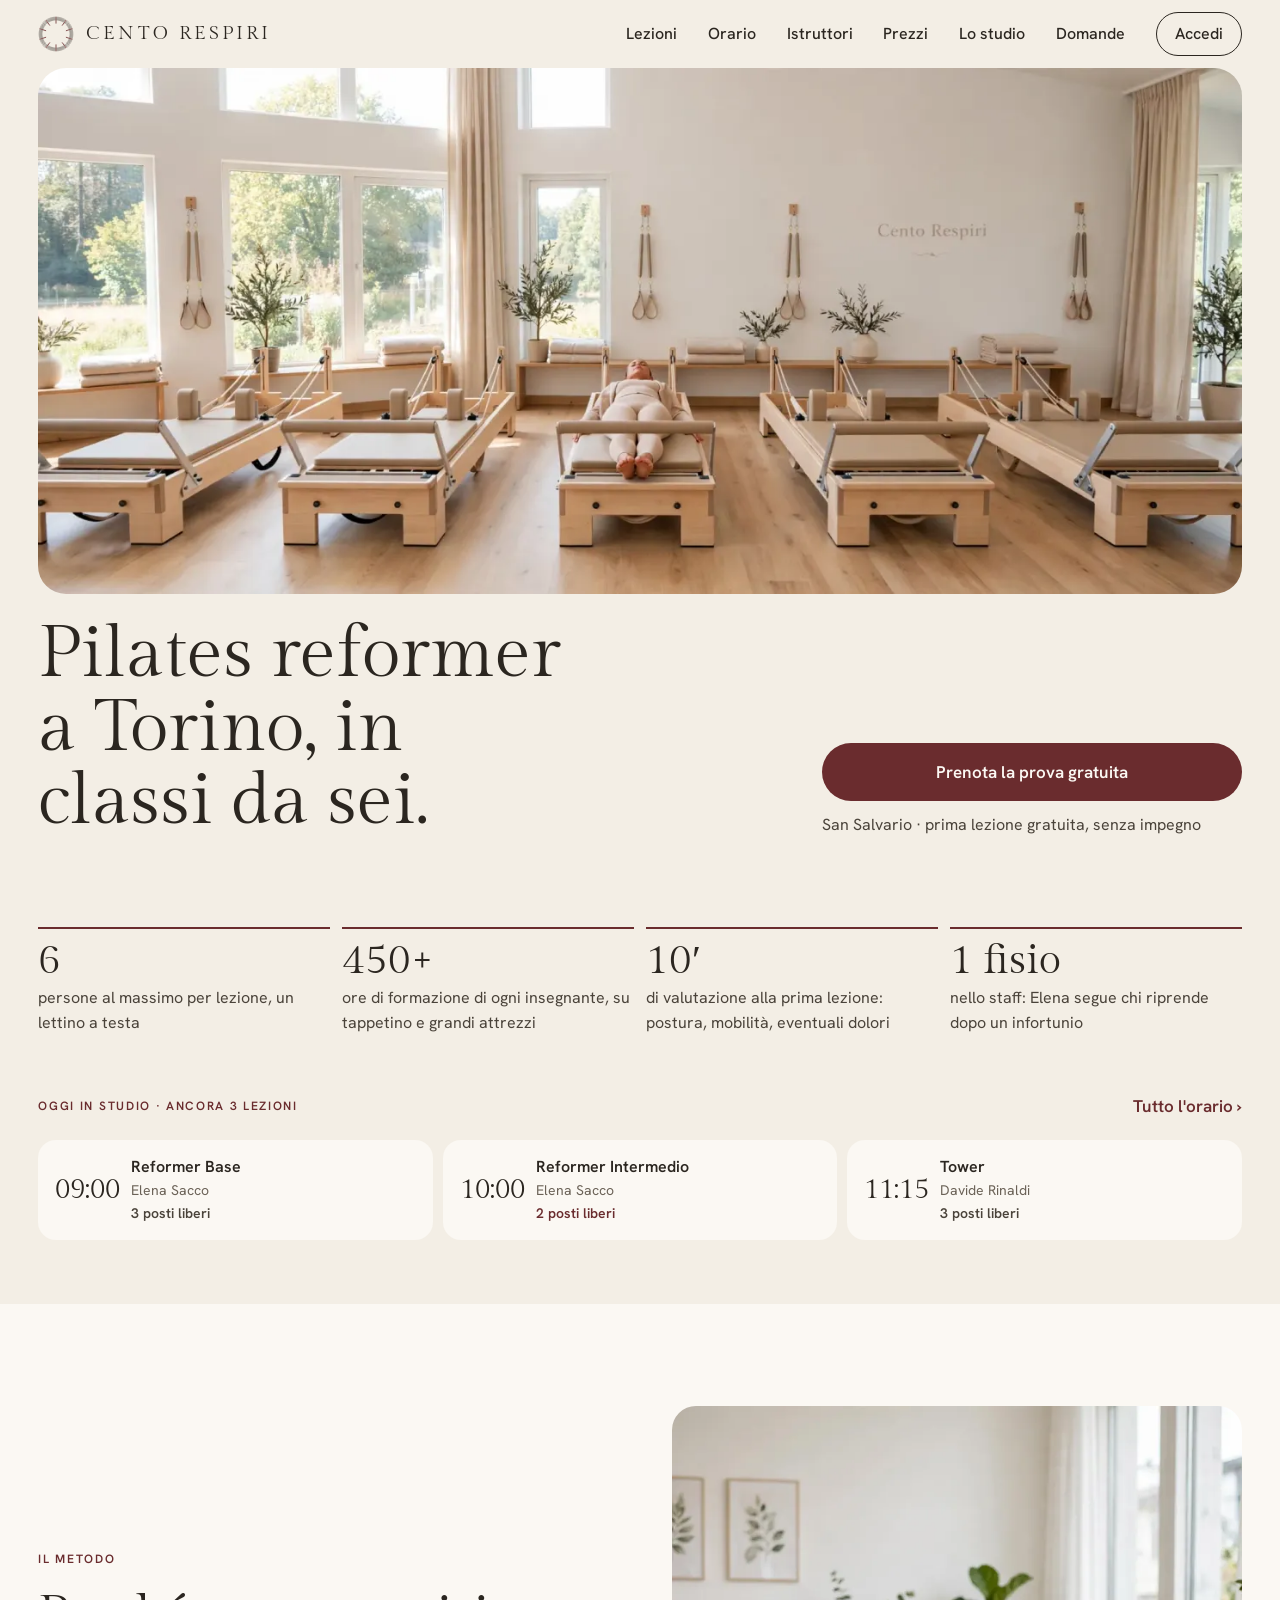
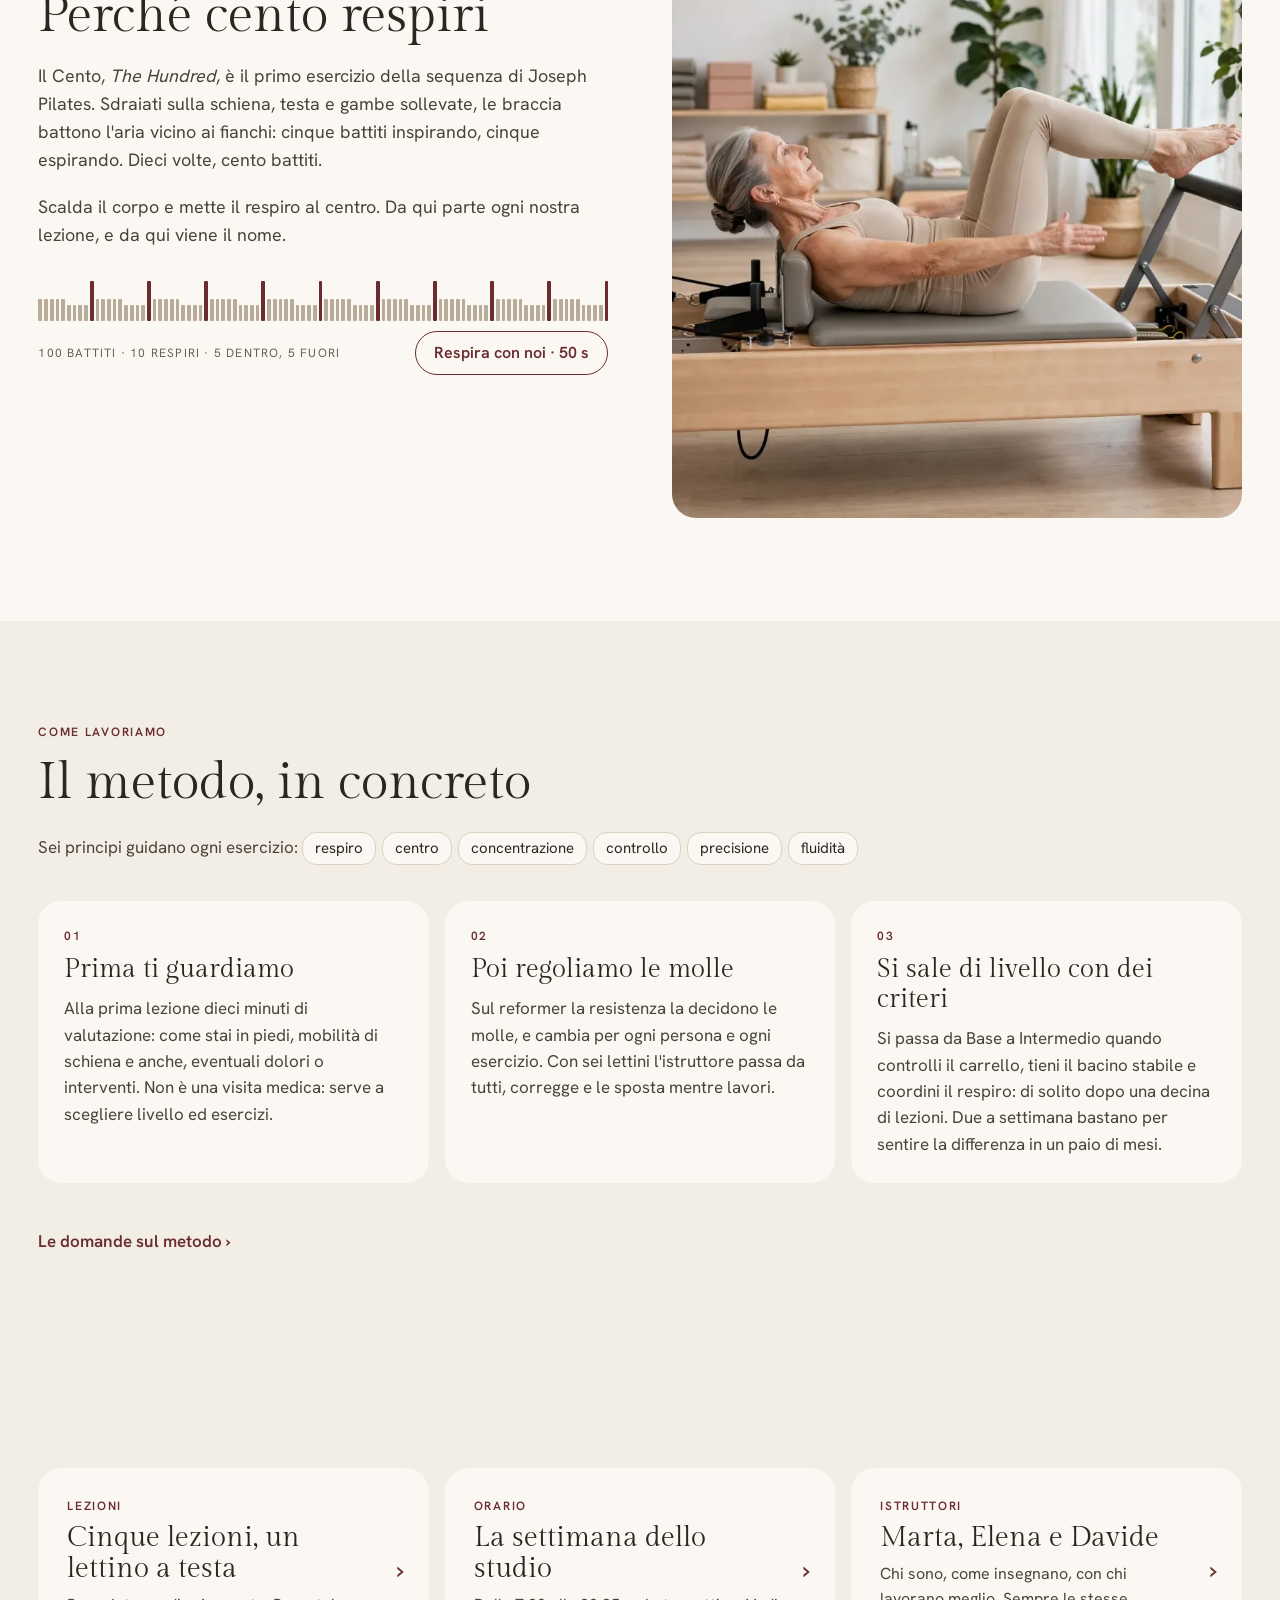
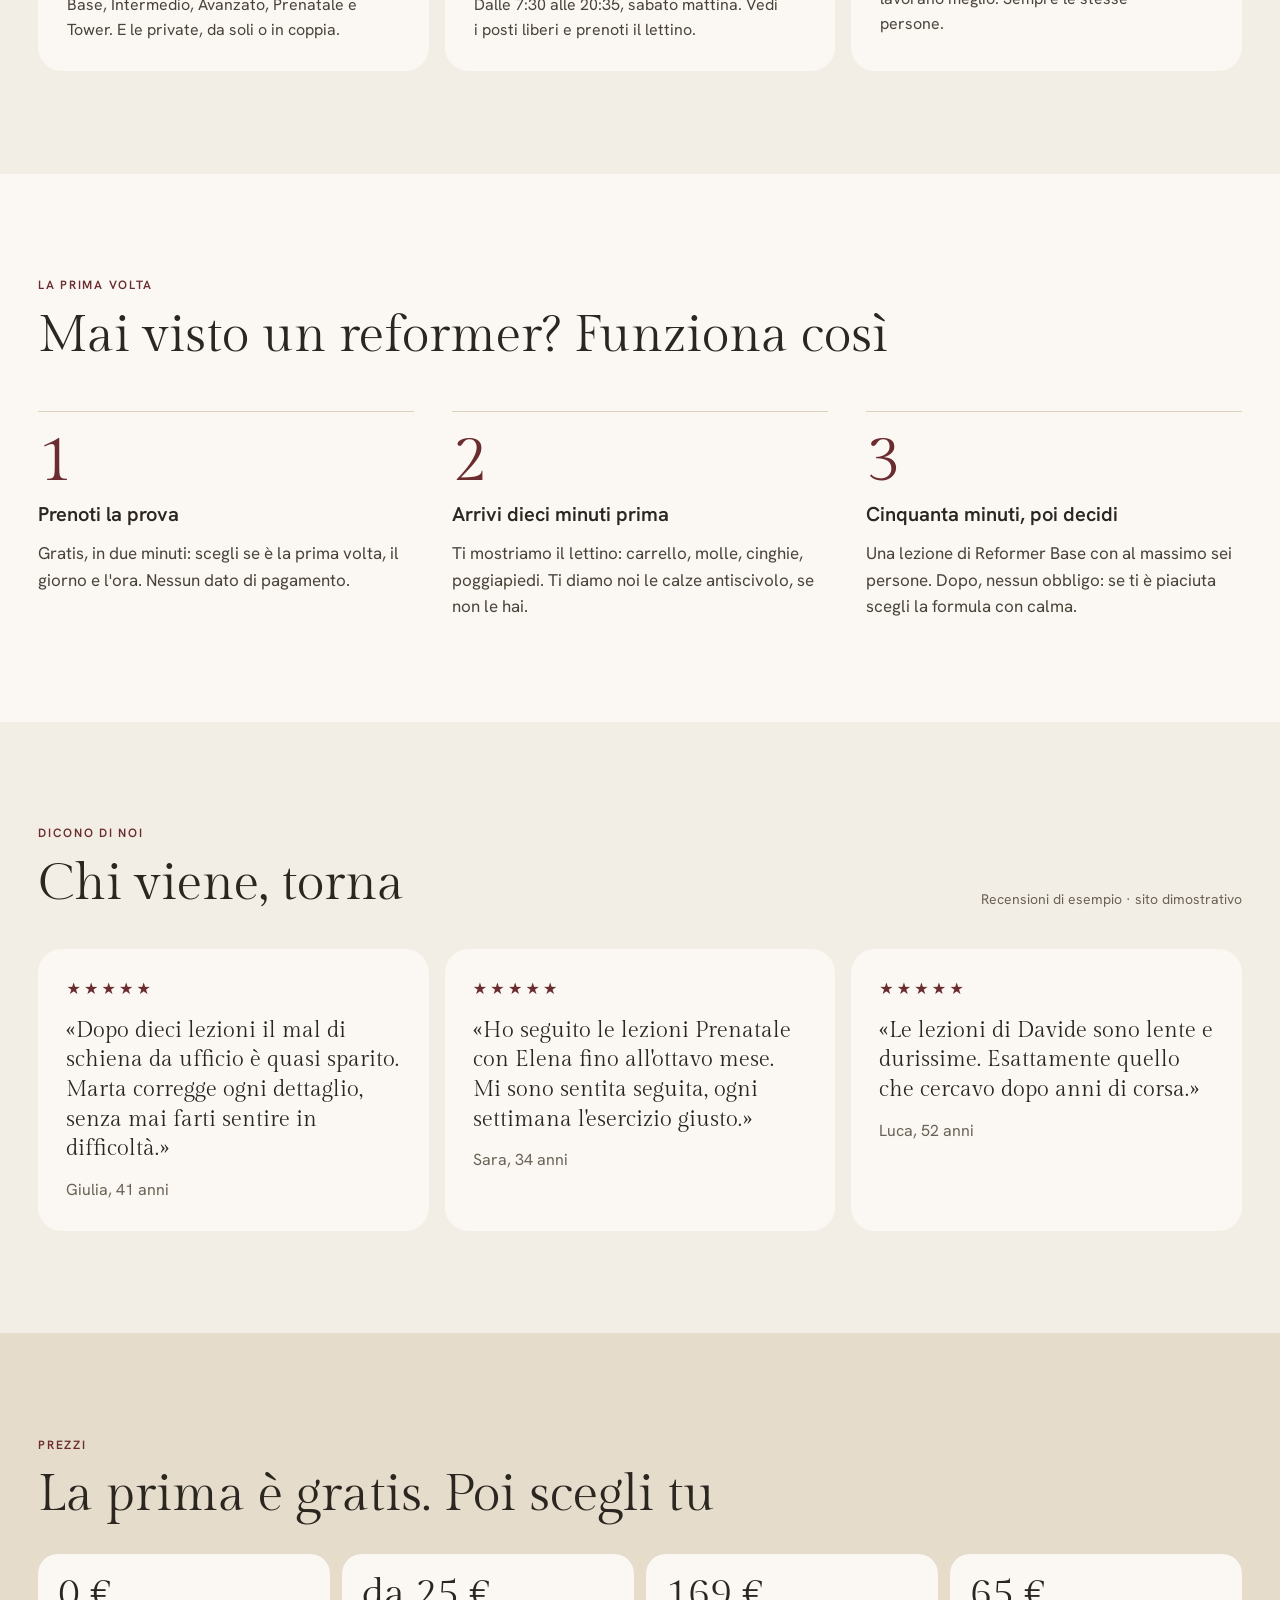
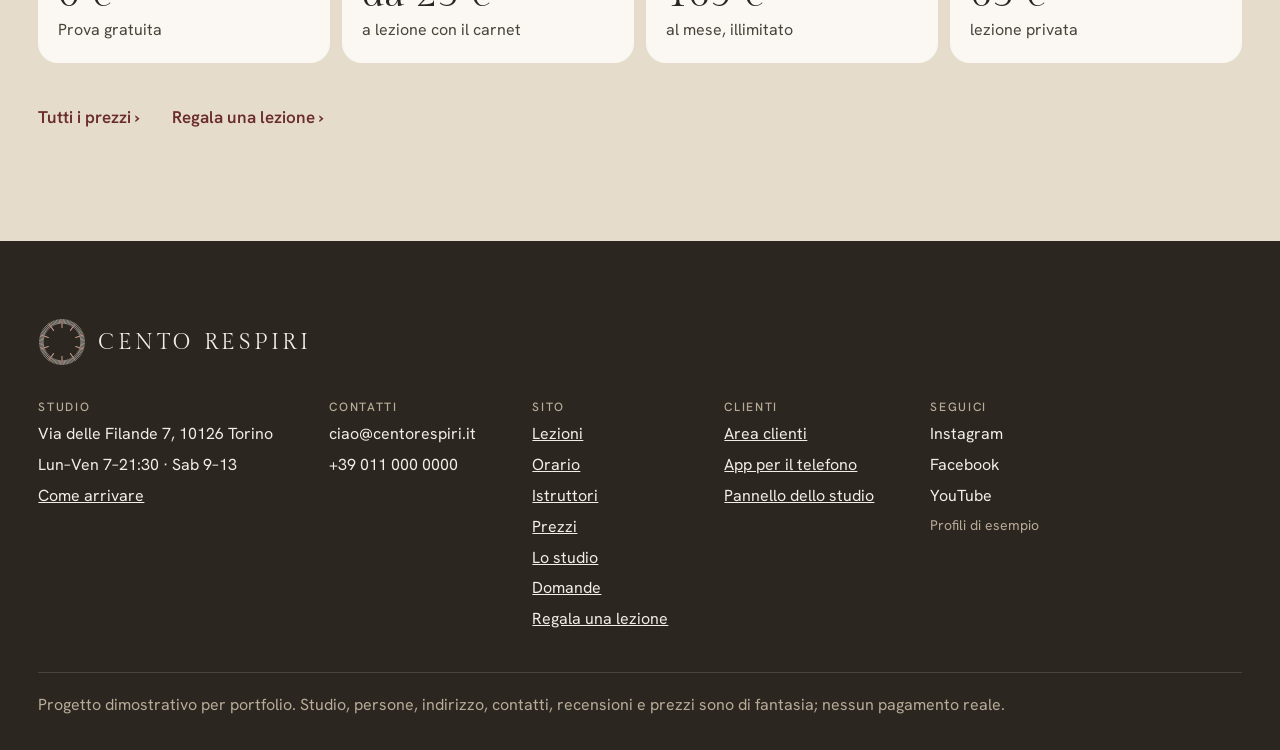
<file: index.html>
<!DOCTYPE html>
<html lang="it">
<head>
<meta charset="utf-8">
<meta name="viewport" content="width=device-width, initial-scale=1, viewport-fit=cover">
<meta name="robots" content="noindex, nofollow">
<title>Cento Respiri · Pilates reformer a Torino</title>
<meta name="description" content="Studio di pilates reformer a San Salvario, Torino: classi da sei, prima lezione gratuita, prenotazione dall'app. Progetto dimostrativo.">
<meta name="theme-color" content="#F3EEE5">
<link rel="icon" type="image/png" sizes="32x32" href="assets/icone/favicon-32.png">
<link rel="apple-touch-icon" href="assets/icone/icona-180.png">
<link rel="preload" href="assets/fonts/gilda-display-latin.woff2" as="font" type="font/woff2" crossorigin>
<link rel="preload" href="assets/fonts/hanken-grotesk-latin.woff2" as="font" type="font/woff2" crossorigin>
<link rel="stylesheet" href="assets/css/base.css?v=9">
<link rel="stylesheet" href="assets/css/sito.css?v=9">
<meta property="og:title" content="Cento Respiri · Pilates reformer a Torino">
<meta property="og:description" content="Studio di pilates reformer a San Salvario, Torino: classi da sei, prima lezione gratuita, prenotazione dall'app.">
<meta property="og:type" content="website">
<meta property="og:image" content="https://chillguyzofficial-spec.github.io/Studio-Pilates-APP-e-SITO/assets/og-cento-respiri.jpg">
<meta property="og:image:width" content="1200"><meta property="og:image:height" content="630">
<meta property="og:url" content="https://chillguyzofficial-spec.github.io/Studio-Pilates-APP-e-SITO/">
<meta name="twitter:card" content="summary_large_image">
</head>
<body>
<a class="sr" href="#contenuto">Vai al contenuto</a>
<header class="header">
  <div class="wrap">
    <a class="logo" href="./" aria-label="Cento Respiri, home"><svg viewBox="0 0 100 100" aria-hidden="true" fill="none" stroke="#2B2620" stroke-width="1.1" stroke-linecap="round"><line x1="50" y1="20" x2="50" y2="3" stroke="#6A2C2E" stroke-width="2.2"/><line x1="52.45" y1="11.08" x2="52.95" y2="3.09"/><line x1="54.89" y1="11.31" x2="55.89" y2="3.37"/><line x1="57.31" y1="11.69" x2="58.81" y2="3.83"/><line x1="59.7" y1="12.23" x2="61.69" y2="4.48"/><line x1="62.05" y1="12.91" x2="64.52" y2="5.3"/><line x1="64.36" y1="13.74" x2="67.3" y2="6.3"/><line x1="66.61" y1="14.71" x2="70.01" y2="7.47"/><line x1="68.79" y1="15.82" x2="72.64" y2="8.81"/><line x1="70.9" y1="17.07" x2="75.18" y2="10.32"/><line x1="67.63" y1="25.73" x2="77.63" y2="11.98" stroke="#6A2C2E" stroke-width="2.2"/><line x1="74.86" y1="19.95" x2="79.96" y2="13.79"/><line x1="76.7" y1="21.57" x2="82.17" y2="15.74"/><line x1="78.43" y1="23.3" x2="84.26" y2="17.83"/><line x1="80.05" y1="25.14" x2="86.21" y2="20.04"/><line x1="81.55" y1="27.08" x2="88.02" y2="22.37"/><line x1="82.93" y1="29.1" x2="89.68" y2="24.82"/><line x1="84.18" y1="31.21" x2="91.19" y2="27.36"/><line x1="85.29" y1="33.39" x2="92.53" y2="29.99"/><line x1="86.26" y1="35.64" x2="93.7" y2="32.7"/><line x1="78.53" y1="40.73" x2="94.7" y2="35.48" stroke="#6A2C2E" stroke-width="2.2"/><line x1="87.77" y1="40.3" x2="95.52" y2="38.31"/><line x1="88.31" y1="42.69" x2="96.17" y2="41.19"/><line x1="88.69" y1="45.11" x2="96.63" y2="44.11"/><line x1="88.92" y1="47.55" x2="96.91" y2="47.05"/><line x1="89" y1="50" x2="97" y2="50"/><line x1="88.92" y1="52.45" x2="96.91" y2="52.95"/><line x1="88.69" y1="54.89" x2="96.63" y2="55.89"/><line x1="88.31" y1="57.31" x2="96.17" y2="58.81"/><line x1="87.77" y1="59.7" x2="95.52" y2="61.69"/><line x1="78.53" y1="59.27" x2="94.7" y2="64.52" stroke="#6A2C2E" stroke-width="2.2"/><line x1="86.26" y1="64.36" x2="93.7" y2="67.3"/><line x1="85.29" y1="66.61" x2="92.53" y2="70.01"/><line x1="84.18" y1="68.79" x2="91.19" y2="72.64"/><line x1="82.93" y1="70.9" x2="89.68" y2="75.18"/><line x1="81.55" y1="72.92" x2="88.02" y2="77.63"/><line x1="80.05" y1="74.86" x2="86.21" y2="79.96"/><line x1="78.43" y1="76.7" x2="84.26" y2="82.17"/><line x1="76.7" y1="78.43" x2="82.17" y2="84.26"/><line x1="74.86" y1="80.05" x2="79.96" y2="86.21"/><line x1="67.63" y1="74.27" x2="77.63" y2="88.02" stroke="#6A2C2E" stroke-width="2.2"/><line x1="70.9" y1="82.93" x2="75.18" y2="89.68"/><line x1="68.79" y1="84.18" x2="72.64" y2="91.19"/><line x1="66.61" y1="85.29" x2="70.01" y2="92.53"/><line x1="64.36" y1="86.26" x2="67.3" y2="93.7"/><line x1="62.05" y1="87.09" x2="64.52" y2="94.7"/><line x1="59.7" y1="87.77" x2="61.69" y2="95.52"/><line x1="57.31" y1="88.31" x2="58.81" y2="96.17"/><line x1="54.89" y1="88.69" x2="55.89" y2="96.63"/><line x1="52.45" y1="88.92" x2="52.95" y2="96.91"/><line x1="50" y1="80" x2="50" y2="97" stroke="#6A2C2E" stroke-width="2.2"/><line x1="47.55" y1="88.92" x2="47.05" y2="96.91"/><line x1="45.11" y1="88.69" x2="44.11" y2="96.63"/><line x1="42.69" y1="88.31" x2="41.19" y2="96.17"/><line x1="40.3" y1="87.77" x2="38.31" y2="95.52"/><line x1="37.95" y1="87.09" x2="35.48" y2="94.7"/><line x1="35.64" y1="86.26" x2="32.7" y2="93.7"/><line x1="33.39" y1="85.29" x2="29.99" y2="92.53"/><line x1="31.21" y1="84.18" x2="27.36" y2="91.19"/><line x1="29.1" y1="82.93" x2="24.82" y2="89.68"/><line x1="32.37" y1="74.27" x2="22.37" y2="88.02" stroke="#6A2C2E" stroke-width="2.2"/><line x1="25.14" y1="80.05" x2="20.04" y2="86.21"/><line x1="23.3" y1="78.43" x2="17.83" y2="84.26"/><line x1="21.57" y1="76.7" x2="15.74" y2="82.17"/><line x1="19.95" y1="74.86" x2="13.79" y2="79.96"/><line x1="18.45" y1="72.92" x2="11.98" y2="77.63"/><line x1="17.07" y1="70.9" x2="10.32" y2="75.18"/><line x1="15.82" y1="68.79" x2="8.81" y2="72.64"/><line x1="14.71" y1="66.61" x2="7.47" y2="70.01"/><line x1="13.74" y1="64.36" x2="6.3" y2="67.3"/><line x1="21.47" y1="59.27" x2="5.3" y2="64.52" stroke="#6A2C2E" stroke-width="2.2"/><line x1="12.23" y1="59.7" x2="4.48" y2="61.69"/><line x1="11.69" y1="57.31" x2="3.83" y2="58.81"/><line x1="11.31" y1="54.89" x2="3.37" y2="55.89"/><line x1="11.08" y1="52.45" x2="3.09" y2="52.95"/><line x1="11" y1="50" x2="3" y2="50"/><line x1="11.08" y1="47.55" x2="3.09" y2="47.05"/><line x1="11.31" y1="45.11" x2="3.37" y2="44.11"/><line x1="11.69" y1="42.69" x2="3.83" y2="41.19"/><line x1="12.23" y1="40.3" x2="4.48" y2="38.31"/><line x1="21.47" y1="40.73" x2="5.3" y2="35.48" stroke="#6A2C2E" stroke-width="2.2"/><line x1="13.74" y1="35.64" x2="6.3" y2="32.7"/><line x1="14.71" y1="33.39" x2="7.47" y2="29.99"/><line x1="15.82" y1="31.21" x2="8.81" y2="27.36"/><line x1="17.07" y1="29.1" x2="10.32" y2="24.82"/><line x1="18.45" y1="27.08" x2="11.98" y2="22.37"/><line x1="19.95" y1="25.14" x2="13.79" y2="20.04"/><line x1="21.57" y1="23.3" x2="15.74" y2="17.83"/><line x1="23.3" y1="21.57" x2="17.83" y2="15.74"/><line x1="25.14" y1="19.95" x2="20.04" y2="13.79"/><line x1="32.37" y1="25.73" x2="22.37" y2="11.98" stroke="#6A2C2E" stroke-width="2.2"/><line x1="29.1" y1="17.07" x2="24.82" y2="10.32"/><line x1="31.21" y1="15.82" x2="27.36" y2="8.81"/><line x1="33.39" y1="14.71" x2="29.99" y2="7.47"/><line x1="35.64" y1="13.74" x2="32.7" y2="6.3"/><line x1="37.95" y1="12.91" x2="35.48" y2="5.3"/><line x1="40.3" y1="12.23" x2="38.31" y2="4.48"/><line x1="42.69" y1="11.69" x2="41.19" y2="3.83"/><line x1="45.11" y1="11.31" x2="44.11" y2="3.37"/><line x1="47.55" y1="11.08" x2="47.05" y2="3.09"/></svg><b>CENTO RESPIRI</b></a>
    <nav aria-label="Principale">
      <a class="solo-pc" href="lezioni.html">Lezioni</a>
      <a class="solo-pc" href="orario.html">Orario</a>
      <a class="solo-pc" href="istruttori.html">Istruttori</a>
      <a class="solo-pc" href="prezzi.html">Prezzi</a>
      <a class="solo-pc" href="studio.html">Lo studio</a>
      <a class="solo-pc" href="domande.html">Domande</a>
      <a class="accedi" href="area/">Accedi</a>
      <button class="menu-btn" type="button" aria-expanded="false" aria-controls="menu-tel">Menu</button>
    </nav>
  </div>
  <div class="menu-tel" id="menu-tel" hidden>
    <nav aria-label="Pagine">
      <a href="./" aria-current="page">Home</a>
      <a href="lezioni.html">Lezioni</a>
      <a href="orario.html">Orario</a>
      <a href="istruttori.html">Istruttori</a>
      <a href="prezzi.html">Prezzi</a>
      <a href="studio.html">Lo studio</a>
      <a href="domande.html">Domande</a>
    </nav>
    <div class="menu-tel__giu">
      <a class="btn" href="area/#prova">Prenota la prova gratuita</a>
      <a class="btn btn--bordo" href="area/">Accedi all'area clienti</a>
      <div class="menu-tel__link"><a href="app/">App per il telefono</a></div>
    </div>
  </div>
</header>
<main id="contenuto">

<section class="apertura wrap">
  <div class="apertura__foto"><img class="foto" src="assets/foto/800/sito-apertura.webp" srcset="assets/foto/480/sito-apertura.webp 480w, assets/foto/800/sito-apertura.webp 800w, assets/foto/1400/sito-apertura.webp 1400w, assets/foto/sito-apertura.webp 1920w" sizes="(max-width:1376px) 100vw, 1344px" alt="La sala di Cento Respiri con i reformer in legno" fetchpriority="high" decoding="async"></div>
  <div class="apertura__sotto">
    <h1>Pilates reformer a Torino, in classi da sei.</h1>
    <div class="apertura__cta">
      <a class="btn" href="area/#prova">Prenota la prova gratuita</a>
      <div>San Salvario · prima lezione gratuita, senza impegno</div>
    </div>
  </div>
</section>
<section class="wrap fatti" aria-label="Lo studio in quattro numeri">
  <div><b>6</b><span>persone al massimo per lezione, un lettino a testa</span></div>
  <div><b>450+</b><span>ore di formazione di ogni insegnante, su tappetino e grandi attrezzi</span></div>
  <div><b>10′</b><span>di valutazione alla prima lezione: postura, mobilità, eventuali dolori</span></div>
  <div><b>1 fisio</b><span>nello staff: Elena segue chi riprende dopo un infortunio</span></div>
</section>
<section class="wrap oggi-studio" data-oggi-studio aria-live="polite" hidden></section>

<section class="fondo-carta" id="metodo">
  <div class="wrap sez metodo">
    <div class="metodo__testo">
      <div class="eti">Il metodo</div>
      <h2 class="h2">Perché cento respiri</h2>
      <p class="p-grande">Il Cento, <i>The Hundred</i>, è il primo esercizio della sequenza di Joseph Pilates. Sdraiati sulla schiena, testa e gambe sollevate, le braccia battono l'aria vicino ai fianchi: cinque battiti inspirando, cinque espirando. Dieci volte, cento battiti.</p>
      <p class="p-grande">Scalda il corpo e mette il respiro al centro. Da qui parte ogni nostra lezione, e da qui viene il nome.</p>
      <div class="battiti" data-battiti>
        <div class="battiti__barre" aria-hidden="true"><span></span><span></span><span></span><span></span><span></span><span class="f"></span><span class="f"></span><span class="f"></span><span class="f"></span><span class="r"></span><span></span><span></span><span></span><span></span><span></span><span class="f"></span><span class="f"></span><span class="f"></span><span class="f"></span><span class="r"></span><span></span><span></span><span></span><span></span><span></span><span class="f"></span><span class="f"></span><span class="f"></span><span class="f"></span><span class="r"></span><span></span><span></span><span></span><span></span><span></span><span class="f"></span><span class="f"></span><span class="f"></span><span class="f"></span><span class="r"></span><span></span><span></span><span></span><span></span><span></span><span class="f"></span><span class="f"></span><span class="f"></span><span class="f"></span><span class="r"></span><span></span><span></span><span></span><span></span><span></span><span class="f"></span><span class="f"></span><span class="f"></span><span class="f"></span><span class="r"></span><span></span><span></span><span></span><span></span><span></span><span class="f"></span><span class="f"></span><span class="f"></span><span class="f"></span><span class="r"></span><span></span><span></span><span></span><span></span><span></span><span class="f"></span><span class="f"></span><span class="f"></span><span class="f"></span><span class="r"></span><span></span><span></span><span></span><span></span><span></span><span class="f"></span><span class="f"></span><span class="f"></span><span class="f"></span><span class="r"></span><span></span><span></span><span></span><span></span><span></span><span class="f"></span><span class="f"></span><span class="f"></span><span class="f"></span><span class="r"></span></div>
        <div class="battiti__riga">
          <div class="battiti__dida" aria-live="polite">100 battiti · 10 respiri · 5 dentro, 5 fuori</div>
          <button class="battiti__btn" type="button">Respira con noi · 50 s</button>
        </div>
      </div>
    </div>
    <div class="r45"><img class="foto" src="assets/foto/800/sito-metodo.webp" srcset="assets/foto/480/sito-metodo.webp 480w, assets/foto/800/sito-metodo.webp 800w, assets/foto/1400/sito-metodo.webp 1400w, assets/foto/sito-metodo.webp 1920w" sizes="(max-width:1000px) 100vw, 640px" alt="Una signora esegue il Cento sul reformer" loading="lazy" decoding="async"></div>
  </div>
</section>

<section class="wrap sez come" aria-labelledby="t-come">
  <div class="testa-riga"><div class="testa"><div class="eti">Come lavoriamo</div><h2 class="h2" id="t-come">Il metodo, in concreto</h2></div>
    <p class="p2">Sei principi guidano ogni esercizio: <span class="principi"><span>respiro</span><span>centro</span><span>concentrazione</span><span>controllo</span><span>precisione</span><span>fluidità</span></span></p></div>
  <ol class="come__passi">
    <li><b>Prima ti guardiamo</b><p>Alla prima lezione dieci minuti di valutazione: come stai in piedi, mobilità di schiena e anche, eventuali dolori o interventi. Non è una visita medica: serve a scegliere livello ed esercizi.</p></li>
    <li><b>Poi regoliamo le molle</b><p>Sul reformer la resistenza la decidono le molle, e cambia per ogni persona e ogni esercizio. Con sei lettini l'istruttore passa da tutti, corregge e le sposta mentre lavori.</p></li>
    <li><b>Si sale di livello con dei criteri</b><p>Si passa da Base a Intermedio quando controlli il carrello, tieni il bacino stabile e coordini il respiro: di solito dopo una decina di lezioni. Due a settimana bastano per sentire la differenza in un paio di mesi.</p></li>
  </ol>
  <a class="link-freccia" href="domande.html#il-metodo">Le domande sul metodo ›</a>
</section>

<section class="wrap sez vie" aria-label="Da dove partire">
  <a class="via" href="lezioni.html"><span class="eti">Lezioni</span><b>Cinque lezioni, un lettino a testa</b><span>Base, Intermedio, Avanzato, Prenatale e Tower. E le private, da soli o in coppia.</span><i aria-hidden="true">›</i></a>
  <a class="via" href="orario.html"><span class="eti">Orario</span><b>La settimana dello studio</b><span>Dalle 7:30 alle 20:35, sabato mattina. Vedi i posti liberi e prenoti il lettino.</span><i aria-hidden="true">›</i></a>
  <a class="via" href="istruttori.html"><span class="eti">Istruttori</span><b>Marta, Elena e Davide</b><span>Chi sono, come insegnano, con chi lavorano meglio. Sempre le stesse persone.</span><i aria-hidden="true">›</i></a>
</section>

<section class="fondo-carta">
  <div class="wrap sez prima" aria-labelledby="t-prima">
    <div class="testa"><div class="eti">La prima volta</div><h2 class="h2" id="t-prima">Mai visto un reformer? Funziona così</h2></div>
    <ol class="passi3">
      <li><b>1</b><h3>Prenoti la prova</h3><p>Gratis, in due minuti: scegli se è la prima volta, il giorno e l'ora. Nessun dato di pagamento.</p></li>
      <li><b>2</b><h3>Arrivi dieci minuti prima</h3><p>Ti mostriamo il lettino: carrello, molle, cinghie, poggiapiedi. Ti diamo noi le calze antiscivolo, se non le hai.</p></li>
      <li><b>3</b><h3>Cinquanta minuti, poi decidi</h3><p>Una lezione di Reformer Base con al massimo sei persone. Dopo, nessun obbligo: se ti è piaciuta scegli la formula con calma.</p></li>
    </ol>
  </div>
</section>

<section class="wrap sez recensioni" aria-labelledby="t-rec">
  <div class="testa-riga"><div class="testa"><div class="eti">Dicono di noi</div><h2 class="h2" id="t-rec">Chi viene, torna</h2></div><p class="p2 rec__nota">Recensioni di esempio · sito dimostrativo</p></div>
  <div class="rec__griglia">
    <figure class="rec"><div class="rec__stelle" aria-label="5 stelle su 5">★★★★★</div><blockquote>«Dopo dieci lezioni il mal di schiena da ufficio è quasi sparito. Marta corregge ogni dettaglio, senza mai farti sentire in difficoltà.»</blockquote><figcaption>Giulia, 41 anni</figcaption></figure>
    <figure class="rec"><div class="rec__stelle" aria-label="5 stelle su 5">★★★★★</div><blockquote>«Ho seguito le lezioni Prenatale con Elena fino all'ottavo mese. Mi sono sentita seguita, ogni settimana l'esercizio giusto.»</blockquote><figcaption>Sara, 34 anni</figcaption></figure>
    <figure class="rec"><div class="rec__stelle" aria-label="5 stelle su 5">★★★★★</div><blockquote>«Le lezioni di Davide sono lente e durissime. Esattamente quello che cercavo dopo anni di corsa.»</blockquote><figcaption>Luca, 52 anni</figcaption></figure>
  </div>
</section>

<section class="fondo-sabbia">
  <div class="wrap sez assaggio">
    <div class="testa"><div class="eti">Prezzi</div><h2 class="h2">La prima è gratis. Poi scegli tu</h2></div>
    <ul class="assaggio__lista">
      <li><b>0 €</b><span>Prova gratuita</span></li>
      <li><b>da 25 €</b><span>a lezione con il carnet</span></li>
      <li><b>169 €</b><span>al mese, illimitato</span></li>
      <li><b>65 €</b><span>lezione privata</span></li>
    </ul>
    <div class="assaggio__link"><a class="link-freccia" href="prezzi.html">Tutti i prezzi ›</a><a class="link-freccia" href="regala.html">Regala una lezione ›</a></div>
  </div>
</section>
</main>
<footer class="footer">
  <div class="wrap">
    <div class="footer__alto">
      <a class="logo" href="./" aria-label="Cento Respiri, home"><svg viewBox="0 0 100 100" aria-hidden="true" fill="none" stroke="#F3EEE5" stroke-width="1.1" stroke-linecap="round"><line x1="50" y1="20" x2="50" y2="3" stroke="#C99A8F" stroke-width="2.2"/><line x1="52.45" y1="11.08" x2="52.95" y2="3.09"/><line x1="54.89" y1="11.31" x2="55.89" y2="3.37"/><line x1="57.31" y1="11.69" x2="58.81" y2="3.83"/><line x1="59.7" y1="12.23" x2="61.69" y2="4.48"/><line x1="62.05" y1="12.91" x2="64.52" y2="5.3"/><line x1="64.36" y1="13.74" x2="67.3" y2="6.3"/><line x1="66.61" y1="14.71" x2="70.01" y2="7.47"/><line x1="68.79" y1="15.82" x2="72.64" y2="8.81"/><line x1="70.9" y1="17.07" x2="75.18" y2="10.32"/><line x1="67.63" y1="25.73" x2="77.63" y2="11.98" stroke="#C99A8F" stroke-width="2.2"/><line x1="74.86" y1="19.95" x2="79.96" y2="13.79"/><line x1="76.7" y1="21.57" x2="82.17" y2="15.74"/><line x1="78.43" y1="23.3" x2="84.26" y2="17.83"/><line x1="80.05" y1="25.14" x2="86.21" y2="20.04"/><line x1="81.55" y1="27.08" x2="88.02" y2="22.37"/><line x1="82.93" y1="29.1" x2="89.68" y2="24.82"/><line x1="84.18" y1="31.21" x2="91.19" y2="27.36"/><line x1="85.29" y1="33.39" x2="92.53" y2="29.99"/><line x1="86.26" y1="35.64" x2="93.7" y2="32.7"/><line x1="78.53" y1="40.73" x2="94.7" y2="35.48" stroke="#C99A8F" stroke-width="2.2"/><line x1="87.77" y1="40.3" x2="95.52" y2="38.31"/><line x1="88.31" y1="42.69" x2="96.17" y2="41.19"/><line x1="88.69" y1="45.11" x2="96.63" y2="44.11"/><line x1="88.92" y1="47.55" x2="96.91" y2="47.05"/><line x1="89" y1="50" x2="97" y2="50"/><line x1="88.92" y1="52.45" x2="96.91" y2="52.95"/><line x1="88.69" y1="54.89" x2="96.63" y2="55.89"/><line x1="88.31" y1="57.31" x2="96.17" y2="58.81"/><line x1="87.77" y1="59.7" x2="95.52" y2="61.69"/><line x1="78.53" y1="59.27" x2="94.7" y2="64.52" stroke="#C99A8F" stroke-width="2.2"/><line x1="86.26" y1="64.36" x2="93.7" y2="67.3"/><line x1="85.29" y1="66.61" x2="92.53" y2="70.01"/><line x1="84.18" y1="68.79" x2="91.19" y2="72.64"/><line x1="82.93" y1="70.9" x2="89.68" y2="75.18"/><line x1="81.55" y1="72.92" x2="88.02" y2="77.63"/><line x1="80.05" y1="74.86" x2="86.21" y2="79.96"/><line x1="78.43" y1="76.7" x2="84.26" y2="82.17"/><line x1="76.7" y1="78.43" x2="82.17" y2="84.26"/><line x1="74.86" y1="80.05" x2="79.96" y2="86.21"/><line x1="67.63" y1="74.27" x2="77.63" y2="88.02" stroke="#C99A8F" stroke-width="2.2"/><line x1="70.9" y1="82.93" x2="75.18" y2="89.68"/><line x1="68.79" y1="84.18" x2="72.64" y2="91.19"/><line x1="66.61" y1="85.29" x2="70.01" y2="92.53"/><line x1="64.36" y1="86.26" x2="67.3" y2="93.7"/><line x1="62.05" y1="87.09" x2="64.52" y2="94.7"/><line x1="59.7" y1="87.77" x2="61.69" y2="95.52"/><line x1="57.31" y1="88.31" x2="58.81" y2="96.17"/><line x1="54.89" y1="88.69" x2="55.89" y2="96.63"/><line x1="52.45" y1="88.92" x2="52.95" y2="96.91"/><line x1="50" y1="80" x2="50" y2="97" stroke="#C99A8F" stroke-width="2.2"/><line x1="47.55" y1="88.92" x2="47.05" y2="96.91"/><line x1="45.11" y1="88.69" x2="44.11" y2="96.63"/><line x1="42.69" y1="88.31" x2="41.19" y2="96.17"/><line x1="40.3" y1="87.77" x2="38.31" y2="95.52"/><line x1="37.95" y1="87.09" x2="35.48" y2="94.7"/><line x1="35.64" y1="86.26" x2="32.7" y2="93.7"/><line x1="33.39" y1="85.29" x2="29.99" y2="92.53"/><line x1="31.21" y1="84.18" x2="27.36" y2="91.19"/><line x1="29.1" y1="82.93" x2="24.82" y2="89.68"/><line x1="32.37" y1="74.27" x2="22.37" y2="88.02" stroke="#C99A8F" stroke-width="2.2"/><line x1="25.14" y1="80.05" x2="20.04" y2="86.21"/><line x1="23.3" y1="78.43" x2="17.83" y2="84.26"/><line x1="21.57" y1="76.7" x2="15.74" y2="82.17"/><line x1="19.95" y1="74.86" x2="13.79" y2="79.96"/><line x1="18.45" y1="72.92" x2="11.98" y2="77.63"/><line x1="17.07" y1="70.9" x2="10.32" y2="75.18"/><line x1="15.82" y1="68.79" x2="8.81" y2="72.64"/><line x1="14.71" y1="66.61" x2="7.47" y2="70.01"/><line x1="13.74" y1="64.36" x2="6.3" y2="67.3"/><line x1="21.47" y1="59.27" x2="5.3" y2="64.52" stroke="#C99A8F" stroke-width="2.2"/><line x1="12.23" y1="59.7" x2="4.48" y2="61.69"/><line x1="11.69" y1="57.31" x2="3.83" y2="58.81"/><line x1="11.31" y1="54.89" x2="3.37" y2="55.89"/><line x1="11.08" y1="52.45" x2="3.09" y2="52.95"/><line x1="11" y1="50" x2="3" y2="50"/><line x1="11.08" y1="47.55" x2="3.09" y2="47.05"/><line x1="11.31" y1="45.11" x2="3.37" y2="44.11"/><line x1="11.69" y1="42.69" x2="3.83" y2="41.19"/><line x1="12.23" y1="40.3" x2="4.48" y2="38.31"/><line x1="21.47" y1="40.73" x2="5.3" y2="35.48" stroke="#C99A8F" stroke-width="2.2"/><line x1="13.74" y1="35.64" x2="6.3" y2="32.7"/><line x1="14.71" y1="33.39" x2="7.47" y2="29.99"/><line x1="15.82" y1="31.21" x2="8.81" y2="27.36"/><line x1="17.07" y1="29.1" x2="10.32" y2="24.82"/><line x1="18.45" y1="27.08" x2="11.98" y2="22.37"/><line x1="19.95" y1="25.14" x2="13.79" y2="20.04"/><line x1="21.57" y1="23.3" x2="15.74" y2="17.83"/><line x1="23.3" y1="21.57" x2="17.83" y2="15.74"/><line x1="25.14" y1="19.95" x2="20.04" y2="13.79"/><line x1="32.37" y1="25.73" x2="22.37" y2="11.98" stroke="#C99A8F" stroke-width="2.2"/><line x1="29.1" y1="17.07" x2="24.82" y2="10.32"/><line x1="31.21" y1="15.82" x2="27.36" y2="8.81"/><line x1="33.39" y1="14.71" x2="29.99" y2="7.47"/><line x1="35.64" y1="13.74" x2="32.7" y2="6.3"/><line x1="37.95" y1="12.91" x2="35.48" y2="5.3"/><line x1="40.3" y1="12.23" x2="38.31" y2="4.48"/><line x1="42.69" y1="11.69" x2="41.19" y2="3.83"/><line x1="45.11" y1="11.31" x2="44.11" y2="3.37"/><line x1="47.55" y1="11.08" x2="47.05" y2="3.09"/></svg><b>CENTO RESPIRI</b></a>
      <div class="footer__col">
        <div><span class="eti">Studio</span><span>Via delle Filande 7, 10126 Torino</span><span>Lun–Ven 7–21:30 · Sab 9–13</span><a href="studio.html">Come arrivare</a></div>
        <div><span class="eti">Contatti</span><span>ciao@centorespiri.it</span><span>+39 011 000 0000</span></div>
        <div><span class="eti">Sito</span><a href="lezioni.html">Lezioni</a><a href="orario.html">Orario</a><a href="istruttori.html">Istruttori</a><a href="prezzi.html">Prezzi</a><a href="studio.html">Lo studio</a><a href="domande.html">Domande</a><a href="regala.html">Regala una lezione</a></div>
        <div><span class="eti">Clienti</span><a href="area/">Area clienti</a><a href="app/">App per il telefono</a><a href="studio/">Pannello dello studio</a></div>
        <div><span class="eti">Seguici</span><span class="social">Instagram</span><span class="social">Facebook</span><span class="social">YouTube</span><small class="footer__piccolo">Profili di esempio</small></div>
      </div>
    </div>
    <div class="footer__nota">Progetto dimostrativo per portfolio. Studio, persone, indirizzo, contatti, recensioni e prezzi sono di fantasia; nessun pagamento reale.</div>
  </div>
</footer>
<aside class="pop-app" id="pop-app" aria-label="Scarica l'app" hidden>
  <div class="pop-app__qr" aria-hidden="true"></div>
  <a class="pop-app__testo" href="app/">
    <span class="pop-app__icona" aria-hidden="true"><svg viewBox="0 0 100 100" aria-hidden="true" fill="none" stroke="#F3EEE5" stroke-width="1.1" stroke-linecap="round"><line x1="50" y1="20" x2="50" y2="3" stroke="#F3EEE5" stroke-width="2.2"/><line x1="52.45" y1="11.08" x2="52.95" y2="3.09"/><line x1="54.89" y1="11.31" x2="55.89" y2="3.37"/><line x1="57.31" y1="11.69" x2="58.81" y2="3.83"/><line x1="59.7" y1="12.23" x2="61.69" y2="4.48"/><line x1="62.05" y1="12.91" x2="64.52" y2="5.3"/><line x1="64.36" y1="13.74" x2="67.3" y2="6.3"/><line x1="66.61" y1="14.71" x2="70.01" y2="7.47"/><line x1="68.79" y1="15.82" x2="72.64" y2="8.81"/><line x1="70.9" y1="17.07" x2="75.18" y2="10.32"/><line x1="67.63" y1="25.73" x2="77.63" y2="11.98" stroke="#F3EEE5" stroke-width="2.2"/><line x1="74.86" y1="19.95" x2="79.96" y2="13.79"/><line x1="76.7" y1="21.57" x2="82.17" y2="15.74"/><line x1="78.43" y1="23.3" x2="84.26" y2="17.83"/><line x1="80.05" y1="25.14" x2="86.21" y2="20.04"/><line x1="81.55" y1="27.08" x2="88.02" y2="22.37"/><line x1="82.93" y1="29.1" x2="89.68" y2="24.82"/><line x1="84.18" y1="31.21" x2="91.19" y2="27.36"/><line x1="85.29" y1="33.39" x2="92.53" y2="29.99"/><line x1="86.26" y1="35.64" x2="93.7" y2="32.7"/><line x1="78.53" y1="40.73" x2="94.7" y2="35.48" stroke="#F3EEE5" stroke-width="2.2"/><line x1="87.77" y1="40.3" x2="95.52" y2="38.31"/><line x1="88.31" y1="42.69" x2="96.17" y2="41.19"/><line x1="88.69" y1="45.11" x2="96.63" y2="44.11"/><line x1="88.92" y1="47.55" x2="96.91" y2="47.05"/><line x1="89" y1="50" x2="97" y2="50"/><line x1="88.92" y1="52.45" x2="96.91" y2="52.95"/><line x1="88.69" y1="54.89" x2="96.63" y2="55.89"/><line x1="88.31" y1="57.31" x2="96.17" y2="58.81"/><line x1="87.77" y1="59.7" x2="95.52" y2="61.69"/><line x1="78.53" y1="59.27" x2="94.7" y2="64.52" stroke="#F3EEE5" stroke-width="2.2"/><line x1="86.26" y1="64.36" x2="93.7" y2="67.3"/><line x1="85.29" y1="66.61" x2="92.53" y2="70.01"/><line x1="84.18" y1="68.79" x2="91.19" y2="72.64"/><line x1="82.93" y1="70.9" x2="89.68" y2="75.18"/><line x1="81.55" y1="72.92" x2="88.02" y2="77.63"/><line x1="80.05" y1="74.86" x2="86.21" y2="79.96"/><line x1="78.43" y1="76.7" x2="84.26" y2="82.17"/><line x1="76.7" y1="78.43" x2="82.17" y2="84.26"/><line x1="74.86" y1="80.05" x2="79.96" y2="86.21"/><line x1="67.63" y1="74.27" x2="77.63" y2="88.02" stroke="#F3EEE5" stroke-width="2.2"/><line x1="70.9" y1="82.93" x2="75.18" y2="89.68"/><line x1="68.79" y1="84.18" x2="72.64" y2="91.19"/><line x1="66.61" y1="85.29" x2="70.01" y2="92.53"/><line x1="64.36" y1="86.26" x2="67.3" y2="93.7"/><line x1="62.05" y1="87.09" x2="64.52" y2="94.7"/><line x1="59.7" y1="87.77" x2="61.69" y2="95.52"/><line x1="57.31" y1="88.31" x2="58.81" y2="96.17"/><line x1="54.89" y1="88.69" x2="55.89" y2="96.63"/><line x1="52.45" y1="88.92" x2="52.95" y2="96.91"/><line x1="50" y1="80" x2="50" y2="97" stroke="#F3EEE5" stroke-width="2.2"/><line x1="47.55" y1="88.92" x2="47.05" y2="96.91"/><line x1="45.11" y1="88.69" x2="44.11" y2="96.63"/><line x1="42.69" y1="88.31" x2="41.19" y2="96.17"/><line x1="40.3" y1="87.77" x2="38.31" y2="95.52"/><line x1="37.95" y1="87.09" x2="35.48" y2="94.7"/><line x1="35.64" y1="86.26" x2="32.7" y2="93.7"/><line x1="33.39" y1="85.29" x2="29.99" y2="92.53"/><line x1="31.21" y1="84.18" x2="27.36" y2="91.19"/><line x1="29.1" y1="82.93" x2="24.82" y2="89.68"/><line x1="32.37" y1="74.27" x2="22.37" y2="88.02" stroke="#F3EEE5" stroke-width="2.2"/><line x1="25.14" y1="80.05" x2="20.04" y2="86.21"/><line x1="23.3" y1="78.43" x2="17.83" y2="84.26"/><line x1="21.57" y1="76.7" x2="15.74" y2="82.17"/><line x1="19.95" y1="74.86" x2="13.79" y2="79.96"/><line x1="18.45" y1="72.92" x2="11.98" y2="77.63"/><line x1="17.07" y1="70.9" x2="10.32" y2="75.18"/><line x1="15.82" y1="68.79" x2="8.81" y2="72.64"/><line x1="14.71" y1="66.61" x2="7.47" y2="70.01"/><line x1="13.74" y1="64.36" x2="6.3" y2="67.3"/><line x1="21.47" y1="59.27" x2="5.3" y2="64.52" stroke="#F3EEE5" stroke-width="2.2"/><line x1="12.23" y1="59.7" x2="4.48" y2="61.69"/><line x1="11.69" y1="57.31" x2="3.83" y2="58.81"/><line x1="11.31" y1="54.89" x2="3.37" y2="55.89"/><line x1="11.08" y1="52.45" x2="3.09" y2="52.95"/><line x1="11" y1="50" x2="3" y2="50"/><line x1="11.08" y1="47.55" x2="3.09" y2="47.05"/><line x1="11.31" y1="45.11" x2="3.37" y2="44.11"/><line x1="11.69" y1="42.69" x2="3.83" y2="41.19"/><line x1="12.23" y1="40.3" x2="4.48" y2="38.31"/><line x1="21.47" y1="40.73" x2="5.3" y2="35.48" stroke="#F3EEE5" stroke-width="2.2"/><line x1="13.74" y1="35.64" x2="6.3" y2="32.7"/><line x1="14.71" y1="33.39" x2="7.47" y2="29.99"/><line x1="15.82" y1="31.21" x2="8.81" y2="27.36"/><line x1="17.07" y1="29.1" x2="10.32" y2="24.82"/><line x1="18.45" y1="27.08" x2="11.98" y2="22.37"/><line x1="19.95" y1="25.14" x2="13.79" y2="20.04"/><line x1="21.57" y1="23.3" x2="15.74" y2="17.83"/><line x1="23.3" y1="21.57" x2="17.83" y2="15.74"/><line x1="25.14" y1="19.95" x2="20.04" y2="13.79"/><line x1="32.37" y1="25.73" x2="22.37" y2="11.98" stroke="#F3EEE5" stroke-width="2.2"/><line x1="29.1" y1="17.07" x2="24.82" y2="10.32"/><line x1="31.21" y1="15.82" x2="27.36" y2="8.81"/><line x1="33.39" y1="14.71" x2="29.99" y2="7.47"/><line x1="35.64" y1="13.74" x2="32.7" y2="6.3"/><line x1="37.95" y1="12.91" x2="35.48" y2="5.3"/><line x1="40.3" y1="12.23" x2="38.31" y2="4.48"/><line x1="42.69" y1="11.69" x2="41.19" y2="3.83"/><line x1="45.11" y1="11.31" x2="44.11" y2="3.37"/><line x1="47.55" y1="11.08" x2="47.05" y2="3.09"/></svg></span>
    <span><b>Scarica l'app</b><small class="solo-tocco">Prenoti con un tocco e ti avvisiamo se si libera un posto</small><small class="solo-mouse">Inquadra il codice col telefono</small></span>
  </a>
  <button class="pop-app__x" type="button" aria-label="Chiudi">✕</button>
</aside>
<script src="assets/js/qrcode.min.js?v=9" defer></script>
<script src="app/dati.js?v=9" defer></script>
<script src="app/app.js?v=9" defer></script>
<script src="assets/js/sito.js?v=9" defer></script>
<script src="assets/js/vivo.js?v=9" defer></script>
</body>
</html>
</file>
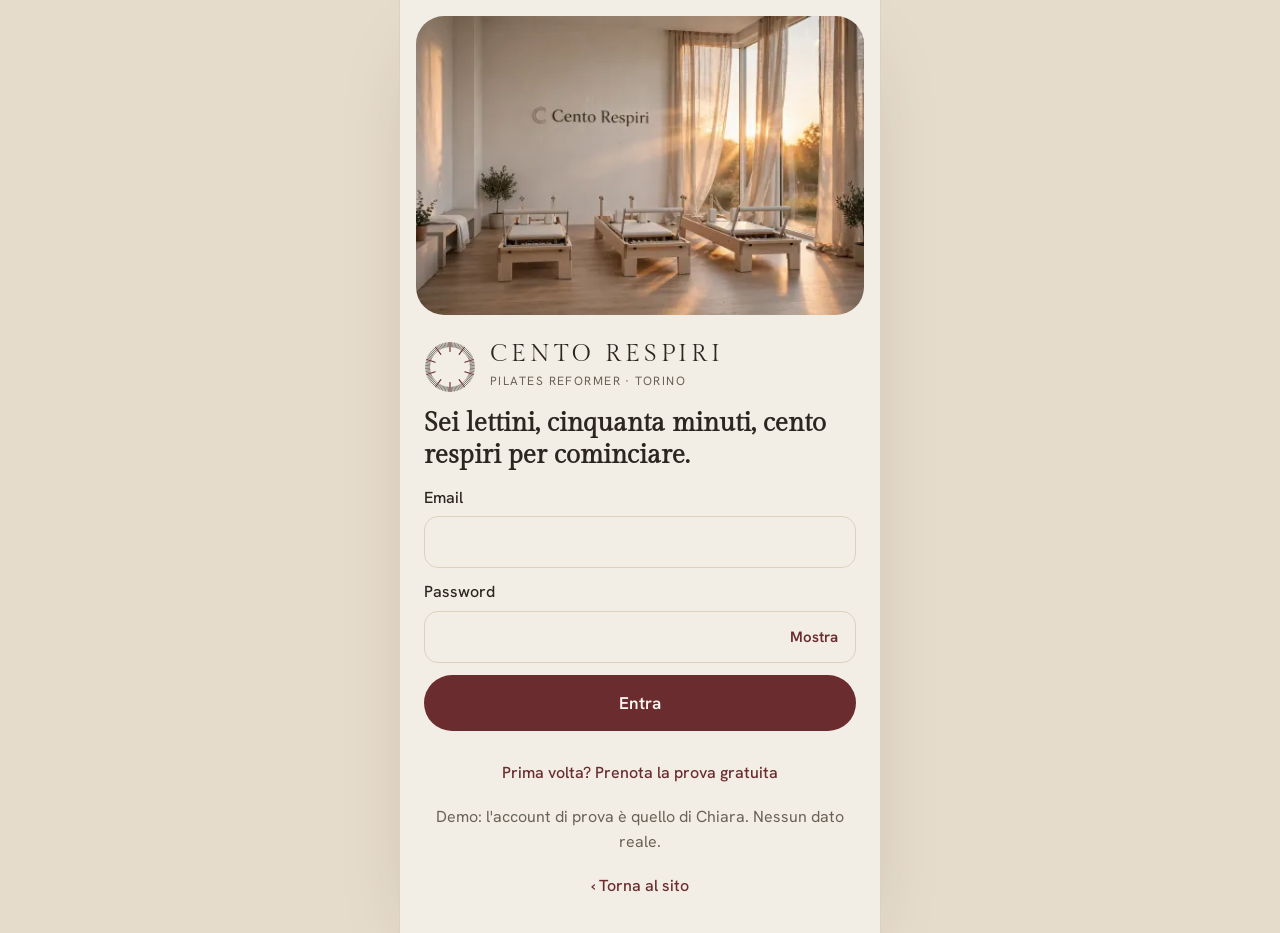
<file: app/index.html>
<!DOCTYPE html>
<html lang="it">
<head>
<meta charset="utf-8">
<meta name="viewport" content="width=device-width, initial-scale=1, viewport-fit=cover">
<meta name="robots" content="noindex, nofollow">
<title>Cento Respiri · App iscritti</title>
<meta name="description" content="App iscritti di Cento Respiri: prenota le lezioni di pilates reformer, lista d'attesa, carnet e QR d'ingresso. Demo.">
<meta name="theme-color" content="#F3EEE5">
<link rel="icon" type="image/png" sizes="32x32" href="../assets/icone/favicon-32.png">
<link rel="apple-touch-icon" href="../assets/icone/icona-180.png">
<link rel="preload" href="../assets/fonts/gilda-display-latin.woff2" as="font" type="font/woff2" crossorigin>
<link rel="preload" href="../assets/fonts/hanken-grotesk-latin.woff2" as="font" type="font/woff2" crossorigin>
<link rel="stylesheet" href="../assets/css/base.css?v=9">
<link rel="stylesheet" href="app.css?v=9">
<link rel="manifest" href="manifest.webmanifest">
<meta name="apple-mobile-web-app-capable" content="yes">
<meta name="mobile-web-app-capable" content="yes">
<meta name="apple-mobile-web-app-status-bar-style" content="default">
<meta name="apple-mobile-web-app-title" content="Cento Respiri">
</head>
<body class="app">
<div id="app" class="app__col" aria-live="polite"></div>
<div id="toast" class="toast" role="status" hidden></div>
<script>window.CR_FOTO={"app-benvenuto":{"src":"../assets/foto/800/app-benvenuto.webp","srcset":"../assets/foto/480/app-benvenuto.webp 480w, ../assets/foto/800/app-benvenuto.webp 800w"},"app-home":{"src":"../assets/foto/800/app-home.webp","srcset":"../assets/foto/480/app-home.webp 480w, ../assets/foto/800/app-home.webp 800w"},"app-lezione-base":{"src":"../assets/foto/800/app-lezione-base.webp","srcset":"../assets/foto/480/app-lezione-base.webp 480w, ../assets/foto/800/app-lezione-base.webp 800w"},"app-lezione-intermedio":{"src":"../assets/foto/800/app-lezione-intermedio.webp","srcset":"../assets/foto/480/app-lezione-intermedio.webp 480w, ../assets/foto/800/app-lezione-intermedio.webp 800w"},"app-lezione-avanzato":{"src":"../assets/foto/800/app-lezione-avanzato.webp","srcset":"../assets/foto/480/app-lezione-avanzato.webp 480w, ../assets/foto/800/app-lezione-avanzato.webp 800w"},"app-lezione-prenatale":{"src":"../assets/foto/800/app-lezione-prenatale.webp","srcset":"../assets/foto/480/app-lezione-prenatale.webp 480w, ../assets/foto/800/app-lezione-prenatale.webp 800w"},"app-lezione-tower":{"src":"../assets/foto/800/app-lezione-tower.webp","srcset":"../assets/foto/480/app-lezione-tower.webp 480w, ../assets/foto/800/app-lezione-tower.webp 800w"},"app-prova":{"src":"../assets/foto/800/app-prova.webp","srcset":"../assets/foto/480/app-prova.webp 480w, ../assets/foto/800/app-prova.webp 800w"}};window.CR_MARCHIO="<svg viewBox=\"0 0 100 100\" aria-hidden=\"true\" fill=\"none\" stroke=\"currentColor\" stroke-width=\"1.1\" stroke-linecap=\"round\"><line x1=\"50\" y1=\"20\" x2=\"50\" y2=\"3\" stroke=\"currentColor\" stroke-width=\"2.2\"/><line x1=\"52.45\" y1=\"11.08\" x2=\"52.95\" y2=\"3.09\"/><line x1=\"54.89\" y1=\"11.31\" x2=\"55.89\" y2=\"3.37\"/><line x1=\"57.31\" y1=\"11.69\" x2=\"58.81\" y2=\"3.83\"/><line x1=\"59.7\" y1=\"12.23\" x2=\"61.69\" y2=\"4.48\"/><line x1=\"62.05\" y1=\"12.91\" x2=\"64.52\" y2=\"5.3\"/><line x1=\"64.36\" y1=\"13.74\" x2=\"67.3\" y2=\"6.3\"/><line x1=\"66.61\" y1=\"14.71\" x2=\"70.01\" y2=\"7.47\"/><line x1=\"68.79\" y1=\"15.82\" x2=\"72.64\" y2=\"8.81\"/><line x1=\"70.9\" y1=\"17.07\" x2=\"75.18\" y2=\"10.32\"/><line x1=\"67.63\" y1=\"25.73\" x2=\"77.63\" y2=\"11.98\" stroke=\"currentColor\" stroke-width=\"2.2\"/><line x1=\"74.86\" y1=\"19.95\" x2=\"79.96\" y2=\"13.79\"/><line x1=\"76.7\" y1=\"21.57\" x2=\"82.17\" y2=\"15.74\"/><line x1=\"78.43\" y1=\"23.3\" x2=\"84.26\" y2=\"17.83\"/><line x1=\"80.05\" y1=\"25.14\" x2=\"86.21\" y2=\"20.04\"/><line x1=\"81.55\" y1=\"27.08\" x2=\"88.02\" y2=\"22.37\"/><line x1=\"82.93\" y1=\"29.1\" x2=\"89.68\" y2=\"24.82\"/><line x1=\"84.18\" y1=\"31.21\" x2=\"91.19\" y2=\"27.36\"/><line x1=\"85.29\" y1=\"33.39\" x2=\"92.53\" y2=\"29.99\"/><line x1=\"86.26\" y1=\"35.64\" x2=\"93.7\" y2=\"32.7\"/><line x1=\"78.53\" y1=\"40.73\" x2=\"94.7\" y2=\"35.48\" stroke=\"currentColor\" stroke-width=\"2.2\"/><line x1=\"87.77\" y1=\"40.3\" x2=\"95.52\" y2=\"38.31\"/><line x1=\"88.31\" y1=\"42.69\" x2=\"96.17\" y2=\"41.19\"/><line x1=\"88.69\" y1=\"45.11\" x2=\"96.63\" y2=\"44.11\"/><line x1=\"88.92\" y1=\"47.55\" x2=\"96.91\" y2=\"47.05\"/><line x1=\"89\" y1=\"50\" x2=\"97\" y2=\"50\"/><line x1=\"88.92\" y1=\"52.45\" x2=\"96.91\" y2=\"52.95\"/><line x1=\"88.69\" y1=\"54.89\" x2=\"96.63\" y2=\"55.89\"/><line x1=\"88.31\" y1=\"57.31\" x2=\"96.17\" y2=\"58.81\"/><line x1=\"87.77\" y1=\"59.7\" x2=\"95.52\" y2=\"61.69\"/><line x1=\"78.53\" y1=\"59.27\" x2=\"94.7\" y2=\"64.52\" stroke=\"currentColor\" stroke-width=\"2.2\"/><line x1=\"86.26\" y1=\"64.36\" x2=\"93.7\" y2=\"67.3\"/><line x1=\"85.29\" y1=\"66.61\" x2=\"92.53\" y2=\"70.01\"/><line x1=\"84.18\" y1=\"68.79\" x2=\"91.19\" y2=\"72.64\"/><line x1=\"82.93\" y1=\"70.9\" x2=\"89.68\" y2=\"75.18\"/><line x1=\"81.55\" y1=\"72.92\" x2=\"88.02\" y2=\"77.63\"/><line x1=\"80.05\" y1=\"74.86\" x2=\"86.21\" y2=\"79.96\"/><line x1=\"78.43\" y1=\"76.7\" x2=\"84.26\" y2=\"82.17\"/><line x1=\"76.7\" y1=\"78.43\" x2=\"82.17\" y2=\"84.26\"/><line x1=\"74.86\" y1=\"80.05\" x2=\"79.96\" y2=\"86.21\"/><line x1=\"67.63\" y1=\"74.27\" x2=\"77.63\" y2=\"88.02\" stroke=\"currentColor\" stroke-width=\"2.2\"/><line x1=\"70.9\" y1=\"82.93\" x2=\"75.18\" y2=\"89.68\"/><line x1=\"68.79\" y1=\"84.18\" x2=\"72.64\" y2=\"91.19\"/><line x1=\"66.61\" y1=\"85.29\" x2=\"70.01\" y2=\"92.53\"/><line x1=\"64.36\" y1=\"86.26\" x2=\"67.3\" y2=\"93.7\"/><line x1=\"62.05\" y1=\"87.09\" x2=\"64.52\" y2=\"94.7\"/><line x1=\"59.7\" y1=\"87.77\" x2=\"61.69\" y2=\"95.52\"/><line x1=\"57.31\" y1=\"88.31\" x2=\"58.81\" y2=\"96.17\"/><line x1=\"54.89\" y1=\"88.69\" x2=\"55.89\" y2=\"96.63\"/><line x1=\"52.45\" y1=\"88.92\" x2=\"52.95\" y2=\"96.91\"/><line x1=\"50\" y1=\"80\" x2=\"50\" y2=\"97\" stroke=\"currentColor\" stroke-width=\"2.2\"/><line x1=\"47.55\" y1=\"88.92\" x2=\"47.05\" y2=\"96.91\"/><line x1=\"45.11\" y1=\"88.69\" x2=\"44.11\" y2=\"96.63\"/><line x1=\"42.69\" y1=\"88.31\" x2=\"41.19\" y2=\"96.17\"/><line x1=\"40.3\" y1=\"87.77\" x2=\"38.31\" y2=\"95.52\"/><line x1=\"37.95\" y1=\"87.09\" x2=\"35.48\" y2=\"94.7\"/><line x1=\"35.64\" y1=\"86.26\" x2=\"32.7\" y2=\"93.7\"/><line x1=\"33.39\" y1=\"85.29\" x2=\"29.99\" y2=\"92.53\"/><line x1=\"31.21\" y1=\"84.18\" x2=\"27.36\" y2=\"91.19\"/><line x1=\"29.1\" y1=\"82.93\" x2=\"24.82\" y2=\"89.68\"/><line x1=\"32.37\" y1=\"74.27\" x2=\"22.37\" y2=\"88.02\" stroke=\"currentColor\" stroke-width=\"2.2\"/><line x1=\"25.14\" y1=\"80.05\" x2=\"20.04\" y2=\"86.21\"/><line x1=\"23.3\" y1=\"78.43\" x2=\"17.83\" y2=\"84.26\"/><line x1=\"21.57\" y1=\"76.7\" x2=\"15.74\" y2=\"82.17\"/><line x1=\"19.95\" y1=\"74.86\" x2=\"13.79\" y2=\"79.96\"/><line x1=\"18.45\" y1=\"72.92\" x2=\"11.98\" y2=\"77.63\"/><line x1=\"17.07\" y1=\"70.9\" x2=\"10.32\" y2=\"75.18\"/><line x1=\"15.82\" y1=\"68.79\" x2=\"8.81\" y2=\"72.64\"/><line x1=\"14.71\" y1=\"66.61\" x2=\"7.47\" y2=\"70.01\"/><line x1=\"13.74\" y1=\"64.36\" x2=\"6.3\" y2=\"67.3\"/><line x1=\"21.47\" y1=\"59.27\" x2=\"5.3\" y2=\"64.52\" stroke=\"currentColor\" stroke-width=\"2.2\"/><line x1=\"12.23\" y1=\"59.7\" x2=\"4.48\" y2=\"61.69\"/><line x1=\"11.69\" y1=\"57.31\" x2=\"3.83\" y2=\"58.81\"/><line x1=\"11.31\" y1=\"54.89\" x2=\"3.37\" y2=\"55.89\"/><line x1=\"11.08\" y1=\"52.45\" x2=\"3.09\" y2=\"52.95\"/><line x1=\"11\" y1=\"50\" x2=\"3\" y2=\"50\"/><line x1=\"11.08\" y1=\"47.55\" x2=\"3.09\" y2=\"47.05\"/><line x1=\"11.31\" y1=\"45.11\" x2=\"3.37\" y2=\"44.11\"/><line x1=\"11.69\" y1=\"42.69\" x2=\"3.83\" y2=\"41.19\"/><line x1=\"12.23\" y1=\"40.3\" x2=\"4.48\" y2=\"38.31\"/><line x1=\"21.47\" y1=\"40.73\" x2=\"5.3\" y2=\"35.48\" stroke=\"currentColor\" stroke-width=\"2.2\"/><line x1=\"13.74\" y1=\"35.64\" x2=\"6.3\" y2=\"32.7\"/><line x1=\"14.71\" y1=\"33.39\" x2=\"7.47\" y2=\"29.99\"/><line x1=\"15.82\" y1=\"31.21\" x2=\"8.81\" y2=\"27.36\"/><line x1=\"17.07\" y1=\"29.1\" x2=\"10.32\" y2=\"24.82\"/><line x1=\"18.45\" y1=\"27.08\" x2=\"11.98\" y2=\"22.37\"/><line x1=\"19.95\" y1=\"25.14\" x2=\"13.79\" y2=\"20.04\"/><line x1=\"21.57\" y1=\"23.3\" x2=\"15.74\" y2=\"17.83\"/><line x1=\"23.3\" y1=\"21.57\" x2=\"17.83\" y2=\"15.74\"/><line x1=\"25.14\" y1=\"19.95\" x2=\"20.04\" y2=\"13.79\"/><line x1=\"32.37\" y1=\"25.73\" x2=\"22.37\" y2=\"11.98\" stroke=\"currentColor\" stroke-width=\"2.2\"/><line x1=\"29.1\" y1=\"17.07\" x2=\"24.82\" y2=\"10.32\"/><line x1=\"31.21\" y1=\"15.82\" x2=\"27.36\" y2=\"8.81\"/><line x1=\"33.39\" y1=\"14.71\" x2=\"29.99\" y2=\"7.47\"/><line x1=\"35.64\" y1=\"13.74\" x2=\"32.7\" y2=\"6.3\"/><line x1=\"37.95\" y1=\"12.91\" x2=\"35.48\" y2=\"5.3\"/><line x1=\"40.3\" y1=\"12.23\" x2=\"38.31\" y2=\"4.48\"/><line x1=\"42.69\" y1=\"11.69\" x2=\"41.19\" y2=\"3.83\"/><line x1=\"45.11\" y1=\"11.31\" x2=\"44.11\" y2=\"3.37\"/><line x1=\"47.55\" y1=\"11.08\" x2=\"47.05\" y2=\"3.09\"/></svg>";window.CR_V="9";</script>
<script src="../assets/js/qrcode.min.js?v=9" defer></script>
<script src="dati.js?v=9" defer></script>
<script src="app.js?v=9" defer></script>
</body>
</html>
</file>
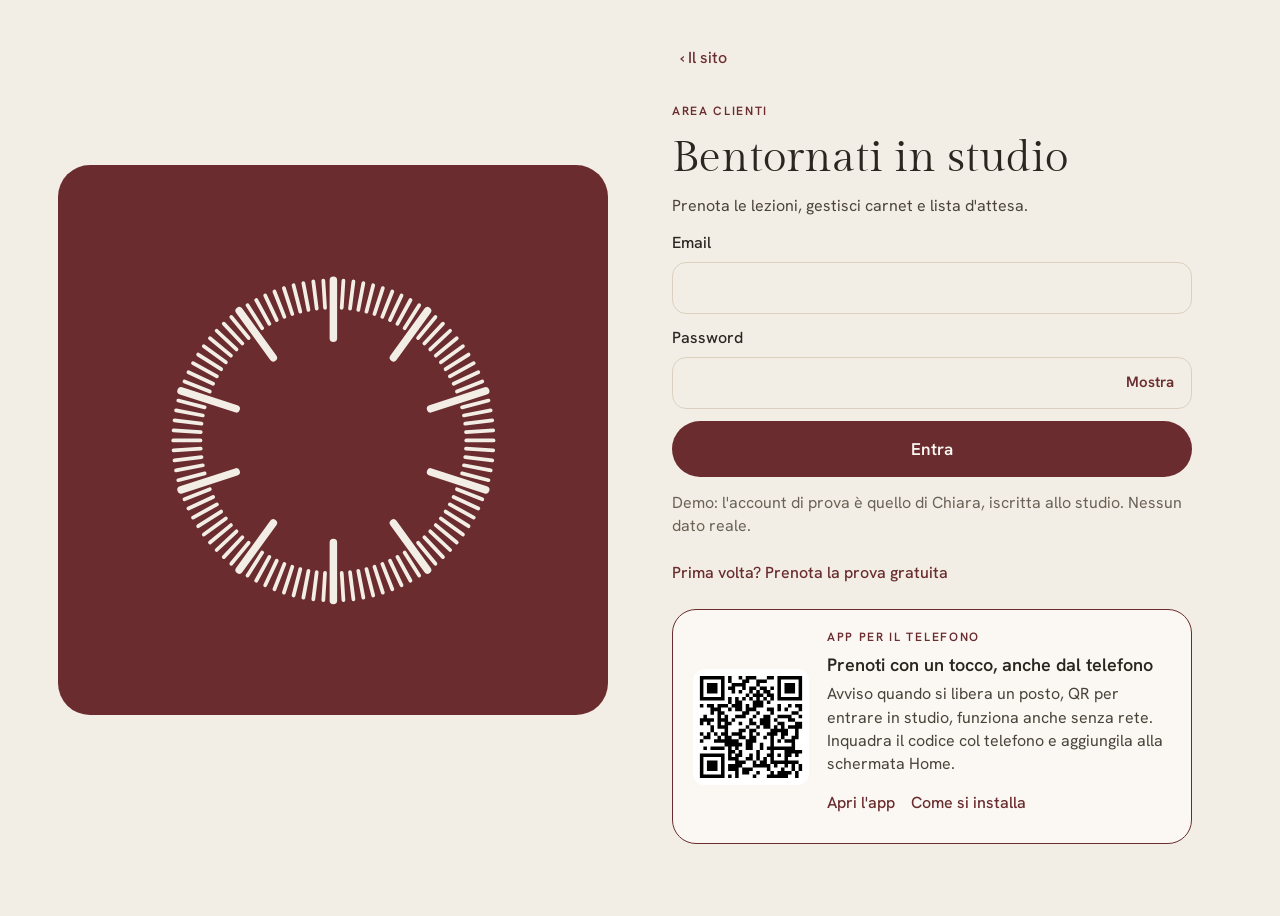
<file: area/index.html>
<!DOCTYPE html>
<html lang="it">
<head>
<meta charset="utf-8">
<meta name="viewport" content="width=device-width, initial-scale=1, viewport-fit=cover">
<meta name="robots" content="noindex, nofollow">
<title>Area clienti · Cento Respiri</title>
<meta name="description" content="Area clienti di Cento Respiri: prenota le lezioni dal computer, gestisci carnet e lista d'attesa. Demo.">
<meta name="theme-color" content="#F3EEE5">
<link rel="icon" type="image/png" sizes="32x32" href="../assets/icone/favicon-32.png">
<link rel="apple-touch-icon" href="../assets/icone/icona-180.png">
<link rel="preload" href="../assets/fonts/gilda-display-latin.woff2" as="font" type="font/woff2" crossorigin>
<link rel="preload" href="../assets/fonts/hanken-grotesk-latin.woff2" as="font" type="font/woff2" crossorigin>
<link rel="stylesheet" href="../assets/css/base.css?v=9">
<link rel="stylesheet" href="../app/app.css?v=9">
<link rel="stylesheet" href="area.css?v=9">
</head>
<body class="app web">
<div id="app" class="app__col" aria-live="polite"></div>
<div id="toast" class="toast" role="status" hidden></div>
<script>window.CR_FOTO={"app-benvenuto":{"src":"../assets/foto/800/app-benvenuto.webp","srcset":"../assets/foto/480/app-benvenuto.webp 480w, ../assets/foto/800/app-benvenuto.webp 800w"},"app-home":{"src":"../assets/foto/800/app-home.webp","srcset":"../assets/foto/480/app-home.webp 480w, ../assets/foto/800/app-home.webp 800w"},"app-lezione-base":{"src":"../assets/foto/800/app-lezione-base.webp","srcset":"../assets/foto/480/app-lezione-base.webp 480w, ../assets/foto/800/app-lezione-base.webp 800w"},"app-lezione-intermedio":{"src":"../assets/foto/800/app-lezione-intermedio.webp","srcset":"../assets/foto/480/app-lezione-intermedio.webp 480w, ../assets/foto/800/app-lezione-intermedio.webp 800w"},"app-lezione-avanzato":{"src":"../assets/foto/800/app-lezione-avanzato.webp","srcset":"../assets/foto/480/app-lezione-avanzato.webp 480w, ../assets/foto/800/app-lezione-avanzato.webp 800w"},"app-lezione-prenatale":{"src":"../assets/foto/800/app-lezione-prenatale.webp","srcset":"../assets/foto/480/app-lezione-prenatale.webp 480w, ../assets/foto/800/app-lezione-prenatale.webp 800w"},"app-lezione-tower":{"src":"../assets/foto/800/app-lezione-tower.webp","srcset":"../assets/foto/480/app-lezione-tower.webp 480w, ../assets/foto/800/app-lezione-tower.webp 800w"},"app-prova":{"src":"../assets/foto/800/app-prova.webp","srcset":"../assets/foto/480/app-prova.webp 480w, ../assets/foto/800/app-prova.webp 800w"}};window.CR_MARCHIO="<svg viewBox=\"0 0 100 100\" aria-hidden=\"true\" fill=\"none\" stroke=\"currentColor\" stroke-width=\"1.1\" stroke-linecap=\"round\"><line x1=\"50\" y1=\"20\" x2=\"50\" y2=\"3\" stroke=\"currentColor\" stroke-width=\"2.2\"/><line x1=\"52.45\" y1=\"11.08\" x2=\"52.95\" y2=\"3.09\"/><line x1=\"54.89\" y1=\"11.31\" x2=\"55.89\" y2=\"3.37\"/><line x1=\"57.31\" y1=\"11.69\" x2=\"58.81\" y2=\"3.83\"/><line x1=\"59.7\" y1=\"12.23\" x2=\"61.69\" y2=\"4.48\"/><line x1=\"62.05\" y1=\"12.91\" x2=\"64.52\" y2=\"5.3\"/><line x1=\"64.36\" y1=\"13.74\" x2=\"67.3\" y2=\"6.3\"/><line x1=\"66.61\" y1=\"14.71\" x2=\"70.01\" y2=\"7.47\"/><line x1=\"68.79\" y1=\"15.82\" x2=\"72.64\" y2=\"8.81\"/><line x1=\"70.9\" y1=\"17.07\" x2=\"75.18\" y2=\"10.32\"/><line x1=\"67.63\" y1=\"25.73\" x2=\"77.63\" y2=\"11.98\" stroke=\"currentColor\" stroke-width=\"2.2\"/><line x1=\"74.86\" y1=\"19.95\" x2=\"79.96\" y2=\"13.79\"/><line x1=\"76.7\" y1=\"21.57\" x2=\"82.17\" y2=\"15.74\"/><line x1=\"78.43\" y1=\"23.3\" x2=\"84.26\" y2=\"17.83\"/><line x1=\"80.05\" y1=\"25.14\" x2=\"86.21\" y2=\"20.04\"/><line x1=\"81.55\" y1=\"27.08\" x2=\"88.02\" y2=\"22.37\"/><line x1=\"82.93\" y1=\"29.1\" x2=\"89.68\" y2=\"24.82\"/><line x1=\"84.18\" y1=\"31.21\" x2=\"91.19\" y2=\"27.36\"/><line x1=\"85.29\" y1=\"33.39\" x2=\"92.53\" y2=\"29.99\"/><line x1=\"86.26\" y1=\"35.64\" x2=\"93.7\" y2=\"32.7\"/><line x1=\"78.53\" y1=\"40.73\" x2=\"94.7\" y2=\"35.48\" stroke=\"currentColor\" stroke-width=\"2.2\"/><line x1=\"87.77\" y1=\"40.3\" x2=\"95.52\" y2=\"38.31\"/><line x1=\"88.31\" y1=\"42.69\" x2=\"96.17\" y2=\"41.19\"/><line x1=\"88.69\" y1=\"45.11\" x2=\"96.63\" y2=\"44.11\"/><line x1=\"88.92\" y1=\"47.55\" x2=\"96.91\" y2=\"47.05\"/><line x1=\"89\" y1=\"50\" x2=\"97\" y2=\"50\"/><line x1=\"88.92\" y1=\"52.45\" x2=\"96.91\" y2=\"52.95\"/><line x1=\"88.69\" y1=\"54.89\" x2=\"96.63\" y2=\"55.89\"/><line x1=\"88.31\" y1=\"57.31\" x2=\"96.17\" y2=\"58.81\"/><line x1=\"87.77\" y1=\"59.7\" x2=\"95.52\" y2=\"61.69\"/><line x1=\"78.53\" y1=\"59.27\" x2=\"94.7\" y2=\"64.52\" stroke=\"currentColor\" stroke-width=\"2.2\"/><line x1=\"86.26\" y1=\"64.36\" x2=\"93.7\" y2=\"67.3\"/><line x1=\"85.29\" y1=\"66.61\" x2=\"92.53\" y2=\"70.01\"/><line x1=\"84.18\" y1=\"68.79\" x2=\"91.19\" y2=\"72.64\"/><line x1=\"82.93\" y1=\"70.9\" x2=\"89.68\" y2=\"75.18\"/><line x1=\"81.55\" y1=\"72.92\" x2=\"88.02\" y2=\"77.63\"/><line x1=\"80.05\" y1=\"74.86\" x2=\"86.21\" y2=\"79.96\"/><line x1=\"78.43\" y1=\"76.7\" x2=\"84.26\" y2=\"82.17\"/><line x1=\"76.7\" y1=\"78.43\" x2=\"82.17\" y2=\"84.26\"/><line x1=\"74.86\" y1=\"80.05\" x2=\"79.96\" y2=\"86.21\"/><line x1=\"67.63\" y1=\"74.27\" x2=\"77.63\" y2=\"88.02\" stroke=\"currentColor\" stroke-width=\"2.2\"/><line x1=\"70.9\" y1=\"82.93\" x2=\"75.18\" y2=\"89.68\"/><line x1=\"68.79\" y1=\"84.18\" x2=\"72.64\" y2=\"91.19\"/><line x1=\"66.61\" y1=\"85.29\" x2=\"70.01\" y2=\"92.53\"/><line x1=\"64.36\" y1=\"86.26\" x2=\"67.3\" y2=\"93.7\"/><line x1=\"62.05\" y1=\"87.09\" x2=\"64.52\" y2=\"94.7\"/><line x1=\"59.7\" y1=\"87.77\" x2=\"61.69\" y2=\"95.52\"/><line x1=\"57.31\" y1=\"88.31\" x2=\"58.81\" y2=\"96.17\"/><line x1=\"54.89\" y1=\"88.69\" x2=\"55.89\" y2=\"96.63\"/><line x1=\"52.45\" y1=\"88.92\" x2=\"52.95\" y2=\"96.91\"/><line x1=\"50\" y1=\"80\" x2=\"50\" y2=\"97\" stroke=\"currentColor\" stroke-width=\"2.2\"/><line x1=\"47.55\" y1=\"88.92\" x2=\"47.05\" y2=\"96.91\"/><line x1=\"45.11\" y1=\"88.69\" x2=\"44.11\" y2=\"96.63\"/><line x1=\"42.69\" y1=\"88.31\" x2=\"41.19\" y2=\"96.17\"/><line x1=\"40.3\" y1=\"87.77\" x2=\"38.31\" y2=\"95.52\"/><line x1=\"37.95\" y1=\"87.09\" x2=\"35.48\" y2=\"94.7\"/><line x1=\"35.64\" y1=\"86.26\" x2=\"32.7\" y2=\"93.7\"/><line x1=\"33.39\" y1=\"85.29\" x2=\"29.99\" y2=\"92.53\"/><line x1=\"31.21\" y1=\"84.18\" x2=\"27.36\" y2=\"91.19\"/><line x1=\"29.1\" y1=\"82.93\" x2=\"24.82\" y2=\"89.68\"/><line x1=\"32.37\" y1=\"74.27\" x2=\"22.37\" y2=\"88.02\" stroke=\"currentColor\" stroke-width=\"2.2\"/><line x1=\"25.14\" y1=\"80.05\" x2=\"20.04\" y2=\"86.21\"/><line x1=\"23.3\" y1=\"78.43\" x2=\"17.83\" y2=\"84.26\"/><line x1=\"21.57\" y1=\"76.7\" x2=\"15.74\" y2=\"82.17\"/><line x1=\"19.95\" y1=\"74.86\" x2=\"13.79\" y2=\"79.96\"/><line x1=\"18.45\" y1=\"72.92\" x2=\"11.98\" y2=\"77.63\"/><line x1=\"17.07\" y1=\"70.9\" x2=\"10.32\" y2=\"75.18\"/><line x1=\"15.82\" y1=\"68.79\" x2=\"8.81\" y2=\"72.64\"/><line x1=\"14.71\" y1=\"66.61\" x2=\"7.47\" y2=\"70.01\"/><line x1=\"13.74\" y1=\"64.36\" x2=\"6.3\" y2=\"67.3\"/><line x1=\"21.47\" y1=\"59.27\" x2=\"5.3\" y2=\"64.52\" stroke=\"currentColor\" stroke-width=\"2.2\"/><line x1=\"12.23\" y1=\"59.7\" x2=\"4.48\" y2=\"61.69\"/><line x1=\"11.69\" y1=\"57.31\" x2=\"3.83\" y2=\"58.81\"/><line x1=\"11.31\" y1=\"54.89\" x2=\"3.37\" y2=\"55.89\"/><line x1=\"11.08\" y1=\"52.45\" x2=\"3.09\" y2=\"52.95\"/><line x1=\"11\" y1=\"50\" x2=\"3\" y2=\"50\"/><line x1=\"11.08\" y1=\"47.55\" x2=\"3.09\" y2=\"47.05\"/><line x1=\"11.31\" y1=\"45.11\" x2=\"3.37\" y2=\"44.11\"/><line x1=\"11.69\" y1=\"42.69\" x2=\"3.83\" y2=\"41.19\"/><line x1=\"12.23\" y1=\"40.3\" x2=\"4.48\" y2=\"38.31\"/><line x1=\"21.47\" y1=\"40.73\" x2=\"5.3\" y2=\"35.48\" stroke=\"currentColor\" stroke-width=\"2.2\"/><line x1=\"13.74\" y1=\"35.64\" x2=\"6.3\" y2=\"32.7\"/><line x1=\"14.71\" y1=\"33.39\" x2=\"7.47\" y2=\"29.99\"/><line x1=\"15.82\" y1=\"31.21\" x2=\"8.81\" y2=\"27.36\"/><line x1=\"17.07\" y1=\"29.1\" x2=\"10.32\" y2=\"24.82\"/><line x1=\"18.45\" y1=\"27.08\" x2=\"11.98\" y2=\"22.37\"/><line x1=\"19.95\" y1=\"25.14\" x2=\"13.79\" y2=\"20.04\"/><line x1=\"21.57\" y1=\"23.3\" x2=\"15.74\" y2=\"17.83\"/><line x1=\"23.3\" y1=\"21.57\" x2=\"17.83\" y2=\"15.74\"/><line x1=\"25.14\" y1=\"19.95\" x2=\"20.04\" y2=\"13.79\"/><line x1=\"32.37\" y1=\"25.73\" x2=\"22.37\" y2=\"11.98\" stroke=\"currentColor\" stroke-width=\"2.2\"/><line x1=\"29.1\" y1=\"17.07\" x2=\"24.82\" y2=\"10.32\"/><line x1=\"31.21\" y1=\"15.82\" x2=\"27.36\" y2=\"8.81\"/><line x1=\"33.39\" y1=\"14.71\" x2=\"29.99\" y2=\"7.47\"/><line x1=\"35.64\" y1=\"13.74\" x2=\"32.7\" y2=\"6.3\"/><line x1=\"37.95\" y1=\"12.91\" x2=\"35.48\" y2=\"5.3\"/><line x1=\"40.3\" y1=\"12.23\" x2=\"38.31\" y2=\"4.48\"/><line x1=\"42.69\" y1=\"11.69\" x2=\"41.19\" y2=\"3.83\"/><line x1=\"45.11\" y1=\"11.31\" x2=\"44.11\" y2=\"3.37\"/><line x1=\"47.55\" y1=\"11.08\" x2=\"47.05\" y2=\"3.09\"/></svg>";window.CR_V="9";</script>
<script src="../assets/js/qrcode.min.js?v=9" defer></script>
<script src="../app/dati.js?v=9" defer></script>
<script src="../app/app.js?v=9" defer></script>
</body>
</html>
</file>
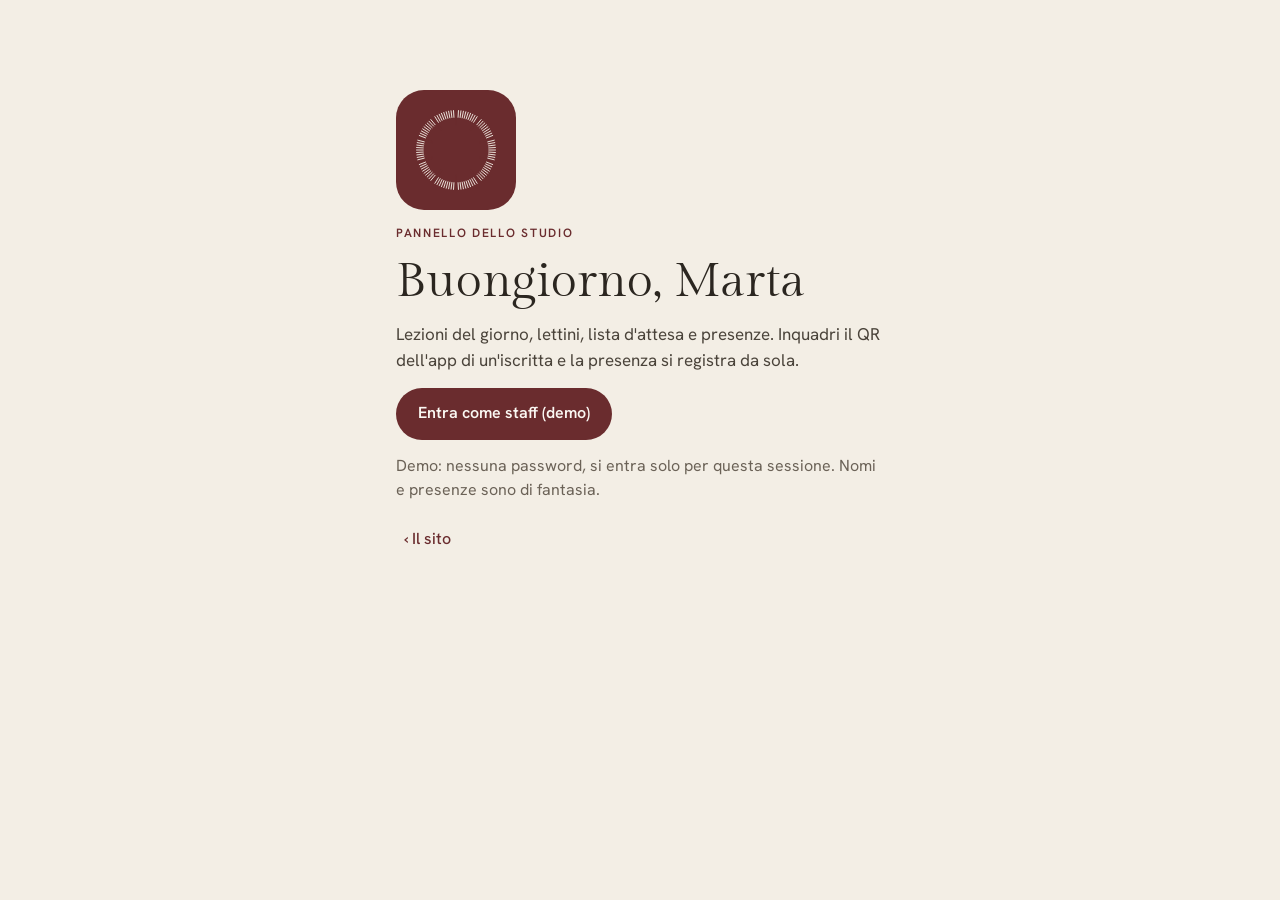
<file: studio/index.html>
<!DOCTYPE html>
<html lang="it">
<head>
<meta charset="utf-8">
<meta name="viewport" content="width=device-width, initial-scale=1, viewport-fit=cover">
<meta name="robots" content="noindex, nofollow">
<title>Pannello studio · Cento Respiri</title>
<meta name="description" content="Pannello dello staff di Cento Respiri: lezioni del giorno, lettini, lista d'attesa, presenze con il QR dell'app. Demo.">
<meta name="theme-color" content="#F3EEE5">
<link rel="icon" type="image/png" sizes="32x32" href="../assets/icone/favicon-32.png">
<link rel="apple-touch-icon" href="../assets/icone/icona-180.png">
<link rel="preload" href="../assets/fonts/gilda-display-latin.woff2" as="font" type="font/woff2" crossorigin>
<link rel="preload" href="../assets/fonts/hanken-grotesk-latin.woff2" as="font" type="font/woff2" crossorigin>
<link rel="stylesheet" href="../assets/css/base.css?v=9">
<link rel="stylesheet" href="studio.css?v=9">
</head>
<body class="studio">
<div id="studio"></div>
<script>window.CR_FOTO={};window.CR_MARCHIO="<svg viewBox=\"0 0 100 100\" aria-hidden=\"true\" fill=\"none\" stroke=\"currentColor\" stroke-width=\"1.1\" stroke-linecap=\"round\"><line x1=\"50\" y1=\"20\" x2=\"50\" y2=\"3\" stroke=\"#6A2C2E\" stroke-width=\"2.2\"/><line x1=\"52.45\" y1=\"11.08\" x2=\"52.95\" y2=\"3.09\"/><line x1=\"54.89\" y1=\"11.31\" x2=\"55.89\" y2=\"3.37\"/><line x1=\"57.31\" y1=\"11.69\" x2=\"58.81\" y2=\"3.83\"/><line x1=\"59.7\" y1=\"12.23\" x2=\"61.69\" y2=\"4.48\"/><line x1=\"62.05\" y1=\"12.91\" x2=\"64.52\" y2=\"5.3\"/><line x1=\"64.36\" y1=\"13.74\" x2=\"67.3\" y2=\"6.3\"/><line x1=\"66.61\" y1=\"14.71\" x2=\"70.01\" y2=\"7.47\"/><line x1=\"68.79\" y1=\"15.82\" x2=\"72.64\" y2=\"8.81\"/><line x1=\"70.9\" y1=\"17.07\" x2=\"75.18\" y2=\"10.32\"/><line x1=\"67.63\" y1=\"25.73\" x2=\"77.63\" y2=\"11.98\" stroke=\"#6A2C2E\" stroke-width=\"2.2\"/><line x1=\"74.86\" y1=\"19.95\" x2=\"79.96\" y2=\"13.79\"/><line x1=\"76.7\" y1=\"21.57\" x2=\"82.17\" y2=\"15.74\"/><line x1=\"78.43\" y1=\"23.3\" x2=\"84.26\" y2=\"17.83\"/><line x1=\"80.05\" y1=\"25.14\" x2=\"86.21\" y2=\"20.04\"/><line x1=\"81.55\" y1=\"27.08\" x2=\"88.02\" y2=\"22.37\"/><line x1=\"82.93\" y1=\"29.1\" x2=\"89.68\" y2=\"24.82\"/><line x1=\"84.18\" y1=\"31.21\" x2=\"91.19\" y2=\"27.36\"/><line x1=\"85.29\" y1=\"33.39\" x2=\"92.53\" y2=\"29.99\"/><line x1=\"86.26\" y1=\"35.64\" x2=\"93.7\" y2=\"32.7\"/><line x1=\"78.53\" y1=\"40.73\" x2=\"94.7\" y2=\"35.48\" stroke=\"#6A2C2E\" stroke-width=\"2.2\"/><line x1=\"87.77\" y1=\"40.3\" x2=\"95.52\" y2=\"38.31\"/><line x1=\"88.31\" y1=\"42.69\" x2=\"96.17\" y2=\"41.19\"/><line x1=\"88.69\" y1=\"45.11\" x2=\"96.63\" y2=\"44.11\"/><line x1=\"88.92\" y1=\"47.55\" x2=\"96.91\" y2=\"47.05\"/><line x1=\"89\" y1=\"50\" x2=\"97\" y2=\"50\"/><line x1=\"88.92\" y1=\"52.45\" x2=\"96.91\" y2=\"52.95\"/><line x1=\"88.69\" y1=\"54.89\" x2=\"96.63\" y2=\"55.89\"/><line x1=\"88.31\" y1=\"57.31\" x2=\"96.17\" y2=\"58.81\"/><line x1=\"87.77\" y1=\"59.7\" x2=\"95.52\" y2=\"61.69\"/><line x1=\"78.53\" y1=\"59.27\" x2=\"94.7\" y2=\"64.52\" stroke=\"#6A2C2E\" stroke-width=\"2.2\"/><line x1=\"86.26\" y1=\"64.36\" x2=\"93.7\" y2=\"67.3\"/><line x1=\"85.29\" y1=\"66.61\" x2=\"92.53\" y2=\"70.01\"/><line x1=\"84.18\" y1=\"68.79\" x2=\"91.19\" y2=\"72.64\"/><line x1=\"82.93\" y1=\"70.9\" x2=\"89.68\" y2=\"75.18\"/><line x1=\"81.55\" y1=\"72.92\" x2=\"88.02\" y2=\"77.63\"/><line x1=\"80.05\" y1=\"74.86\" x2=\"86.21\" y2=\"79.96\"/><line x1=\"78.43\" y1=\"76.7\" x2=\"84.26\" y2=\"82.17\"/><line x1=\"76.7\" y1=\"78.43\" x2=\"82.17\" y2=\"84.26\"/><line x1=\"74.86\" y1=\"80.05\" x2=\"79.96\" y2=\"86.21\"/><line x1=\"67.63\" y1=\"74.27\" x2=\"77.63\" y2=\"88.02\" stroke=\"#6A2C2E\" stroke-width=\"2.2\"/><line x1=\"70.9\" y1=\"82.93\" x2=\"75.18\" y2=\"89.68\"/><line x1=\"68.79\" y1=\"84.18\" x2=\"72.64\" y2=\"91.19\"/><line x1=\"66.61\" y1=\"85.29\" x2=\"70.01\" y2=\"92.53\"/><line x1=\"64.36\" y1=\"86.26\" x2=\"67.3\" y2=\"93.7\"/><line x1=\"62.05\" y1=\"87.09\" x2=\"64.52\" y2=\"94.7\"/><line x1=\"59.7\" y1=\"87.77\" x2=\"61.69\" y2=\"95.52\"/><line x1=\"57.31\" y1=\"88.31\" x2=\"58.81\" y2=\"96.17\"/><line x1=\"54.89\" y1=\"88.69\" x2=\"55.89\" y2=\"96.63\"/><line x1=\"52.45\" y1=\"88.92\" x2=\"52.95\" y2=\"96.91\"/><line x1=\"50\" y1=\"80\" x2=\"50\" y2=\"97\" stroke=\"#6A2C2E\" stroke-width=\"2.2\"/><line x1=\"47.55\" y1=\"88.92\" x2=\"47.05\" y2=\"96.91\"/><line x1=\"45.11\" y1=\"88.69\" x2=\"44.11\" y2=\"96.63\"/><line x1=\"42.69\" y1=\"88.31\" x2=\"41.19\" y2=\"96.17\"/><line x1=\"40.3\" y1=\"87.77\" x2=\"38.31\" y2=\"95.52\"/><line x1=\"37.95\" y1=\"87.09\" x2=\"35.48\" y2=\"94.7\"/><line x1=\"35.64\" y1=\"86.26\" x2=\"32.7\" y2=\"93.7\"/><line x1=\"33.39\" y1=\"85.29\" x2=\"29.99\" y2=\"92.53\"/><line x1=\"31.21\" y1=\"84.18\" x2=\"27.36\" y2=\"91.19\"/><line x1=\"29.1\" y1=\"82.93\" x2=\"24.82\" y2=\"89.68\"/><line x1=\"32.37\" y1=\"74.27\" x2=\"22.37\" y2=\"88.02\" stroke=\"#6A2C2E\" stroke-width=\"2.2\"/><line x1=\"25.14\" y1=\"80.05\" x2=\"20.04\" y2=\"86.21\"/><line x1=\"23.3\" y1=\"78.43\" x2=\"17.83\" y2=\"84.26\"/><line x1=\"21.57\" y1=\"76.7\" x2=\"15.74\" y2=\"82.17\"/><line x1=\"19.95\" y1=\"74.86\" x2=\"13.79\" y2=\"79.96\"/><line x1=\"18.45\" y1=\"72.92\" x2=\"11.98\" y2=\"77.63\"/><line x1=\"17.07\" y1=\"70.9\" x2=\"10.32\" y2=\"75.18\"/><line x1=\"15.82\" y1=\"68.79\" x2=\"8.81\" y2=\"72.64\"/><line x1=\"14.71\" y1=\"66.61\" x2=\"7.47\" y2=\"70.01\"/><line x1=\"13.74\" y1=\"64.36\" x2=\"6.3\" y2=\"67.3\"/><line x1=\"21.47\" y1=\"59.27\" x2=\"5.3\" y2=\"64.52\" stroke=\"#6A2C2E\" stroke-width=\"2.2\"/><line x1=\"12.23\" y1=\"59.7\" x2=\"4.48\" y2=\"61.69\"/><line x1=\"11.69\" y1=\"57.31\" x2=\"3.83\" y2=\"58.81\"/><line x1=\"11.31\" y1=\"54.89\" x2=\"3.37\" y2=\"55.89\"/><line x1=\"11.08\" y1=\"52.45\" x2=\"3.09\" y2=\"52.95\"/><line x1=\"11\" y1=\"50\" x2=\"3\" y2=\"50\"/><line x1=\"11.08\" y1=\"47.55\" x2=\"3.09\" y2=\"47.05\"/><line x1=\"11.31\" y1=\"45.11\" x2=\"3.37\" y2=\"44.11\"/><line x1=\"11.69\" y1=\"42.69\" x2=\"3.83\" y2=\"41.19\"/><line x1=\"12.23\" y1=\"40.3\" x2=\"4.48\" y2=\"38.31\"/><line x1=\"21.47\" y1=\"40.73\" x2=\"5.3\" y2=\"35.48\" stroke=\"#6A2C2E\" stroke-width=\"2.2\"/><line x1=\"13.74\" y1=\"35.64\" x2=\"6.3\" y2=\"32.7\"/><line x1=\"14.71\" y1=\"33.39\" x2=\"7.47\" y2=\"29.99\"/><line x1=\"15.82\" y1=\"31.21\" x2=\"8.81\" y2=\"27.36\"/><line x1=\"17.07\" y1=\"29.1\" x2=\"10.32\" y2=\"24.82\"/><line x1=\"18.45\" y1=\"27.08\" x2=\"11.98\" y2=\"22.37\"/><line x1=\"19.95\" y1=\"25.14\" x2=\"13.79\" y2=\"20.04\"/><line x1=\"21.57\" y1=\"23.3\" x2=\"15.74\" y2=\"17.83\"/><line x1=\"23.3\" y1=\"21.57\" x2=\"17.83\" y2=\"15.74\"/><line x1=\"25.14\" y1=\"19.95\" x2=\"20.04\" y2=\"13.79\"/><line x1=\"32.37\" y1=\"25.73\" x2=\"22.37\" y2=\"11.98\" stroke=\"#6A2C2E\" stroke-width=\"2.2\"/><line x1=\"29.1\" y1=\"17.07\" x2=\"24.82\" y2=\"10.32\"/><line x1=\"31.21\" y1=\"15.82\" x2=\"27.36\" y2=\"8.81\"/><line x1=\"33.39\" y1=\"14.71\" x2=\"29.99\" y2=\"7.47\"/><line x1=\"35.64\" y1=\"13.74\" x2=\"32.7\" y2=\"6.3\"/><line x1=\"37.95\" y1=\"12.91\" x2=\"35.48\" y2=\"5.3\"/><line x1=\"40.3\" y1=\"12.23\" x2=\"38.31\" y2=\"4.48\"/><line x1=\"42.69\" y1=\"11.69\" x2=\"41.19\" y2=\"3.83\"/><line x1=\"45.11\" y1=\"11.31\" x2=\"44.11\" y2=\"3.37\"/><line x1=\"47.55\" y1=\"11.08\" x2=\"47.05\" y2=\"3.09\"/></svg>";</script>
<script src="../assets/js/jsQR.min.js?v=9" defer></script>
<script src="../app/dati.js?v=9" defer></script>
<script src="../app/app.js?v=9" defer></script>
<script src="studio.js?v=9" defer></script>
</body>
</html>
</file>
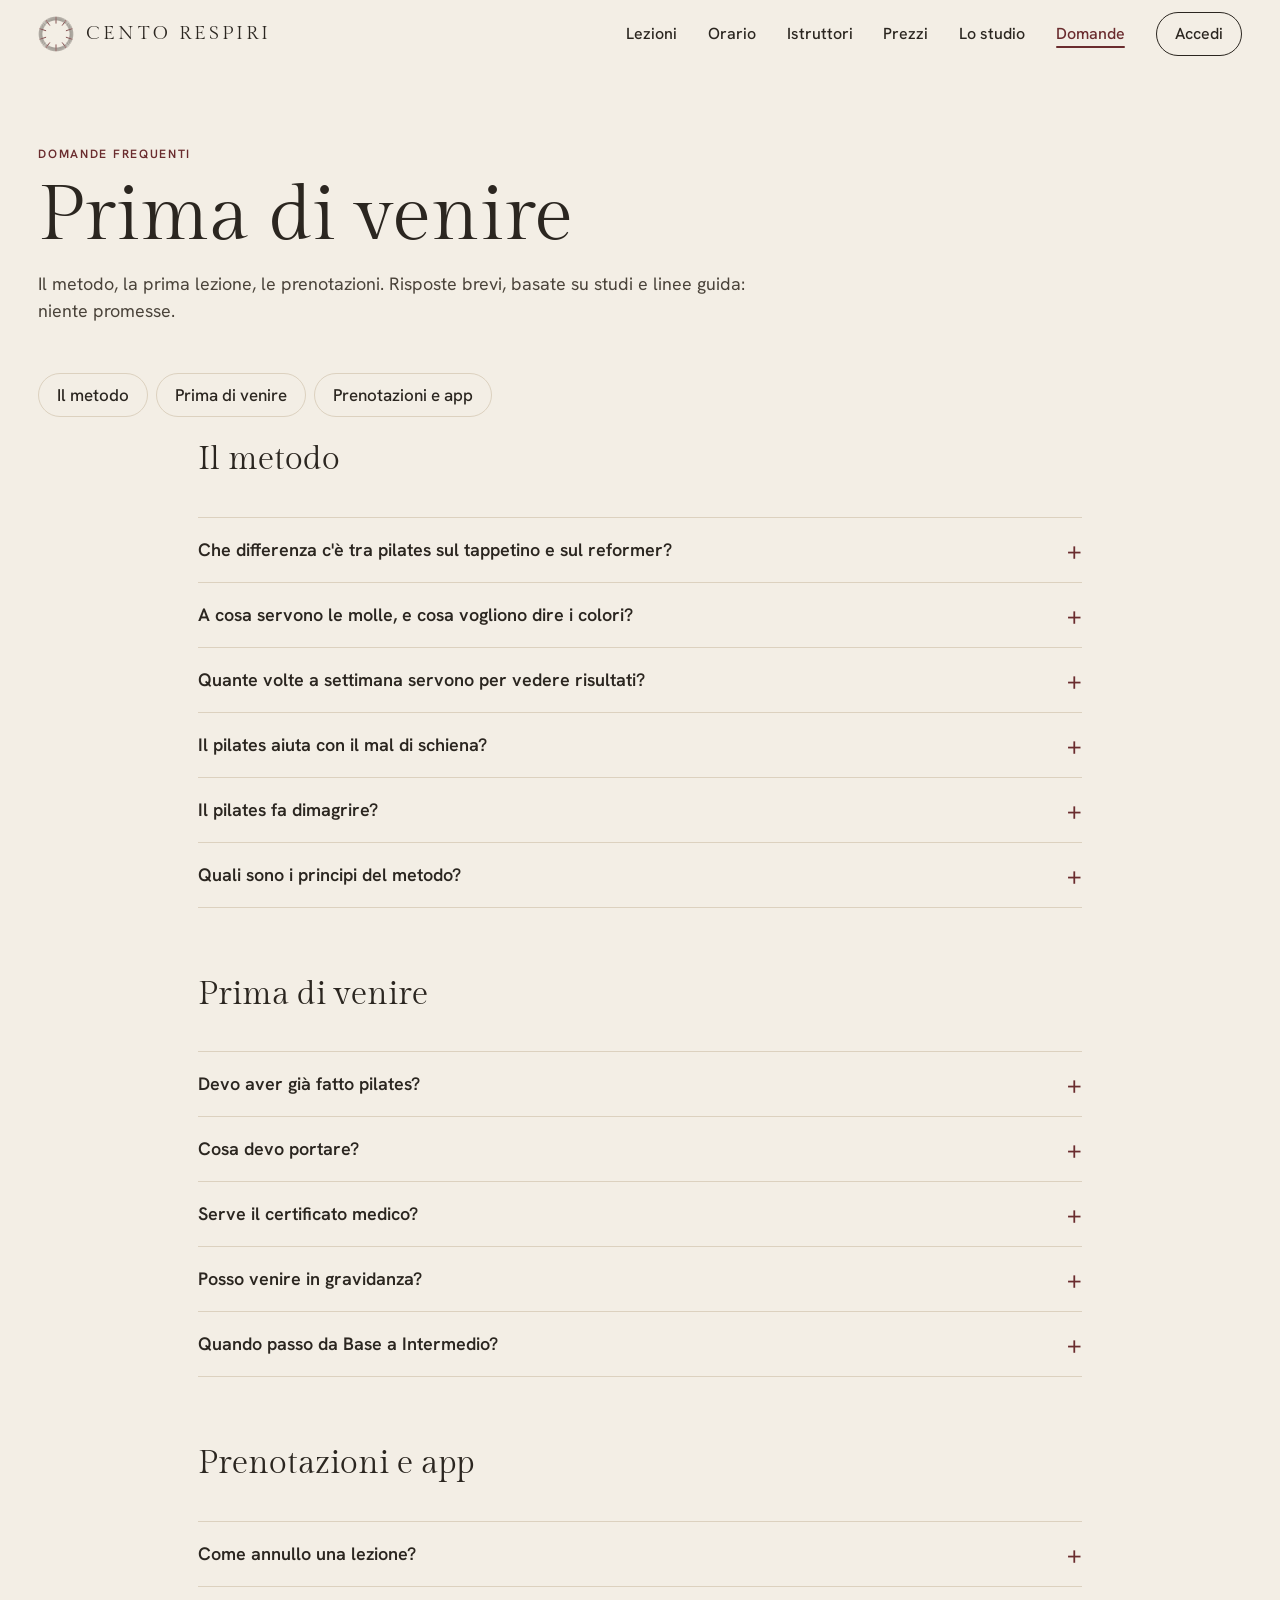
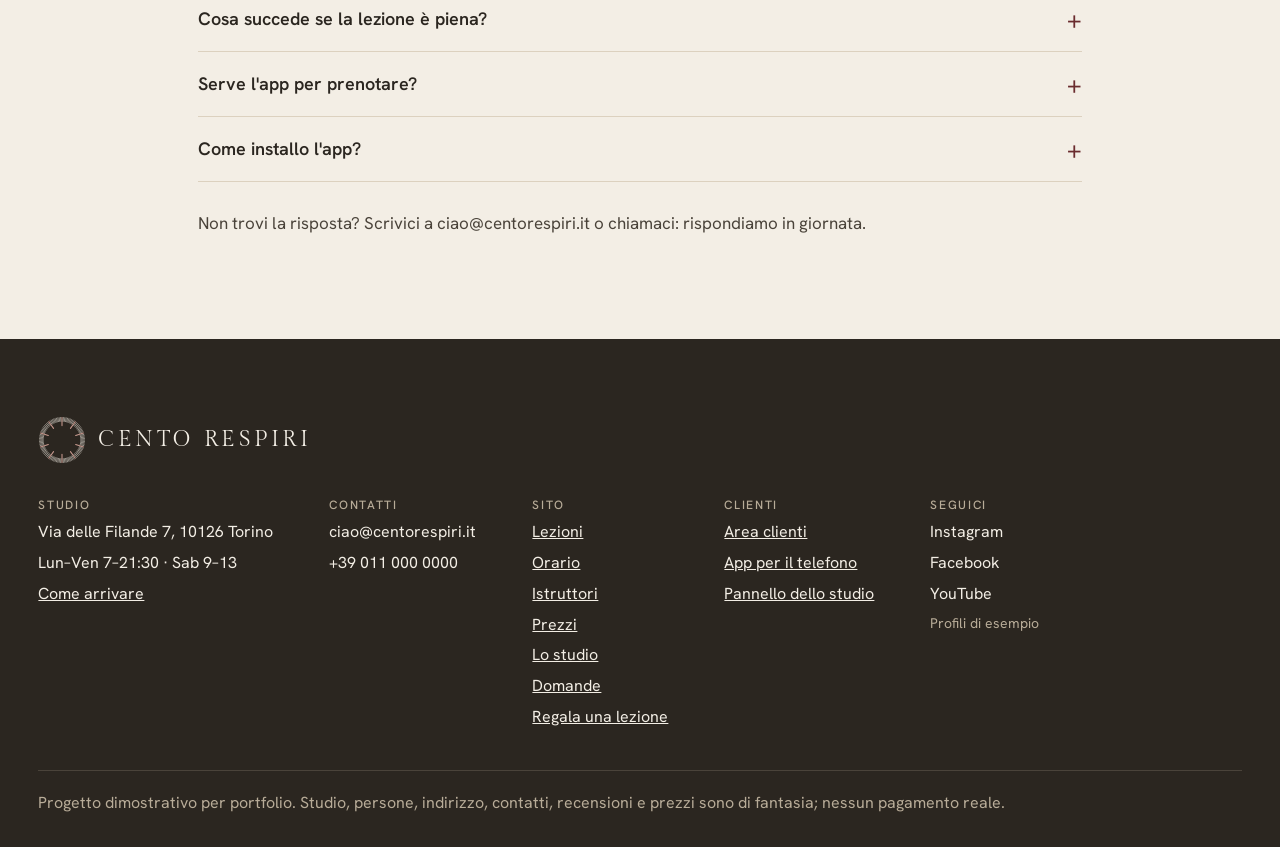
<file: domande.html>
<!DOCTYPE html>
<html lang="it">
<head>
<meta charset="utf-8">
<meta name="viewport" content="width=device-width, initial-scale=1, viewport-fit=cover">
<meta name="robots" content="noindex, nofollow">
<title>Domande frequenti · Cento Respiri</title>
<meta name="description" content="Domande frequenti su Cento Respiri, pilates reformer a Torino: prima lezione, cosa portare, certificato, annullamenti, gravidanza, app. Progetto dimostrativo.">
<meta name="theme-color" content="#F3EEE5">
<link rel="icon" type="image/png" sizes="32x32" href="assets/icone/favicon-32.png">
<link rel="apple-touch-icon" href="assets/icone/icona-180.png">
<link rel="preload" href="assets/fonts/gilda-display-latin.woff2" as="font" type="font/woff2" crossorigin>
<link rel="preload" href="assets/fonts/hanken-grotesk-latin.woff2" as="font" type="font/woff2" crossorigin>
<link rel="stylesheet" href="assets/css/base.css?v=9">
<link rel="stylesheet" href="assets/css/sito.css?v=9">
<meta property="og:title" content="Domande frequenti · Cento Respiri">
<meta property="og:description" content="Domande frequenti su Cento Respiri, pilates reformer a Torino: prima lezione, cosa portare, certificato, annullamenti, gravidanza, app.">
<meta property="og:type" content="website">
<meta property="og:image" content="https://chillguyzofficial-spec.github.io/Studio-Pilates-APP-e-SITO/assets/og-cento-respiri.jpg">
<meta property="og:image:width" content="1200"><meta property="og:image:height" content="630">
<meta property="og:url" content="https://chillguyzofficial-spec.github.io/Studio-Pilates-APP-e-SITO/domande.html">
<meta name="twitter:card" content="summary_large_image">
</head>
<body>
<a class="sr" href="#contenuto">Vai al contenuto</a>
<header class="header">
  <div class="wrap">
    <a class="logo" href="./" aria-label="Cento Respiri, home"><svg viewBox="0 0 100 100" aria-hidden="true" fill="none" stroke="#2B2620" stroke-width="1.1" stroke-linecap="round"><line x1="50" y1="20" x2="50" y2="3" stroke="#6A2C2E" stroke-width="2.2"/><line x1="52.45" y1="11.08" x2="52.95" y2="3.09"/><line x1="54.89" y1="11.31" x2="55.89" y2="3.37"/><line x1="57.31" y1="11.69" x2="58.81" y2="3.83"/><line x1="59.7" y1="12.23" x2="61.69" y2="4.48"/><line x1="62.05" y1="12.91" x2="64.52" y2="5.3"/><line x1="64.36" y1="13.74" x2="67.3" y2="6.3"/><line x1="66.61" y1="14.71" x2="70.01" y2="7.47"/><line x1="68.79" y1="15.82" x2="72.64" y2="8.81"/><line x1="70.9" y1="17.07" x2="75.18" y2="10.32"/><line x1="67.63" y1="25.73" x2="77.63" y2="11.98" stroke="#6A2C2E" stroke-width="2.2"/><line x1="74.86" y1="19.95" x2="79.96" y2="13.79"/><line x1="76.7" y1="21.57" x2="82.17" y2="15.74"/><line x1="78.43" y1="23.3" x2="84.26" y2="17.83"/><line x1="80.05" y1="25.14" x2="86.21" y2="20.04"/><line x1="81.55" y1="27.08" x2="88.02" y2="22.37"/><line x1="82.93" y1="29.1" x2="89.68" y2="24.82"/><line x1="84.18" y1="31.21" x2="91.19" y2="27.36"/><line x1="85.29" y1="33.39" x2="92.53" y2="29.99"/><line x1="86.26" y1="35.64" x2="93.7" y2="32.7"/><line x1="78.53" y1="40.73" x2="94.7" y2="35.48" stroke="#6A2C2E" stroke-width="2.2"/><line x1="87.77" y1="40.3" x2="95.52" y2="38.31"/><line x1="88.31" y1="42.69" x2="96.17" y2="41.19"/><line x1="88.69" y1="45.11" x2="96.63" y2="44.11"/><line x1="88.92" y1="47.55" x2="96.91" y2="47.05"/><line x1="89" y1="50" x2="97" y2="50"/><line x1="88.92" y1="52.45" x2="96.91" y2="52.95"/><line x1="88.69" y1="54.89" x2="96.63" y2="55.89"/><line x1="88.31" y1="57.31" x2="96.17" y2="58.81"/><line x1="87.77" y1="59.7" x2="95.52" y2="61.69"/><line x1="78.53" y1="59.27" x2="94.7" y2="64.52" stroke="#6A2C2E" stroke-width="2.2"/><line x1="86.26" y1="64.36" x2="93.7" y2="67.3"/><line x1="85.29" y1="66.61" x2="92.53" y2="70.01"/><line x1="84.18" y1="68.79" x2="91.19" y2="72.64"/><line x1="82.93" y1="70.9" x2="89.68" y2="75.18"/><line x1="81.55" y1="72.92" x2="88.02" y2="77.63"/><line x1="80.05" y1="74.86" x2="86.21" y2="79.96"/><line x1="78.43" y1="76.7" x2="84.26" y2="82.17"/><line x1="76.7" y1="78.43" x2="82.17" y2="84.26"/><line x1="74.86" y1="80.05" x2="79.96" y2="86.21"/><line x1="67.63" y1="74.27" x2="77.63" y2="88.02" stroke="#6A2C2E" stroke-width="2.2"/><line x1="70.9" y1="82.93" x2="75.18" y2="89.68"/><line x1="68.79" y1="84.18" x2="72.64" y2="91.19"/><line x1="66.61" y1="85.29" x2="70.01" y2="92.53"/><line x1="64.36" y1="86.26" x2="67.3" y2="93.7"/><line x1="62.05" y1="87.09" x2="64.52" y2="94.7"/><line x1="59.7" y1="87.77" x2="61.69" y2="95.52"/><line x1="57.31" y1="88.31" x2="58.81" y2="96.17"/><line x1="54.89" y1="88.69" x2="55.89" y2="96.63"/><line x1="52.45" y1="88.92" x2="52.95" y2="96.91"/><line x1="50" y1="80" x2="50" y2="97" stroke="#6A2C2E" stroke-width="2.2"/><line x1="47.55" y1="88.92" x2="47.05" y2="96.91"/><line x1="45.11" y1="88.69" x2="44.11" y2="96.63"/><line x1="42.69" y1="88.31" x2="41.19" y2="96.17"/><line x1="40.3" y1="87.77" x2="38.31" y2="95.52"/><line x1="37.95" y1="87.09" x2="35.48" y2="94.7"/><line x1="35.64" y1="86.26" x2="32.7" y2="93.7"/><line x1="33.39" y1="85.29" x2="29.99" y2="92.53"/><line x1="31.21" y1="84.18" x2="27.36" y2="91.19"/><line x1="29.1" y1="82.93" x2="24.82" y2="89.68"/><line x1="32.37" y1="74.27" x2="22.37" y2="88.02" stroke="#6A2C2E" stroke-width="2.2"/><line x1="25.14" y1="80.05" x2="20.04" y2="86.21"/><line x1="23.3" y1="78.43" x2="17.83" y2="84.26"/><line x1="21.57" y1="76.7" x2="15.74" y2="82.17"/><line x1="19.95" y1="74.86" x2="13.79" y2="79.96"/><line x1="18.45" y1="72.92" x2="11.98" y2="77.63"/><line x1="17.07" y1="70.9" x2="10.32" y2="75.18"/><line x1="15.82" y1="68.79" x2="8.81" y2="72.64"/><line x1="14.71" y1="66.61" x2="7.47" y2="70.01"/><line x1="13.74" y1="64.36" x2="6.3" y2="67.3"/><line x1="21.47" y1="59.27" x2="5.3" y2="64.52" stroke="#6A2C2E" stroke-width="2.2"/><line x1="12.23" y1="59.7" x2="4.48" y2="61.69"/><line x1="11.69" y1="57.31" x2="3.83" y2="58.81"/><line x1="11.31" y1="54.89" x2="3.37" y2="55.89"/><line x1="11.08" y1="52.45" x2="3.09" y2="52.95"/><line x1="11" y1="50" x2="3" y2="50"/><line x1="11.08" y1="47.55" x2="3.09" y2="47.05"/><line x1="11.31" y1="45.11" x2="3.37" y2="44.11"/><line x1="11.69" y1="42.69" x2="3.83" y2="41.19"/><line x1="12.23" y1="40.3" x2="4.48" y2="38.31"/><line x1="21.47" y1="40.73" x2="5.3" y2="35.48" stroke="#6A2C2E" stroke-width="2.2"/><line x1="13.74" y1="35.64" x2="6.3" y2="32.7"/><line x1="14.71" y1="33.39" x2="7.47" y2="29.99"/><line x1="15.82" y1="31.21" x2="8.81" y2="27.36"/><line x1="17.07" y1="29.1" x2="10.32" y2="24.82"/><line x1="18.45" y1="27.08" x2="11.98" y2="22.37"/><line x1="19.95" y1="25.14" x2="13.79" y2="20.04"/><line x1="21.57" y1="23.3" x2="15.74" y2="17.83"/><line x1="23.3" y1="21.57" x2="17.83" y2="15.74"/><line x1="25.14" y1="19.95" x2="20.04" y2="13.79"/><line x1="32.37" y1="25.73" x2="22.37" y2="11.98" stroke="#6A2C2E" stroke-width="2.2"/><line x1="29.1" y1="17.07" x2="24.82" y2="10.32"/><line x1="31.21" y1="15.82" x2="27.36" y2="8.81"/><line x1="33.39" y1="14.71" x2="29.99" y2="7.47"/><line x1="35.64" y1="13.74" x2="32.7" y2="6.3"/><line x1="37.95" y1="12.91" x2="35.48" y2="5.3"/><line x1="40.3" y1="12.23" x2="38.31" y2="4.48"/><line x1="42.69" y1="11.69" x2="41.19" y2="3.83"/><line x1="45.11" y1="11.31" x2="44.11" y2="3.37"/><line x1="47.55" y1="11.08" x2="47.05" y2="3.09"/></svg><b>CENTO RESPIRI</b></a>
    <nav aria-label="Principale">
      <a class="solo-pc" href="lezioni.html">Lezioni</a>
      <a class="solo-pc" href="orario.html">Orario</a>
      <a class="solo-pc" href="istruttori.html">Istruttori</a>
      <a class="solo-pc" href="prezzi.html">Prezzi</a>
      <a class="solo-pc" href="studio.html">Lo studio</a>
      <a class="solo-pc" href="domande.html" aria-current="page">Domande</a>
      <a class="accedi" href="area/">Accedi</a>
      <button class="menu-btn" type="button" aria-expanded="false" aria-controls="menu-tel">Menu</button>
    </nav>
  </div>
  <div class="menu-tel" id="menu-tel" hidden>
    <nav aria-label="Pagine">
      <a href="./">Home</a>
      <a href="lezioni.html">Lezioni</a>
      <a href="orario.html">Orario</a>
      <a href="istruttori.html">Istruttori</a>
      <a href="prezzi.html">Prezzi</a>
      <a href="studio.html">Lo studio</a>
      <a href="domande.html" aria-current="page">Domande</a>
    </nav>
    <div class="menu-tel__giu">
      <a class="btn" href="area/#prova">Prenota la prova gratuita</a>
      <a class="btn btn--bordo" href="area/">Accedi all'area clienti</a>
      <div class="menu-tel__link"><a href="app/">App per il telefono</a></div>
    </div>
  </div>
</header>
<main id="contenuto">

<section class="wrap pagina-testa"><div class="eti">Domande frequenti</div><h1>Prima di venire</h1><p class="p-grande">Il metodo, la prima lezione, le prenotazioni. Risposte brevi, basate su studi e linee guida: niente promesse.</p></section>
<nav class="wrap salta" aria-label="Temi"><a href="#il-metodo">Il metodo</a><a href="#prima-di-venire">Prima di venire</a><a href="#prenotazioni-e-app">Prenotazioni e app</a></nav>
<section class="wrap sez faq" style="padding-top:0">
  <h2 class="faq__tema" id="il-metodo">Il metodo</h2>
  <div class="faq__elenco">
    <details><summary>Che differenza c'è tra pilates sul tappetino e sul reformer?</summary><p>Gli esercizi e i principi sono gli stessi. Sul tappetino lavori a corpo libero: serve più controllo per stabilizzarti. Sul reformer il carrello scorre e le molle aggiungono resistenza o ti sostengono, così lo stesso esercizio si può rendere più facile o più impegnativo, e si lavora con un'ampiezza di movimento maggiore. Per chi comincia il reformer spesso è più semplice, perché guida il movimento.</p></details>
    <details><summary>A cosa servono le molle, e cosa vogliono dire i colori?</summary><p>Le molle collegano il carrello al telaio: più molle o molle più dure significano più resistenza. Sui nostri reformer vanno dalla molto leggera alla pesante, con un colore ciascuna (i colori cambiano da marca a marca). Attenzione: più leggero non vuol dire più facile. Con poca resistenza il carrello è più instabile e devi controllarlo tu, con gli addominali profondi. Per questo l'istruttore le regola per ogni persona e per ogni esercizio.</p></details>
    <details><summary>Quante volte a settimana servono per vedere risultati?</summary><p>Negli studi lo schema più usato è di 2 o 3 lezioni a settimana per almeno 8 settimane, e due lezioni danno già quasi lo stesso risultato di tre. In pratica: con due lezioni a settimana, dopo un paio di mesi senti la differenza in forza, postura e mobilità. Una a settimana va bene per mantenere.</p></details>
    <details><summary>Il pilates aiuta con il mal di schiena?</summary><p>Per il mal di schiena cronico, quello senza una causa precisa, le revisioni degli studi più recenti mostrano meno dolore e meno disabilità rispetto al non fare esercizio. Non è però una terapia: con dolore acuto, formicolii alle gambe, dopo un intervento o un trauma serve prima il medico o il fisioterapista. Diccelo alla prima lezione: Elena è fisioterapista e adattiamo gli esercizi.</p></details>
    <details><summary>Il pilates fa dimagrire?</summary><p>Aiuta, ma non è la sua specialità. Negli studi su persone in sovrappeso il pilates fatto con costanza riduce peso e massa grassa, soprattutto nei programmi lunghi. Il suo punto forte però è un altro: forza profonda, postura, mobilità e controllo del movimento. Per dimagrire contano soprattutto alimentazione e attività di tutta la settimana.</p></details>
    <details><summary>Quali sono i principi del metodo?</summary><p>Sei: respiro, centro (il «powerhouse», addominali profondi e muscoli attorno al bacino), concentrazione, controllo, precisione e fluidità. Sono il motivo per cui una lezione di pilates è lenta e precisa: conta come fai il movimento, non quante ripetizioni.</p></details>
  </div>
  <h2 class="faq__tema" id="prima-di-venire">Prima di venire</h2>
  <div class="faq__elenco">
    <details><summary>Devo aver già fatto pilates?</summary><p>No. La prova gratuita è in Reformer Base: nei primi dieci minuti l'istruttore fa una breve valutazione (come stai in piedi, mobilità di schiena e anche, eventuali dolori) e ti spiega carrello, molle e cinghie. La valutazione non è una visita medica: serve a scegliere il livello e le molle giuste.</p></details>
    <details><summary>Cosa devo portare?</summary><p>Abiti comodi e aderenti e calze antiscivolo: servono per l'igiene e per non scivolare sul carrello. Se non le hai, te le diamo noi. Asciugamano e acqua ci sono.</p></details>
    <details><summary>Serve il certificato medico?</summary><p>No, per il pilates amatoriale non è obbligatorio. Se hai condizioni particolari puoi caricarlo nell'app: lo vede solo lo staff.</p></details>
    <details><summary>Posso venire in gravidanza?</summary><p>Sì, dal secondo trimestre e con il via libera del ginecologo, nelle lezioni Prenatale con Elena. Seguiamo le linee guida sull'attività in gravidanza: niente esercizi a lungo sdraiate sulla schiena dopo il primo trimestre (si lavora sul fianco, sedute o con lo schienale rialzato), intensità moderata, niente apnee.</p></details>
    <details><summary>Quando passo da Base a Intermedio?</summary><p>Non dopo un tempo fisso, ma quando l'istruttore vede che controlli il carrello, mantieni il bacino stabile e coordini il respiro nelle serie di base. Di solito succede dopo una decina di lezioni. Te lo proponiamo noi: puoi sempre tornare in Base.</p></details>
  </div>
  <h2 class="faq__tema" id="prenotazioni-e-app">Prenotazioni e app</h2>
  <div class="faq__elenco">
    <details><summary>Come annullo una lezione?</summary><p>Dall'area clienti del sito o dall'app, nella sezione Prenotazioni. Fino a 12 ore prima l'ingresso torna nel carnet; dopo viene scalato.</p></details>
    <details><summary>Cosa succede se la lezione è piena?</summary><p>Ti metti in lista d'attesa. Se si libera un posto ti arriva una notifica e hai 45 minuti per confermarlo, oppure attivi «prendilo per me» e lo prenotiamo noi.</p></details>
    <details><summary>Serve l'app per prenotare?</summary><p>No: puoi prenotare anche dal computer, nell'area clienti del sito. L'app è più comoda dal telefono: avviso quando si libera un posto, QR per entrare in studio, funziona anche senza rete.</p></details>
    <details><summary>Come installo l'app?</summary><p>Apri l'app dal telefono: su iPhone con Safari, tasto Condividi, «Aggiungi alla schermata Home»; su Android Chrome te lo propone da solo. Nel Profilo trovi la guida passo per passo.</p></details>
  </div>
  <p class="p2">Non trovi la risposta? Scrivici a ciao@centorespiri.it o chiamaci: rispondiamo in giornata.</p>
</section>
</main>
<footer class="footer">
  <div class="wrap">
    <div class="footer__alto">
      <a class="logo" href="./" aria-label="Cento Respiri, home"><svg viewBox="0 0 100 100" aria-hidden="true" fill="none" stroke="#F3EEE5" stroke-width="1.1" stroke-linecap="round"><line x1="50" y1="20" x2="50" y2="3" stroke="#C99A8F" stroke-width="2.2"/><line x1="52.45" y1="11.08" x2="52.95" y2="3.09"/><line x1="54.89" y1="11.31" x2="55.89" y2="3.37"/><line x1="57.31" y1="11.69" x2="58.81" y2="3.83"/><line x1="59.7" y1="12.23" x2="61.69" y2="4.48"/><line x1="62.05" y1="12.91" x2="64.52" y2="5.3"/><line x1="64.36" y1="13.74" x2="67.3" y2="6.3"/><line x1="66.61" y1="14.71" x2="70.01" y2="7.47"/><line x1="68.79" y1="15.82" x2="72.64" y2="8.81"/><line x1="70.9" y1="17.07" x2="75.18" y2="10.32"/><line x1="67.63" y1="25.73" x2="77.63" y2="11.98" stroke="#C99A8F" stroke-width="2.2"/><line x1="74.86" y1="19.95" x2="79.96" y2="13.79"/><line x1="76.7" y1="21.57" x2="82.17" y2="15.74"/><line x1="78.43" y1="23.3" x2="84.26" y2="17.83"/><line x1="80.05" y1="25.14" x2="86.21" y2="20.04"/><line x1="81.55" y1="27.08" x2="88.02" y2="22.37"/><line x1="82.93" y1="29.1" x2="89.68" y2="24.82"/><line x1="84.18" y1="31.21" x2="91.19" y2="27.36"/><line x1="85.29" y1="33.39" x2="92.53" y2="29.99"/><line x1="86.26" y1="35.64" x2="93.7" y2="32.7"/><line x1="78.53" y1="40.73" x2="94.7" y2="35.48" stroke="#C99A8F" stroke-width="2.2"/><line x1="87.77" y1="40.3" x2="95.52" y2="38.31"/><line x1="88.31" y1="42.69" x2="96.17" y2="41.19"/><line x1="88.69" y1="45.11" x2="96.63" y2="44.11"/><line x1="88.92" y1="47.55" x2="96.91" y2="47.05"/><line x1="89" y1="50" x2="97" y2="50"/><line x1="88.92" y1="52.45" x2="96.91" y2="52.95"/><line x1="88.69" y1="54.89" x2="96.63" y2="55.89"/><line x1="88.31" y1="57.31" x2="96.17" y2="58.81"/><line x1="87.77" y1="59.7" x2="95.52" y2="61.69"/><line x1="78.53" y1="59.27" x2="94.7" y2="64.52" stroke="#C99A8F" stroke-width="2.2"/><line x1="86.26" y1="64.36" x2="93.7" y2="67.3"/><line x1="85.29" y1="66.61" x2="92.53" y2="70.01"/><line x1="84.18" y1="68.79" x2="91.19" y2="72.64"/><line x1="82.93" y1="70.9" x2="89.68" y2="75.18"/><line x1="81.55" y1="72.92" x2="88.02" y2="77.63"/><line x1="80.05" y1="74.86" x2="86.21" y2="79.96"/><line x1="78.43" y1="76.7" x2="84.26" y2="82.17"/><line x1="76.7" y1="78.43" x2="82.17" y2="84.26"/><line x1="74.86" y1="80.05" x2="79.96" y2="86.21"/><line x1="67.63" y1="74.27" x2="77.63" y2="88.02" stroke="#C99A8F" stroke-width="2.2"/><line x1="70.9" y1="82.93" x2="75.18" y2="89.68"/><line x1="68.79" y1="84.18" x2="72.64" y2="91.19"/><line x1="66.61" y1="85.29" x2="70.01" y2="92.53"/><line x1="64.36" y1="86.26" x2="67.3" y2="93.7"/><line x1="62.05" y1="87.09" x2="64.52" y2="94.7"/><line x1="59.7" y1="87.77" x2="61.69" y2="95.52"/><line x1="57.31" y1="88.31" x2="58.81" y2="96.17"/><line x1="54.89" y1="88.69" x2="55.89" y2="96.63"/><line x1="52.45" y1="88.92" x2="52.95" y2="96.91"/><line x1="50" y1="80" x2="50" y2="97" stroke="#C99A8F" stroke-width="2.2"/><line x1="47.55" y1="88.92" x2="47.05" y2="96.91"/><line x1="45.11" y1="88.69" x2="44.11" y2="96.63"/><line x1="42.69" y1="88.31" x2="41.19" y2="96.17"/><line x1="40.3" y1="87.77" x2="38.31" y2="95.52"/><line x1="37.95" y1="87.09" x2="35.48" y2="94.7"/><line x1="35.64" y1="86.26" x2="32.7" y2="93.7"/><line x1="33.39" y1="85.29" x2="29.99" y2="92.53"/><line x1="31.21" y1="84.18" x2="27.36" y2="91.19"/><line x1="29.1" y1="82.93" x2="24.82" y2="89.68"/><line x1="32.37" y1="74.27" x2="22.37" y2="88.02" stroke="#C99A8F" stroke-width="2.2"/><line x1="25.14" y1="80.05" x2="20.04" y2="86.21"/><line x1="23.3" y1="78.43" x2="17.83" y2="84.26"/><line x1="21.57" y1="76.7" x2="15.74" y2="82.17"/><line x1="19.95" y1="74.86" x2="13.79" y2="79.96"/><line x1="18.45" y1="72.92" x2="11.98" y2="77.63"/><line x1="17.07" y1="70.9" x2="10.32" y2="75.18"/><line x1="15.82" y1="68.79" x2="8.81" y2="72.64"/><line x1="14.71" y1="66.61" x2="7.47" y2="70.01"/><line x1="13.74" y1="64.36" x2="6.3" y2="67.3"/><line x1="21.47" y1="59.27" x2="5.3" y2="64.52" stroke="#C99A8F" stroke-width="2.2"/><line x1="12.23" y1="59.7" x2="4.48" y2="61.69"/><line x1="11.69" y1="57.31" x2="3.83" y2="58.81"/><line x1="11.31" y1="54.89" x2="3.37" y2="55.89"/><line x1="11.08" y1="52.45" x2="3.09" y2="52.95"/><line x1="11" y1="50" x2="3" y2="50"/><line x1="11.08" y1="47.55" x2="3.09" y2="47.05"/><line x1="11.31" y1="45.11" x2="3.37" y2="44.11"/><line x1="11.69" y1="42.69" x2="3.83" y2="41.19"/><line x1="12.23" y1="40.3" x2="4.48" y2="38.31"/><line x1="21.47" y1="40.73" x2="5.3" y2="35.48" stroke="#C99A8F" stroke-width="2.2"/><line x1="13.74" y1="35.64" x2="6.3" y2="32.7"/><line x1="14.71" y1="33.39" x2="7.47" y2="29.99"/><line x1="15.82" y1="31.21" x2="8.81" y2="27.36"/><line x1="17.07" y1="29.1" x2="10.32" y2="24.82"/><line x1="18.45" y1="27.08" x2="11.98" y2="22.37"/><line x1="19.95" y1="25.14" x2="13.79" y2="20.04"/><line x1="21.57" y1="23.3" x2="15.74" y2="17.83"/><line x1="23.3" y1="21.57" x2="17.83" y2="15.74"/><line x1="25.14" y1="19.95" x2="20.04" y2="13.79"/><line x1="32.37" y1="25.73" x2="22.37" y2="11.98" stroke="#C99A8F" stroke-width="2.2"/><line x1="29.1" y1="17.07" x2="24.82" y2="10.32"/><line x1="31.21" y1="15.82" x2="27.36" y2="8.81"/><line x1="33.39" y1="14.71" x2="29.99" y2="7.47"/><line x1="35.64" y1="13.74" x2="32.7" y2="6.3"/><line x1="37.95" y1="12.91" x2="35.48" y2="5.3"/><line x1="40.3" y1="12.23" x2="38.31" y2="4.48"/><line x1="42.69" y1="11.69" x2="41.19" y2="3.83"/><line x1="45.11" y1="11.31" x2="44.11" y2="3.37"/><line x1="47.55" y1="11.08" x2="47.05" y2="3.09"/></svg><b>CENTO RESPIRI</b></a>
      <div class="footer__col">
        <div><span class="eti">Studio</span><span>Via delle Filande 7, 10126 Torino</span><span>Lun–Ven 7–21:30 · Sab 9–13</span><a href="studio.html">Come arrivare</a></div>
        <div><span class="eti">Contatti</span><span>ciao@centorespiri.it</span><span>+39 011 000 0000</span></div>
        <div><span class="eti">Sito</span><a href="lezioni.html">Lezioni</a><a href="orario.html">Orario</a><a href="istruttori.html">Istruttori</a><a href="prezzi.html">Prezzi</a><a href="studio.html">Lo studio</a><a href="domande.html">Domande</a><a href="regala.html">Regala una lezione</a></div>
        <div><span class="eti">Clienti</span><a href="area/">Area clienti</a><a href="app/">App per il telefono</a><a href="studio/">Pannello dello studio</a></div>
        <div><span class="eti">Seguici</span><span class="social">Instagram</span><span class="social">Facebook</span><span class="social">YouTube</span><small class="footer__piccolo">Profili di esempio</small></div>
      </div>
    </div>
    <div class="footer__nota">Progetto dimostrativo per portfolio. Studio, persone, indirizzo, contatti, recensioni e prezzi sono di fantasia; nessun pagamento reale.</div>
  </div>
</footer>
<aside class="pop-app" id="pop-app" aria-label="Scarica l'app" hidden>
  <div class="pop-app__qr" aria-hidden="true"></div>
  <a class="pop-app__testo" href="app/">
    <span class="pop-app__icona" aria-hidden="true"><svg viewBox="0 0 100 100" aria-hidden="true" fill="none" stroke="#F3EEE5" stroke-width="1.1" stroke-linecap="round"><line x1="50" y1="20" x2="50" y2="3" stroke="#F3EEE5" stroke-width="2.2"/><line x1="52.45" y1="11.08" x2="52.95" y2="3.09"/><line x1="54.89" y1="11.31" x2="55.89" y2="3.37"/><line x1="57.31" y1="11.69" x2="58.81" y2="3.83"/><line x1="59.7" y1="12.23" x2="61.69" y2="4.48"/><line x1="62.05" y1="12.91" x2="64.52" y2="5.3"/><line x1="64.36" y1="13.74" x2="67.3" y2="6.3"/><line x1="66.61" y1="14.71" x2="70.01" y2="7.47"/><line x1="68.79" y1="15.82" x2="72.64" y2="8.81"/><line x1="70.9" y1="17.07" x2="75.18" y2="10.32"/><line x1="67.63" y1="25.73" x2="77.63" y2="11.98" stroke="#F3EEE5" stroke-width="2.2"/><line x1="74.86" y1="19.95" x2="79.96" y2="13.79"/><line x1="76.7" y1="21.57" x2="82.17" y2="15.74"/><line x1="78.43" y1="23.3" x2="84.26" y2="17.83"/><line x1="80.05" y1="25.14" x2="86.21" y2="20.04"/><line x1="81.55" y1="27.08" x2="88.02" y2="22.37"/><line x1="82.93" y1="29.1" x2="89.68" y2="24.82"/><line x1="84.18" y1="31.21" x2="91.19" y2="27.36"/><line x1="85.29" y1="33.39" x2="92.53" y2="29.99"/><line x1="86.26" y1="35.64" x2="93.7" y2="32.7"/><line x1="78.53" y1="40.73" x2="94.7" y2="35.48" stroke="#F3EEE5" stroke-width="2.2"/><line x1="87.77" y1="40.3" x2="95.52" y2="38.31"/><line x1="88.31" y1="42.69" x2="96.17" y2="41.19"/><line x1="88.69" y1="45.11" x2="96.63" y2="44.11"/><line x1="88.92" y1="47.55" x2="96.91" y2="47.05"/><line x1="89" y1="50" x2="97" y2="50"/><line x1="88.92" y1="52.45" x2="96.91" y2="52.95"/><line x1="88.69" y1="54.89" x2="96.63" y2="55.89"/><line x1="88.31" y1="57.31" x2="96.17" y2="58.81"/><line x1="87.77" y1="59.7" x2="95.52" y2="61.69"/><line x1="78.53" y1="59.27" x2="94.7" y2="64.52" stroke="#F3EEE5" stroke-width="2.2"/><line x1="86.26" y1="64.36" x2="93.7" y2="67.3"/><line x1="85.29" y1="66.61" x2="92.53" y2="70.01"/><line x1="84.18" y1="68.79" x2="91.19" y2="72.64"/><line x1="82.93" y1="70.9" x2="89.68" y2="75.18"/><line x1="81.55" y1="72.92" x2="88.02" y2="77.63"/><line x1="80.05" y1="74.86" x2="86.21" y2="79.96"/><line x1="78.43" y1="76.7" x2="84.26" y2="82.17"/><line x1="76.7" y1="78.43" x2="82.17" y2="84.26"/><line x1="74.86" y1="80.05" x2="79.96" y2="86.21"/><line x1="67.63" y1="74.27" x2="77.63" y2="88.02" stroke="#F3EEE5" stroke-width="2.2"/><line x1="70.9" y1="82.93" x2="75.18" y2="89.68"/><line x1="68.79" y1="84.18" x2="72.64" y2="91.19"/><line x1="66.61" y1="85.29" x2="70.01" y2="92.53"/><line x1="64.36" y1="86.26" x2="67.3" y2="93.7"/><line x1="62.05" y1="87.09" x2="64.52" y2="94.7"/><line x1="59.7" y1="87.77" x2="61.69" y2="95.52"/><line x1="57.31" y1="88.31" x2="58.81" y2="96.17"/><line x1="54.89" y1="88.69" x2="55.89" y2="96.63"/><line x1="52.45" y1="88.92" x2="52.95" y2="96.91"/><line x1="50" y1="80" x2="50" y2="97" stroke="#F3EEE5" stroke-width="2.2"/><line x1="47.55" y1="88.92" x2="47.05" y2="96.91"/><line x1="45.11" y1="88.69" x2="44.11" y2="96.63"/><line x1="42.69" y1="88.31" x2="41.19" y2="96.17"/><line x1="40.3" y1="87.77" x2="38.31" y2="95.52"/><line x1="37.95" y1="87.09" x2="35.48" y2="94.7"/><line x1="35.64" y1="86.26" x2="32.7" y2="93.7"/><line x1="33.39" y1="85.29" x2="29.99" y2="92.53"/><line x1="31.21" y1="84.18" x2="27.36" y2="91.19"/><line x1="29.1" y1="82.93" x2="24.82" y2="89.68"/><line x1="32.37" y1="74.27" x2="22.37" y2="88.02" stroke="#F3EEE5" stroke-width="2.2"/><line x1="25.14" y1="80.05" x2="20.04" y2="86.21"/><line x1="23.3" y1="78.43" x2="17.83" y2="84.26"/><line x1="21.57" y1="76.7" x2="15.74" y2="82.17"/><line x1="19.95" y1="74.86" x2="13.79" y2="79.96"/><line x1="18.45" y1="72.92" x2="11.98" y2="77.63"/><line x1="17.07" y1="70.9" x2="10.32" y2="75.18"/><line x1="15.82" y1="68.79" x2="8.81" y2="72.64"/><line x1="14.71" y1="66.61" x2="7.47" y2="70.01"/><line x1="13.74" y1="64.36" x2="6.3" y2="67.3"/><line x1="21.47" y1="59.27" x2="5.3" y2="64.52" stroke="#F3EEE5" stroke-width="2.2"/><line x1="12.23" y1="59.7" x2="4.48" y2="61.69"/><line x1="11.69" y1="57.31" x2="3.83" y2="58.81"/><line x1="11.31" y1="54.89" x2="3.37" y2="55.89"/><line x1="11.08" y1="52.45" x2="3.09" y2="52.95"/><line x1="11" y1="50" x2="3" y2="50"/><line x1="11.08" y1="47.55" x2="3.09" y2="47.05"/><line x1="11.31" y1="45.11" x2="3.37" y2="44.11"/><line x1="11.69" y1="42.69" x2="3.83" y2="41.19"/><line x1="12.23" y1="40.3" x2="4.48" y2="38.31"/><line x1="21.47" y1="40.73" x2="5.3" y2="35.48" stroke="#F3EEE5" stroke-width="2.2"/><line x1="13.74" y1="35.64" x2="6.3" y2="32.7"/><line x1="14.71" y1="33.39" x2="7.47" y2="29.99"/><line x1="15.82" y1="31.21" x2="8.81" y2="27.36"/><line x1="17.07" y1="29.1" x2="10.32" y2="24.82"/><line x1="18.45" y1="27.08" x2="11.98" y2="22.37"/><line x1="19.95" y1="25.14" x2="13.79" y2="20.04"/><line x1="21.57" y1="23.3" x2="15.74" y2="17.83"/><line x1="23.3" y1="21.57" x2="17.83" y2="15.74"/><line x1="25.14" y1="19.95" x2="20.04" y2="13.79"/><line x1="32.37" y1="25.73" x2="22.37" y2="11.98" stroke="#F3EEE5" stroke-width="2.2"/><line x1="29.1" y1="17.07" x2="24.82" y2="10.32"/><line x1="31.21" y1="15.82" x2="27.36" y2="8.81"/><line x1="33.39" y1="14.71" x2="29.99" y2="7.47"/><line x1="35.64" y1="13.74" x2="32.7" y2="6.3"/><line x1="37.95" y1="12.91" x2="35.48" y2="5.3"/><line x1="40.3" y1="12.23" x2="38.31" y2="4.48"/><line x1="42.69" y1="11.69" x2="41.19" y2="3.83"/><line x1="45.11" y1="11.31" x2="44.11" y2="3.37"/><line x1="47.55" y1="11.08" x2="47.05" y2="3.09"/></svg></span>
    <span><b>Scarica l'app</b><small class="solo-tocco">Prenoti con un tocco e ti avvisiamo se si libera un posto</small><small class="solo-mouse">Inquadra il codice col telefono</small></span>
  </a>
  <button class="pop-app__x" type="button" aria-label="Chiudi">✕</button>
</aside>
<script src="assets/js/qrcode.min.js?v=9" defer></script>
<script src="assets/js/sito.js?v=9" defer></script>
<script src="assets/js/vivo.js?v=9" defer></script>
</body>
</html>
</file>
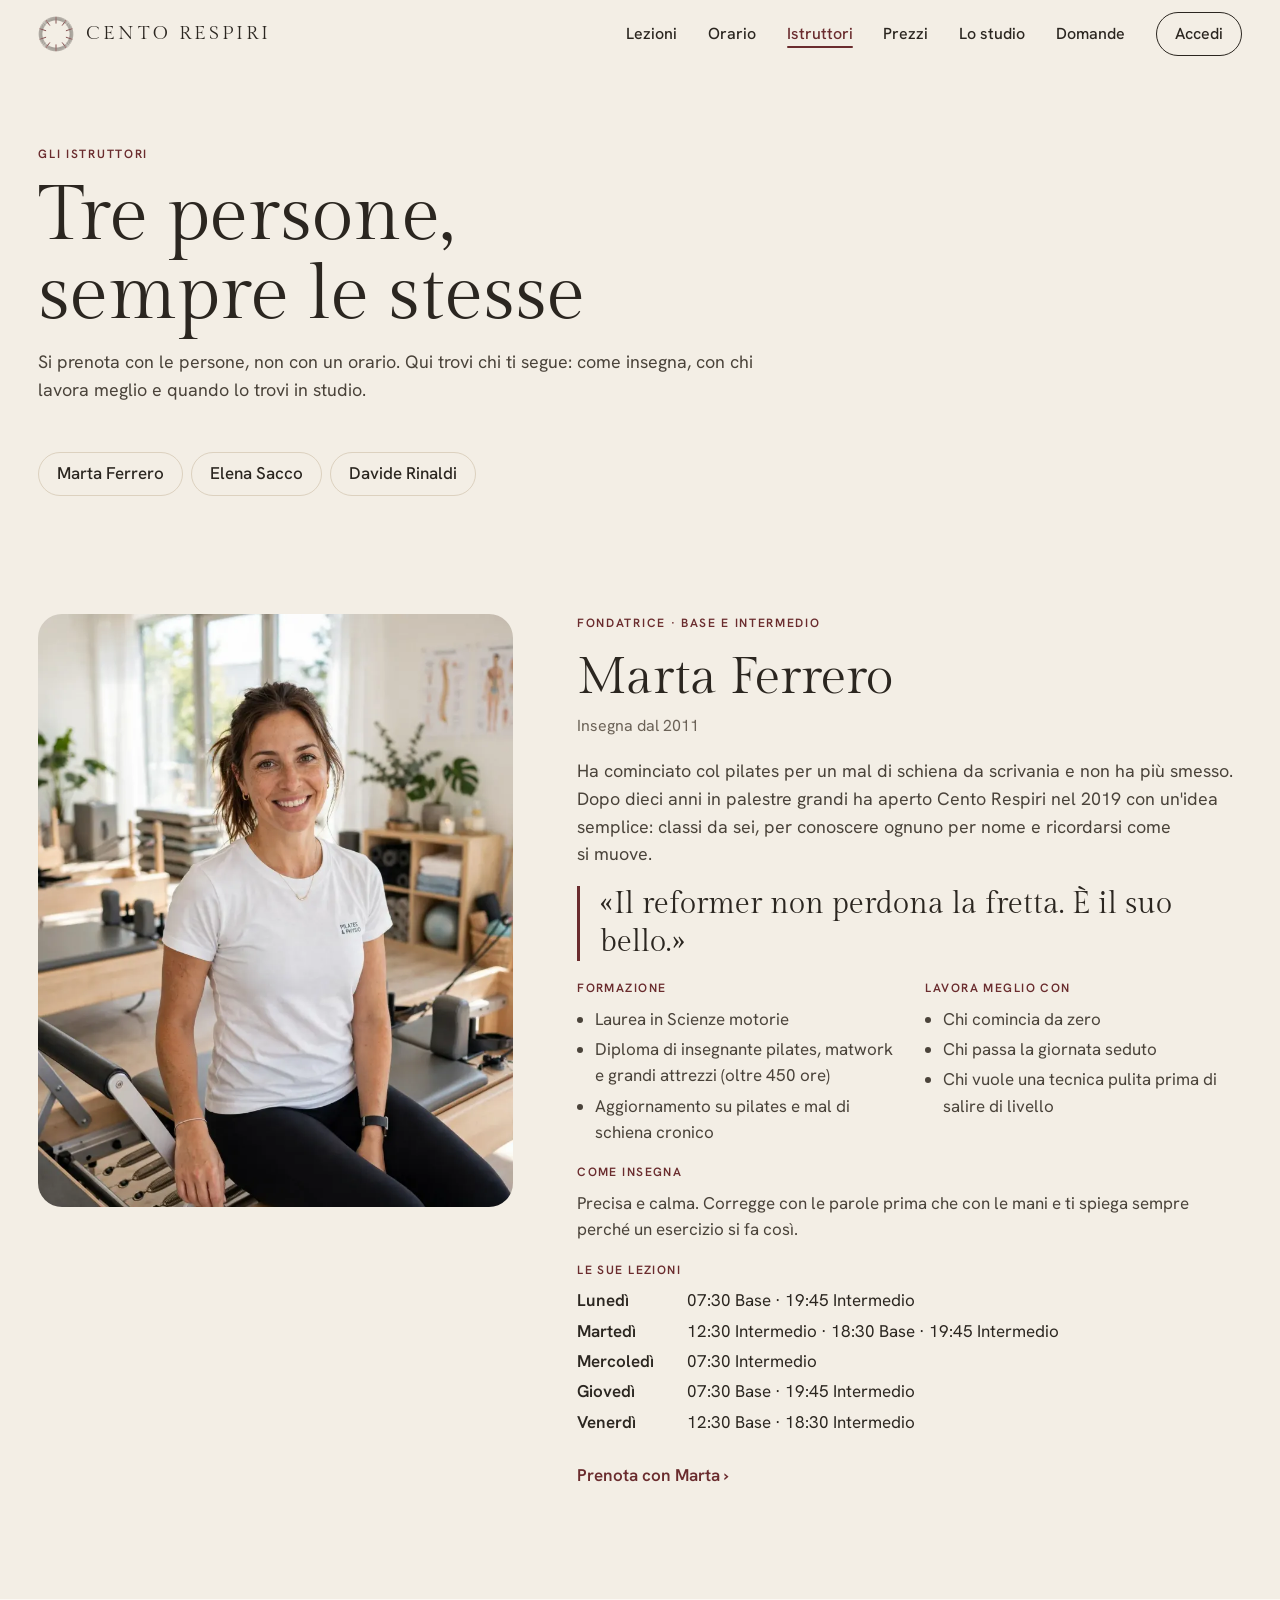
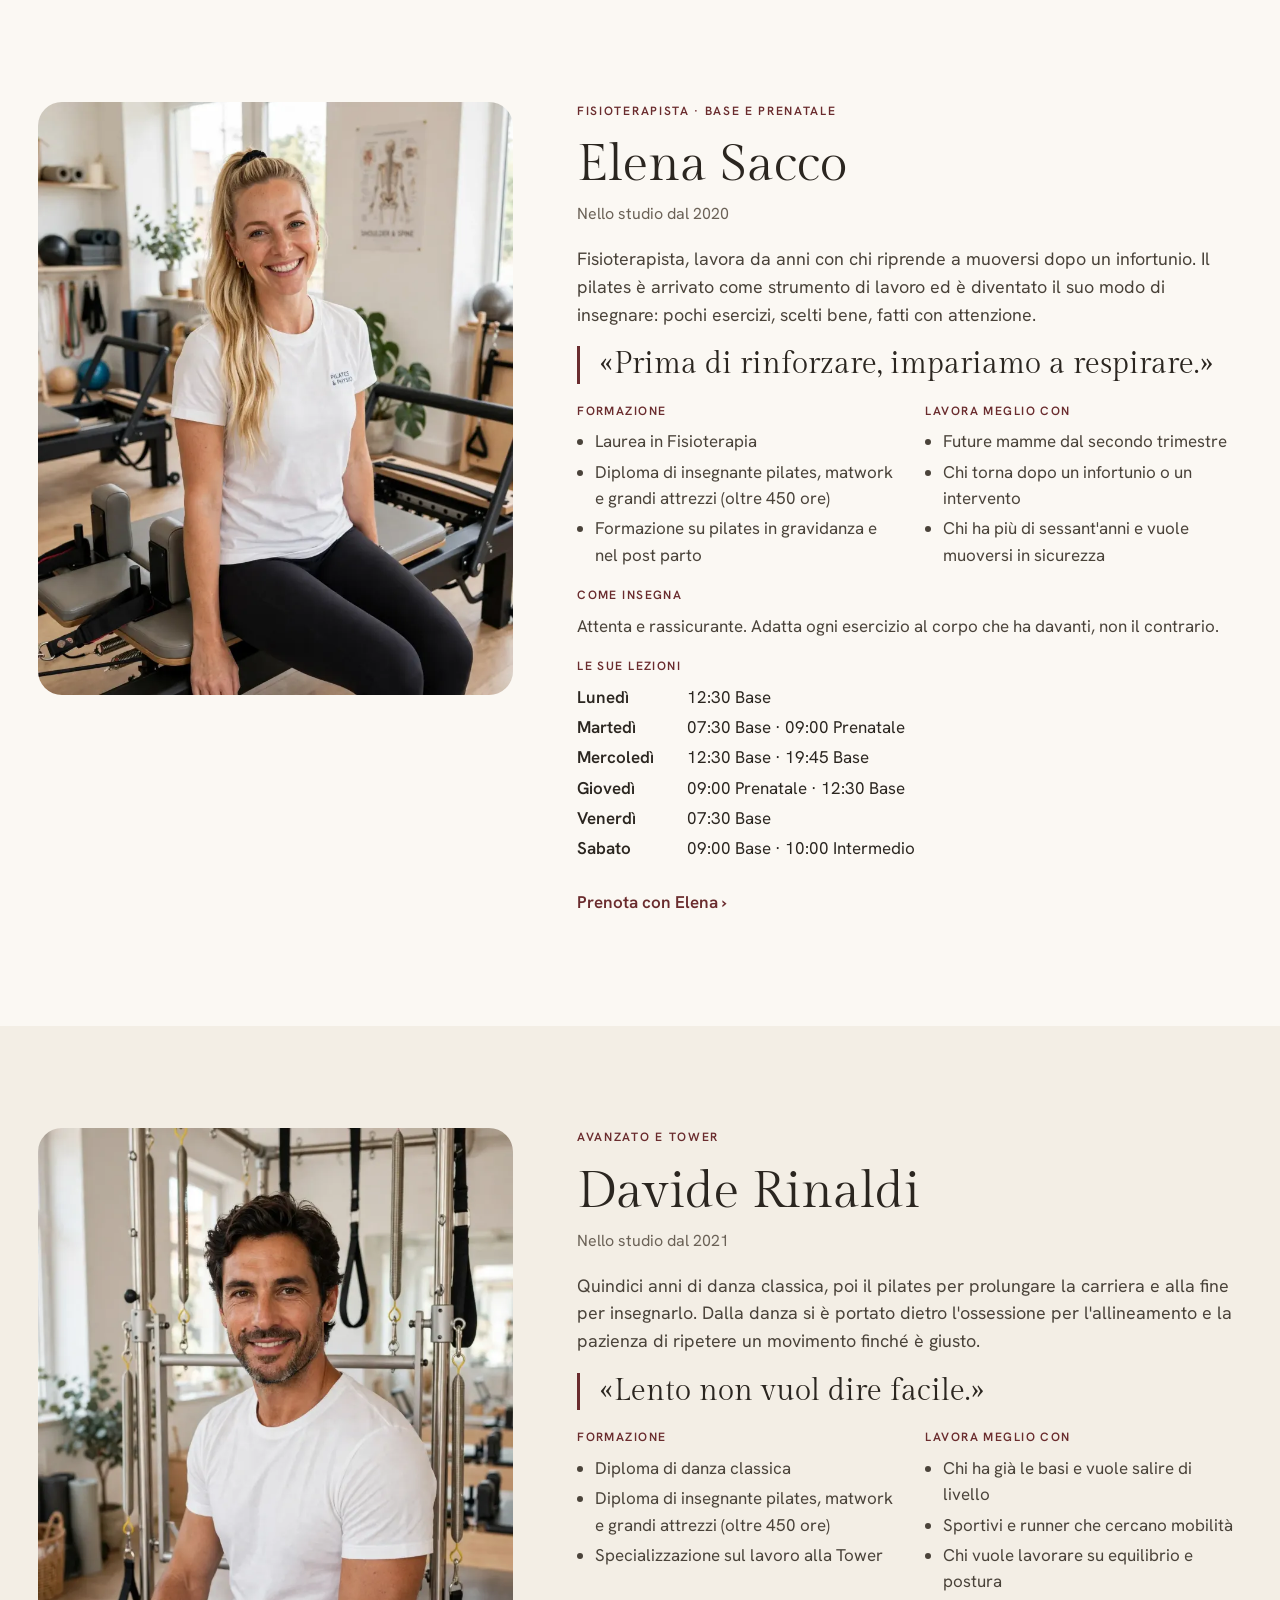
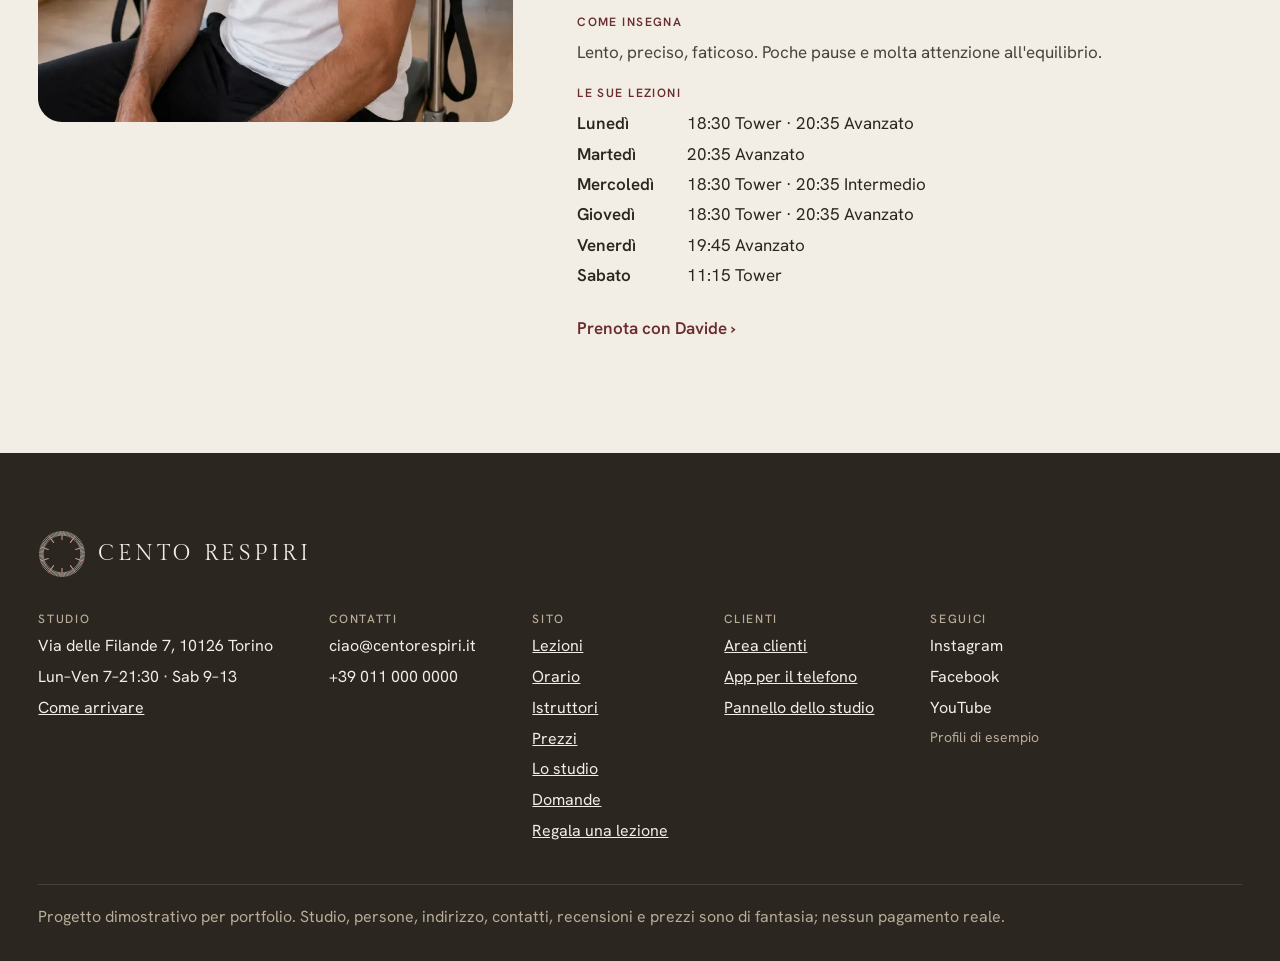
<file: istruttori.html>
<!DOCTYPE html>
<html lang="it">
<head>
<meta charset="utf-8">
<meta name="viewport" content="width=device-width, initial-scale=1, viewport-fit=cover">
<meta name="robots" content="noindex, nofollow">
<title>Istruttori · Cento Respiri</title>
<meta name="description" content="Gli istruttori di Cento Respiri, pilates reformer a Torino: Marta Ferrero, Elena Sacco e Davide Rinaldi. Formazione, stile e lezioni della settimana. Progetto dimostrativo.">
<meta name="theme-color" content="#F3EEE5">
<link rel="icon" type="image/png" sizes="32x32" href="assets/icone/favicon-32.png">
<link rel="apple-touch-icon" href="assets/icone/icona-180.png">
<link rel="preload" href="assets/fonts/gilda-display-latin.woff2" as="font" type="font/woff2" crossorigin>
<link rel="preload" href="assets/fonts/hanken-grotesk-latin.woff2" as="font" type="font/woff2" crossorigin>
<link rel="stylesheet" href="assets/css/base.css?v=9">
<link rel="stylesheet" href="assets/css/sito.css?v=9">
<meta property="og:title" content="Istruttori · Cento Respiri">
<meta property="og:description" content="Gli istruttori di Cento Respiri, pilates reformer a Torino: Marta Ferrero, Elena Sacco e Davide Rinaldi. Formazione, stile e lezioni della settimana.">
<meta property="og:type" content="website">
<meta property="og:image" content="https://chillguyzofficial-spec.github.io/Studio-Pilates-APP-e-SITO/assets/og-cento-respiri.jpg">
<meta property="og:image:width" content="1200"><meta property="og:image:height" content="630">
<meta property="og:url" content="https://chillguyzofficial-spec.github.io/Studio-Pilates-APP-e-SITO/istruttori.html">
<meta name="twitter:card" content="summary_large_image">
</head>
<body>
<a class="sr" href="#contenuto">Vai al contenuto</a>
<header class="header">
  <div class="wrap">
    <a class="logo" href="./" aria-label="Cento Respiri, home"><svg viewBox="0 0 100 100" aria-hidden="true" fill="none" stroke="#2B2620" stroke-width="1.1" stroke-linecap="round"><line x1="50" y1="20" x2="50" y2="3" stroke="#6A2C2E" stroke-width="2.2"/><line x1="52.45" y1="11.08" x2="52.95" y2="3.09"/><line x1="54.89" y1="11.31" x2="55.89" y2="3.37"/><line x1="57.31" y1="11.69" x2="58.81" y2="3.83"/><line x1="59.7" y1="12.23" x2="61.69" y2="4.48"/><line x1="62.05" y1="12.91" x2="64.52" y2="5.3"/><line x1="64.36" y1="13.74" x2="67.3" y2="6.3"/><line x1="66.61" y1="14.71" x2="70.01" y2="7.47"/><line x1="68.79" y1="15.82" x2="72.64" y2="8.81"/><line x1="70.9" y1="17.07" x2="75.18" y2="10.32"/><line x1="67.63" y1="25.73" x2="77.63" y2="11.98" stroke="#6A2C2E" stroke-width="2.2"/><line x1="74.86" y1="19.95" x2="79.96" y2="13.79"/><line x1="76.7" y1="21.57" x2="82.17" y2="15.74"/><line x1="78.43" y1="23.3" x2="84.26" y2="17.83"/><line x1="80.05" y1="25.14" x2="86.21" y2="20.04"/><line x1="81.55" y1="27.08" x2="88.02" y2="22.37"/><line x1="82.93" y1="29.1" x2="89.68" y2="24.82"/><line x1="84.18" y1="31.21" x2="91.19" y2="27.36"/><line x1="85.29" y1="33.39" x2="92.53" y2="29.99"/><line x1="86.26" y1="35.64" x2="93.7" y2="32.7"/><line x1="78.53" y1="40.73" x2="94.7" y2="35.48" stroke="#6A2C2E" stroke-width="2.2"/><line x1="87.77" y1="40.3" x2="95.52" y2="38.31"/><line x1="88.31" y1="42.69" x2="96.17" y2="41.19"/><line x1="88.69" y1="45.11" x2="96.63" y2="44.11"/><line x1="88.92" y1="47.55" x2="96.91" y2="47.05"/><line x1="89" y1="50" x2="97" y2="50"/><line x1="88.92" y1="52.45" x2="96.91" y2="52.95"/><line x1="88.69" y1="54.89" x2="96.63" y2="55.89"/><line x1="88.31" y1="57.31" x2="96.17" y2="58.81"/><line x1="87.77" y1="59.7" x2="95.52" y2="61.69"/><line x1="78.53" y1="59.27" x2="94.7" y2="64.52" stroke="#6A2C2E" stroke-width="2.2"/><line x1="86.26" y1="64.36" x2="93.7" y2="67.3"/><line x1="85.29" y1="66.61" x2="92.53" y2="70.01"/><line x1="84.18" y1="68.79" x2="91.19" y2="72.64"/><line x1="82.93" y1="70.9" x2="89.68" y2="75.18"/><line x1="81.55" y1="72.92" x2="88.02" y2="77.63"/><line x1="80.05" y1="74.86" x2="86.21" y2="79.96"/><line x1="78.43" y1="76.7" x2="84.26" y2="82.17"/><line x1="76.7" y1="78.43" x2="82.17" y2="84.26"/><line x1="74.86" y1="80.05" x2="79.96" y2="86.21"/><line x1="67.63" y1="74.27" x2="77.63" y2="88.02" stroke="#6A2C2E" stroke-width="2.2"/><line x1="70.9" y1="82.93" x2="75.18" y2="89.68"/><line x1="68.79" y1="84.18" x2="72.64" y2="91.19"/><line x1="66.61" y1="85.29" x2="70.01" y2="92.53"/><line x1="64.36" y1="86.26" x2="67.3" y2="93.7"/><line x1="62.05" y1="87.09" x2="64.52" y2="94.7"/><line x1="59.7" y1="87.77" x2="61.69" y2="95.52"/><line x1="57.31" y1="88.31" x2="58.81" y2="96.17"/><line x1="54.89" y1="88.69" x2="55.89" y2="96.63"/><line x1="52.45" y1="88.92" x2="52.95" y2="96.91"/><line x1="50" y1="80" x2="50" y2="97" stroke="#6A2C2E" stroke-width="2.2"/><line x1="47.55" y1="88.92" x2="47.05" y2="96.91"/><line x1="45.11" y1="88.69" x2="44.11" y2="96.63"/><line x1="42.69" y1="88.31" x2="41.19" y2="96.17"/><line x1="40.3" y1="87.77" x2="38.31" y2="95.52"/><line x1="37.95" y1="87.09" x2="35.48" y2="94.7"/><line x1="35.64" y1="86.26" x2="32.7" y2="93.7"/><line x1="33.39" y1="85.29" x2="29.99" y2="92.53"/><line x1="31.21" y1="84.18" x2="27.36" y2="91.19"/><line x1="29.1" y1="82.93" x2="24.82" y2="89.68"/><line x1="32.37" y1="74.27" x2="22.37" y2="88.02" stroke="#6A2C2E" stroke-width="2.2"/><line x1="25.14" y1="80.05" x2="20.04" y2="86.21"/><line x1="23.3" y1="78.43" x2="17.83" y2="84.26"/><line x1="21.57" y1="76.7" x2="15.74" y2="82.17"/><line x1="19.95" y1="74.86" x2="13.79" y2="79.96"/><line x1="18.45" y1="72.92" x2="11.98" y2="77.63"/><line x1="17.07" y1="70.9" x2="10.32" y2="75.18"/><line x1="15.82" y1="68.79" x2="8.81" y2="72.64"/><line x1="14.71" y1="66.61" x2="7.47" y2="70.01"/><line x1="13.74" y1="64.36" x2="6.3" y2="67.3"/><line x1="21.47" y1="59.27" x2="5.3" y2="64.52" stroke="#6A2C2E" stroke-width="2.2"/><line x1="12.23" y1="59.7" x2="4.48" y2="61.69"/><line x1="11.69" y1="57.31" x2="3.83" y2="58.81"/><line x1="11.31" y1="54.89" x2="3.37" y2="55.89"/><line x1="11.08" y1="52.45" x2="3.09" y2="52.95"/><line x1="11" y1="50" x2="3" y2="50"/><line x1="11.08" y1="47.55" x2="3.09" y2="47.05"/><line x1="11.31" y1="45.11" x2="3.37" y2="44.11"/><line x1="11.69" y1="42.69" x2="3.83" y2="41.19"/><line x1="12.23" y1="40.3" x2="4.48" y2="38.31"/><line x1="21.47" y1="40.73" x2="5.3" y2="35.48" stroke="#6A2C2E" stroke-width="2.2"/><line x1="13.74" y1="35.64" x2="6.3" y2="32.7"/><line x1="14.71" y1="33.39" x2="7.47" y2="29.99"/><line x1="15.82" y1="31.21" x2="8.81" y2="27.36"/><line x1="17.07" y1="29.1" x2="10.32" y2="24.82"/><line x1="18.45" y1="27.08" x2="11.98" y2="22.37"/><line x1="19.95" y1="25.14" x2="13.79" y2="20.04"/><line x1="21.57" y1="23.3" x2="15.74" y2="17.83"/><line x1="23.3" y1="21.57" x2="17.83" y2="15.74"/><line x1="25.14" y1="19.95" x2="20.04" y2="13.79"/><line x1="32.37" y1="25.73" x2="22.37" y2="11.98" stroke="#6A2C2E" stroke-width="2.2"/><line x1="29.1" y1="17.07" x2="24.82" y2="10.32"/><line x1="31.21" y1="15.82" x2="27.36" y2="8.81"/><line x1="33.39" y1="14.71" x2="29.99" y2="7.47"/><line x1="35.64" y1="13.74" x2="32.7" y2="6.3"/><line x1="37.95" y1="12.91" x2="35.48" y2="5.3"/><line x1="40.3" y1="12.23" x2="38.31" y2="4.48"/><line x1="42.69" y1="11.69" x2="41.19" y2="3.83"/><line x1="45.11" y1="11.31" x2="44.11" y2="3.37"/><line x1="47.55" y1="11.08" x2="47.05" y2="3.09"/></svg><b>CENTO RESPIRI</b></a>
    <nav aria-label="Principale">
      <a class="solo-pc" href="lezioni.html">Lezioni</a>
      <a class="solo-pc" href="orario.html">Orario</a>
      <a class="solo-pc" href="istruttori.html" aria-current="page">Istruttori</a>
      <a class="solo-pc" href="prezzi.html">Prezzi</a>
      <a class="solo-pc" href="studio.html">Lo studio</a>
      <a class="solo-pc" href="domande.html">Domande</a>
      <a class="accedi" href="area/">Accedi</a>
      <button class="menu-btn" type="button" aria-expanded="false" aria-controls="menu-tel">Menu</button>
    </nav>
  </div>
  <div class="menu-tel" id="menu-tel" hidden>
    <nav aria-label="Pagine">
      <a href="./">Home</a>
      <a href="lezioni.html">Lezioni</a>
      <a href="orario.html">Orario</a>
      <a href="istruttori.html" aria-current="page">Istruttori</a>
      <a href="prezzi.html">Prezzi</a>
      <a href="studio.html">Lo studio</a>
      <a href="domande.html">Domande</a>
    </nav>
    <div class="menu-tel__giu">
      <a class="btn" href="area/#prova">Prenota la prova gratuita</a>
      <a class="btn btn--bordo" href="area/">Accedi all'area clienti</a>
      <div class="menu-tel__link"><a href="app/">App per il telefono</a></div>
    </div>
  </div>
</header>
<main id="contenuto">

<section class="wrap pagina-testa"><div class="eti">Gli istruttori</div><h1>Tre persone, sempre le stesse</h1><p class="p-grande">Si prenota con le persone, non con un orario. Qui trovi chi ti segue: come insegna, con chi lavora meglio e quando lo trovi in studio.</p></section>
<nav class="wrap salta" aria-label="Istruttori"><a href="#marta">Marta Ferrero</a><a href="#elena">Elena Sacco</a><a href="#davide">Davide Rinaldi</a></nav>
<section class="" id="marta" aria-labelledby="t-marta">
  <div class="wrap sez profilo">
    <div class="r45"><img class="foto" src="assets/foto/800/sito-marta.webp" srcset="assets/foto/480/sito-marta.webp 480w, assets/foto/800/sito-marta.webp 800w, assets/foto/1400/sito-marta.webp 1400w, assets/foto/sito-marta.webp 1920w" sizes="(max-width:1000px) 100vw, 560px" alt="Marta Ferrero, fondatrice dello studio" loading="lazy" decoding="async"></div>
    <div class="profilo__testo">
      <div class="eti">Fondatrice · Base e Intermedio</div>
      <h2 class="h2" id="t-marta">Marta Ferrero</h2>
      <p class="profilo__dal">Insegna dal 2011</p>
      <p class="p-grande">Ha cominciato col pilates per un mal di schiena da scrivania e non ha più smesso. Dopo dieci anni in palestre grandi ha aperto Cento Respiri nel 2019 con un'idea semplice: classi da sei, per conoscere ognuno per nome e ricordarsi come si muove.</p>
      <blockquote class="profilo__frase">«Il reformer non perdona la fretta. È il suo bello.»</blockquote>
      <div class="profilo__griglia">
        <div><h3>Formazione</h3><ul><li>Laurea in Scienze motorie</li><li>Diploma di insegnante pilates, matwork e grandi attrezzi (oltre 450 ore)</li><li>Aggiornamento su pilates e mal di schiena cronico</li></ul></div>
        <div><h3>Lavora meglio con</h3><ul><li>Chi comincia da zero</li><li>Chi passa la giornata seduto</li><li>Chi vuole una tecnica pulita prima di salire di livello</li></ul></div>
      </div>
      <div><h3>Come insegna</h3><p class="p2">Precisa e calma. Corregge con le parole prima che con le mani e ti spiega sempre perché un esercizio si fa così.</p></div>
      <div><h3>Le sue lezioni</h3><ul class="sett"><li><b>Lunedì</b><span>07:30 Base · 19:45 Intermedio</span></li><li><b>Martedì</b><span>12:30 Intermedio · 18:30 Base · 19:45 Intermedio</span></li><li><b>Mercoledì</b><span>07:30 Intermedio</span></li><li><b>Giovedì</b><span>07:30 Base · 19:45 Intermedio</span></li><li><b>Venerdì</b><span>12:30 Base · 18:30 Intermedio</span></li></ul></div>
      <a class="link-freccia" href="area/#orario">Prenota con Marta ›</a>
    </div>
  </div>
</section>
<section class="fondo-carta" id="elena" aria-labelledby="t-elena">
  <div class="wrap sez profilo">
    <div class="r45"><img class="foto" src="assets/foto/800/sito-elena.webp" srcset="assets/foto/480/sito-elena.webp 480w, assets/foto/800/sito-elena.webp 800w, assets/foto/1400/sito-elena.webp 1400w, assets/foto/sito-elena.webp 1920w" sizes="(max-width:1000px) 100vw, 560px" alt="Elena Sacco, fisioterapista e istruttrice" loading="lazy" decoding="async"></div>
    <div class="profilo__testo">
      <div class="eti">Fisioterapista · Base e Prenatale</div>
      <h2 class="h2" id="t-elena">Elena Sacco</h2>
      <p class="profilo__dal">Nello studio dal 2020</p>
      <p class="p-grande">Fisioterapista, lavora da anni con chi riprende a muoversi dopo un infortunio. Il pilates è arrivato come strumento di lavoro ed è diventato il suo modo di insegnare: pochi esercizi, scelti bene, fatti con attenzione.</p>
      <blockquote class="profilo__frase">«Prima di rinforzare, impariamo a respirare.»</blockquote>
      <div class="profilo__griglia">
        <div><h3>Formazione</h3><ul><li>Laurea in Fisioterapia</li><li>Diploma di insegnante pilates, matwork e grandi attrezzi (oltre 450 ore)</li><li>Formazione su pilates in gravidanza e nel post parto</li></ul></div>
        <div><h3>Lavora meglio con</h3><ul><li>Future mamme dal secondo trimestre</li><li>Chi torna dopo un infortunio o un intervento</li><li>Chi ha più di sessant'anni e vuole muoversi in sicurezza</li></ul></div>
      </div>
      <div><h3>Come insegna</h3><p class="p2">Attenta e rassicurante. Adatta ogni esercizio al corpo che ha davanti, non il contrario.</p></div>
      <div><h3>Le sue lezioni</h3><ul class="sett"><li><b>Lunedì</b><span>12:30 Base</span></li><li><b>Martedì</b><span>07:30 Base · 09:00 Prenatale</span></li><li><b>Mercoledì</b><span>12:30 Base · 19:45 Base</span></li><li><b>Giovedì</b><span>09:00 Prenatale · 12:30 Base</span></li><li><b>Venerdì</b><span>07:30 Base</span></li><li><b>Sabato</b><span>09:00 Base · 10:00 Intermedio</span></li></ul></div>
      <a class="link-freccia" href="area/#orario">Prenota con Elena ›</a>
    </div>
  </div>
</section>
<section class="" id="davide" aria-labelledby="t-davide">
  <div class="wrap sez profilo">
    <div class="r45"><img class="foto" src="assets/foto/800/sito-davide.webp" srcset="assets/foto/480/sito-davide.webp 480w, assets/foto/800/sito-davide.webp 800w, assets/foto/1400/sito-davide.webp 1400w, assets/foto/sito-davide.webp 1920w" sizes="(max-width:1000px) 100vw, 560px" alt="Davide Rinaldi, istruttore" loading="lazy" decoding="async"></div>
    <div class="profilo__testo">
      <div class="eti">Avanzato e Tower</div>
      <h2 class="h2" id="t-davide">Davide Rinaldi</h2>
      <p class="profilo__dal">Nello studio dal 2021</p>
      <p class="p-grande">Quindici anni di danza classica, poi il pilates per prolungare la carriera e alla fine per insegnarlo. Dalla danza si è portato dietro l'ossessione per l'allineamento e la pazienza di ripetere un movimento finché è giusto.</p>
      <blockquote class="profilo__frase">«Lento non vuol dire facile.»</blockquote>
      <div class="profilo__griglia">
        <div><h3>Formazione</h3><ul><li>Diploma di danza classica</li><li>Diploma di insegnante pilates, matwork e grandi attrezzi (oltre 450 ore)</li><li>Specializzazione sul lavoro alla Tower</li></ul></div>
        <div><h3>Lavora meglio con</h3><ul><li>Chi ha già le basi e vuole salire di livello</li><li>Sportivi e runner che cercano mobilità</li><li>Chi vuole lavorare su equilibrio e postura</li></ul></div>
      </div>
      <div><h3>Come insegna</h3><p class="p2">Lento, preciso, faticoso. Poche pause e molta attenzione all'equilibrio.</p></div>
      <div><h3>Le sue lezioni</h3><ul class="sett"><li><b>Lunedì</b><span>18:30 Tower · 20:35 Avanzato</span></li><li><b>Martedì</b><span>20:35 Avanzato</span></li><li><b>Mercoledì</b><span>18:30 Tower · 20:35 Intermedio</span></li><li><b>Giovedì</b><span>18:30 Tower · 20:35 Avanzato</span></li><li><b>Venerdì</b><span>19:45 Avanzato</span></li><li><b>Sabato</b><span>11:15 Tower</span></li></ul></div>
      <a class="link-freccia" href="area/#orario">Prenota con Davide ›</a>
    </div>
  </div>
</section>
</main>
<footer class="footer">
  <div class="wrap">
    <div class="footer__alto">
      <a class="logo" href="./" aria-label="Cento Respiri, home"><svg viewBox="0 0 100 100" aria-hidden="true" fill="none" stroke="#F3EEE5" stroke-width="1.1" stroke-linecap="round"><line x1="50" y1="20" x2="50" y2="3" stroke="#C99A8F" stroke-width="2.2"/><line x1="52.45" y1="11.08" x2="52.95" y2="3.09"/><line x1="54.89" y1="11.31" x2="55.89" y2="3.37"/><line x1="57.31" y1="11.69" x2="58.81" y2="3.83"/><line x1="59.7" y1="12.23" x2="61.69" y2="4.48"/><line x1="62.05" y1="12.91" x2="64.52" y2="5.3"/><line x1="64.36" y1="13.74" x2="67.3" y2="6.3"/><line x1="66.61" y1="14.71" x2="70.01" y2="7.47"/><line x1="68.79" y1="15.82" x2="72.64" y2="8.81"/><line x1="70.9" y1="17.07" x2="75.18" y2="10.32"/><line x1="67.63" y1="25.73" x2="77.63" y2="11.98" stroke="#C99A8F" stroke-width="2.2"/><line x1="74.86" y1="19.95" x2="79.96" y2="13.79"/><line x1="76.7" y1="21.57" x2="82.17" y2="15.74"/><line x1="78.43" y1="23.3" x2="84.26" y2="17.83"/><line x1="80.05" y1="25.14" x2="86.21" y2="20.04"/><line x1="81.55" y1="27.08" x2="88.02" y2="22.37"/><line x1="82.93" y1="29.1" x2="89.68" y2="24.82"/><line x1="84.18" y1="31.21" x2="91.19" y2="27.36"/><line x1="85.29" y1="33.39" x2="92.53" y2="29.99"/><line x1="86.26" y1="35.64" x2="93.7" y2="32.7"/><line x1="78.53" y1="40.73" x2="94.7" y2="35.48" stroke="#C99A8F" stroke-width="2.2"/><line x1="87.77" y1="40.3" x2="95.52" y2="38.31"/><line x1="88.31" y1="42.69" x2="96.17" y2="41.19"/><line x1="88.69" y1="45.11" x2="96.63" y2="44.11"/><line x1="88.92" y1="47.55" x2="96.91" y2="47.05"/><line x1="89" y1="50" x2="97" y2="50"/><line x1="88.92" y1="52.45" x2="96.91" y2="52.95"/><line x1="88.69" y1="54.89" x2="96.63" y2="55.89"/><line x1="88.31" y1="57.31" x2="96.17" y2="58.81"/><line x1="87.77" y1="59.7" x2="95.52" y2="61.69"/><line x1="78.53" y1="59.27" x2="94.7" y2="64.52" stroke="#C99A8F" stroke-width="2.2"/><line x1="86.26" y1="64.36" x2="93.7" y2="67.3"/><line x1="85.29" y1="66.61" x2="92.53" y2="70.01"/><line x1="84.18" y1="68.79" x2="91.19" y2="72.64"/><line x1="82.93" y1="70.9" x2="89.68" y2="75.18"/><line x1="81.55" y1="72.92" x2="88.02" y2="77.63"/><line x1="80.05" y1="74.86" x2="86.21" y2="79.96"/><line x1="78.43" y1="76.7" x2="84.26" y2="82.17"/><line x1="76.7" y1="78.43" x2="82.17" y2="84.26"/><line x1="74.86" y1="80.05" x2="79.96" y2="86.21"/><line x1="67.63" y1="74.27" x2="77.63" y2="88.02" stroke="#C99A8F" stroke-width="2.2"/><line x1="70.9" y1="82.93" x2="75.18" y2="89.68"/><line x1="68.79" y1="84.18" x2="72.64" y2="91.19"/><line x1="66.61" y1="85.29" x2="70.01" y2="92.53"/><line x1="64.36" y1="86.26" x2="67.3" y2="93.7"/><line x1="62.05" y1="87.09" x2="64.52" y2="94.7"/><line x1="59.7" y1="87.77" x2="61.69" y2="95.52"/><line x1="57.31" y1="88.31" x2="58.81" y2="96.17"/><line x1="54.89" y1="88.69" x2="55.89" y2="96.63"/><line x1="52.45" y1="88.92" x2="52.95" y2="96.91"/><line x1="50" y1="80" x2="50" y2="97" stroke="#C99A8F" stroke-width="2.2"/><line x1="47.55" y1="88.92" x2="47.05" y2="96.91"/><line x1="45.11" y1="88.69" x2="44.11" y2="96.63"/><line x1="42.69" y1="88.31" x2="41.19" y2="96.17"/><line x1="40.3" y1="87.77" x2="38.31" y2="95.52"/><line x1="37.95" y1="87.09" x2="35.48" y2="94.7"/><line x1="35.64" y1="86.26" x2="32.7" y2="93.7"/><line x1="33.39" y1="85.29" x2="29.99" y2="92.53"/><line x1="31.21" y1="84.18" x2="27.36" y2="91.19"/><line x1="29.1" y1="82.93" x2="24.82" y2="89.68"/><line x1="32.37" y1="74.27" x2="22.37" y2="88.02" stroke="#C99A8F" stroke-width="2.2"/><line x1="25.14" y1="80.05" x2="20.04" y2="86.21"/><line x1="23.3" y1="78.43" x2="17.83" y2="84.26"/><line x1="21.57" y1="76.7" x2="15.74" y2="82.17"/><line x1="19.95" y1="74.86" x2="13.79" y2="79.96"/><line x1="18.45" y1="72.92" x2="11.98" y2="77.63"/><line x1="17.07" y1="70.9" x2="10.32" y2="75.18"/><line x1="15.82" y1="68.79" x2="8.81" y2="72.64"/><line x1="14.71" y1="66.61" x2="7.47" y2="70.01"/><line x1="13.74" y1="64.36" x2="6.3" y2="67.3"/><line x1="21.47" y1="59.27" x2="5.3" y2="64.52" stroke="#C99A8F" stroke-width="2.2"/><line x1="12.23" y1="59.7" x2="4.48" y2="61.69"/><line x1="11.69" y1="57.31" x2="3.83" y2="58.81"/><line x1="11.31" y1="54.89" x2="3.37" y2="55.89"/><line x1="11.08" y1="52.45" x2="3.09" y2="52.95"/><line x1="11" y1="50" x2="3" y2="50"/><line x1="11.08" y1="47.55" x2="3.09" y2="47.05"/><line x1="11.31" y1="45.11" x2="3.37" y2="44.11"/><line x1="11.69" y1="42.69" x2="3.83" y2="41.19"/><line x1="12.23" y1="40.3" x2="4.48" y2="38.31"/><line x1="21.47" y1="40.73" x2="5.3" y2="35.48" stroke="#C99A8F" stroke-width="2.2"/><line x1="13.74" y1="35.64" x2="6.3" y2="32.7"/><line x1="14.71" y1="33.39" x2="7.47" y2="29.99"/><line x1="15.82" y1="31.21" x2="8.81" y2="27.36"/><line x1="17.07" y1="29.1" x2="10.32" y2="24.82"/><line x1="18.45" y1="27.08" x2="11.98" y2="22.37"/><line x1="19.95" y1="25.14" x2="13.79" y2="20.04"/><line x1="21.57" y1="23.3" x2="15.74" y2="17.83"/><line x1="23.3" y1="21.57" x2="17.83" y2="15.74"/><line x1="25.14" y1="19.95" x2="20.04" y2="13.79"/><line x1="32.37" y1="25.73" x2="22.37" y2="11.98" stroke="#C99A8F" stroke-width="2.2"/><line x1="29.1" y1="17.07" x2="24.82" y2="10.32"/><line x1="31.21" y1="15.82" x2="27.36" y2="8.81"/><line x1="33.39" y1="14.71" x2="29.99" y2="7.47"/><line x1="35.64" y1="13.74" x2="32.7" y2="6.3"/><line x1="37.95" y1="12.91" x2="35.48" y2="5.3"/><line x1="40.3" y1="12.23" x2="38.31" y2="4.48"/><line x1="42.69" y1="11.69" x2="41.19" y2="3.83"/><line x1="45.11" y1="11.31" x2="44.11" y2="3.37"/><line x1="47.55" y1="11.08" x2="47.05" y2="3.09"/></svg><b>CENTO RESPIRI</b></a>
      <div class="footer__col">
        <div><span class="eti">Studio</span><span>Via delle Filande 7, 10126 Torino</span><span>Lun–Ven 7–21:30 · Sab 9–13</span><a href="studio.html">Come arrivare</a></div>
        <div><span class="eti">Contatti</span><span>ciao@centorespiri.it</span><span>+39 011 000 0000</span></div>
        <div><span class="eti">Sito</span><a href="lezioni.html">Lezioni</a><a href="orario.html">Orario</a><a href="istruttori.html">Istruttori</a><a href="prezzi.html">Prezzi</a><a href="studio.html">Lo studio</a><a href="domande.html">Domande</a><a href="regala.html">Regala una lezione</a></div>
        <div><span class="eti">Clienti</span><a href="area/">Area clienti</a><a href="app/">App per il telefono</a><a href="studio/">Pannello dello studio</a></div>
        <div><span class="eti">Seguici</span><span class="social">Instagram</span><span class="social">Facebook</span><span class="social">YouTube</span><small class="footer__piccolo">Profili di esempio</small></div>
      </div>
    </div>
    <div class="footer__nota">Progetto dimostrativo per portfolio. Studio, persone, indirizzo, contatti, recensioni e prezzi sono di fantasia; nessun pagamento reale.</div>
  </div>
</footer>
<aside class="pop-app" id="pop-app" aria-label="Scarica l'app" hidden>
  <div class="pop-app__qr" aria-hidden="true"></div>
  <a class="pop-app__testo" href="app/">
    <span class="pop-app__icona" aria-hidden="true"><svg viewBox="0 0 100 100" aria-hidden="true" fill="none" stroke="#F3EEE5" stroke-width="1.1" stroke-linecap="round"><line x1="50" y1="20" x2="50" y2="3" stroke="#F3EEE5" stroke-width="2.2"/><line x1="52.45" y1="11.08" x2="52.95" y2="3.09"/><line x1="54.89" y1="11.31" x2="55.89" y2="3.37"/><line x1="57.31" y1="11.69" x2="58.81" y2="3.83"/><line x1="59.7" y1="12.23" x2="61.69" y2="4.48"/><line x1="62.05" y1="12.91" x2="64.52" y2="5.3"/><line x1="64.36" y1="13.74" x2="67.3" y2="6.3"/><line x1="66.61" y1="14.71" x2="70.01" y2="7.47"/><line x1="68.79" y1="15.82" x2="72.64" y2="8.81"/><line x1="70.9" y1="17.07" x2="75.18" y2="10.32"/><line x1="67.63" y1="25.73" x2="77.63" y2="11.98" stroke="#F3EEE5" stroke-width="2.2"/><line x1="74.86" y1="19.95" x2="79.96" y2="13.79"/><line x1="76.7" y1="21.57" x2="82.17" y2="15.74"/><line x1="78.43" y1="23.3" x2="84.26" y2="17.83"/><line x1="80.05" y1="25.14" x2="86.21" y2="20.04"/><line x1="81.55" y1="27.08" x2="88.02" y2="22.37"/><line x1="82.93" y1="29.1" x2="89.68" y2="24.82"/><line x1="84.18" y1="31.21" x2="91.19" y2="27.36"/><line x1="85.29" y1="33.39" x2="92.53" y2="29.99"/><line x1="86.26" y1="35.64" x2="93.7" y2="32.7"/><line x1="78.53" y1="40.73" x2="94.7" y2="35.48" stroke="#F3EEE5" stroke-width="2.2"/><line x1="87.77" y1="40.3" x2="95.52" y2="38.31"/><line x1="88.31" y1="42.69" x2="96.17" y2="41.19"/><line x1="88.69" y1="45.11" x2="96.63" y2="44.11"/><line x1="88.92" y1="47.55" x2="96.91" y2="47.05"/><line x1="89" y1="50" x2="97" y2="50"/><line x1="88.92" y1="52.45" x2="96.91" y2="52.95"/><line x1="88.69" y1="54.89" x2="96.63" y2="55.89"/><line x1="88.31" y1="57.31" x2="96.17" y2="58.81"/><line x1="87.77" y1="59.7" x2="95.52" y2="61.69"/><line x1="78.53" y1="59.27" x2="94.7" y2="64.52" stroke="#F3EEE5" stroke-width="2.2"/><line x1="86.26" y1="64.36" x2="93.7" y2="67.3"/><line x1="85.29" y1="66.61" x2="92.53" y2="70.01"/><line x1="84.18" y1="68.79" x2="91.19" y2="72.64"/><line x1="82.93" y1="70.9" x2="89.68" y2="75.18"/><line x1="81.55" y1="72.92" x2="88.02" y2="77.63"/><line x1="80.05" y1="74.86" x2="86.21" y2="79.96"/><line x1="78.43" y1="76.7" x2="84.26" y2="82.17"/><line x1="76.7" y1="78.43" x2="82.17" y2="84.26"/><line x1="74.86" y1="80.05" x2="79.96" y2="86.21"/><line x1="67.63" y1="74.27" x2="77.63" y2="88.02" stroke="#F3EEE5" stroke-width="2.2"/><line x1="70.9" y1="82.93" x2="75.18" y2="89.68"/><line x1="68.79" y1="84.18" x2="72.64" y2="91.19"/><line x1="66.61" y1="85.29" x2="70.01" y2="92.53"/><line x1="64.36" y1="86.26" x2="67.3" y2="93.7"/><line x1="62.05" y1="87.09" x2="64.52" y2="94.7"/><line x1="59.7" y1="87.77" x2="61.69" y2="95.52"/><line x1="57.31" y1="88.31" x2="58.81" y2="96.17"/><line x1="54.89" y1="88.69" x2="55.89" y2="96.63"/><line x1="52.45" y1="88.92" x2="52.95" y2="96.91"/><line x1="50" y1="80" x2="50" y2="97" stroke="#F3EEE5" stroke-width="2.2"/><line x1="47.55" y1="88.92" x2="47.05" y2="96.91"/><line x1="45.11" y1="88.69" x2="44.11" y2="96.63"/><line x1="42.69" y1="88.31" x2="41.19" y2="96.17"/><line x1="40.3" y1="87.77" x2="38.31" y2="95.52"/><line x1="37.95" y1="87.09" x2="35.48" y2="94.7"/><line x1="35.64" y1="86.26" x2="32.7" y2="93.7"/><line x1="33.39" y1="85.29" x2="29.99" y2="92.53"/><line x1="31.21" y1="84.18" x2="27.36" y2="91.19"/><line x1="29.1" y1="82.93" x2="24.82" y2="89.68"/><line x1="32.37" y1="74.27" x2="22.37" y2="88.02" stroke="#F3EEE5" stroke-width="2.2"/><line x1="25.14" y1="80.05" x2="20.04" y2="86.21"/><line x1="23.3" y1="78.43" x2="17.83" y2="84.26"/><line x1="21.57" y1="76.7" x2="15.74" y2="82.17"/><line x1="19.95" y1="74.86" x2="13.79" y2="79.96"/><line x1="18.45" y1="72.92" x2="11.98" y2="77.63"/><line x1="17.07" y1="70.9" x2="10.32" y2="75.18"/><line x1="15.82" y1="68.79" x2="8.81" y2="72.64"/><line x1="14.71" y1="66.61" x2="7.47" y2="70.01"/><line x1="13.74" y1="64.36" x2="6.3" y2="67.3"/><line x1="21.47" y1="59.27" x2="5.3" y2="64.52" stroke="#F3EEE5" stroke-width="2.2"/><line x1="12.23" y1="59.7" x2="4.48" y2="61.69"/><line x1="11.69" y1="57.31" x2="3.83" y2="58.81"/><line x1="11.31" y1="54.89" x2="3.37" y2="55.89"/><line x1="11.08" y1="52.45" x2="3.09" y2="52.95"/><line x1="11" y1="50" x2="3" y2="50"/><line x1="11.08" y1="47.55" x2="3.09" y2="47.05"/><line x1="11.31" y1="45.11" x2="3.37" y2="44.11"/><line x1="11.69" y1="42.69" x2="3.83" y2="41.19"/><line x1="12.23" y1="40.3" x2="4.48" y2="38.31"/><line x1="21.47" y1="40.73" x2="5.3" y2="35.48" stroke="#F3EEE5" stroke-width="2.2"/><line x1="13.74" y1="35.64" x2="6.3" y2="32.7"/><line x1="14.71" y1="33.39" x2="7.47" y2="29.99"/><line x1="15.82" y1="31.21" x2="8.81" y2="27.36"/><line x1="17.07" y1="29.1" x2="10.32" y2="24.82"/><line x1="18.45" y1="27.08" x2="11.98" y2="22.37"/><line x1="19.95" y1="25.14" x2="13.79" y2="20.04"/><line x1="21.57" y1="23.3" x2="15.74" y2="17.83"/><line x1="23.3" y1="21.57" x2="17.83" y2="15.74"/><line x1="25.14" y1="19.95" x2="20.04" y2="13.79"/><line x1="32.37" y1="25.73" x2="22.37" y2="11.98" stroke="#F3EEE5" stroke-width="2.2"/><line x1="29.1" y1="17.07" x2="24.82" y2="10.32"/><line x1="31.21" y1="15.82" x2="27.36" y2="8.81"/><line x1="33.39" y1="14.71" x2="29.99" y2="7.47"/><line x1="35.64" y1="13.74" x2="32.7" y2="6.3"/><line x1="37.95" y1="12.91" x2="35.48" y2="5.3"/><line x1="40.3" y1="12.23" x2="38.31" y2="4.48"/><line x1="42.69" y1="11.69" x2="41.19" y2="3.83"/><line x1="45.11" y1="11.31" x2="44.11" y2="3.37"/><line x1="47.55" y1="11.08" x2="47.05" y2="3.09"/></svg></span>
    <span><b>Scarica l'app</b><small class="solo-tocco">Prenoti con un tocco e ti avvisiamo se si libera un posto</small><small class="solo-mouse">Inquadra il codice col telefono</small></span>
  </a>
  <button class="pop-app__x" type="button" aria-label="Chiudi">✕</button>
</aside>
<script src="assets/js/qrcode.min.js?v=9" defer></script>
<script src="assets/js/sito.js?v=9" defer></script>
<script src="assets/js/vivo.js?v=9" defer></script>
</body>
</html>
</file>
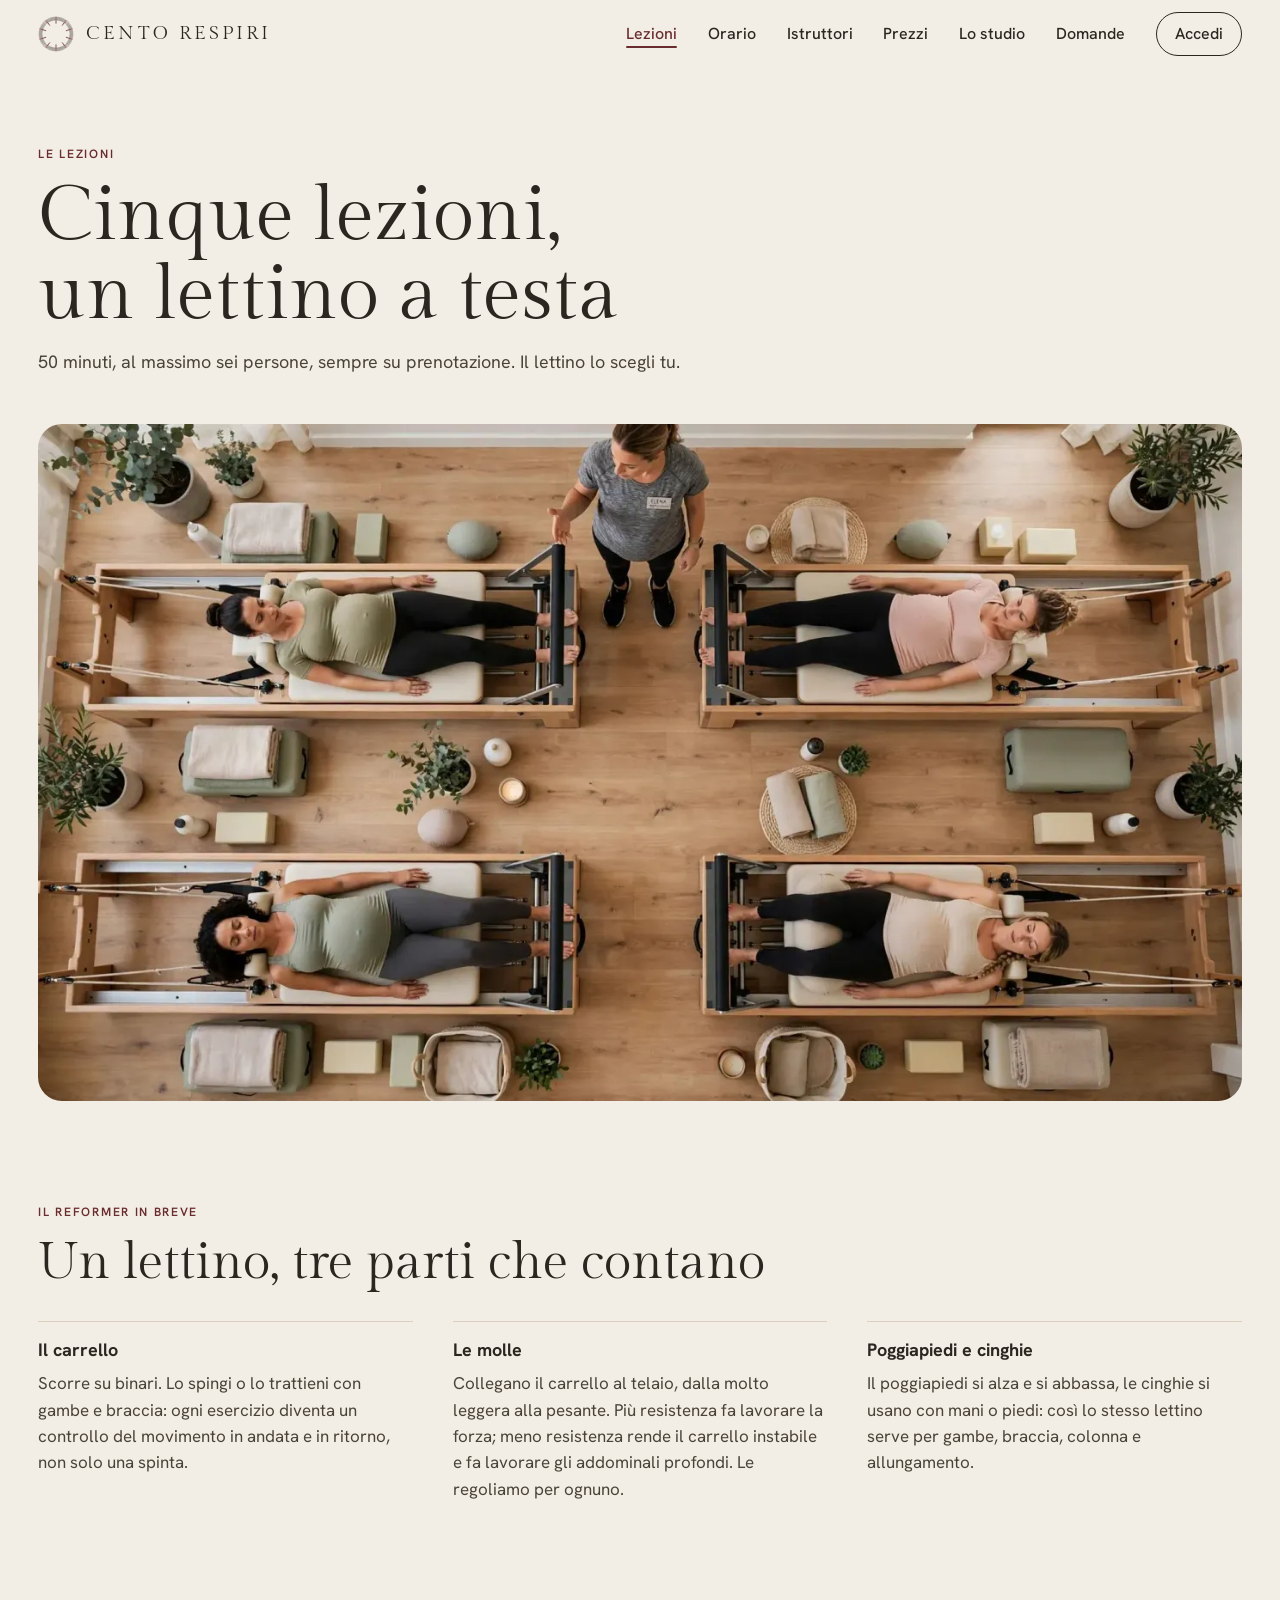
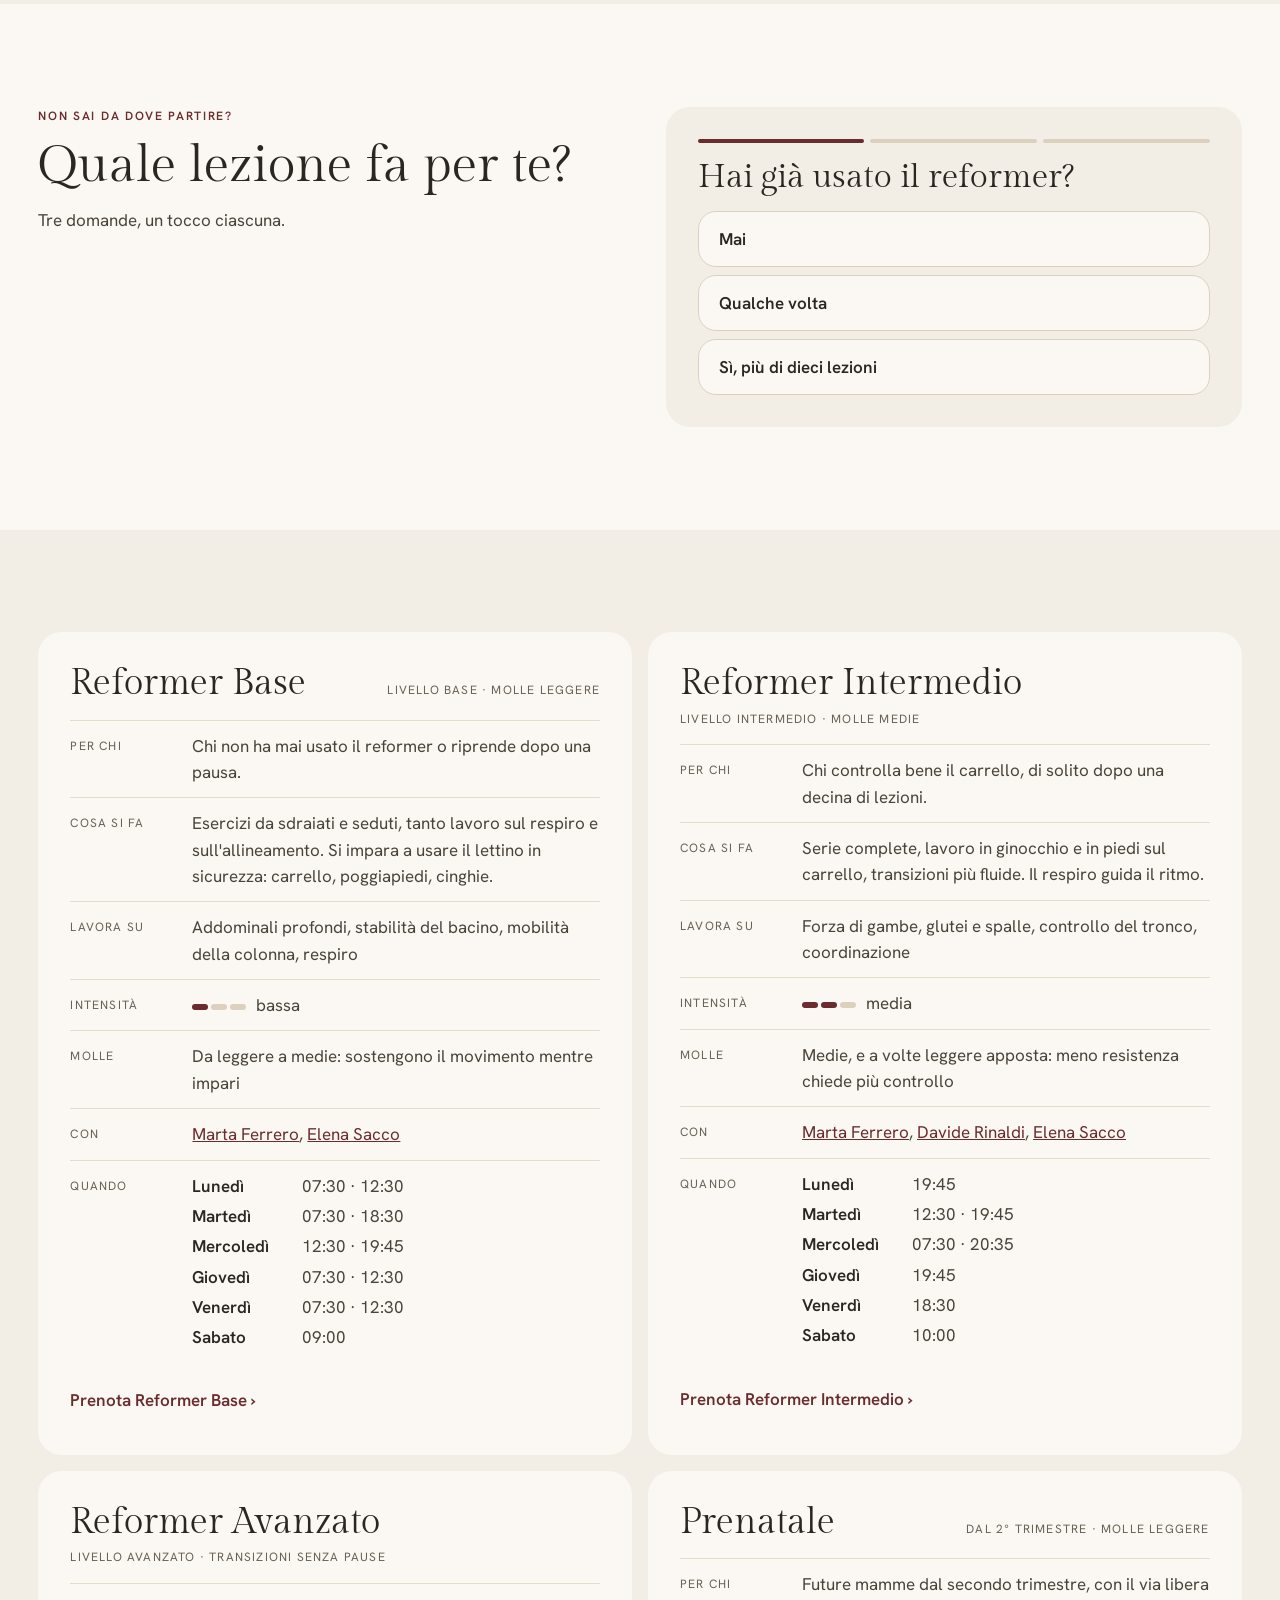
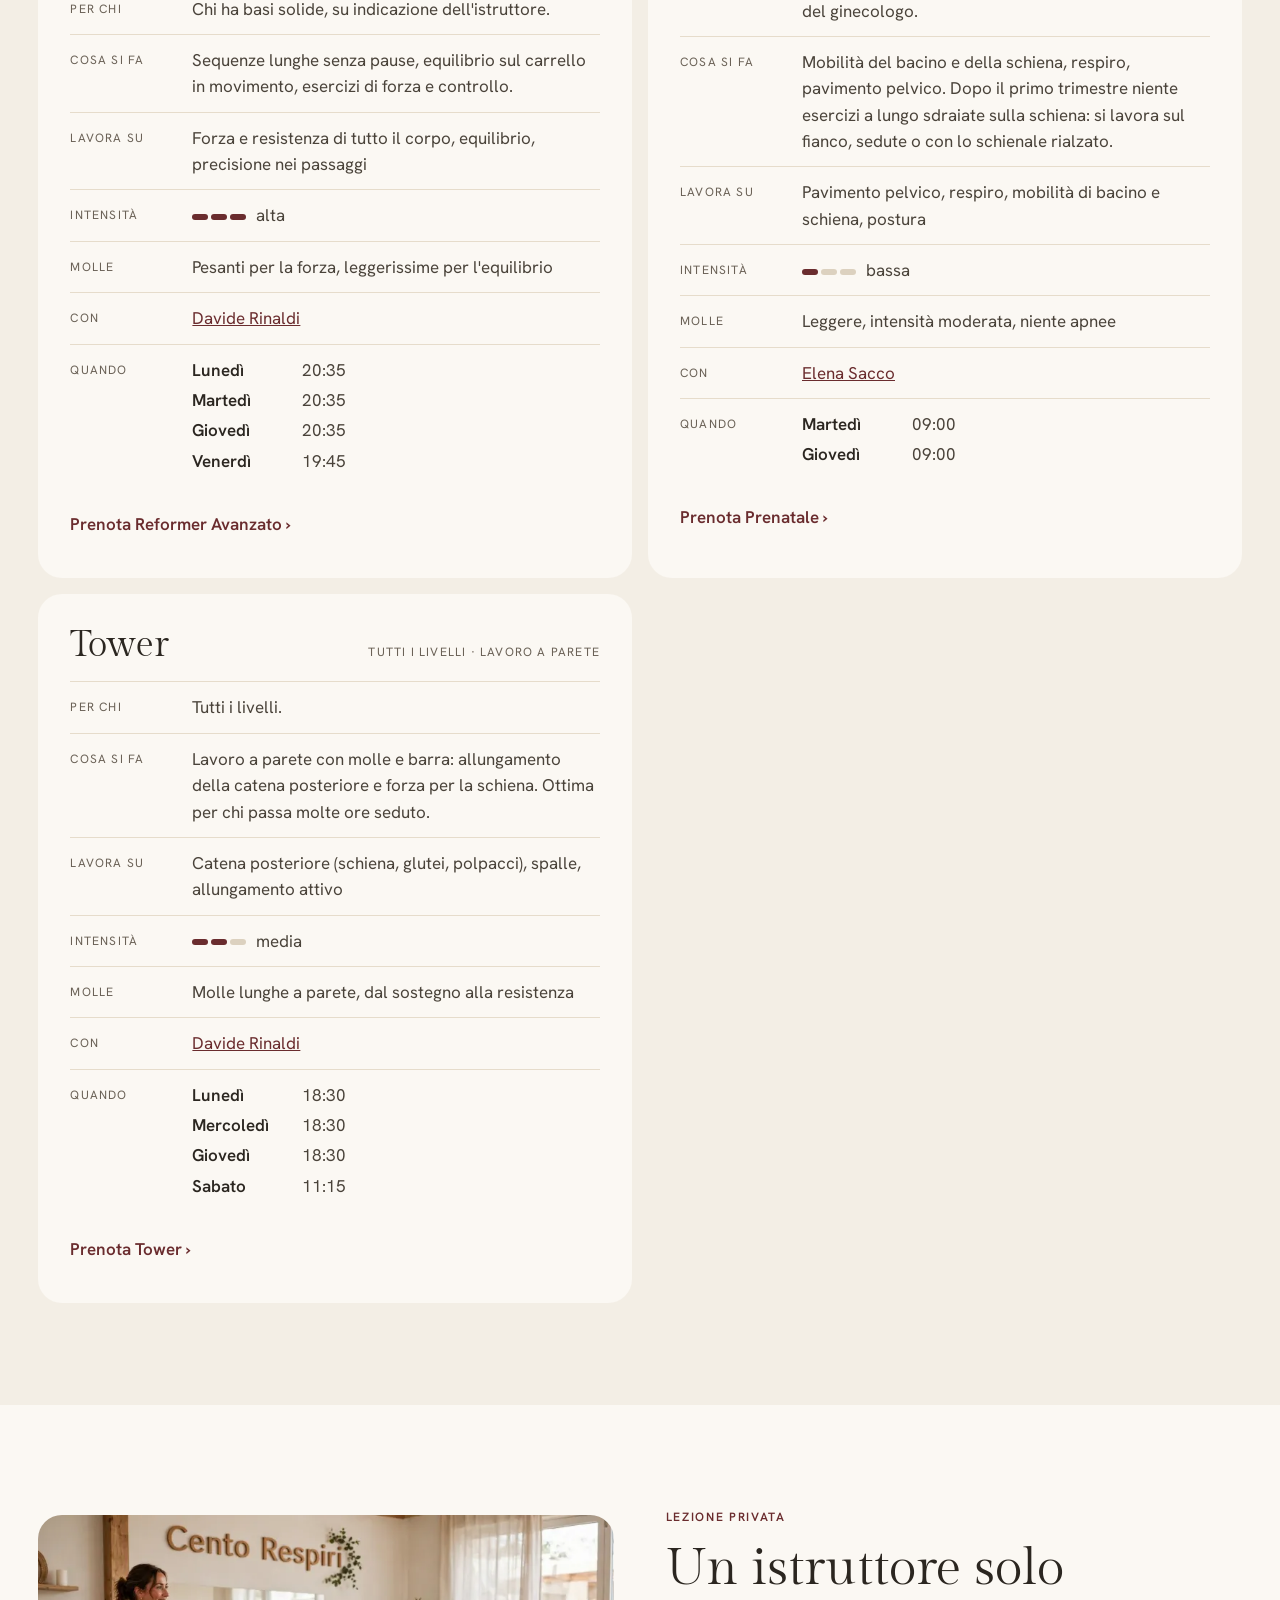
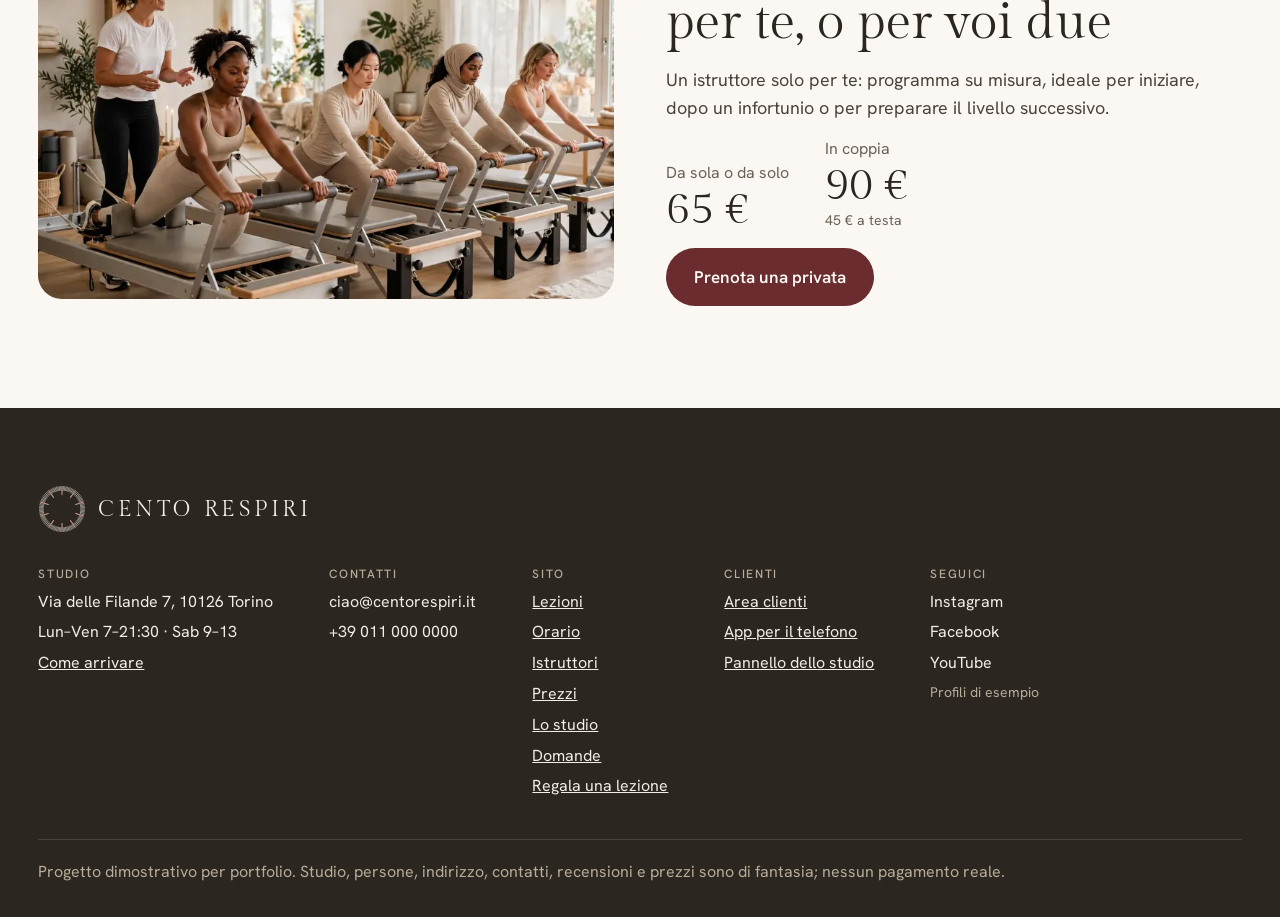
<file: lezioni.html>
<!DOCTYPE html>
<html lang="it">
<head>
<meta charset="utf-8">
<meta name="viewport" content="width=device-width, initial-scale=1, viewport-fit=cover">
<meta name="robots" content="noindex, nofollow">
<title>Lezioni · Cento Respiri</title>
<meta name="description" content="Le lezioni di pilates reformer di Cento Respiri a Torino: Base, Intermedio, Avanzato, Prenatale, Tower e lezioni private. Progetto dimostrativo.">
<meta name="theme-color" content="#F3EEE5">
<link rel="icon" type="image/png" sizes="32x32" href="assets/icone/favicon-32.png">
<link rel="apple-touch-icon" href="assets/icone/icona-180.png">
<link rel="preload" href="assets/fonts/gilda-display-latin.woff2" as="font" type="font/woff2" crossorigin>
<link rel="preload" href="assets/fonts/hanken-grotesk-latin.woff2" as="font" type="font/woff2" crossorigin>
<link rel="stylesheet" href="assets/css/base.css?v=9">
<link rel="stylesheet" href="assets/css/sito.css?v=9">
<meta property="og:title" content="Lezioni · Cento Respiri">
<meta property="og:description" content="Le lezioni di pilates reformer di Cento Respiri a Torino: Base, Intermedio, Avanzato, Prenatale, Tower e lezioni private.">
<meta property="og:type" content="website">
<meta property="og:image" content="https://chillguyzofficial-spec.github.io/Studio-Pilates-APP-e-SITO/assets/og-cento-respiri.jpg">
<meta property="og:image:width" content="1200"><meta property="og:image:height" content="630">
<meta property="og:url" content="https://chillguyzofficial-spec.github.io/Studio-Pilates-APP-e-SITO/lezioni.html">
<meta name="twitter:card" content="summary_large_image">
</head>
<body>
<a class="sr" href="#contenuto">Vai al contenuto</a>
<header class="header">
  <div class="wrap">
    <a class="logo" href="./" aria-label="Cento Respiri, home"><svg viewBox="0 0 100 100" aria-hidden="true" fill="none" stroke="#2B2620" stroke-width="1.1" stroke-linecap="round"><line x1="50" y1="20" x2="50" y2="3" stroke="#6A2C2E" stroke-width="2.2"/><line x1="52.45" y1="11.08" x2="52.95" y2="3.09"/><line x1="54.89" y1="11.31" x2="55.89" y2="3.37"/><line x1="57.31" y1="11.69" x2="58.81" y2="3.83"/><line x1="59.7" y1="12.23" x2="61.69" y2="4.48"/><line x1="62.05" y1="12.91" x2="64.52" y2="5.3"/><line x1="64.36" y1="13.74" x2="67.3" y2="6.3"/><line x1="66.61" y1="14.71" x2="70.01" y2="7.47"/><line x1="68.79" y1="15.82" x2="72.64" y2="8.81"/><line x1="70.9" y1="17.07" x2="75.18" y2="10.32"/><line x1="67.63" y1="25.73" x2="77.63" y2="11.98" stroke="#6A2C2E" stroke-width="2.2"/><line x1="74.86" y1="19.95" x2="79.96" y2="13.79"/><line x1="76.7" y1="21.57" x2="82.17" y2="15.74"/><line x1="78.43" y1="23.3" x2="84.26" y2="17.83"/><line x1="80.05" y1="25.14" x2="86.21" y2="20.04"/><line x1="81.55" y1="27.08" x2="88.02" y2="22.37"/><line x1="82.93" y1="29.1" x2="89.68" y2="24.82"/><line x1="84.18" y1="31.21" x2="91.19" y2="27.36"/><line x1="85.29" y1="33.39" x2="92.53" y2="29.99"/><line x1="86.26" y1="35.64" x2="93.7" y2="32.7"/><line x1="78.53" y1="40.73" x2="94.7" y2="35.48" stroke="#6A2C2E" stroke-width="2.2"/><line x1="87.77" y1="40.3" x2="95.52" y2="38.31"/><line x1="88.31" y1="42.69" x2="96.17" y2="41.19"/><line x1="88.69" y1="45.11" x2="96.63" y2="44.11"/><line x1="88.92" y1="47.55" x2="96.91" y2="47.05"/><line x1="89" y1="50" x2="97" y2="50"/><line x1="88.92" y1="52.45" x2="96.91" y2="52.95"/><line x1="88.69" y1="54.89" x2="96.63" y2="55.89"/><line x1="88.31" y1="57.31" x2="96.17" y2="58.81"/><line x1="87.77" y1="59.7" x2="95.52" y2="61.69"/><line x1="78.53" y1="59.27" x2="94.7" y2="64.52" stroke="#6A2C2E" stroke-width="2.2"/><line x1="86.26" y1="64.36" x2="93.7" y2="67.3"/><line x1="85.29" y1="66.61" x2="92.53" y2="70.01"/><line x1="84.18" y1="68.79" x2="91.19" y2="72.64"/><line x1="82.93" y1="70.9" x2="89.68" y2="75.18"/><line x1="81.55" y1="72.92" x2="88.02" y2="77.63"/><line x1="80.05" y1="74.86" x2="86.21" y2="79.96"/><line x1="78.43" y1="76.7" x2="84.26" y2="82.17"/><line x1="76.7" y1="78.43" x2="82.17" y2="84.26"/><line x1="74.86" y1="80.05" x2="79.96" y2="86.21"/><line x1="67.63" y1="74.27" x2="77.63" y2="88.02" stroke="#6A2C2E" stroke-width="2.2"/><line x1="70.9" y1="82.93" x2="75.18" y2="89.68"/><line x1="68.79" y1="84.18" x2="72.64" y2="91.19"/><line x1="66.61" y1="85.29" x2="70.01" y2="92.53"/><line x1="64.36" y1="86.26" x2="67.3" y2="93.7"/><line x1="62.05" y1="87.09" x2="64.52" y2="94.7"/><line x1="59.7" y1="87.77" x2="61.69" y2="95.52"/><line x1="57.31" y1="88.31" x2="58.81" y2="96.17"/><line x1="54.89" y1="88.69" x2="55.89" y2="96.63"/><line x1="52.45" y1="88.92" x2="52.95" y2="96.91"/><line x1="50" y1="80" x2="50" y2="97" stroke="#6A2C2E" stroke-width="2.2"/><line x1="47.55" y1="88.92" x2="47.05" y2="96.91"/><line x1="45.11" y1="88.69" x2="44.11" y2="96.63"/><line x1="42.69" y1="88.31" x2="41.19" y2="96.17"/><line x1="40.3" y1="87.77" x2="38.31" y2="95.52"/><line x1="37.95" y1="87.09" x2="35.48" y2="94.7"/><line x1="35.64" y1="86.26" x2="32.7" y2="93.7"/><line x1="33.39" y1="85.29" x2="29.99" y2="92.53"/><line x1="31.21" y1="84.18" x2="27.36" y2="91.19"/><line x1="29.1" y1="82.93" x2="24.82" y2="89.68"/><line x1="32.37" y1="74.27" x2="22.37" y2="88.02" stroke="#6A2C2E" stroke-width="2.2"/><line x1="25.14" y1="80.05" x2="20.04" y2="86.21"/><line x1="23.3" y1="78.43" x2="17.83" y2="84.26"/><line x1="21.57" y1="76.7" x2="15.74" y2="82.17"/><line x1="19.95" y1="74.86" x2="13.79" y2="79.96"/><line x1="18.45" y1="72.92" x2="11.98" y2="77.63"/><line x1="17.07" y1="70.9" x2="10.32" y2="75.18"/><line x1="15.82" y1="68.79" x2="8.81" y2="72.64"/><line x1="14.71" y1="66.61" x2="7.47" y2="70.01"/><line x1="13.74" y1="64.36" x2="6.3" y2="67.3"/><line x1="21.47" y1="59.27" x2="5.3" y2="64.52" stroke="#6A2C2E" stroke-width="2.2"/><line x1="12.23" y1="59.7" x2="4.48" y2="61.69"/><line x1="11.69" y1="57.31" x2="3.83" y2="58.81"/><line x1="11.31" y1="54.89" x2="3.37" y2="55.89"/><line x1="11.08" y1="52.45" x2="3.09" y2="52.95"/><line x1="11" y1="50" x2="3" y2="50"/><line x1="11.08" y1="47.55" x2="3.09" y2="47.05"/><line x1="11.31" y1="45.11" x2="3.37" y2="44.11"/><line x1="11.69" y1="42.69" x2="3.83" y2="41.19"/><line x1="12.23" y1="40.3" x2="4.48" y2="38.31"/><line x1="21.47" y1="40.73" x2="5.3" y2="35.48" stroke="#6A2C2E" stroke-width="2.2"/><line x1="13.74" y1="35.64" x2="6.3" y2="32.7"/><line x1="14.71" y1="33.39" x2="7.47" y2="29.99"/><line x1="15.82" y1="31.21" x2="8.81" y2="27.36"/><line x1="17.07" y1="29.1" x2="10.32" y2="24.82"/><line x1="18.45" y1="27.08" x2="11.98" y2="22.37"/><line x1="19.95" y1="25.14" x2="13.79" y2="20.04"/><line x1="21.57" y1="23.3" x2="15.74" y2="17.83"/><line x1="23.3" y1="21.57" x2="17.83" y2="15.74"/><line x1="25.14" y1="19.95" x2="20.04" y2="13.79"/><line x1="32.37" y1="25.73" x2="22.37" y2="11.98" stroke="#6A2C2E" stroke-width="2.2"/><line x1="29.1" y1="17.07" x2="24.82" y2="10.32"/><line x1="31.21" y1="15.82" x2="27.36" y2="8.81"/><line x1="33.39" y1="14.71" x2="29.99" y2="7.47"/><line x1="35.64" y1="13.74" x2="32.7" y2="6.3"/><line x1="37.95" y1="12.91" x2="35.48" y2="5.3"/><line x1="40.3" y1="12.23" x2="38.31" y2="4.48"/><line x1="42.69" y1="11.69" x2="41.19" y2="3.83"/><line x1="45.11" y1="11.31" x2="44.11" y2="3.37"/><line x1="47.55" y1="11.08" x2="47.05" y2="3.09"/></svg><b>CENTO RESPIRI</b></a>
    <nav aria-label="Principale">
      <a class="solo-pc" href="lezioni.html" aria-current="page">Lezioni</a>
      <a class="solo-pc" href="orario.html">Orario</a>
      <a class="solo-pc" href="istruttori.html">Istruttori</a>
      <a class="solo-pc" href="prezzi.html">Prezzi</a>
      <a class="solo-pc" href="studio.html">Lo studio</a>
      <a class="solo-pc" href="domande.html">Domande</a>
      <a class="accedi" href="area/">Accedi</a>
      <button class="menu-btn" type="button" aria-expanded="false" aria-controls="menu-tel">Menu</button>
    </nav>
  </div>
  <div class="menu-tel" id="menu-tel" hidden>
    <nav aria-label="Pagine">
      <a href="./">Home</a>
      <a href="lezioni.html" aria-current="page">Lezioni</a>
      <a href="orario.html">Orario</a>
      <a href="istruttori.html">Istruttori</a>
      <a href="prezzi.html">Prezzi</a>
      <a href="studio.html">Lo studio</a>
      <a href="domande.html">Domande</a>
    </nav>
    <div class="menu-tel__giu">
      <a class="btn" href="area/#prova">Prenota la prova gratuita</a>
      <a class="btn btn--bordo" href="area/">Accedi all'area clienti</a>
      <div class="menu-tel__link"><a href="app/">App per il telefono</a></div>
    </div>
  </div>
</header>
<main id="contenuto">

<section class="wrap pagina-testa"><div class="eti">Le lezioni</div><h1>Cinque lezioni, un lettino a testa</h1><p class="p-grande">50 minuti, al massimo sei persone, sempre su prenotazione. Il lettino lo scegli tu.</p></section>
<section class="wrap"><div class="r-vera" style="aspect-ratio:16/9;border-radius:24px"><img class="foto" src="assets/foto/800/lezioni-alto.webp" srcset="assets/foto/480/lezioni-alto.webp 480w, assets/foto/800/lezioni-alto.webp 800w, assets/foto/1400/lezioni-alto.webp 1400w, assets/foto/lezioni-alto.webp 1920w" sizes="(max-width:1376px) 100vw, 1344px" alt="Una lezione vista dall'alto: sei persone sui reformer e l'istruttrice" fetchpriority="high" decoding="async"></div></section>
<section class="wrap sez reformer" aria-labelledby="t-reformer">
  <div class="testa"><div class="eti">Il reformer in breve</div><h2 class="h2" id="t-reformer">Un lettino, tre parti che contano</h2></div>
  <div class="reformer__parti">
    <div><b>Il carrello</b><p>Scorre su binari. Lo spingi o lo trattieni con gambe e braccia: ogni esercizio diventa un controllo del movimento in andata e in ritorno, non solo una spinta.</p></div>
    <div><b>Le molle</b><p>Collegano il carrello al telaio, dalla molto leggera alla pesante. Più resistenza fa lavorare la forza; meno resistenza rende il carrello instabile e fa lavorare gli addominali profondi. Le regoliamo per ognuno.</p></div>
    <div><b>Poggiapiedi e cinghie</b><p>Il poggiapiedi si alza e si abbassa, le cinghie si usano con mani o piedi: così lo stesso lettino serve per gambe, braccia, colonna e allungamento.</p></div>
  </div>
</section>
<section class="fondo-carta"><div class="wrap sez trova-sez"><div class="testa"><div class="eti">Non sai da dove partire?</div><h2 class="h2">Quale lezione fa per te?</h2><p class="p2">Tre domande, un tocco ciascuna.</p></div><div class="trova" data-trova aria-live="polite"></div></div></section>
<section class="wrap sez lez-schede">
  <article class="lez-scheda" id="base">
    <div class="lez-scheda__testa"><h2>Reformer Base</h2><span class="liv">Livello base · molle leggere</span></div>
    <dl>
      <div><dt>Per chi</dt><dd>Chi non ha mai usato il reformer o riprende dopo una pausa.</dd></div>
      <div><dt>Cosa si fa</dt><dd>Esercizi da sdraiati e seduti, tanto lavoro sul respiro e sull'allineamento. Si impara a usare il lettino in sicurezza: carrello, poggiapiedi, cinghie.</dd></div>
      <div><dt>Lavora su</dt><dd>Addominali profondi, stabilità del bacino, mobilità della colonna, respiro</dd></div>
      <div><dt>Intensità</dt><dd><span class="intens" aria-label="Intensità 1 su 3"><i class="on"></i><i></i><i></i></span> bassa</dd></div>
      <div><dt>Molle</dt><dd>Da leggere a medie: sostengono il movimento mentre impari</dd></div>
      <div><dt>Con</dt><dd><a href="istruttori.html#marta">Marta Ferrero</a>, <a href="istruttori.html#elena">Elena Sacco</a></dd></div>
      <div><dt>Quando</dt><dd><ul class="sett"><li><b>Lunedì</b><span>07:30 · 12:30</span></li><li><b>Martedì</b><span>07:30 · 18:30</span></li><li><b>Mercoledì</b><span>12:30 · 19:45</span></li><li><b>Giovedì</b><span>07:30 · 12:30</span></li><li><b>Venerdì</b><span>07:30 · 12:30</span></li><li><b>Sabato</b><span>09:00</span></li></ul></dd></div>
    </dl>
    <a class="link-freccia" href="area/#orario">Prenota Reformer Base ›</a>
  </article>
  <article class="lez-scheda" id="intermedio">
    <div class="lez-scheda__testa"><h2>Reformer Intermedio</h2><span class="liv">Livello intermedio · molle medie</span></div>
    <dl>
      <div><dt>Per chi</dt><dd>Chi controlla bene il carrello, di solito dopo una decina di lezioni.</dd></div>
      <div><dt>Cosa si fa</dt><dd>Serie complete, lavoro in ginocchio e in piedi sul carrello, transizioni più fluide. Il respiro guida il ritmo.</dd></div>
      <div><dt>Lavora su</dt><dd>Forza di gambe, glutei e spalle, controllo del tronco, coordinazione</dd></div>
      <div><dt>Intensità</dt><dd><span class="intens" aria-label="Intensità 2 su 3"><i class="on"></i><i class="on"></i><i></i></span> media</dd></div>
      <div><dt>Molle</dt><dd>Medie, e a volte leggere apposta: meno resistenza chiede più controllo</dd></div>
      <div><dt>Con</dt><dd><a href="istruttori.html#marta">Marta Ferrero</a>, <a href="istruttori.html#davide">Davide Rinaldi</a>, <a href="istruttori.html#elena">Elena Sacco</a></dd></div>
      <div><dt>Quando</dt><dd><ul class="sett"><li><b>Lunedì</b><span>19:45</span></li><li><b>Martedì</b><span>12:30 · 19:45</span></li><li><b>Mercoledì</b><span>07:30 · 20:35</span></li><li><b>Giovedì</b><span>19:45</span></li><li><b>Venerdì</b><span>18:30</span></li><li><b>Sabato</b><span>10:00</span></li></ul></dd></div>
    </dl>
    <a class="link-freccia" href="area/#orario">Prenota Reformer Intermedio ›</a>
  </article>
  <article class="lez-scheda" id="avanzato">
    <div class="lez-scheda__testa"><h2>Reformer Avanzato</h2><span class="liv">Livello avanzato · transizioni senza pause</span></div>
    <dl>
      <div><dt>Per chi</dt><dd>Chi ha basi solide, su indicazione dell'istruttore.</dd></div>
      <div><dt>Cosa si fa</dt><dd>Sequenze lunghe senza pause, equilibrio sul carrello in movimento, esercizi di forza e controllo.</dd></div>
      <div><dt>Lavora su</dt><dd>Forza e resistenza di tutto il corpo, equilibrio, precisione nei passaggi</dd></div>
      <div><dt>Intensità</dt><dd><span class="intens" aria-label="Intensità 3 su 3"><i class="on"></i><i class="on"></i><i class="on"></i></span> alta</dd></div>
      <div><dt>Molle</dt><dd>Pesanti per la forza, leggerissime per l'equilibrio</dd></div>
      <div><dt>Con</dt><dd><a href="istruttori.html#davide">Davide Rinaldi</a></dd></div>
      <div><dt>Quando</dt><dd><ul class="sett"><li><b>Lunedì</b><span>20:35</span></li><li><b>Martedì</b><span>20:35</span></li><li><b>Giovedì</b><span>20:35</span></li><li><b>Venerdì</b><span>19:45</span></li></ul></dd></div>
    </dl>
    <a class="link-freccia" href="area/#orario">Prenota Reformer Avanzato ›</a>
  </article>
  <article class="lez-scheda" id="prenatale">
    <div class="lez-scheda__testa"><h2>Prenatale</h2><span class="liv">Dal 2° trimestre · molle leggere</span></div>
    <dl>
      <div><dt>Per chi</dt><dd>Future mamme dal secondo trimestre, con il via libera del ginecologo.</dd></div>
      <div><dt>Cosa si fa</dt><dd>Mobilità del bacino e della schiena, respiro, pavimento pelvico. Dopo il primo trimestre niente esercizi a lungo sdraiate sulla schiena: si lavora sul fianco, sedute o con lo schienale rialzato.</dd></div>
      <div><dt>Lavora su</dt><dd>Pavimento pelvico, respiro, mobilità di bacino e schiena, postura</dd></div>
      <div><dt>Intensità</dt><dd><span class="intens" aria-label="Intensità 1 su 3"><i class="on"></i><i></i><i></i></span> bassa</dd></div>
      <div><dt>Molle</dt><dd>Leggere, intensità moderata, niente apnee</dd></div>
      <div><dt>Con</dt><dd><a href="istruttori.html#elena">Elena Sacco</a></dd></div>
      <div><dt>Quando</dt><dd><ul class="sett"><li><b>Martedì</b><span>09:00</span></li><li><b>Giovedì</b><span>09:00</span></li></ul></dd></div>
    </dl>
    <a class="link-freccia" href="area/#orario">Prenota Prenatale ›</a>
  </article>
  <article class="lez-scheda" id="tower">
    <div class="lez-scheda__testa"><h2>Tower</h2><span class="liv">Tutti i livelli · lavoro a parete</span></div>
    <dl>
      <div><dt>Per chi</dt><dd>Tutti i livelli.</dd></div>
      <div><dt>Cosa si fa</dt><dd>Lavoro a parete con molle e barra: allungamento della catena posteriore e forza per la schiena. Ottima per chi passa molte ore seduto.</dd></div>
      <div><dt>Lavora su</dt><dd>Catena posteriore (schiena, glutei, polpacci), spalle, allungamento attivo</dd></div>
      <div><dt>Intensità</dt><dd><span class="intens" aria-label="Intensità 2 su 3"><i class="on"></i><i class="on"></i><i></i></span> media</dd></div>
      <div><dt>Molle</dt><dd>Molle lunghe a parete, dal sostegno alla resistenza</dd></div>
      <div><dt>Con</dt><dd><a href="istruttori.html#davide">Davide Rinaldi</a></dd></div>
      <div><dt>Quando</dt><dd><ul class="sett"><li><b>Lunedì</b><span>18:30</span></li><li><b>Mercoledì</b><span>18:30</span></li><li><b>Giovedì</b><span>18:30</span></li><li><b>Sabato</b><span>11:15</span></li></ul></dd></div>
    </dl>
    <a class="link-freccia" href="area/#orario">Prenota Tower ›</a>
  </article>
</section>
<section class="fondo-carta">
  <div class="wrap sez privata-pag">
    <div class="r32"><img class="foto" src="assets/foto/800/sito-lezioni.webp" srcset="assets/foto/480/sito-lezioni.webp 480w, assets/foto/800/sito-lezioni.webp 800w, assets/foto/1400/sito-lezioni.webp 1400w, assets/foto/sito-lezioni.webp 1920w" sizes="(max-width:1000px) 100vw, 640px" alt="Una lezione di gruppo sui reformer con l'istruttrice" loading="lazy" decoding="async"></div>
    <div class="testa"><div class="eti">Lezione privata</div><h2 class="h2">Un istruttore solo per te, o per voi due</h2><p class="p-grande">Un istruttore solo per te: programma su misura, ideale per iniziare, dopo un infortunio o per preparare il livello successivo.</p>
      <div class="privata__prezzi"><div><span>Da sola o da solo</span><b>65 €</b></div><div><span>In coppia</span><b>90 €</b><small>45 € a testa</small></div></div>
      <a class="btn" href="area/#privata" style="align-self:flex-start">Prenota una privata</a></div>
  </div>
</section>
</main>
<footer class="footer">
  <div class="wrap">
    <div class="footer__alto">
      <a class="logo" href="./" aria-label="Cento Respiri, home"><svg viewBox="0 0 100 100" aria-hidden="true" fill="none" stroke="#F3EEE5" stroke-width="1.1" stroke-linecap="round"><line x1="50" y1="20" x2="50" y2="3" stroke="#C99A8F" stroke-width="2.2"/><line x1="52.45" y1="11.08" x2="52.95" y2="3.09"/><line x1="54.89" y1="11.31" x2="55.89" y2="3.37"/><line x1="57.31" y1="11.69" x2="58.81" y2="3.83"/><line x1="59.7" y1="12.23" x2="61.69" y2="4.48"/><line x1="62.05" y1="12.91" x2="64.52" y2="5.3"/><line x1="64.36" y1="13.74" x2="67.3" y2="6.3"/><line x1="66.61" y1="14.71" x2="70.01" y2="7.47"/><line x1="68.79" y1="15.82" x2="72.64" y2="8.81"/><line x1="70.9" y1="17.07" x2="75.18" y2="10.32"/><line x1="67.63" y1="25.73" x2="77.63" y2="11.98" stroke="#C99A8F" stroke-width="2.2"/><line x1="74.86" y1="19.95" x2="79.96" y2="13.79"/><line x1="76.7" y1="21.57" x2="82.17" y2="15.74"/><line x1="78.43" y1="23.3" x2="84.26" y2="17.83"/><line x1="80.05" y1="25.14" x2="86.21" y2="20.04"/><line x1="81.55" y1="27.08" x2="88.02" y2="22.37"/><line x1="82.93" y1="29.1" x2="89.68" y2="24.82"/><line x1="84.18" y1="31.21" x2="91.19" y2="27.36"/><line x1="85.29" y1="33.39" x2="92.53" y2="29.99"/><line x1="86.26" y1="35.64" x2="93.7" y2="32.7"/><line x1="78.53" y1="40.73" x2="94.7" y2="35.48" stroke="#C99A8F" stroke-width="2.2"/><line x1="87.77" y1="40.3" x2="95.52" y2="38.31"/><line x1="88.31" y1="42.69" x2="96.17" y2="41.19"/><line x1="88.69" y1="45.11" x2="96.63" y2="44.11"/><line x1="88.92" y1="47.55" x2="96.91" y2="47.05"/><line x1="89" y1="50" x2="97" y2="50"/><line x1="88.92" y1="52.45" x2="96.91" y2="52.95"/><line x1="88.69" y1="54.89" x2="96.63" y2="55.89"/><line x1="88.31" y1="57.31" x2="96.17" y2="58.81"/><line x1="87.77" y1="59.7" x2="95.52" y2="61.69"/><line x1="78.53" y1="59.27" x2="94.7" y2="64.52" stroke="#C99A8F" stroke-width="2.2"/><line x1="86.26" y1="64.36" x2="93.7" y2="67.3"/><line x1="85.29" y1="66.61" x2="92.53" y2="70.01"/><line x1="84.18" y1="68.79" x2="91.19" y2="72.64"/><line x1="82.93" y1="70.9" x2="89.68" y2="75.18"/><line x1="81.55" y1="72.92" x2="88.02" y2="77.63"/><line x1="80.05" y1="74.86" x2="86.21" y2="79.96"/><line x1="78.43" y1="76.7" x2="84.26" y2="82.17"/><line x1="76.7" y1="78.43" x2="82.17" y2="84.26"/><line x1="74.86" y1="80.05" x2="79.96" y2="86.21"/><line x1="67.63" y1="74.27" x2="77.63" y2="88.02" stroke="#C99A8F" stroke-width="2.2"/><line x1="70.9" y1="82.93" x2="75.18" y2="89.68"/><line x1="68.79" y1="84.18" x2="72.64" y2="91.19"/><line x1="66.61" y1="85.29" x2="70.01" y2="92.53"/><line x1="64.36" y1="86.26" x2="67.3" y2="93.7"/><line x1="62.05" y1="87.09" x2="64.52" y2="94.7"/><line x1="59.7" y1="87.77" x2="61.69" y2="95.52"/><line x1="57.31" y1="88.31" x2="58.81" y2="96.17"/><line x1="54.89" y1="88.69" x2="55.89" y2="96.63"/><line x1="52.45" y1="88.92" x2="52.95" y2="96.91"/><line x1="50" y1="80" x2="50" y2="97" stroke="#C99A8F" stroke-width="2.2"/><line x1="47.55" y1="88.92" x2="47.05" y2="96.91"/><line x1="45.11" y1="88.69" x2="44.11" y2="96.63"/><line x1="42.69" y1="88.31" x2="41.19" y2="96.17"/><line x1="40.3" y1="87.77" x2="38.31" y2="95.52"/><line x1="37.95" y1="87.09" x2="35.48" y2="94.7"/><line x1="35.64" y1="86.26" x2="32.7" y2="93.7"/><line x1="33.39" y1="85.29" x2="29.99" y2="92.53"/><line x1="31.21" y1="84.18" x2="27.36" y2="91.19"/><line x1="29.1" y1="82.93" x2="24.82" y2="89.68"/><line x1="32.37" y1="74.27" x2="22.37" y2="88.02" stroke="#C99A8F" stroke-width="2.2"/><line x1="25.14" y1="80.05" x2="20.04" y2="86.21"/><line x1="23.3" y1="78.43" x2="17.83" y2="84.26"/><line x1="21.57" y1="76.7" x2="15.74" y2="82.17"/><line x1="19.95" y1="74.86" x2="13.79" y2="79.96"/><line x1="18.45" y1="72.92" x2="11.98" y2="77.63"/><line x1="17.07" y1="70.9" x2="10.32" y2="75.18"/><line x1="15.82" y1="68.79" x2="8.81" y2="72.64"/><line x1="14.71" y1="66.61" x2="7.47" y2="70.01"/><line x1="13.74" y1="64.36" x2="6.3" y2="67.3"/><line x1="21.47" y1="59.27" x2="5.3" y2="64.52" stroke="#C99A8F" stroke-width="2.2"/><line x1="12.23" y1="59.7" x2="4.48" y2="61.69"/><line x1="11.69" y1="57.31" x2="3.83" y2="58.81"/><line x1="11.31" y1="54.89" x2="3.37" y2="55.89"/><line x1="11.08" y1="52.45" x2="3.09" y2="52.95"/><line x1="11" y1="50" x2="3" y2="50"/><line x1="11.08" y1="47.55" x2="3.09" y2="47.05"/><line x1="11.31" y1="45.11" x2="3.37" y2="44.11"/><line x1="11.69" y1="42.69" x2="3.83" y2="41.19"/><line x1="12.23" y1="40.3" x2="4.48" y2="38.31"/><line x1="21.47" y1="40.73" x2="5.3" y2="35.48" stroke="#C99A8F" stroke-width="2.2"/><line x1="13.74" y1="35.64" x2="6.3" y2="32.7"/><line x1="14.71" y1="33.39" x2="7.47" y2="29.99"/><line x1="15.82" y1="31.21" x2="8.81" y2="27.36"/><line x1="17.07" y1="29.1" x2="10.32" y2="24.82"/><line x1="18.45" y1="27.08" x2="11.98" y2="22.37"/><line x1="19.95" y1="25.14" x2="13.79" y2="20.04"/><line x1="21.57" y1="23.3" x2="15.74" y2="17.83"/><line x1="23.3" y1="21.57" x2="17.83" y2="15.74"/><line x1="25.14" y1="19.95" x2="20.04" y2="13.79"/><line x1="32.37" y1="25.73" x2="22.37" y2="11.98" stroke="#C99A8F" stroke-width="2.2"/><line x1="29.1" y1="17.07" x2="24.82" y2="10.32"/><line x1="31.21" y1="15.82" x2="27.36" y2="8.81"/><line x1="33.39" y1="14.71" x2="29.99" y2="7.47"/><line x1="35.64" y1="13.74" x2="32.7" y2="6.3"/><line x1="37.95" y1="12.91" x2="35.48" y2="5.3"/><line x1="40.3" y1="12.23" x2="38.31" y2="4.48"/><line x1="42.69" y1="11.69" x2="41.19" y2="3.83"/><line x1="45.11" y1="11.31" x2="44.11" y2="3.37"/><line x1="47.55" y1="11.08" x2="47.05" y2="3.09"/></svg><b>CENTO RESPIRI</b></a>
      <div class="footer__col">
        <div><span class="eti">Studio</span><span>Via delle Filande 7, 10126 Torino</span><span>Lun–Ven 7–21:30 · Sab 9–13</span><a href="studio.html">Come arrivare</a></div>
        <div><span class="eti">Contatti</span><span>ciao@centorespiri.it</span><span>+39 011 000 0000</span></div>
        <div><span class="eti">Sito</span><a href="lezioni.html">Lezioni</a><a href="orario.html">Orario</a><a href="istruttori.html">Istruttori</a><a href="prezzi.html">Prezzi</a><a href="studio.html">Lo studio</a><a href="domande.html">Domande</a><a href="regala.html">Regala una lezione</a></div>
        <div><span class="eti">Clienti</span><a href="area/">Area clienti</a><a href="app/">App per il telefono</a><a href="studio/">Pannello dello studio</a></div>
        <div><span class="eti">Seguici</span><span class="social">Instagram</span><span class="social">Facebook</span><span class="social">YouTube</span><small class="footer__piccolo">Profili di esempio</small></div>
      </div>
    </div>
    <div class="footer__nota">Progetto dimostrativo per portfolio. Studio, persone, indirizzo, contatti, recensioni e prezzi sono di fantasia; nessun pagamento reale.</div>
  </div>
</footer>
<aside class="pop-app" id="pop-app" aria-label="Scarica l'app" hidden>
  <div class="pop-app__qr" aria-hidden="true"></div>
  <a class="pop-app__testo" href="app/">
    <span class="pop-app__icona" aria-hidden="true"><svg viewBox="0 0 100 100" aria-hidden="true" fill="none" stroke="#F3EEE5" stroke-width="1.1" stroke-linecap="round"><line x1="50" y1="20" x2="50" y2="3" stroke="#F3EEE5" stroke-width="2.2"/><line x1="52.45" y1="11.08" x2="52.95" y2="3.09"/><line x1="54.89" y1="11.31" x2="55.89" y2="3.37"/><line x1="57.31" y1="11.69" x2="58.81" y2="3.83"/><line x1="59.7" y1="12.23" x2="61.69" y2="4.48"/><line x1="62.05" y1="12.91" x2="64.52" y2="5.3"/><line x1="64.36" y1="13.74" x2="67.3" y2="6.3"/><line x1="66.61" y1="14.71" x2="70.01" y2="7.47"/><line x1="68.79" y1="15.82" x2="72.64" y2="8.81"/><line x1="70.9" y1="17.07" x2="75.18" y2="10.32"/><line x1="67.63" y1="25.73" x2="77.63" y2="11.98" stroke="#F3EEE5" stroke-width="2.2"/><line x1="74.86" y1="19.95" x2="79.96" y2="13.79"/><line x1="76.7" y1="21.57" x2="82.17" y2="15.74"/><line x1="78.43" y1="23.3" x2="84.26" y2="17.83"/><line x1="80.05" y1="25.14" x2="86.21" y2="20.04"/><line x1="81.55" y1="27.08" x2="88.02" y2="22.37"/><line x1="82.93" y1="29.1" x2="89.68" y2="24.82"/><line x1="84.18" y1="31.21" x2="91.19" y2="27.36"/><line x1="85.29" y1="33.39" x2="92.53" y2="29.99"/><line x1="86.26" y1="35.64" x2="93.7" y2="32.7"/><line x1="78.53" y1="40.73" x2="94.7" y2="35.48" stroke="#F3EEE5" stroke-width="2.2"/><line x1="87.77" y1="40.3" x2="95.52" y2="38.31"/><line x1="88.31" y1="42.69" x2="96.17" y2="41.19"/><line x1="88.69" y1="45.11" x2="96.63" y2="44.11"/><line x1="88.92" y1="47.55" x2="96.91" y2="47.05"/><line x1="89" y1="50" x2="97" y2="50"/><line x1="88.92" y1="52.45" x2="96.91" y2="52.95"/><line x1="88.69" y1="54.89" x2="96.63" y2="55.89"/><line x1="88.31" y1="57.31" x2="96.17" y2="58.81"/><line x1="87.77" y1="59.7" x2="95.52" y2="61.69"/><line x1="78.53" y1="59.27" x2="94.7" y2="64.52" stroke="#F3EEE5" stroke-width="2.2"/><line x1="86.26" y1="64.36" x2="93.7" y2="67.3"/><line x1="85.29" y1="66.61" x2="92.53" y2="70.01"/><line x1="84.18" y1="68.79" x2="91.19" y2="72.64"/><line x1="82.93" y1="70.9" x2="89.68" y2="75.18"/><line x1="81.55" y1="72.92" x2="88.02" y2="77.63"/><line x1="80.05" y1="74.86" x2="86.21" y2="79.96"/><line x1="78.43" y1="76.7" x2="84.26" y2="82.17"/><line x1="76.7" y1="78.43" x2="82.17" y2="84.26"/><line x1="74.86" y1="80.05" x2="79.96" y2="86.21"/><line x1="67.63" y1="74.27" x2="77.63" y2="88.02" stroke="#F3EEE5" stroke-width="2.2"/><line x1="70.9" y1="82.93" x2="75.18" y2="89.68"/><line x1="68.79" y1="84.18" x2="72.64" y2="91.19"/><line x1="66.61" y1="85.29" x2="70.01" y2="92.53"/><line x1="64.36" y1="86.26" x2="67.3" y2="93.7"/><line x1="62.05" y1="87.09" x2="64.52" y2="94.7"/><line x1="59.7" y1="87.77" x2="61.69" y2="95.52"/><line x1="57.31" y1="88.31" x2="58.81" y2="96.17"/><line x1="54.89" y1="88.69" x2="55.89" y2="96.63"/><line x1="52.45" y1="88.92" x2="52.95" y2="96.91"/><line x1="50" y1="80" x2="50" y2="97" stroke="#F3EEE5" stroke-width="2.2"/><line x1="47.55" y1="88.92" x2="47.05" y2="96.91"/><line x1="45.11" y1="88.69" x2="44.11" y2="96.63"/><line x1="42.69" y1="88.31" x2="41.19" y2="96.17"/><line x1="40.3" y1="87.77" x2="38.31" y2="95.52"/><line x1="37.95" y1="87.09" x2="35.48" y2="94.7"/><line x1="35.64" y1="86.26" x2="32.7" y2="93.7"/><line x1="33.39" y1="85.29" x2="29.99" y2="92.53"/><line x1="31.21" y1="84.18" x2="27.36" y2="91.19"/><line x1="29.1" y1="82.93" x2="24.82" y2="89.68"/><line x1="32.37" y1="74.27" x2="22.37" y2="88.02" stroke="#F3EEE5" stroke-width="2.2"/><line x1="25.14" y1="80.05" x2="20.04" y2="86.21"/><line x1="23.3" y1="78.43" x2="17.83" y2="84.26"/><line x1="21.57" y1="76.7" x2="15.74" y2="82.17"/><line x1="19.95" y1="74.86" x2="13.79" y2="79.96"/><line x1="18.45" y1="72.92" x2="11.98" y2="77.63"/><line x1="17.07" y1="70.9" x2="10.32" y2="75.18"/><line x1="15.82" y1="68.79" x2="8.81" y2="72.64"/><line x1="14.71" y1="66.61" x2="7.47" y2="70.01"/><line x1="13.74" y1="64.36" x2="6.3" y2="67.3"/><line x1="21.47" y1="59.27" x2="5.3" y2="64.52" stroke="#F3EEE5" stroke-width="2.2"/><line x1="12.23" y1="59.7" x2="4.48" y2="61.69"/><line x1="11.69" y1="57.31" x2="3.83" y2="58.81"/><line x1="11.31" y1="54.89" x2="3.37" y2="55.89"/><line x1="11.08" y1="52.45" x2="3.09" y2="52.95"/><line x1="11" y1="50" x2="3" y2="50"/><line x1="11.08" y1="47.55" x2="3.09" y2="47.05"/><line x1="11.31" y1="45.11" x2="3.37" y2="44.11"/><line x1="11.69" y1="42.69" x2="3.83" y2="41.19"/><line x1="12.23" y1="40.3" x2="4.48" y2="38.31"/><line x1="21.47" y1="40.73" x2="5.3" y2="35.48" stroke="#F3EEE5" stroke-width="2.2"/><line x1="13.74" y1="35.64" x2="6.3" y2="32.7"/><line x1="14.71" y1="33.39" x2="7.47" y2="29.99"/><line x1="15.82" y1="31.21" x2="8.81" y2="27.36"/><line x1="17.07" y1="29.1" x2="10.32" y2="24.82"/><line x1="18.45" y1="27.08" x2="11.98" y2="22.37"/><line x1="19.95" y1="25.14" x2="13.79" y2="20.04"/><line x1="21.57" y1="23.3" x2="15.74" y2="17.83"/><line x1="23.3" y1="21.57" x2="17.83" y2="15.74"/><line x1="25.14" y1="19.95" x2="20.04" y2="13.79"/><line x1="32.37" y1="25.73" x2="22.37" y2="11.98" stroke="#F3EEE5" stroke-width="2.2"/><line x1="29.1" y1="17.07" x2="24.82" y2="10.32"/><line x1="31.21" y1="15.82" x2="27.36" y2="8.81"/><line x1="33.39" y1="14.71" x2="29.99" y2="7.47"/><line x1="35.64" y1="13.74" x2="32.7" y2="6.3"/><line x1="37.95" y1="12.91" x2="35.48" y2="5.3"/><line x1="40.3" y1="12.23" x2="38.31" y2="4.48"/><line x1="42.69" y1="11.69" x2="41.19" y2="3.83"/><line x1="45.11" y1="11.31" x2="44.11" y2="3.37"/><line x1="47.55" y1="11.08" x2="47.05" y2="3.09"/></svg></span>
    <span><b>Scarica l'app</b><small class="solo-tocco">Prenoti con un tocco e ti avvisiamo se si libera un posto</small><small class="solo-mouse">Inquadra il codice col telefono</small></span>
  </a>
  <button class="pop-app__x" type="button" aria-label="Chiudi">✕</button>
</aside>
<script src="assets/js/qrcode.min.js?v=9" defer></script>
<script src="app/dati.js?v=9" defer></script>
<script src="app/app.js?v=9" defer></script>
<script src="assets/js/sito.js?v=9" defer></script>
<script src="assets/js/vivo.js?v=9" defer></script>
</body>
</html>
</file>
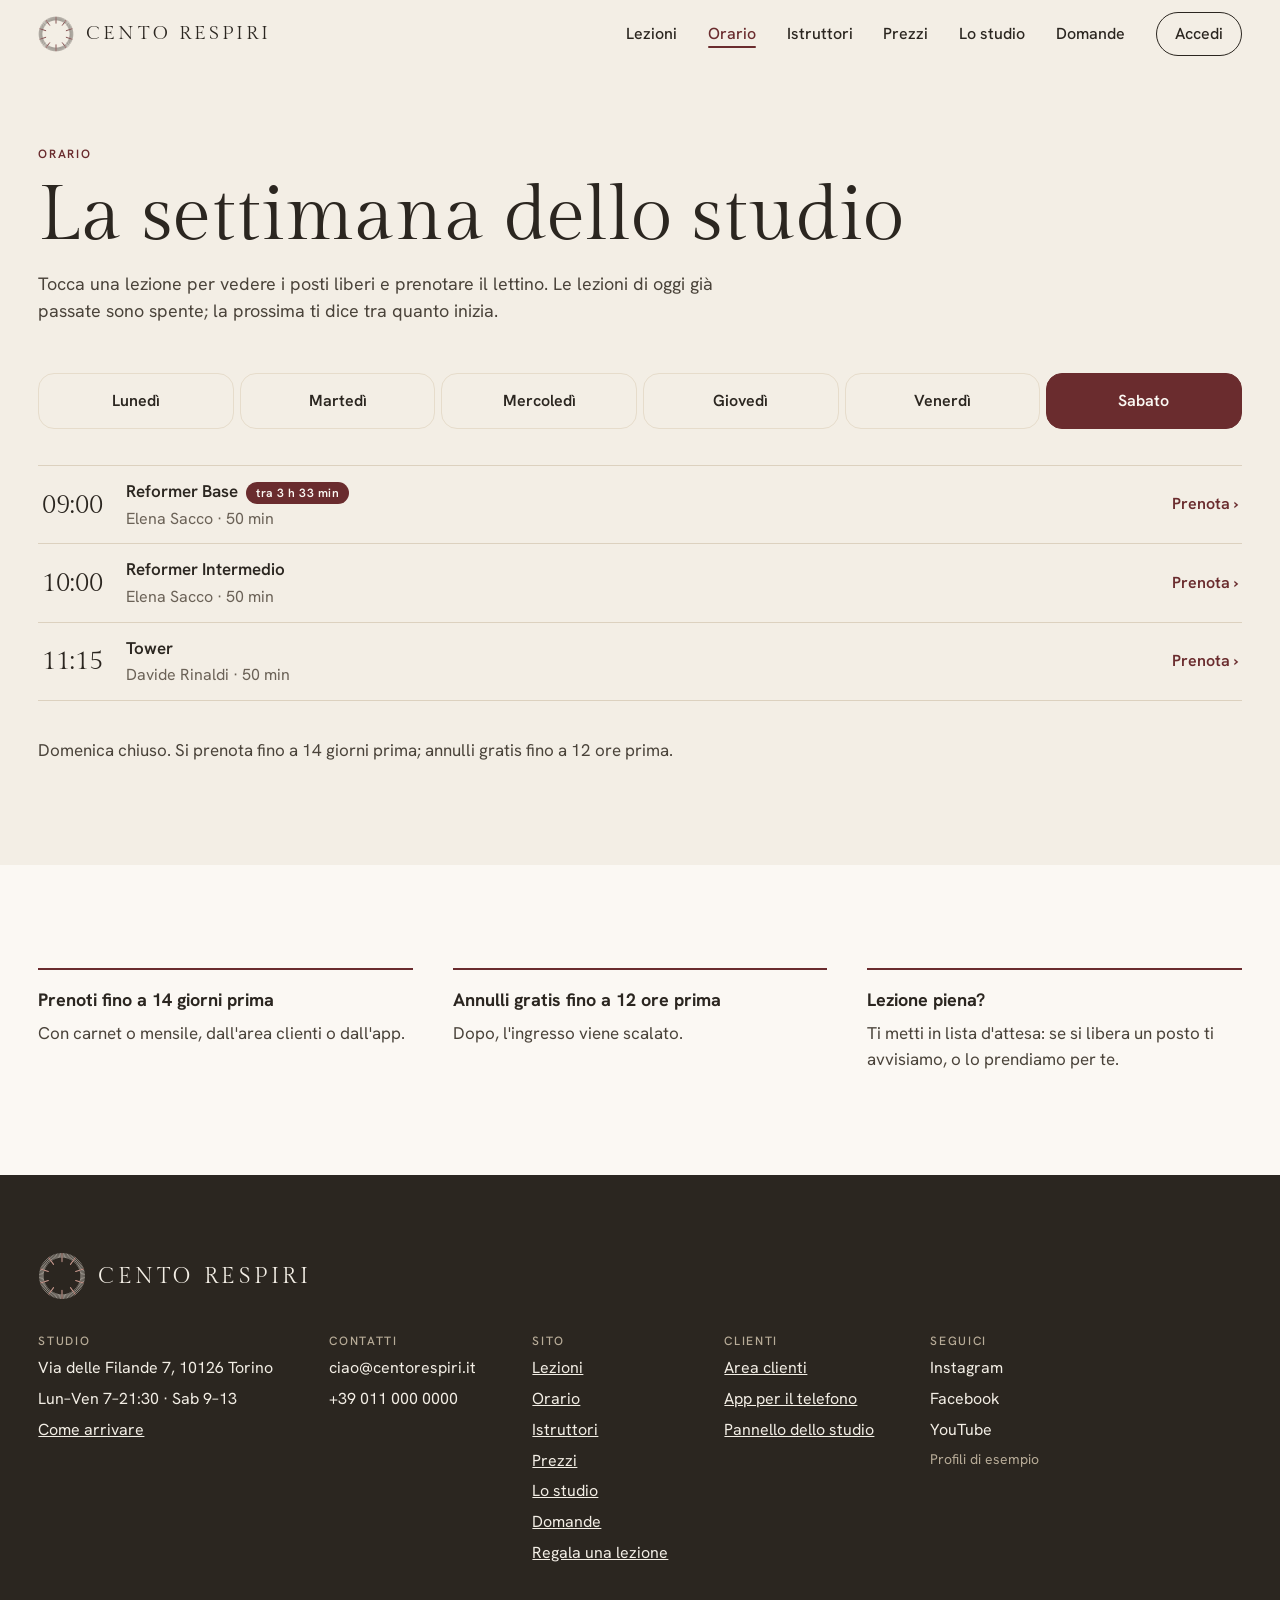
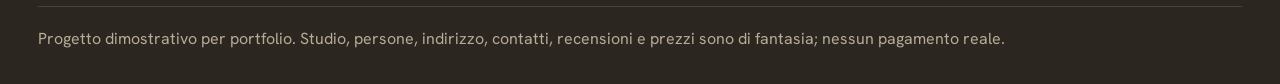
<file: orario.html>
<!DOCTYPE html>
<html lang="it">
<head>
<meta charset="utf-8">
<meta name="viewport" content="width=device-width, initial-scale=1, viewport-fit=cover">
<meta name="robots" content="noindex, nofollow">
<title>Orario · Cento Respiri</title>
<meta name="description" content="L'orario della settimana di Cento Respiri, pilates reformer a Torino: lezioni dal lunedì al sabato, posti liberi e prenotazione del lettino. Progetto dimostrativo.">
<meta name="theme-color" content="#F3EEE5">
<link rel="icon" type="image/png" sizes="32x32" href="assets/icone/favicon-32.png">
<link rel="apple-touch-icon" href="assets/icone/icona-180.png">
<link rel="preload" href="assets/fonts/gilda-display-latin.woff2" as="font" type="font/woff2" crossorigin>
<link rel="preload" href="assets/fonts/hanken-grotesk-latin.woff2" as="font" type="font/woff2" crossorigin>
<link rel="stylesheet" href="assets/css/base.css?v=9">
<link rel="stylesheet" href="assets/css/sito.css?v=9">
<meta property="og:title" content="Orario · Cento Respiri">
<meta property="og:description" content="L'orario della settimana di Cento Respiri, pilates reformer a Torino: lezioni dal lunedì al sabato, posti liberi e prenotazione del lettino.">
<meta property="og:type" content="website">
<meta property="og:image" content="https://chillguyzofficial-spec.github.io/Studio-Pilates-APP-e-SITO/assets/og-cento-respiri.jpg">
<meta property="og:image:width" content="1200"><meta property="og:image:height" content="630">
<meta property="og:url" content="https://chillguyzofficial-spec.github.io/Studio-Pilates-APP-e-SITO/orario.html">
<meta name="twitter:card" content="summary_large_image">
</head>
<body>
<a class="sr" href="#contenuto">Vai al contenuto</a>
<header class="header">
  <div class="wrap">
    <a class="logo" href="./" aria-label="Cento Respiri, home"><svg viewBox="0 0 100 100" aria-hidden="true" fill="none" stroke="#2B2620" stroke-width="1.1" stroke-linecap="round"><line x1="50" y1="20" x2="50" y2="3" stroke="#6A2C2E" stroke-width="2.2"/><line x1="52.45" y1="11.08" x2="52.95" y2="3.09"/><line x1="54.89" y1="11.31" x2="55.89" y2="3.37"/><line x1="57.31" y1="11.69" x2="58.81" y2="3.83"/><line x1="59.7" y1="12.23" x2="61.69" y2="4.48"/><line x1="62.05" y1="12.91" x2="64.52" y2="5.3"/><line x1="64.36" y1="13.74" x2="67.3" y2="6.3"/><line x1="66.61" y1="14.71" x2="70.01" y2="7.47"/><line x1="68.79" y1="15.82" x2="72.64" y2="8.81"/><line x1="70.9" y1="17.07" x2="75.18" y2="10.32"/><line x1="67.63" y1="25.73" x2="77.63" y2="11.98" stroke="#6A2C2E" stroke-width="2.2"/><line x1="74.86" y1="19.95" x2="79.96" y2="13.79"/><line x1="76.7" y1="21.57" x2="82.17" y2="15.74"/><line x1="78.43" y1="23.3" x2="84.26" y2="17.83"/><line x1="80.05" y1="25.14" x2="86.21" y2="20.04"/><line x1="81.55" y1="27.08" x2="88.02" y2="22.37"/><line x1="82.93" y1="29.1" x2="89.68" y2="24.82"/><line x1="84.18" y1="31.21" x2="91.19" y2="27.36"/><line x1="85.29" y1="33.39" x2="92.53" y2="29.99"/><line x1="86.26" y1="35.64" x2="93.7" y2="32.7"/><line x1="78.53" y1="40.73" x2="94.7" y2="35.48" stroke="#6A2C2E" stroke-width="2.2"/><line x1="87.77" y1="40.3" x2="95.52" y2="38.31"/><line x1="88.31" y1="42.69" x2="96.17" y2="41.19"/><line x1="88.69" y1="45.11" x2="96.63" y2="44.11"/><line x1="88.92" y1="47.55" x2="96.91" y2="47.05"/><line x1="89" y1="50" x2="97" y2="50"/><line x1="88.92" y1="52.45" x2="96.91" y2="52.95"/><line x1="88.69" y1="54.89" x2="96.63" y2="55.89"/><line x1="88.31" y1="57.31" x2="96.17" y2="58.81"/><line x1="87.77" y1="59.7" x2="95.52" y2="61.69"/><line x1="78.53" y1="59.27" x2="94.7" y2="64.52" stroke="#6A2C2E" stroke-width="2.2"/><line x1="86.26" y1="64.36" x2="93.7" y2="67.3"/><line x1="85.29" y1="66.61" x2="92.53" y2="70.01"/><line x1="84.18" y1="68.79" x2="91.19" y2="72.64"/><line x1="82.93" y1="70.9" x2="89.68" y2="75.18"/><line x1="81.55" y1="72.92" x2="88.02" y2="77.63"/><line x1="80.05" y1="74.86" x2="86.21" y2="79.96"/><line x1="78.43" y1="76.7" x2="84.26" y2="82.17"/><line x1="76.7" y1="78.43" x2="82.17" y2="84.26"/><line x1="74.86" y1="80.05" x2="79.96" y2="86.21"/><line x1="67.63" y1="74.27" x2="77.63" y2="88.02" stroke="#6A2C2E" stroke-width="2.2"/><line x1="70.9" y1="82.93" x2="75.18" y2="89.68"/><line x1="68.79" y1="84.18" x2="72.64" y2="91.19"/><line x1="66.61" y1="85.29" x2="70.01" y2="92.53"/><line x1="64.36" y1="86.26" x2="67.3" y2="93.7"/><line x1="62.05" y1="87.09" x2="64.52" y2="94.7"/><line x1="59.7" y1="87.77" x2="61.69" y2="95.52"/><line x1="57.31" y1="88.31" x2="58.81" y2="96.17"/><line x1="54.89" y1="88.69" x2="55.89" y2="96.63"/><line x1="52.45" y1="88.92" x2="52.95" y2="96.91"/><line x1="50" y1="80" x2="50" y2="97" stroke="#6A2C2E" stroke-width="2.2"/><line x1="47.55" y1="88.92" x2="47.05" y2="96.91"/><line x1="45.11" y1="88.69" x2="44.11" y2="96.63"/><line x1="42.69" y1="88.31" x2="41.19" y2="96.17"/><line x1="40.3" y1="87.77" x2="38.31" y2="95.52"/><line x1="37.95" y1="87.09" x2="35.48" y2="94.7"/><line x1="35.64" y1="86.26" x2="32.7" y2="93.7"/><line x1="33.39" y1="85.29" x2="29.99" y2="92.53"/><line x1="31.21" y1="84.18" x2="27.36" y2="91.19"/><line x1="29.1" y1="82.93" x2="24.82" y2="89.68"/><line x1="32.37" y1="74.27" x2="22.37" y2="88.02" stroke="#6A2C2E" stroke-width="2.2"/><line x1="25.14" y1="80.05" x2="20.04" y2="86.21"/><line x1="23.3" y1="78.43" x2="17.83" y2="84.26"/><line x1="21.57" y1="76.7" x2="15.74" y2="82.17"/><line x1="19.95" y1="74.86" x2="13.79" y2="79.96"/><line x1="18.45" y1="72.92" x2="11.98" y2="77.63"/><line x1="17.07" y1="70.9" x2="10.32" y2="75.18"/><line x1="15.82" y1="68.79" x2="8.81" y2="72.64"/><line x1="14.71" y1="66.61" x2="7.47" y2="70.01"/><line x1="13.74" y1="64.36" x2="6.3" y2="67.3"/><line x1="21.47" y1="59.27" x2="5.3" y2="64.52" stroke="#6A2C2E" stroke-width="2.2"/><line x1="12.23" y1="59.7" x2="4.48" y2="61.69"/><line x1="11.69" y1="57.31" x2="3.83" y2="58.81"/><line x1="11.31" y1="54.89" x2="3.37" y2="55.89"/><line x1="11.08" y1="52.45" x2="3.09" y2="52.95"/><line x1="11" y1="50" x2="3" y2="50"/><line x1="11.08" y1="47.55" x2="3.09" y2="47.05"/><line x1="11.31" y1="45.11" x2="3.37" y2="44.11"/><line x1="11.69" y1="42.69" x2="3.83" y2="41.19"/><line x1="12.23" y1="40.3" x2="4.48" y2="38.31"/><line x1="21.47" y1="40.73" x2="5.3" y2="35.48" stroke="#6A2C2E" stroke-width="2.2"/><line x1="13.74" y1="35.64" x2="6.3" y2="32.7"/><line x1="14.71" y1="33.39" x2="7.47" y2="29.99"/><line x1="15.82" y1="31.21" x2="8.81" y2="27.36"/><line x1="17.07" y1="29.1" x2="10.32" y2="24.82"/><line x1="18.45" y1="27.08" x2="11.98" y2="22.37"/><line x1="19.95" y1="25.14" x2="13.79" y2="20.04"/><line x1="21.57" y1="23.3" x2="15.74" y2="17.83"/><line x1="23.3" y1="21.57" x2="17.83" y2="15.74"/><line x1="25.14" y1="19.95" x2="20.04" y2="13.79"/><line x1="32.37" y1="25.73" x2="22.37" y2="11.98" stroke="#6A2C2E" stroke-width="2.2"/><line x1="29.1" y1="17.07" x2="24.82" y2="10.32"/><line x1="31.21" y1="15.82" x2="27.36" y2="8.81"/><line x1="33.39" y1="14.71" x2="29.99" y2="7.47"/><line x1="35.64" y1="13.74" x2="32.7" y2="6.3"/><line x1="37.95" y1="12.91" x2="35.48" y2="5.3"/><line x1="40.3" y1="12.23" x2="38.31" y2="4.48"/><line x1="42.69" y1="11.69" x2="41.19" y2="3.83"/><line x1="45.11" y1="11.31" x2="44.11" y2="3.37"/><line x1="47.55" y1="11.08" x2="47.05" y2="3.09"/></svg><b>CENTO RESPIRI</b></a>
    <nav aria-label="Principale">
      <a class="solo-pc" href="lezioni.html">Lezioni</a>
      <a class="solo-pc" href="orario.html" aria-current="page">Orario</a>
      <a class="solo-pc" href="istruttori.html">Istruttori</a>
      <a class="solo-pc" href="prezzi.html">Prezzi</a>
      <a class="solo-pc" href="studio.html">Lo studio</a>
      <a class="solo-pc" href="domande.html">Domande</a>
      <a class="accedi" href="area/">Accedi</a>
      <button class="menu-btn" type="button" aria-expanded="false" aria-controls="menu-tel">Menu</button>
    </nav>
  </div>
  <div class="menu-tel" id="menu-tel" hidden>
    <nav aria-label="Pagine">
      <a href="./">Home</a>
      <a href="lezioni.html">Lezioni</a>
      <a href="orario.html" aria-current="page">Orario</a>
      <a href="istruttori.html">Istruttori</a>
      <a href="prezzi.html">Prezzi</a>
      <a href="studio.html">Lo studio</a>
      <a href="domande.html">Domande</a>
    </nav>
    <div class="menu-tel__giu">
      <a class="btn" href="area/#prova">Prenota la prova gratuita</a>
      <a class="btn btn--bordo" href="area/">Accedi all'area clienti</a>
      <div class="menu-tel__link"><a href="app/">App per il telefono</a></div>
    </div>
  </div>
</header>
<main id="contenuto">

<section class="wrap pagina-testa"><div class="eti">Orario</div><h1>La settimana dello studio</h1><p class="p-grande">Tocca una lezione per vedere i posti liberi e prenotare il lettino. Le lezioni di oggi già passate sono spente; la prossima ti dice tra quanto inizia.</p></section>
<section class="wrap sez" style="padding-top:0"><div class="orario" data-orario>
    <div class="orario__giorni" role="tablist" aria-label="Giorni della settimana">
      <button type="button" role="tab" id="og-1" aria-controls="op-1" aria-selected="true" data-g="1"><span class="solo-tel">Lun</span><span class="solo-largo">Lunedì</span></button>
      <button type="button" role="tab" id="og-2" aria-controls="op-2" aria-selected="false" data-g="2"><span class="solo-tel">Mar</span><span class="solo-largo">Martedì</span></button>
      <button type="button" role="tab" id="og-3" aria-controls="op-3" aria-selected="false" data-g="3"><span class="solo-tel">Mer</span><span class="solo-largo">Mercoledì</span></button>
      <button type="button" role="tab" id="og-4" aria-controls="op-4" aria-selected="false" data-g="4"><span class="solo-tel">Gio</span><span class="solo-largo">Giovedì</span></button>
      <button type="button" role="tab" id="og-5" aria-controls="op-5" aria-selected="false" data-g="5"><span class="solo-tel">Ven</span><span class="solo-largo">Venerdì</span></button>
      <button type="button" role="tab" id="og-6" aria-controls="op-6" aria-selected="false" data-g="6"><span class="solo-tel">Sab</span><span class="solo-largo">Sabato</span></button>
    </div>
    <div class="orario__lista" role="tabpanel" id="op-1" aria-labelledby="og-1">
      <a class="orario__riga" href="area/#orario" data-g="1" data-ora="07:30"><b>07:30</b><span class="cosa"><strong>Reformer Base</strong><span>Marta Ferrero · 50 min</span></span><span class="vai">Prenota ›</span></a>
      <a class="orario__riga" href="area/#orario" data-g="1" data-ora="12:30"><b>12:30</b><span class="cosa"><strong>Reformer Base</strong><span>Elena Sacco · 50 min</span></span><span class="vai">Prenota ›</span></a>
      <a class="orario__riga" href="area/#orario" data-g="1" data-ora="18:30"><b>18:30</b><span class="cosa"><strong>Tower</strong><span>Davide Rinaldi · 50 min</span></span><span class="vai">Prenota ›</span></a>
      <a class="orario__riga" href="area/#orario" data-g="1" data-ora="19:45"><b>19:45</b><span class="cosa"><strong>Reformer Intermedio</strong><span>Marta Ferrero · 50 min</span></span><span class="vai">Prenota ›</span></a>
      <a class="orario__riga" href="area/#orario" data-g="1" data-ora="20:35"><b>20:35</b><span class="cosa"><strong>Reformer Avanzato</strong><span>Davide Rinaldi · 50 min</span></span><span class="vai">Prenota ›</span></a>
    </div>
    <div class="orario__lista" role="tabpanel" id="op-2" aria-labelledby="og-2" hidden>
      <a class="orario__riga" href="area/#orario" data-g="2" data-ora="07:30"><b>07:30</b><span class="cosa"><strong>Reformer Base</strong><span>Elena Sacco · 50 min</span></span><span class="vai">Prenota ›</span></a>
      <a class="orario__riga" href="area/#orario" data-g="2" data-ora="09:00"><b>09:00</b><span class="cosa"><strong>Prenatale</strong><span>Elena Sacco · 50 min</span></span><span class="vai">Prenota ›</span></a>
      <a class="orario__riga" href="area/#orario" data-g="2" data-ora="12:30"><b>12:30</b><span class="cosa"><strong>Reformer Intermedio</strong><span>Marta Ferrero · 50 min</span></span><span class="vai">Prenota ›</span></a>
      <a class="orario__riga" href="area/#orario" data-g="2" data-ora="18:30"><b>18:30</b><span class="cosa"><strong>Reformer Base</strong><span>Marta Ferrero · 50 min</span></span><span class="vai">Prenota ›</span></a>
      <a class="orario__riga" href="area/#orario" data-g="2" data-ora="19:45"><b>19:45</b><span class="cosa"><strong>Reformer Intermedio</strong><span>Marta Ferrero · 50 min</span></span><span class="vai">Prenota ›</span></a>
      <a class="orario__riga" href="area/#orario" data-g="2" data-ora="20:35"><b>20:35</b><span class="cosa"><strong>Reformer Avanzato</strong><span>Davide Rinaldi · 50 min</span></span><span class="vai">Prenota ›</span></a>
    </div>
    <div class="orario__lista" role="tabpanel" id="op-3" aria-labelledby="og-3" hidden>
      <a class="orario__riga" href="area/#orario" data-g="3" data-ora="07:30"><b>07:30</b><span class="cosa"><strong>Reformer Intermedio</strong><span>Marta Ferrero · 50 min</span></span><span class="vai">Prenota ›</span></a>
      <a class="orario__riga" href="area/#orario" data-g="3" data-ora="12:30"><b>12:30</b><span class="cosa"><strong>Reformer Base</strong><span>Elena Sacco · 50 min</span></span><span class="vai">Prenota ›</span></a>
      <a class="orario__riga" href="area/#orario" data-g="3" data-ora="18:30"><b>18:30</b><span class="cosa"><strong>Tower</strong><span>Davide Rinaldi · 50 min</span></span><span class="vai">Prenota ›</span></a>
      <a class="orario__riga" href="area/#orario" data-g="3" data-ora="19:45"><b>19:45</b><span class="cosa"><strong>Reformer Base</strong><span>Elena Sacco · 50 min</span></span><span class="vai">Prenota ›</span></a>
      <a class="orario__riga" href="area/#orario" data-g="3" data-ora="20:35"><b>20:35</b><span class="cosa"><strong>Reformer Intermedio</strong><span>Davide Rinaldi · 50 min</span></span><span class="vai">Prenota ›</span></a>
    </div>
    <div class="orario__lista" role="tabpanel" id="op-4" aria-labelledby="og-4" hidden>
      <a class="orario__riga" href="area/#orario" data-g="4" data-ora="07:30"><b>07:30</b><span class="cosa"><strong>Reformer Base</strong><span>Marta Ferrero · 50 min</span></span><span class="vai">Prenota ›</span></a>
      <a class="orario__riga" href="area/#orario" data-g="4" data-ora="09:00"><b>09:00</b><span class="cosa"><strong>Prenatale</strong><span>Elena Sacco · 50 min</span></span><span class="vai">Prenota ›</span></a>
      <a class="orario__riga" href="area/#orario" data-g="4" data-ora="12:30"><b>12:30</b><span class="cosa"><strong>Reformer Base</strong><span>Elena Sacco · 50 min</span></span><span class="vai">Prenota ›</span></a>
      <a class="orario__riga" href="area/#orario" data-g="4" data-ora="18:30"><b>18:30</b><span class="cosa"><strong>Tower</strong><span>Davide Rinaldi · 50 min</span></span><span class="vai">Prenota ›</span></a>
      <a class="orario__riga" href="area/#orario" data-g="4" data-ora="19:45"><b>19:45</b><span class="cosa"><strong>Reformer Intermedio</strong><span>Marta Ferrero · 50 min</span></span><span class="vai">Prenota ›</span></a>
      <a class="orario__riga" href="area/#orario" data-g="4" data-ora="20:35"><b>20:35</b><span class="cosa"><strong>Reformer Avanzato</strong><span>Davide Rinaldi · 50 min</span></span><span class="vai">Prenota ›</span></a>
    </div>
    <div class="orario__lista" role="tabpanel" id="op-5" aria-labelledby="og-5" hidden>
      <a class="orario__riga" href="area/#orario" data-g="5" data-ora="07:30"><b>07:30</b><span class="cosa"><strong>Reformer Base</strong><span>Elena Sacco · 50 min</span></span><span class="vai">Prenota ›</span></a>
      <a class="orario__riga" href="area/#orario" data-g="5" data-ora="12:30"><b>12:30</b><span class="cosa"><strong>Reformer Base</strong><span>Marta Ferrero · 50 min</span></span><span class="vai">Prenota ›</span></a>
      <a class="orario__riga" href="area/#orario" data-g="5" data-ora="18:30"><b>18:30</b><span class="cosa"><strong>Reformer Intermedio</strong><span>Marta Ferrero · 50 min</span></span><span class="vai">Prenota ›</span></a>
      <a class="orario__riga" href="area/#orario" data-g="5" data-ora="19:45"><b>19:45</b><span class="cosa"><strong>Reformer Avanzato</strong><span>Davide Rinaldi · 50 min</span></span><span class="vai">Prenota ›</span></a>
    </div>
    <div class="orario__lista" role="tabpanel" id="op-6" aria-labelledby="og-6" hidden>
      <a class="orario__riga" href="area/#orario" data-g="6" data-ora="09:00"><b>09:00</b><span class="cosa"><strong>Reformer Base</strong><span>Elena Sacco · 50 min</span></span><span class="vai">Prenota ›</span></a>
      <a class="orario__riga" href="area/#orario" data-g="6" data-ora="10:00"><b>10:00</b><span class="cosa"><strong>Reformer Intermedio</strong><span>Elena Sacco · 50 min</span></span><span class="vai">Prenota ›</span></a>
      <a class="orario__riga" href="area/#orario" data-g="6" data-ora="11:15"><b>11:15</b><span class="cosa"><strong>Tower</strong><span>Davide Rinaldi · 50 min</span></span><span class="vai">Prenota ›</span></a>
    </div>
    <p class="p2 orario__nota">Domenica chiuso. Si prenota fino a 14 giorni prima; annulli gratis fino a 12 ore prima.</p>
  </div></section>
<section class="fondo-carta"><div class="wrap sez legenda">
  <div><b>Prenoti fino a 14 giorni prima</b><span>Con carnet o mensile, dall'area clienti o dall'app.</span></div>
  <div><b>Annulli gratis fino a 12 ore prima</b><span>Dopo, l'ingresso viene scalato.</span></div>
  <div><b>Lezione piena?</b><span>Ti metti in lista d'attesa: se si libera un posto ti avvisiamo, o lo prendiamo per te.</span></div>
</div></section>
</main>
<footer class="footer">
  <div class="wrap">
    <div class="footer__alto">
      <a class="logo" href="./" aria-label="Cento Respiri, home"><svg viewBox="0 0 100 100" aria-hidden="true" fill="none" stroke="#F3EEE5" stroke-width="1.1" stroke-linecap="round"><line x1="50" y1="20" x2="50" y2="3" stroke="#C99A8F" stroke-width="2.2"/><line x1="52.45" y1="11.08" x2="52.95" y2="3.09"/><line x1="54.89" y1="11.31" x2="55.89" y2="3.37"/><line x1="57.31" y1="11.69" x2="58.81" y2="3.83"/><line x1="59.7" y1="12.23" x2="61.69" y2="4.48"/><line x1="62.05" y1="12.91" x2="64.52" y2="5.3"/><line x1="64.36" y1="13.74" x2="67.3" y2="6.3"/><line x1="66.61" y1="14.71" x2="70.01" y2="7.47"/><line x1="68.79" y1="15.82" x2="72.64" y2="8.81"/><line x1="70.9" y1="17.07" x2="75.18" y2="10.32"/><line x1="67.63" y1="25.73" x2="77.63" y2="11.98" stroke="#C99A8F" stroke-width="2.2"/><line x1="74.86" y1="19.95" x2="79.96" y2="13.79"/><line x1="76.7" y1="21.57" x2="82.17" y2="15.74"/><line x1="78.43" y1="23.3" x2="84.26" y2="17.83"/><line x1="80.05" y1="25.14" x2="86.21" y2="20.04"/><line x1="81.55" y1="27.08" x2="88.02" y2="22.37"/><line x1="82.93" y1="29.1" x2="89.68" y2="24.82"/><line x1="84.18" y1="31.21" x2="91.19" y2="27.36"/><line x1="85.29" y1="33.39" x2="92.53" y2="29.99"/><line x1="86.26" y1="35.64" x2="93.7" y2="32.7"/><line x1="78.53" y1="40.73" x2="94.7" y2="35.48" stroke="#C99A8F" stroke-width="2.2"/><line x1="87.77" y1="40.3" x2="95.52" y2="38.31"/><line x1="88.31" y1="42.69" x2="96.17" y2="41.19"/><line x1="88.69" y1="45.11" x2="96.63" y2="44.11"/><line x1="88.92" y1="47.55" x2="96.91" y2="47.05"/><line x1="89" y1="50" x2="97" y2="50"/><line x1="88.92" y1="52.45" x2="96.91" y2="52.95"/><line x1="88.69" y1="54.89" x2="96.63" y2="55.89"/><line x1="88.31" y1="57.31" x2="96.17" y2="58.81"/><line x1="87.77" y1="59.7" x2="95.52" y2="61.69"/><line x1="78.53" y1="59.27" x2="94.7" y2="64.52" stroke="#C99A8F" stroke-width="2.2"/><line x1="86.26" y1="64.36" x2="93.7" y2="67.3"/><line x1="85.29" y1="66.61" x2="92.53" y2="70.01"/><line x1="84.18" y1="68.79" x2="91.19" y2="72.64"/><line x1="82.93" y1="70.9" x2="89.68" y2="75.18"/><line x1="81.55" y1="72.92" x2="88.02" y2="77.63"/><line x1="80.05" y1="74.86" x2="86.21" y2="79.96"/><line x1="78.43" y1="76.7" x2="84.26" y2="82.17"/><line x1="76.7" y1="78.43" x2="82.17" y2="84.26"/><line x1="74.86" y1="80.05" x2="79.96" y2="86.21"/><line x1="67.63" y1="74.27" x2="77.63" y2="88.02" stroke="#C99A8F" stroke-width="2.2"/><line x1="70.9" y1="82.93" x2="75.18" y2="89.68"/><line x1="68.79" y1="84.18" x2="72.64" y2="91.19"/><line x1="66.61" y1="85.29" x2="70.01" y2="92.53"/><line x1="64.36" y1="86.26" x2="67.3" y2="93.7"/><line x1="62.05" y1="87.09" x2="64.52" y2="94.7"/><line x1="59.7" y1="87.77" x2="61.69" y2="95.52"/><line x1="57.31" y1="88.31" x2="58.81" y2="96.17"/><line x1="54.89" y1="88.69" x2="55.89" y2="96.63"/><line x1="52.45" y1="88.92" x2="52.95" y2="96.91"/><line x1="50" y1="80" x2="50" y2="97" stroke="#C99A8F" stroke-width="2.2"/><line x1="47.55" y1="88.92" x2="47.05" y2="96.91"/><line x1="45.11" y1="88.69" x2="44.11" y2="96.63"/><line x1="42.69" y1="88.31" x2="41.19" y2="96.17"/><line x1="40.3" y1="87.77" x2="38.31" y2="95.52"/><line x1="37.95" y1="87.09" x2="35.48" y2="94.7"/><line x1="35.64" y1="86.26" x2="32.7" y2="93.7"/><line x1="33.39" y1="85.29" x2="29.99" y2="92.53"/><line x1="31.21" y1="84.18" x2="27.36" y2="91.19"/><line x1="29.1" y1="82.93" x2="24.82" y2="89.68"/><line x1="32.37" y1="74.27" x2="22.37" y2="88.02" stroke="#C99A8F" stroke-width="2.2"/><line x1="25.14" y1="80.05" x2="20.04" y2="86.21"/><line x1="23.3" y1="78.43" x2="17.83" y2="84.26"/><line x1="21.57" y1="76.7" x2="15.74" y2="82.17"/><line x1="19.95" y1="74.86" x2="13.79" y2="79.96"/><line x1="18.45" y1="72.92" x2="11.98" y2="77.63"/><line x1="17.07" y1="70.9" x2="10.32" y2="75.18"/><line x1="15.82" y1="68.79" x2="8.81" y2="72.64"/><line x1="14.71" y1="66.61" x2="7.47" y2="70.01"/><line x1="13.74" y1="64.36" x2="6.3" y2="67.3"/><line x1="21.47" y1="59.27" x2="5.3" y2="64.52" stroke="#C99A8F" stroke-width="2.2"/><line x1="12.23" y1="59.7" x2="4.48" y2="61.69"/><line x1="11.69" y1="57.31" x2="3.83" y2="58.81"/><line x1="11.31" y1="54.89" x2="3.37" y2="55.89"/><line x1="11.08" y1="52.45" x2="3.09" y2="52.95"/><line x1="11" y1="50" x2="3" y2="50"/><line x1="11.08" y1="47.55" x2="3.09" y2="47.05"/><line x1="11.31" y1="45.11" x2="3.37" y2="44.11"/><line x1="11.69" y1="42.69" x2="3.83" y2="41.19"/><line x1="12.23" y1="40.3" x2="4.48" y2="38.31"/><line x1="21.47" y1="40.73" x2="5.3" y2="35.48" stroke="#C99A8F" stroke-width="2.2"/><line x1="13.74" y1="35.64" x2="6.3" y2="32.7"/><line x1="14.71" y1="33.39" x2="7.47" y2="29.99"/><line x1="15.82" y1="31.21" x2="8.81" y2="27.36"/><line x1="17.07" y1="29.1" x2="10.32" y2="24.82"/><line x1="18.45" y1="27.08" x2="11.98" y2="22.37"/><line x1="19.95" y1="25.14" x2="13.79" y2="20.04"/><line x1="21.57" y1="23.3" x2="15.74" y2="17.83"/><line x1="23.3" y1="21.57" x2="17.83" y2="15.74"/><line x1="25.14" y1="19.95" x2="20.04" y2="13.79"/><line x1="32.37" y1="25.73" x2="22.37" y2="11.98" stroke="#C99A8F" stroke-width="2.2"/><line x1="29.1" y1="17.07" x2="24.82" y2="10.32"/><line x1="31.21" y1="15.82" x2="27.36" y2="8.81"/><line x1="33.39" y1="14.71" x2="29.99" y2="7.47"/><line x1="35.64" y1="13.74" x2="32.7" y2="6.3"/><line x1="37.95" y1="12.91" x2="35.48" y2="5.3"/><line x1="40.3" y1="12.23" x2="38.31" y2="4.48"/><line x1="42.69" y1="11.69" x2="41.19" y2="3.83"/><line x1="45.11" y1="11.31" x2="44.11" y2="3.37"/><line x1="47.55" y1="11.08" x2="47.05" y2="3.09"/></svg><b>CENTO RESPIRI</b></a>
      <div class="footer__col">
        <div><span class="eti">Studio</span><span>Via delle Filande 7, 10126 Torino</span><span>Lun–Ven 7–21:30 · Sab 9–13</span><a href="studio.html">Come arrivare</a></div>
        <div><span class="eti">Contatti</span><span>ciao@centorespiri.it</span><span>+39 011 000 0000</span></div>
        <div><span class="eti">Sito</span><a href="lezioni.html">Lezioni</a><a href="orario.html">Orario</a><a href="istruttori.html">Istruttori</a><a href="prezzi.html">Prezzi</a><a href="studio.html">Lo studio</a><a href="domande.html">Domande</a><a href="regala.html">Regala una lezione</a></div>
        <div><span class="eti">Clienti</span><a href="area/">Area clienti</a><a href="app/">App per il telefono</a><a href="studio/">Pannello dello studio</a></div>
        <div><span class="eti">Seguici</span><span class="social">Instagram</span><span class="social">Facebook</span><span class="social">YouTube</span><small class="footer__piccolo">Profili di esempio</small></div>
      </div>
    </div>
    <div class="footer__nota">Progetto dimostrativo per portfolio. Studio, persone, indirizzo, contatti, recensioni e prezzi sono di fantasia; nessun pagamento reale.</div>
  </div>
</footer>
<aside class="pop-app" id="pop-app" aria-label="Scarica l'app" hidden>
  <div class="pop-app__qr" aria-hidden="true"></div>
  <a class="pop-app__testo" href="app/">
    <span class="pop-app__icona" aria-hidden="true"><svg viewBox="0 0 100 100" aria-hidden="true" fill="none" stroke="#F3EEE5" stroke-width="1.1" stroke-linecap="round"><line x1="50" y1="20" x2="50" y2="3" stroke="#F3EEE5" stroke-width="2.2"/><line x1="52.45" y1="11.08" x2="52.95" y2="3.09"/><line x1="54.89" y1="11.31" x2="55.89" y2="3.37"/><line x1="57.31" y1="11.69" x2="58.81" y2="3.83"/><line x1="59.7" y1="12.23" x2="61.69" y2="4.48"/><line x1="62.05" y1="12.91" x2="64.52" y2="5.3"/><line x1="64.36" y1="13.74" x2="67.3" y2="6.3"/><line x1="66.61" y1="14.71" x2="70.01" y2="7.47"/><line x1="68.79" y1="15.82" x2="72.64" y2="8.81"/><line x1="70.9" y1="17.07" x2="75.18" y2="10.32"/><line x1="67.63" y1="25.73" x2="77.63" y2="11.98" stroke="#F3EEE5" stroke-width="2.2"/><line x1="74.86" y1="19.95" x2="79.96" y2="13.79"/><line x1="76.7" y1="21.57" x2="82.17" y2="15.74"/><line x1="78.43" y1="23.3" x2="84.26" y2="17.83"/><line x1="80.05" y1="25.14" x2="86.21" y2="20.04"/><line x1="81.55" y1="27.08" x2="88.02" y2="22.37"/><line x1="82.93" y1="29.1" x2="89.68" y2="24.82"/><line x1="84.18" y1="31.21" x2="91.19" y2="27.36"/><line x1="85.29" y1="33.39" x2="92.53" y2="29.99"/><line x1="86.26" y1="35.64" x2="93.7" y2="32.7"/><line x1="78.53" y1="40.73" x2="94.7" y2="35.48" stroke="#F3EEE5" stroke-width="2.2"/><line x1="87.77" y1="40.3" x2="95.52" y2="38.31"/><line x1="88.31" y1="42.69" x2="96.17" y2="41.19"/><line x1="88.69" y1="45.11" x2="96.63" y2="44.11"/><line x1="88.92" y1="47.55" x2="96.91" y2="47.05"/><line x1="89" y1="50" x2="97" y2="50"/><line x1="88.92" y1="52.45" x2="96.91" y2="52.95"/><line x1="88.69" y1="54.89" x2="96.63" y2="55.89"/><line x1="88.31" y1="57.31" x2="96.17" y2="58.81"/><line x1="87.77" y1="59.7" x2="95.52" y2="61.69"/><line x1="78.53" y1="59.27" x2="94.7" y2="64.52" stroke="#F3EEE5" stroke-width="2.2"/><line x1="86.26" y1="64.36" x2="93.7" y2="67.3"/><line x1="85.29" y1="66.61" x2="92.53" y2="70.01"/><line x1="84.18" y1="68.79" x2="91.19" y2="72.64"/><line x1="82.93" y1="70.9" x2="89.68" y2="75.18"/><line x1="81.55" y1="72.92" x2="88.02" y2="77.63"/><line x1="80.05" y1="74.86" x2="86.21" y2="79.96"/><line x1="78.43" y1="76.7" x2="84.26" y2="82.17"/><line x1="76.7" y1="78.43" x2="82.17" y2="84.26"/><line x1="74.86" y1="80.05" x2="79.96" y2="86.21"/><line x1="67.63" y1="74.27" x2="77.63" y2="88.02" stroke="#F3EEE5" stroke-width="2.2"/><line x1="70.9" y1="82.93" x2="75.18" y2="89.68"/><line x1="68.79" y1="84.18" x2="72.64" y2="91.19"/><line x1="66.61" y1="85.29" x2="70.01" y2="92.53"/><line x1="64.36" y1="86.26" x2="67.3" y2="93.7"/><line x1="62.05" y1="87.09" x2="64.52" y2="94.7"/><line x1="59.7" y1="87.77" x2="61.69" y2="95.52"/><line x1="57.31" y1="88.31" x2="58.81" y2="96.17"/><line x1="54.89" y1="88.69" x2="55.89" y2="96.63"/><line x1="52.45" y1="88.92" x2="52.95" y2="96.91"/><line x1="50" y1="80" x2="50" y2="97" stroke="#F3EEE5" stroke-width="2.2"/><line x1="47.55" y1="88.92" x2="47.05" y2="96.91"/><line x1="45.11" y1="88.69" x2="44.11" y2="96.63"/><line x1="42.69" y1="88.31" x2="41.19" y2="96.17"/><line x1="40.3" y1="87.77" x2="38.31" y2="95.52"/><line x1="37.95" y1="87.09" x2="35.48" y2="94.7"/><line x1="35.64" y1="86.26" x2="32.7" y2="93.7"/><line x1="33.39" y1="85.29" x2="29.99" y2="92.53"/><line x1="31.21" y1="84.18" x2="27.36" y2="91.19"/><line x1="29.1" y1="82.93" x2="24.82" y2="89.68"/><line x1="32.37" y1="74.27" x2="22.37" y2="88.02" stroke="#F3EEE5" stroke-width="2.2"/><line x1="25.14" y1="80.05" x2="20.04" y2="86.21"/><line x1="23.3" y1="78.43" x2="17.83" y2="84.26"/><line x1="21.57" y1="76.7" x2="15.74" y2="82.17"/><line x1="19.95" y1="74.86" x2="13.79" y2="79.96"/><line x1="18.45" y1="72.92" x2="11.98" y2="77.63"/><line x1="17.07" y1="70.9" x2="10.32" y2="75.18"/><line x1="15.82" y1="68.79" x2="8.81" y2="72.64"/><line x1="14.71" y1="66.61" x2="7.47" y2="70.01"/><line x1="13.74" y1="64.36" x2="6.3" y2="67.3"/><line x1="21.47" y1="59.27" x2="5.3" y2="64.52" stroke="#F3EEE5" stroke-width="2.2"/><line x1="12.23" y1="59.7" x2="4.48" y2="61.69"/><line x1="11.69" y1="57.31" x2="3.83" y2="58.81"/><line x1="11.31" y1="54.89" x2="3.37" y2="55.89"/><line x1="11.08" y1="52.45" x2="3.09" y2="52.95"/><line x1="11" y1="50" x2="3" y2="50"/><line x1="11.08" y1="47.55" x2="3.09" y2="47.05"/><line x1="11.31" y1="45.11" x2="3.37" y2="44.11"/><line x1="11.69" y1="42.69" x2="3.83" y2="41.19"/><line x1="12.23" y1="40.3" x2="4.48" y2="38.31"/><line x1="21.47" y1="40.73" x2="5.3" y2="35.48" stroke="#F3EEE5" stroke-width="2.2"/><line x1="13.74" y1="35.64" x2="6.3" y2="32.7"/><line x1="14.71" y1="33.39" x2="7.47" y2="29.99"/><line x1="15.82" y1="31.21" x2="8.81" y2="27.36"/><line x1="17.07" y1="29.1" x2="10.32" y2="24.82"/><line x1="18.45" y1="27.08" x2="11.98" y2="22.37"/><line x1="19.95" y1="25.14" x2="13.79" y2="20.04"/><line x1="21.57" y1="23.3" x2="15.74" y2="17.83"/><line x1="23.3" y1="21.57" x2="17.83" y2="15.74"/><line x1="25.14" y1="19.95" x2="20.04" y2="13.79"/><line x1="32.37" y1="25.73" x2="22.37" y2="11.98" stroke="#F3EEE5" stroke-width="2.2"/><line x1="29.1" y1="17.07" x2="24.82" y2="10.32"/><line x1="31.21" y1="15.82" x2="27.36" y2="8.81"/><line x1="33.39" y1="14.71" x2="29.99" y2="7.47"/><line x1="35.64" y1="13.74" x2="32.7" y2="6.3"/><line x1="37.95" y1="12.91" x2="35.48" y2="5.3"/><line x1="40.3" y1="12.23" x2="38.31" y2="4.48"/><line x1="42.69" y1="11.69" x2="41.19" y2="3.83"/><line x1="45.11" y1="11.31" x2="44.11" y2="3.37"/><line x1="47.55" y1="11.08" x2="47.05" y2="3.09"/></svg></span>
    <span><b>Scarica l'app</b><small class="solo-tocco">Prenoti con un tocco e ti avvisiamo se si libera un posto</small><small class="solo-mouse">Inquadra il codice col telefono</small></span>
  </a>
  <button class="pop-app__x" type="button" aria-label="Chiudi">✕</button>
</aside>
<script src="assets/js/qrcode.min.js?v=9" defer></script>
<script src="assets/js/sito.js?v=9" defer></script>
<script src="assets/js/vivo.js?v=9" defer></script>
</body>
</html>
</file>
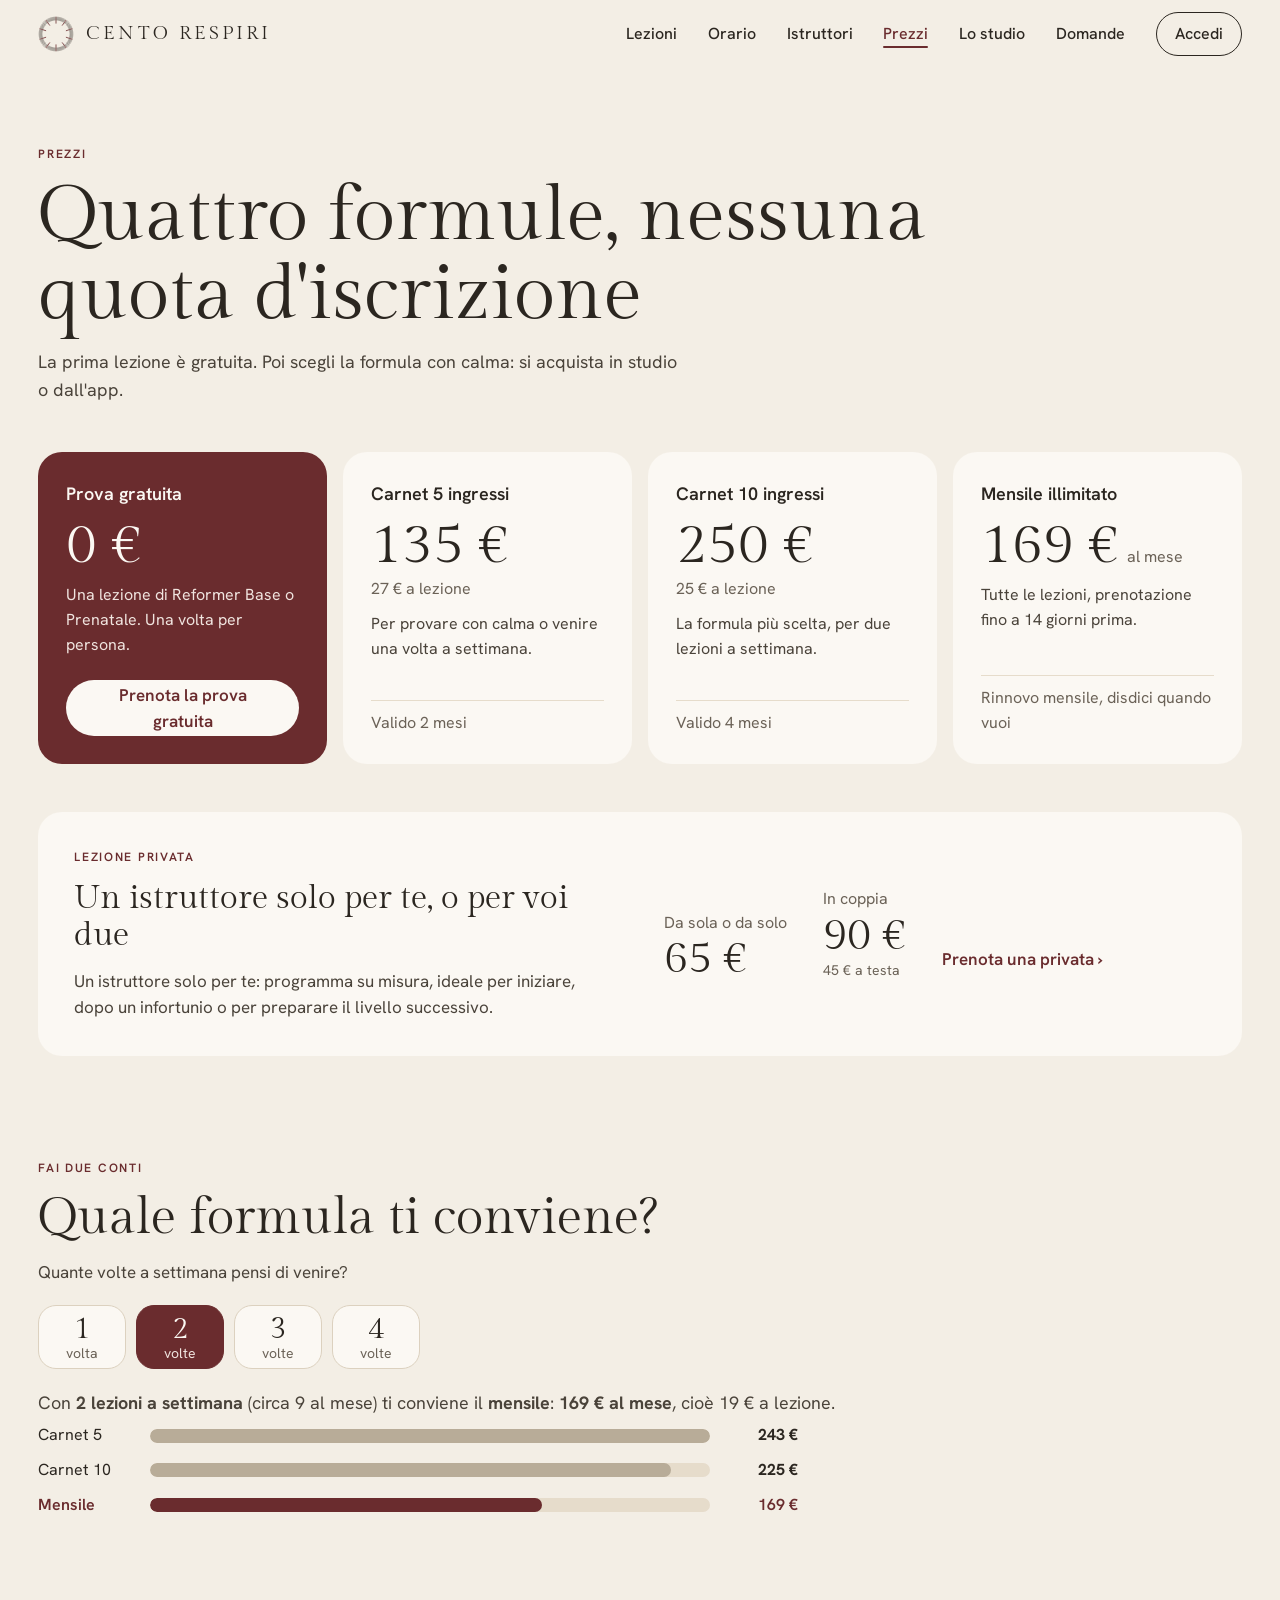
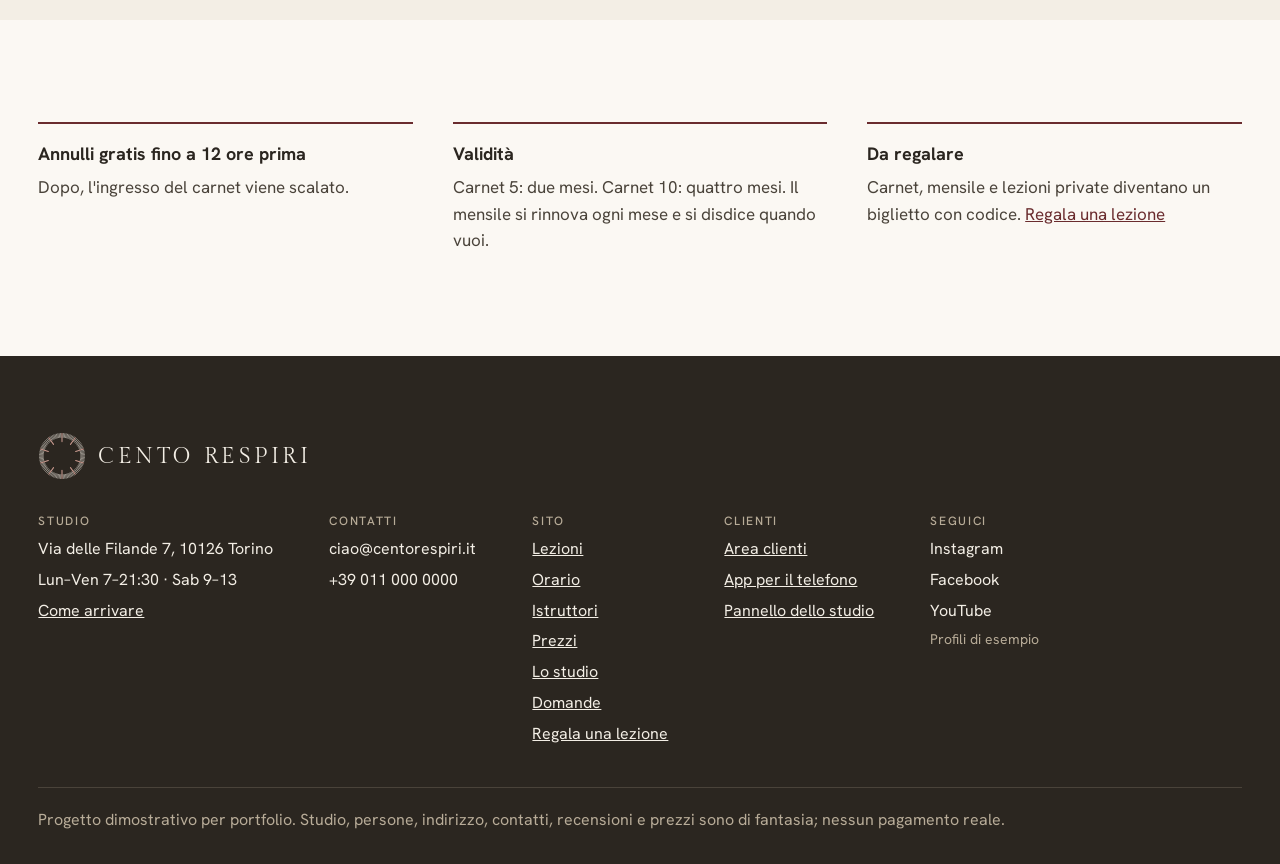
<file: prezzi.html>
<!DOCTYPE html>
<html lang="it">
<head>
<meta charset="utf-8">
<meta name="viewport" content="width=device-width, initial-scale=1, viewport-fit=cover">
<meta name="robots" content="noindex, nofollow">
<title>Prezzi · Cento Respiri</title>
<meta name="description" content="I prezzi di Cento Respiri, pilates reformer a Torino: prova gratuita, carnet da 5 e 10 ingressi, mensile illimitato, lezioni private. Progetto dimostrativo.">
<meta name="theme-color" content="#F3EEE5">
<link rel="icon" type="image/png" sizes="32x32" href="assets/icone/favicon-32.png">
<link rel="apple-touch-icon" href="assets/icone/icona-180.png">
<link rel="preload" href="assets/fonts/gilda-display-latin.woff2" as="font" type="font/woff2" crossorigin>
<link rel="preload" href="assets/fonts/hanken-grotesk-latin.woff2" as="font" type="font/woff2" crossorigin>
<link rel="stylesheet" href="assets/css/base.css?v=9">
<link rel="stylesheet" href="assets/css/sito.css?v=9">
<meta property="og:title" content="Prezzi · Cento Respiri">
<meta property="og:description" content="I prezzi di Cento Respiri, pilates reformer a Torino: prova gratuita, carnet da 5 e 10 ingressi, mensile illimitato, lezioni private.">
<meta property="og:type" content="website">
<meta property="og:image" content="https://chillguyzofficial-spec.github.io/Studio-Pilates-APP-e-SITO/assets/og-cento-respiri.jpg">
<meta property="og:image:width" content="1200"><meta property="og:image:height" content="630">
<meta property="og:url" content="https://chillguyzofficial-spec.github.io/Studio-Pilates-APP-e-SITO/prezzi.html">
<meta name="twitter:card" content="summary_large_image">
</head>
<body>
<a class="sr" href="#contenuto">Vai al contenuto</a>
<header class="header">
  <div class="wrap">
    <a class="logo" href="./" aria-label="Cento Respiri, home"><svg viewBox="0 0 100 100" aria-hidden="true" fill="none" stroke="#2B2620" stroke-width="1.1" stroke-linecap="round"><line x1="50" y1="20" x2="50" y2="3" stroke="#6A2C2E" stroke-width="2.2"/><line x1="52.45" y1="11.08" x2="52.95" y2="3.09"/><line x1="54.89" y1="11.31" x2="55.89" y2="3.37"/><line x1="57.31" y1="11.69" x2="58.81" y2="3.83"/><line x1="59.7" y1="12.23" x2="61.69" y2="4.48"/><line x1="62.05" y1="12.91" x2="64.52" y2="5.3"/><line x1="64.36" y1="13.74" x2="67.3" y2="6.3"/><line x1="66.61" y1="14.71" x2="70.01" y2="7.47"/><line x1="68.79" y1="15.82" x2="72.64" y2="8.81"/><line x1="70.9" y1="17.07" x2="75.18" y2="10.32"/><line x1="67.63" y1="25.73" x2="77.63" y2="11.98" stroke="#6A2C2E" stroke-width="2.2"/><line x1="74.86" y1="19.95" x2="79.96" y2="13.79"/><line x1="76.7" y1="21.57" x2="82.17" y2="15.74"/><line x1="78.43" y1="23.3" x2="84.26" y2="17.83"/><line x1="80.05" y1="25.14" x2="86.21" y2="20.04"/><line x1="81.55" y1="27.08" x2="88.02" y2="22.37"/><line x1="82.93" y1="29.1" x2="89.68" y2="24.82"/><line x1="84.18" y1="31.21" x2="91.19" y2="27.36"/><line x1="85.29" y1="33.39" x2="92.53" y2="29.99"/><line x1="86.26" y1="35.64" x2="93.7" y2="32.7"/><line x1="78.53" y1="40.73" x2="94.7" y2="35.48" stroke="#6A2C2E" stroke-width="2.2"/><line x1="87.77" y1="40.3" x2="95.52" y2="38.31"/><line x1="88.31" y1="42.69" x2="96.17" y2="41.19"/><line x1="88.69" y1="45.11" x2="96.63" y2="44.11"/><line x1="88.92" y1="47.55" x2="96.91" y2="47.05"/><line x1="89" y1="50" x2="97" y2="50"/><line x1="88.92" y1="52.45" x2="96.91" y2="52.95"/><line x1="88.69" y1="54.89" x2="96.63" y2="55.89"/><line x1="88.31" y1="57.31" x2="96.17" y2="58.81"/><line x1="87.77" y1="59.7" x2="95.52" y2="61.69"/><line x1="78.53" y1="59.27" x2="94.7" y2="64.52" stroke="#6A2C2E" stroke-width="2.2"/><line x1="86.26" y1="64.36" x2="93.7" y2="67.3"/><line x1="85.29" y1="66.61" x2="92.53" y2="70.01"/><line x1="84.18" y1="68.79" x2="91.19" y2="72.64"/><line x1="82.93" y1="70.9" x2="89.68" y2="75.18"/><line x1="81.55" y1="72.92" x2="88.02" y2="77.63"/><line x1="80.05" y1="74.86" x2="86.21" y2="79.96"/><line x1="78.43" y1="76.7" x2="84.26" y2="82.17"/><line x1="76.7" y1="78.43" x2="82.17" y2="84.26"/><line x1="74.86" y1="80.05" x2="79.96" y2="86.21"/><line x1="67.63" y1="74.27" x2="77.63" y2="88.02" stroke="#6A2C2E" stroke-width="2.2"/><line x1="70.9" y1="82.93" x2="75.18" y2="89.68"/><line x1="68.79" y1="84.18" x2="72.64" y2="91.19"/><line x1="66.61" y1="85.29" x2="70.01" y2="92.53"/><line x1="64.36" y1="86.26" x2="67.3" y2="93.7"/><line x1="62.05" y1="87.09" x2="64.52" y2="94.7"/><line x1="59.7" y1="87.77" x2="61.69" y2="95.52"/><line x1="57.31" y1="88.31" x2="58.81" y2="96.17"/><line x1="54.89" y1="88.69" x2="55.89" y2="96.63"/><line x1="52.45" y1="88.92" x2="52.95" y2="96.91"/><line x1="50" y1="80" x2="50" y2="97" stroke="#6A2C2E" stroke-width="2.2"/><line x1="47.55" y1="88.92" x2="47.05" y2="96.91"/><line x1="45.11" y1="88.69" x2="44.11" y2="96.63"/><line x1="42.69" y1="88.31" x2="41.19" y2="96.17"/><line x1="40.3" y1="87.77" x2="38.31" y2="95.52"/><line x1="37.95" y1="87.09" x2="35.48" y2="94.7"/><line x1="35.64" y1="86.26" x2="32.7" y2="93.7"/><line x1="33.39" y1="85.29" x2="29.99" y2="92.53"/><line x1="31.21" y1="84.18" x2="27.36" y2="91.19"/><line x1="29.1" y1="82.93" x2="24.82" y2="89.68"/><line x1="32.37" y1="74.27" x2="22.37" y2="88.02" stroke="#6A2C2E" stroke-width="2.2"/><line x1="25.14" y1="80.05" x2="20.04" y2="86.21"/><line x1="23.3" y1="78.43" x2="17.83" y2="84.26"/><line x1="21.57" y1="76.7" x2="15.74" y2="82.17"/><line x1="19.95" y1="74.86" x2="13.79" y2="79.96"/><line x1="18.45" y1="72.92" x2="11.98" y2="77.63"/><line x1="17.07" y1="70.9" x2="10.32" y2="75.18"/><line x1="15.82" y1="68.79" x2="8.81" y2="72.64"/><line x1="14.71" y1="66.61" x2="7.47" y2="70.01"/><line x1="13.74" y1="64.36" x2="6.3" y2="67.3"/><line x1="21.47" y1="59.27" x2="5.3" y2="64.52" stroke="#6A2C2E" stroke-width="2.2"/><line x1="12.23" y1="59.7" x2="4.48" y2="61.69"/><line x1="11.69" y1="57.31" x2="3.83" y2="58.81"/><line x1="11.31" y1="54.89" x2="3.37" y2="55.89"/><line x1="11.08" y1="52.45" x2="3.09" y2="52.95"/><line x1="11" y1="50" x2="3" y2="50"/><line x1="11.08" y1="47.55" x2="3.09" y2="47.05"/><line x1="11.31" y1="45.11" x2="3.37" y2="44.11"/><line x1="11.69" y1="42.69" x2="3.83" y2="41.19"/><line x1="12.23" y1="40.3" x2="4.48" y2="38.31"/><line x1="21.47" y1="40.73" x2="5.3" y2="35.48" stroke="#6A2C2E" stroke-width="2.2"/><line x1="13.74" y1="35.64" x2="6.3" y2="32.7"/><line x1="14.71" y1="33.39" x2="7.47" y2="29.99"/><line x1="15.82" y1="31.21" x2="8.81" y2="27.36"/><line x1="17.07" y1="29.1" x2="10.32" y2="24.82"/><line x1="18.45" y1="27.08" x2="11.98" y2="22.37"/><line x1="19.95" y1="25.14" x2="13.79" y2="20.04"/><line x1="21.57" y1="23.3" x2="15.74" y2="17.83"/><line x1="23.3" y1="21.57" x2="17.83" y2="15.74"/><line x1="25.14" y1="19.95" x2="20.04" y2="13.79"/><line x1="32.37" y1="25.73" x2="22.37" y2="11.98" stroke="#6A2C2E" stroke-width="2.2"/><line x1="29.1" y1="17.07" x2="24.82" y2="10.32"/><line x1="31.21" y1="15.82" x2="27.36" y2="8.81"/><line x1="33.39" y1="14.71" x2="29.99" y2="7.47"/><line x1="35.64" y1="13.74" x2="32.7" y2="6.3"/><line x1="37.95" y1="12.91" x2="35.48" y2="5.3"/><line x1="40.3" y1="12.23" x2="38.31" y2="4.48"/><line x1="42.69" y1="11.69" x2="41.19" y2="3.83"/><line x1="45.11" y1="11.31" x2="44.11" y2="3.37"/><line x1="47.55" y1="11.08" x2="47.05" y2="3.09"/></svg><b>CENTO RESPIRI</b></a>
    <nav aria-label="Principale">
      <a class="solo-pc" href="lezioni.html">Lezioni</a>
      <a class="solo-pc" href="orario.html">Orario</a>
      <a class="solo-pc" href="istruttori.html">Istruttori</a>
      <a class="solo-pc" href="prezzi.html" aria-current="page">Prezzi</a>
      <a class="solo-pc" href="studio.html">Lo studio</a>
      <a class="solo-pc" href="domande.html">Domande</a>
      <a class="accedi" href="area/">Accedi</a>
      <button class="menu-btn" type="button" aria-expanded="false" aria-controls="menu-tel">Menu</button>
    </nav>
  </div>
  <div class="menu-tel" id="menu-tel" hidden>
    <nav aria-label="Pagine">
      <a href="./">Home</a>
      <a href="lezioni.html">Lezioni</a>
      <a href="orario.html">Orario</a>
      <a href="istruttori.html">Istruttori</a>
      <a href="prezzi.html" aria-current="page">Prezzi</a>
      <a href="studio.html">Lo studio</a>
      <a href="domande.html">Domande</a>
    </nav>
    <div class="menu-tel__giu">
      <a class="btn" href="area/#prova">Prenota la prova gratuita</a>
      <a class="btn btn--bordo" href="area/">Accedi all'area clienti</a>
      <div class="menu-tel__link"><a href="app/">App per il telefono</a></div>
    </div>
  </div>
</header>
<main id="contenuto">

<section class="wrap pagina-testa"><div class="eti">Prezzi</div><h1>Quattro formule, nessuna quota d'iscrizione</h1><p class="p-grande">La prima lezione è gratuita. Poi scegli la formula con calma: si acquista in studio o dall'app.</p></section>
<section class="wrap sez prezzi" style="padding-top:0">
  <div class="prezzi__griglia">
    <div class="prezzo prezzo--prova">
      <h2>Prova gratuita</h2>
      <div class="cifra"><b>0 €</b></div>
      <p>Una lezione di Reformer Base o Prenatale. Una volta per persona.</p>
      <a class="btn btn--chiaro" href="area/#prova">Prenota la prova gratuita</a>
    </div>
    <div class="prezzo"><h2>Carnet 5 ingressi</h2><div class="cifra"><b>135 €</b><span>27 € a lezione</span></div><p>Per provare con calma o venire una volta a settimana.</p><div class="nota">Valido 2 mesi</div></div>
    <div class="prezzo"><h2>Carnet 10 ingressi</h2><div class="cifra"><b>250 €</b><span>25 € a lezione</span></div><p>La formula più scelta, per due lezioni a settimana.</p><div class="nota">Valido 4 mesi</div></div>
    <div class="prezzo"><h2>Mensile illimitato</h2><div class="cifra"><b>169 €</b><span>al mese</span></div><p>Tutte le lezioni, prenotazione fino a 14 giorni prima.</p><div class="nota">Rinnovo mensile, disdici quando vuoi</div></div>
  </div>
  <div class="privata">
    <div class="testa"><div class="eti">Lezione privata</div><h2 class="h3">Un istruttore solo per te, o per voi due</h2><p class="p2">Un istruttore solo per te: programma su misura, ideale per iniziare, dopo un infortunio o per preparare il livello successivo.</p></div>
    <div class="privata__prezzi">
      <div><span>Da sola o da solo</span><b>65 €</b></div>
      <div><span>In coppia</span><b>90 €</b><small>45 € a testa</small></div>
      <a class="link-freccia" href="area/#privata">Prenota una privata ›</a>
    </div>
  </div>
</section>
<section class="wrap sez conviene" data-conviene aria-live="polite" style="padding-top:0">
  <div class="testa"><div class="eti">Fai due conti</div><h2 class="h2">Quale formula ti conviene?</h2><p class="p2">Quante volte a settimana pensi di venire?</p></div>
  <div class="conv__scelte" role="group" aria-label="Lezioni a settimana"><button type="button" data-volte="1" aria-pressed="false">1<small>volta</small></button><button type="button" data-volte="2" aria-pressed="false">2<small>volte</small></button><button type="button" data-volte="3" aria-pressed="false">3<small>volte</small></button><button type="button" data-volte="4" aria-pressed="false">4<small>volte</small></button></div>
  <div data-esito></div>
</section>
<section class="fondo-carta"><div class="wrap sez legenda">
  <div><b>Annulli gratis fino a 12 ore prima</b><span>Dopo, l'ingresso del carnet viene scalato.</span></div>
  <div><b>Validità</b><span>Carnet 5: due mesi. Carnet 10: quattro mesi. Il mensile si rinnova ogni mese e si disdice quando vuoi.</span></div>
  <div><b>Da regalare</b><span>Carnet, mensile e lezioni private diventano un biglietto con codice. <a href="regala.html">Regala una lezione</a></span></div>
</div></section>
</main>
<footer class="footer">
  <div class="wrap">
    <div class="footer__alto">
      <a class="logo" href="./" aria-label="Cento Respiri, home"><svg viewBox="0 0 100 100" aria-hidden="true" fill="none" stroke="#F3EEE5" stroke-width="1.1" stroke-linecap="round"><line x1="50" y1="20" x2="50" y2="3" stroke="#C99A8F" stroke-width="2.2"/><line x1="52.45" y1="11.08" x2="52.95" y2="3.09"/><line x1="54.89" y1="11.31" x2="55.89" y2="3.37"/><line x1="57.31" y1="11.69" x2="58.81" y2="3.83"/><line x1="59.7" y1="12.23" x2="61.69" y2="4.48"/><line x1="62.05" y1="12.91" x2="64.52" y2="5.3"/><line x1="64.36" y1="13.74" x2="67.3" y2="6.3"/><line x1="66.61" y1="14.71" x2="70.01" y2="7.47"/><line x1="68.79" y1="15.82" x2="72.64" y2="8.81"/><line x1="70.9" y1="17.07" x2="75.18" y2="10.32"/><line x1="67.63" y1="25.73" x2="77.63" y2="11.98" stroke="#C99A8F" stroke-width="2.2"/><line x1="74.86" y1="19.95" x2="79.96" y2="13.79"/><line x1="76.7" y1="21.57" x2="82.17" y2="15.74"/><line x1="78.43" y1="23.3" x2="84.26" y2="17.83"/><line x1="80.05" y1="25.14" x2="86.21" y2="20.04"/><line x1="81.55" y1="27.08" x2="88.02" y2="22.37"/><line x1="82.93" y1="29.1" x2="89.68" y2="24.82"/><line x1="84.18" y1="31.21" x2="91.19" y2="27.36"/><line x1="85.29" y1="33.39" x2="92.53" y2="29.99"/><line x1="86.26" y1="35.64" x2="93.7" y2="32.7"/><line x1="78.53" y1="40.73" x2="94.7" y2="35.48" stroke="#C99A8F" stroke-width="2.2"/><line x1="87.77" y1="40.3" x2="95.52" y2="38.31"/><line x1="88.31" y1="42.69" x2="96.17" y2="41.19"/><line x1="88.69" y1="45.11" x2="96.63" y2="44.11"/><line x1="88.92" y1="47.55" x2="96.91" y2="47.05"/><line x1="89" y1="50" x2="97" y2="50"/><line x1="88.92" y1="52.45" x2="96.91" y2="52.95"/><line x1="88.69" y1="54.89" x2="96.63" y2="55.89"/><line x1="88.31" y1="57.31" x2="96.17" y2="58.81"/><line x1="87.77" y1="59.7" x2="95.52" y2="61.69"/><line x1="78.53" y1="59.27" x2="94.7" y2="64.52" stroke="#C99A8F" stroke-width="2.2"/><line x1="86.26" y1="64.36" x2="93.7" y2="67.3"/><line x1="85.29" y1="66.61" x2="92.53" y2="70.01"/><line x1="84.18" y1="68.79" x2="91.19" y2="72.64"/><line x1="82.93" y1="70.9" x2="89.68" y2="75.18"/><line x1="81.55" y1="72.92" x2="88.02" y2="77.63"/><line x1="80.05" y1="74.86" x2="86.21" y2="79.96"/><line x1="78.43" y1="76.7" x2="84.26" y2="82.17"/><line x1="76.7" y1="78.43" x2="82.17" y2="84.26"/><line x1="74.86" y1="80.05" x2="79.96" y2="86.21"/><line x1="67.63" y1="74.27" x2="77.63" y2="88.02" stroke="#C99A8F" stroke-width="2.2"/><line x1="70.9" y1="82.93" x2="75.18" y2="89.68"/><line x1="68.79" y1="84.18" x2="72.64" y2="91.19"/><line x1="66.61" y1="85.29" x2="70.01" y2="92.53"/><line x1="64.36" y1="86.26" x2="67.3" y2="93.7"/><line x1="62.05" y1="87.09" x2="64.52" y2="94.7"/><line x1="59.7" y1="87.77" x2="61.69" y2="95.52"/><line x1="57.31" y1="88.31" x2="58.81" y2="96.17"/><line x1="54.89" y1="88.69" x2="55.89" y2="96.63"/><line x1="52.45" y1="88.92" x2="52.95" y2="96.91"/><line x1="50" y1="80" x2="50" y2="97" stroke="#C99A8F" stroke-width="2.2"/><line x1="47.55" y1="88.92" x2="47.05" y2="96.91"/><line x1="45.11" y1="88.69" x2="44.11" y2="96.63"/><line x1="42.69" y1="88.31" x2="41.19" y2="96.17"/><line x1="40.3" y1="87.77" x2="38.31" y2="95.52"/><line x1="37.95" y1="87.09" x2="35.48" y2="94.7"/><line x1="35.64" y1="86.26" x2="32.7" y2="93.7"/><line x1="33.39" y1="85.29" x2="29.99" y2="92.53"/><line x1="31.21" y1="84.18" x2="27.36" y2="91.19"/><line x1="29.1" y1="82.93" x2="24.82" y2="89.68"/><line x1="32.37" y1="74.27" x2="22.37" y2="88.02" stroke="#C99A8F" stroke-width="2.2"/><line x1="25.14" y1="80.05" x2="20.04" y2="86.21"/><line x1="23.3" y1="78.43" x2="17.83" y2="84.26"/><line x1="21.57" y1="76.7" x2="15.74" y2="82.17"/><line x1="19.95" y1="74.86" x2="13.79" y2="79.96"/><line x1="18.45" y1="72.92" x2="11.98" y2="77.63"/><line x1="17.07" y1="70.9" x2="10.32" y2="75.18"/><line x1="15.82" y1="68.79" x2="8.81" y2="72.64"/><line x1="14.71" y1="66.61" x2="7.47" y2="70.01"/><line x1="13.74" y1="64.36" x2="6.3" y2="67.3"/><line x1="21.47" y1="59.27" x2="5.3" y2="64.52" stroke="#C99A8F" stroke-width="2.2"/><line x1="12.23" y1="59.7" x2="4.48" y2="61.69"/><line x1="11.69" y1="57.31" x2="3.83" y2="58.81"/><line x1="11.31" y1="54.89" x2="3.37" y2="55.89"/><line x1="11.08" y1="52.45" x2="3.09" y2="52.95"/><line x1="11" y1="50" x2="3" y2="50"/><line x1="11.08" y1="47.55" x2="3.09" y2="47.05"/><line x1="11.31" y1="45.11" x2="3.37" y2="44.11"/><line x1="11.69" y1="42.69" x2="3.83" y2="41.19"/><line x1="12.23" y1="40.3" x2="4.48" y2="38.31"/><line x1="21.47" y1="40.73" x2="5.3" y2="35.48" stroke="#C99A8F" stroke-width="2.2"/><line x1="13.74" y1="35.64" x2="6.3" y2="32.7"/><line x1="14.71" y1="33.39" x2="7.47" y2="29.99"/><line x1="15.82" y1="31.21" x2="8.81" y2="27.36"/><line x1="17.07" y1="29.1" x2="10.32" y2="24.82"/><line x1="18.45" y1="27.08" x2="11.98" y2="22.37"/><line x1="19.95" y1="25.14" x2="13.79" y2="20.04"/><line x1="21.57" y1="23.3" x2="15.74" y2="17.83"/><line x1="23.3" y1="21.57" x2="17.83" y2="15.74"/><line x1="25.14" y1="19.95" x2="20.04" y2="13.79"/><line x1="32.37" y1="25.73" x2="22.37" y2="11.98" stroke="#C99A8F" stroke-width="2.2"/><line x1="29.1" y1="17.07" x2="24.82" y2="10.32"/><line x1="31.21" y1="15.82" x2="27.36" y2="8.81"/><line x1="33.39" y1="14.71" x2="29.99" y2="7.47"/><line x1="35.64" y1="13.74" x2="32.7" y2="6.3"/><line x1="37.95" y1="12.91" x2="35.48" y2="5.3"/><line x1="40.3" y1="12.23" x2="38.31" y2="4.48"/><line x1="42.69" y1="11.69" x2="41.19" y2="3.83"/><line x1="45.11" y1="11.31" x2="44.11" y2="3.37"/><line x1="47.55" y1="11.08" x2="47.05" y2="3.09"/></svg><b>CENTO RESPIRI</b></a>
      <div class="footer__col">
        <div><span class="eti">Studio</span><span>Via delle Filande 7, 10126 Torino</span><span>Lun–Ven 7–21:30 · Sab 9–13</span><a href="studio.html">Come arrivare</a></div>
        <div><span class="eti">Contatti</span><span>ciao@centorespiri.it</span><span>+39 011 000 0000</span></div>
        <div><span class="eti">Sito</span><a href="lezioni.html">Lezioni</a><a href="orario.html">Orario</a><a href="istruttori.html">Istruttori</a><a href="prezzi.html">Prezzi</a><a href="studio.html">Lo studio</a><a href="domande.html">Domande</a><a href="regala.html">Regala una lezione</a></div>
        <div><span class="eti">Clienti</span><a href="area/">Area clienti</a><a href="app/">App per il telefono</a><a href="studio/">Pannello dello studio</a></div>
        <div><span class="eti">Seguici</span><span class="social">Instagram</span><span class="social">Facebook</span><span class="social">YouTube</span><small class="footer__piccolo">Profili di esempio</small></div>
      </div>
    </div>
    <div class="footer__nota">Progetto dimostrativo per portfolio. Studio, persone, indirizzo, contatti, recensioni e prezzi sono di fantasia; nessun pagamento reale.</div>
  </div>
</footer>
<aside class="pop-app" id="pop-app" aria-label="Scarica l'app" hidden>
  <div class="pop-app__qr" aria-hidden="true"></div>
  <a class="pop-app__testo" href="app/">
    <span class="pop-app__icona" aria-hidden="true"><svg viewBox="0 0 100 100" aria-hidden="true" fill="none" stroke="#F3EEE5" stroke-width="1.1" stroke-linecap="round"><line x1="50" y1="20" x2="50" y2="3" stroke="#F3EEE5" stroke-width="2.2"/><line x1="52.45" y1="11.08" x2="52.95" y2="3.09"/><line x1="54.89" y1="11.31" x2="55.89" y2="3.37"/><line x1="57.31" y1="11.69" x2="58.81" y2="3.83"/><line x1="59.7" y1="12.23" x2="61.69" y2="4.48"/><line x1="62.05" y1="12.91" x2="64.52" y2="5.3"/><line x1="64.36" y1="13.74" x2="67.3" y2="6.3"/><line x1="66.61" y1="14.71" x2="70.01" y2="7.47"/><line x1="68.79" y1="15.82" x2="72.64" y2="8.81"/><line x1="70.9" y1="17.07" x2="75.18" y2="10.32"/><line x1="67.63" y1="25.73" x2="77.63" y2="11.98" stroke="#F3EEE5" stroke-width="2.2"/><line x1="74.86" y1="19.95" x2="79.96" y2="13.79"/><line x1="76.7" y1="21.57" x2="82.17" y2="15.74"/><line x1="78.43" y1="23.3" x2="84.26" y2="17.83"/><line x1="80.05" y1="25.14" x2="86.21" y2="20.04"/><line x1="81.55" y1="27.08" x2="88.02" y2="22.37"/><line x1="82.93" y1="29.1" x2="89.68" y2="24.82"/><line x1="84.18" y1="31.21" x2="91.19" y2="27.36"/><line x1="85.29" y1="33.39" x2="92.53" y2="29.99"/><line x1="86.26" y1="35.64" x2="93.7" y2="32.7"/><line x1="78.53" y1="40.73" x2="94.7" y2="35.48" stroke="#F3EEE5" stroke-width="2.2"/><line x1="87.77" y1="40.3" x2="95.52" y2="38.31"/><line x1="88.31" y1="42.69" x2="96.17" y2="41.19"/><line x1="88.69" y1="45.11" x2="96.63" y2="44.11"/><line x1="88.92" y1="47.55" x2="96.91" y2="47.05"/><line x1="89" y1="50" x2="97" y2="50"/><line x1="88.92" y1="52.45" x2="96.91" y2="52.95"/><line x1="88.69" y1="54.89" x2="96.63" y2="55.89"/><line x1="88.31" y1="57.31" x2="96.17" y2="58.81"/><line x1="87.77" y1="59.7" x2="95.52" y2="61.69"/><line x1="78.53" y1="59.27" x2="94.7" y2="64.52" stroke="#F3EEE5" stroke-width="2.2"/><line x1="86.26" y1="64.36" x2="93.7" y2="67.3"/><line x1="85.29" y1="66.61" x2="92.53" y2="70.01"/><line x1="84.18" y1="68.79" x2="91.19" y2="72.64"/><line x1="82.93" y1="70.9" x2="89.68" y2="75.18"/><line x1="81.55" y1="72.92" x2="88.02" y2="77.63"/><line x1="80.05" y1="74.86" x2="86.21" y2="79.96"/><line x1="78.43" y1="76.7" x2="84.26" y2="82.17"/><line x1="76.7" y1="78.43" x2="82.17" y2="84.26"/><line x1="74.86" y1="80.05" x2="79.96" y2="86.21"/><line x1="67.63" y1="74.27" x2="77.63" y2="88.02" stroke="#F3EEE5" stroke-width="2.2"/><line x1="70.9" y1="82.93" x2="75.18" y2="89.68"/><line x1="68.79" y1="84.18" x2="72.64" y2="91.19"/><line x1="66.61" y1="85.29" x2="70.01" y2="92.53"/><line x1="64.36" y1="86.26" x2="67.3" y2="93.7"/><line x1="62.05" y1="87.09" x2="64.52" y2="94.7"/><line x1="59.7" y1="87.77" x2="61.69" y2="95.52"/><line x1="57.31" y1="88.31" x2="58.81" y2="96.17"/><line x1="54.89" y1="88.69" x2="55.89" y2="96.63"/><line x1="52.45" y1="88.92" x2="52.95" y2="96.91"/><line x1="50" y1="80" x2="50" y2="97" stroke="#F3EEE5" stroke-width="2.2"/><line x1="47.55" y1="88.92" x2="47.05" y2="96.91"/><line x1="45.11" y1="88.69" x2="44.11" y2="96.63"/><line x1="42.69" y1="88.31" x2="41.19" y2="96.17"/><line x1="40.3" y1="87.77" x2="38.31" y2="95.52"/><line x1="37.95" y1="87.09" x2="35.48" y2="94.7"/><line x1="35.64" y1="86.26" x2="32.7" y2="93.7"/><line x1="33.39" y1="85.29" x2="29.99" y2="92.53"/><line x1="31.21" y1="84.18" x2="27.36" y2="91.19"/><line x1="29.1" y1="82.93" x2="24.82" y2="89.68"/><line x1="32.37" y1="74.27" x2="22.37" y2="88.02" stroke="#F3EEE5" stroke-width="2.2"/><line x1="25.14" y1="80.05" x2="20.04" y2="86.21"/><line x1="23.3" y1="78.43" x2="17.83" y2="84.26"/><line x1="21.57" y1="76.7" x2="15.74" y2="82.17"/><line x1="19.95" y1="74.86" x2="13.79" y2="79.96"/><line x1="18.45" y1="72.92" x2="11.98" y2="77.63"/><line x1="17.07" y1="70.9" x2="10.32" y2="75.18"/><line x1="15.82" y1="68.79" x2="8.81" y2="72.64"/><line x1="14.71" y1="66.61" x2="7.47" y2="70.01"/><line x1="13.74" y1="64.36" x2="6.3" y2="67.3"/><line x1="21.47" y1="59.27" x2="5.3" y2="64.52" stroke="#F3EEE5" stroke-width="2.2"/><line x1="12.23" y1="59.7" x2="4.48" y2="61.69"/><line x1="11.69" y1="57.31" x2="3.83" y2="58.81"/><line x1="11.31" y1="54.89" x2="3.37" y2="55.89"/><line x1="11.08" y1="52.45" x2="3.09" y2="52.95"/><line x1="11" y1="50" x2="3" y2="50"/><line x1="11.08" y1="47.55" x2="3.09" y2="47.05"/><line x1="11.31" y1="45.11" x2="3.37" y2="44.11"/><line x1="11.69" y1="42.69" x2="3.83" y2="41.19"/><line x1="12.23" y1="40.3" x2="4.48" y2="38.31"/><line x1="21.47" y1="40.73" x2="5.3" y2="35.48" stroke="#F3EEE5" stroke-width="2.2"/><line x1="13.74" y1="35.64" x2="6.3" y2="32.7"/><line x1="14.71" y1="33.39" x2="7.47" y2="29.99"/><line x1="15.82" y1="31.21" x2="8.81" y2="27.36"/><line x1="17.07" y1="29.1" x2="10.32" y2="24.82"/><line x1="18.45" y1="27.08" x2="11.98" y2="22.37"/><line x1="19.95" y1="25.14" x2="13.79" y2="20.04"/><line x1="21.57" y1="23.3" x2="15.74" y2="17.83"/><line x1="23.3" y1="21.57" x2="17.83" y2="15.74"/><line x1="25.14" y1="19.95" x2="20.04" y2="13.79"/><line x1="32.37" y1="25.73" x2="22.37" y2="11.98" stroke="#F3EEE5" stroke-width="2.2"/><line x1="29.1" y1="17.07" x2="24.82" y2="10.32"/><line x1="31.21" y1="15.82" x2="27.36" y2="8.81"/><line x1="33.39" y1="14.71" x2="29.99" y2="7.47"/><line x1="35.64" y1="13.74" x2="32.7" y2="6.3"/><line x1="37.95" y1="12.91" x2="35.48" y2="5.3"/><line x1="40.3" y1="12.23" x2="38.31" y2="4.48"/><line x1="42.69" y1="11.69" x2="41.19" y2="3.83"/><line x1="45.11" y1="11.31" x2="44.11" y2="3.37"/><line x1="47.55" y1="11.08" x2="47.05" y2="3.09"/></svg></span>
    <span><b>Scarica l'app</b><small class="solo-tocco">Prenoti con un tocco e ti avvisiamo se si libera un posto</small><small class="solo-mouse">Inquadra il codice col telefono</small></span>
  </a>
  <button class="pop-app__x" type="button" aria-label="Chiudi">✕</button>
</aside>
<script src="assets/js/qrcode.min.js?v=9" defer></script>
<script src="assets/js/sito.js?v=9" defer></script>
<script src="assets/js/vivo.js?v=9" defer></script>
</body>
</html>
</file>
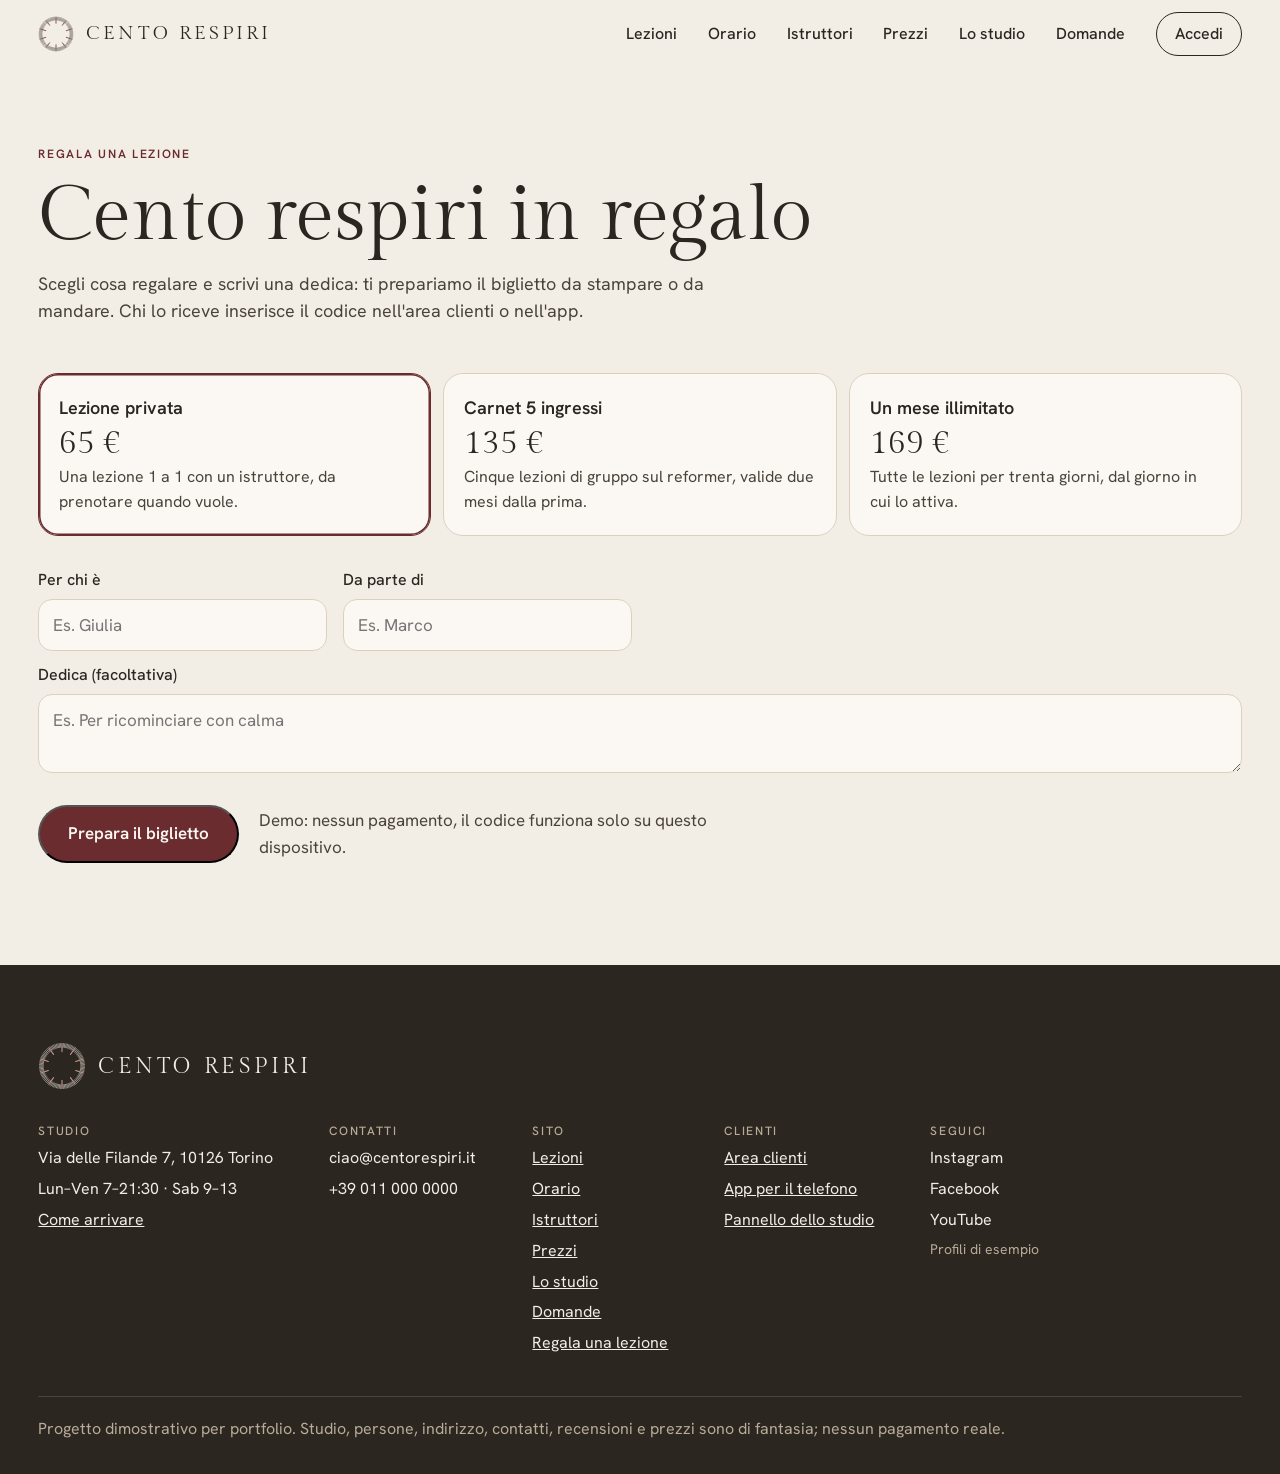
<file: regala.html>
<!DOCTYPE html>
<html lang="it">
<head>
<meta charset="utf-8">
<meta name="viewport" content="width=device-width, initial-scale=1, viewport-fit=cover">
<meta name="robots" content="noindex, nofollow">
<title>Regala una lezione · Cento Respiri</title>
<meta name="description" content="Regala una lezione di pilates reformer a Torino: carnet, mese illimitato o lezione privata, con biglietto da stampare e codice. Progetto dimostrativo.">
<meta name="theme-color" content="#F3EEE5">
<link rel="icon" type="image/png" sizes="32x32" href="assets/icone/favicon-32.png">
<link rel="apple-touch-icon" href="assets/icone/icona-180.png">
<link rel="preload" href="assets/fonts/gilda-display-latin.woff2" as="font" type="font/woff2" crossorigin>
<link rel="preload" href="assets/fonts/hanken-grotesk-latin.woff2" as="font" type="font/woff2" crossorigin>
<link rel="stylesheet" href="assets/css/base.css?v=9">
<link rel="stylesheet" href="assets/css/sito.css?v=9">
<meta property="og:title" content="Regala una lezione · Cento Respiri">
<meta property="og:description" content="Regala una lezione di pilates reformer a Torino: carnet, mese illimitato o lezione privata, con biglietto da stampare e codice.">
<meta property="og:type" content="website">
<meta property="og:image" content="https://chillguyzofficial-spec.github.io/Studio-Pilates-APP-e-SITO/assets/og-cento-respiri.jpg">
<meta property="og:image:width" content="1200"><meta property="og:image:height" content="630">
<meta property="og:url" content="https://chillguyzofficial-spec.github.io/Studio-Pilates-APP-e-SITO/regala.html">
<meta name="twitter:card" content="summary_large_image">
</head>
<body>
<a class="sr" href="#contenuto">Vai al contenuto</a>
<header class="header">
  <div class="wrap">
    <a class="logo" href="./" aria-label="Cento Respiri, home"><svg viewBox="0 0 100 100" aria-hidden="true" fill="none" stroke="#2B2620" stroke-width="1.1" stroke-linecap="round"><line x1="50" y1="20" x2="50" y2="3" stroke="#6A2C2E" stroke-width="2.2"/><line x1="52.45" y1="11.08" x2="52.95" y2="3.09"/><line x1="54.89" y1="11.31" x2="55.89" y2="3.37"/><line x1="57.31" y1="11.69" x2="58.81" y2="3.83"/><line x1="59.7" y1="12.23" x2="61.69" y2="4.48"/><line x1="62.05" y1="12.91" x2="64.52" y2="5.3"/><line x1="64.36" y1="13.74" x2="67.3" y2="6.3"/><line x1="66.61" y1="14.71" x2="70.01" y2="7.47"/><line x1="68.79" y1="15.82" x2="72.64" y2="8.81"/><line x1="70.9" y1="17.07" x2="75.18" y2="10.32"/><line x1="67.63" y1="25.73" x2="77.63" y2="11.98" stroke="#6A2C2E" stroke-width="2.2"/><line x1="74.86" y1="19.95" x2="79.96" y2="13.79"/><line x1="76.7" y1="21.57" x2="82.17" y2="15.74"/><line x1="78.43" y1="23.3" x2="84.26" y2="17.83"/><line x1="80.05" y1="25.14" x2="86.21" y2="20.04"/><line x1="81.55" y1="27.08" x2="88.02" y2="22.37"/><line x1="82.93" y1="29.1" x2="89.68" y2="24.82"/><line x1="84.18" y1="31.21" x2="91.19" y2="27.36"/><line x1="85.29" y1="33.39" x2="92.53" y2="29.99"/><line x1="86.26" y1="35.64" x2="93.7" y2="32.7"/><line x1="78.53" y1="40.73" x2="94.7" y2="35.48" stroke="#6A2C2E" stroke-width="2.2"/><line x1="87.77" y1="40.3" x2="95.52" y2="38.31"/><line x1="88.31" y1="42.69" x2="96.17" y2="41.19"/><line x1="88.69" y1="45.11" x2="96.63" y2="44.11"/><line x1="88.92" y1="47.55" x2="96.91" y2="47.05"/><line x1="89" y1="50" x2="97" y2="50"/><line x1="88.92" y1="52.45" x2="96.91" y2="52.95"/><line x1="88.69" y1="54.89" x2="96.63" y2="55.89"/><line x1="88.31" y1="57.31" x2="96.17" y2="58.81"/><line x1="87.77" y1="59.7" x2="95.52" y2="61.69"/><line x1="78.53" y1="59.27" x2="94.7" y2="64.52" stroke="#6A2C2E" stroke-width="2.2"/><line x1="86.26" y1="64.36" x2="93.7" y2="67.3"/><line x1="85.29" y1="66.61" x2="92.53" y2="70.01"/><line x1="84.18" y1="68.79" x2="91.19" y2="72.64"/><line x1="82.93" y1="70.9" x2="89.68" y2="75.18"/><line x1="81.55" y1="72.92" x2="88.02" y2="77.63"/><line x1="80.05" y1="74.86" x2="86.21" y2="79.96"/><line x1="78.43" y1="76.7" x2="84.26" y2="82.17"/><line x1="76.7" y1="78.43" x2="82.17" y2="84.26"/><line x1="74.86" y1="80.05" x2="79.96" y2="86.21"/><line x1="67.63" y1="74.27" x2="77.63" y2="88.02" stroke="#6A2C2E" stroke-width="2.2"/><line x1="70.9" y1="82.93" x2="75.18" y2="89.68"/><line x1="68.79" y1="84.18" x2="72.64" y2="91.19"/><line x1="66.61" y1="85.29" x2="70.01" y2="92.53"/><line x1="64.36" y1="86.26" x2="67.3" y2="93.7"/><line x1="62.05" y1="87.09" x2="64.52" y2="94.7"/><line x1="59.7" y1="87.77" x2="61.69" y2="95.52"/><line x1="57.31" y1="88.31" x2="58.81" y2="96.17"/><line x1="54.89" y1="88.69" x2="55.89" y2="96.63"/><line x1="52.45" y1="88.92" x2="52.95" y2="96.91"/><line x1="50" y1="80" x2="50" y2="97" stroke="#6A2C2E" stroke-width="2.2"/><line x1="47.55" y1="88.92" x2="47.05" y2="96.91"/><line x1="45.11" y1="88.69" x2="44.11" y2="96.63"/><line x1="42.69" y1="88.31" x2="41.19" y2="96.17"/><line x1="40.3" y1="87.77" x2="38.31" y2="95.52"/><line x1="37.95" y1="87.09" x2="35.48" y2="94.7"/><line x1="35.64" y1="86.26" x2="32.7" y2="93.7"/><line x1="33.39" y1="85.29" x2="29.99" y2="92.53"/><line x1="31.21" y1="84.18" x2="27.36" y2="91.19"/><line x1="29.1" y1="82.93" x2="24.82" y2="89.68"/><line x1="32.37" y1="74.27" x2="22.37" y2="88.02" stroke="#6A2C2E" stroke-width="2.2"/><line x1="25.14" y1="80.05" x2="20.04" y2="86.21"/><line x1="23.3" y1="78.43" x2="17.83" y2="84.26"/><line x1="21.57" y1="76.7" x2="15.74" y2="82.17"/><line x1="19.95" y1="74.86" x2="13.79" y2="79.96"/><line x1="18.45" y1="72.92" x2="11.98" y2="77.63"/><line x1="17.07" y1="70.9" x2="10.32" y2="75.18"/><line x1="15.82" y1="68.79" x2="8.81" y2="72.64"/><line x1="14.71" y1="66.61" x2="7.47" y2="70.01"/><line x1="13.74" y1="64.36" x2="6.3" y2="67.3"/><line x1="21.47" y1="59.27" x2="5.3" y2="64.52" stroke="#6A2C2E" stroke-width="2.2"/><line x1="12.23" y1="59.7" x2="4.48" y2="61.69"/><line x1="11.69" y1="57.31" x2="3.83" y2="58.81"/><line x1="11.31" y1="54.89" x2="3.37" y2="55.89"/><line x1="11.08" y1="52.45" x2="3.09" y2="52.95"/><line x1="11" y1="50" x2="3" y2="50"/><line x1="11.08" y1="47.55" x2="3.09" y2="47.05"/><line x1="11.31" y1="45.11" x2="3.37" y2="44.11"/><line x1="11.69" y1="42.69" x2="3.83" y2="41.19"/><line x1="12.23" y1="40.3" x2="4.48" y2="38.31"/><line x1="21.47" y1="40.73" x2="5.3" y2="35.48" stroke="#6A2C2E" stroke-width="2.2"/><line x1="13.74" y1="35.64" x2="6.3" y2="32.7"/><line x1="14.71" y1="33.39" x2="7.47" y2="29.99"/><line x1="15.82" y1="31.21" x2="8.81" y2="27.36"/><line x1="17.07" y1="29.1" x2="10.32" y2="24.82"/><line x1="18.45" y1="27.08" x2="11.98" y2="22.37"/><line x1="19.95" y1="25.14" x2="13.79" y2="20.04"/><line x1="21.57" y1="23.3" x2="15.74" y2="17.83"/><line x1="23.3" y1="21.57" x2="17.83" y2="15.74"/><line x1="25.14" y1="19.95" x2="20.04" y2="13.79"/><line x1="32.37" y1="25.73" x2="22.37" y2="11.98" stroke="#6A2C2E" stroke-width="2.2"/><line x1="29.1" y1="17.07" x2="24.82" y2="10.32"/><line x1="31.21" y1="15.82" x2="27.36" y2="8.81"/><line x1="33.39" y1="14.71" x2="29.99" y2="7.47"/><line x1="35.64" y1="13.74" x2="32.7" y2="6.3"/><line x1="37.95" y1="12.91" x2="35.48" y2="5.3"/><line x1="40.3" y1="12.23" x2="38.31" y2="4.48"/><line x1="42.69" y1="11.69" x2="41.19" y2="3.83"/><line x1="45.11" y1="11.31" x2="44.11" y2="3.37"/><line x1="47.55" y1="11.08" x2="47.05" y2="3.09"/></svg><b>CENTO RESPIRI</b></a>
    <nav aria-label="Principale">
      <a class="solo-pc" href="lezioni.html">Lezioni</a>
      <a class="solo-pc" href="orario.html">Orario</a>
      <a class="solo-pc" href="istruttori.html">Istruttori</a>
      <a class="solo-pc" href="prezzi.html">Prezzi</a>
      <a class="solo-pc" href="studio.html">Lo studio</a>
      <a class="solo-pc" href="domande.html">Domande</a>
      <a class="accedi" href="area/">Accedi</a>
      <button class="menu-btn" type="button" aria-expanded="false" aria-controls="menu-tel">Menu</button>
    </nav>
  </div>
  <div class="menu-tel" id="menu-tel" hidden>
    <nav aria-label="Pagine">
      <a href="./">Home</a>
      <a href="lezioni.html">Lezioni</a>
      <a href="orario.html">Orario</a>
      <a href="istruttori.html">Istruttori</a>
      <a href="prezzi.html">Prezzi</a>
      <a href="studio.html">Lo studio</a>
      <a href="domande.html">Domande</a>
    </nav>
    <div class="menu-tel__giu">
      <a class="btn" href="area/#prova">Prenota la prova gratuita</a>
      <a class="btn btn--bordo" href="area/">Accedi all'area clienti</a>
      <div class="menu-tel__link"><a href="app/">App per il telefono</a></div>
    </div>
  </div>
</header>
<main id="contenuto">

<section class="wrap pagina-testa"><div class="eti">Regala una lezione</div><h1>Cento respiri in regalo</h1><p class="p-grande">Scegli cosa regalare e scrivi una dedica: ti prepariamo il biglietto da stampare o da mandare. Chi lo riceve inserisce il codice nell'area clienti o nell'app.</p></section>
<section class="wrap sez regala" data-regala style="padding-top:0">
  <div class="regala__scelte" role="radiogroup" aria-label="Cosa regalare">
    <button type="button" role="radio" aria-checked="true" data-regalo="prova"><b>Lezione privata</b><span>65 €</span><small>Una lezione 1 a 1 con un istruttore, da prenotare quando vuole.</small></button>
    <button type="button" role="radio" aria-checked="false" data-regalo="carnet5"><b>Carnet 5 ingressi</b><span>135 €</span><small>Cinque lezioni di gruppo sul reformer, valide due mesi dalla prima.</small></button>
    <button type="button" role="radio" aria-checked="false" data-regalo="mensile"><b>Un mese illimitato</b><span>169 €</span><small>Tutte le lezioni per trenta giorni, dal giorno in cui lo attiva.</small></button>
  </div>
  <div class="regala__form">
    <label>Per chi è<input type="text" id="rg-per" maxlength="40" placeholder="Es. Giulia"></label>
    <label>Da parte di<input type="text" id="rg-da" maxlength="40" placeholder="Es. Marco"></label>
    <label class="largo">Dedica (facoltativa)<textarea id="rg-dedica" maxlength="160" rows="2" placeholder="Es. Per ricominciare con calma"></textarea></label>
  </div>
  <div class="regala__giu">
    <button class="btn" type="button" data-crea-regalo>Prepara il biglietto</button>
    <span class="p2">Demo: nessun pagamento, il codice funziona solo su questo dispositivo.</span>
  </div>
  <div class="biglietto" id="biglietto" hidden aria-live="polite"></div>
</section>
</main>
<footer class="footer">
  <div class="wrap">
    <div class="footer__alto">
      <a class="logo" href="./" aria-label="Cento Respiri, home"><svg viewBox="0 0 100 100" aria-hidden="true" fill="none" stroke="#F3EEE5" stroke-width="1.1" stroke-linecap="round"><line x1="50" y1="20" x2="50" y2="3" stroke="#C99A8F" stroke-width="2.2"/><line x1="52.45" y1="11.08" x2="52.95" y2="3.09"/><line x1="54.89" y1="11.31" x2="55.89" y2="3.37"/><line x1="57.31" y1="11.69" x2="58.81" y2="3.83"/><line x1="59.7" y1="12.23" x2="61.69" y2="4.48"/><line x1="62.05" y1="12.91" x2="64.52" y2="5.3"/><line x1="64.36" y1="13.74" x2="67.3" y2="6.3"/><line x1="66.61" y1="14.71" x2="70.01" y2="7.47"/><line x1="68.79" y1="15.82" x2="72.64" y2="8.81"/><line x1="70.9" y1="17.07" x2="75.18" y2="10.32"/><line x1="67.63" y1="25.73" x2="77.63" y2="11.98" stroke="#C99A8F" stroke-width="2.2"/><line x1="74.86" y1="19.95" x2="79.96" y2="13.79"/><line x1="76.7" y1="21.57" x2="82.17" y2="15.74"/><line x1="78.43" y1="23.3" x2="84.26" y2="17.83"/><line x1="80.05" y1="25.14" x2="86.21" y2="20.04"/><line x1="81.55" y1="27.08" x2="88.02" y2="22.37"/><line x1="82.93" y1="29.1" x2="89.68" y2="24.82"/><line x1="84.18" y1="31.21" x2="91.19" y2="27.36"/><line x1="85.29" y1="33.39" x2="92.53" y2="29.99"/><line x1="86.26" y1="35.64" x2="93.7" y2="32.7"/><line x1="78.53" y1="40.73" x2="94.7" y2="35.48" stroke="#C99A8F" stroke-width="2.2"/><line x1="87.77" y1="40.3" x2="95.52" y2="38.31"/><line x1="88.31" y1="42.69" x2="96.17" y2="41.19"/><line x1="88.69" y1="45.11" x2="96.63" y2="44.11"/><line x1="88.92" y1="47.55" x2="96.91" y2="47.05"/><line x1="89" y1="50" x2="97" y2="50"/><line x1="88.92" y1="52.45" x2="96.91" y2="52.95"/><line x1="88.69" y1="54.89" x2="96.63" y2="55.89"/><line x1="88.31" y1="57.31" x2="96.17" y2="58.81"/><line x1="87.77" y1="59.7" x2="95.52" y2="61.69"/><line x1="78.53" y1="59.27" x2="94.7" y2="64.52" stroke="#C99A8F" stroke-width="2.2"/><line x1="86.26" y1="64.36" x2="93.7" y2="67.3"/><line x1="85.29" y1="66.61" x2="92.53" y2="70.01"/><line x1="84.18" y1="68.79" x2="91.19" y2="72.64"/><line x1="82.93" y1="70.9" x2="89.68" y2="75.18"/><line x1="81.55" y1="72.92" x2="88.02" y2="77.63"/><line x1="80.05" y1="74.86" x2="86.21" y2="79.96"/><line x1="78.43" y1="76.7" x2="84.26" y2="82.17"/><line x1="76.7" y1="78.43" x2="82.17" y2="84.26"/><line x1="74.86" y1="80.05" x2="79.96" y2="86.21"/><line x1="67.63" y1="74.27" x2="77.63" y2="88.02" stroke="#C99A8F" stroke-width="2.2"/><line x1="70.9" y1="82.93" x2="75.18" y2="89.68"/><line x1="68.79" y1="84.18" x2="72.64" y2="91.19"/><line x1="66.61" y1="85.29" x2="70.01" y2="92.53"/><line x1="64.36" y1="86.26" x2="67.3" y2="93.7"/><line x1="62.05" y1="87.09" x2="64.52" y2="94.7"/><line x1="59.7" y1="87.77" x2="61.69" y2="95.52"/><line x1="57.31" y1="88.31" x2="58.81" y2="96.17"/><line x1="54.89" y1="88.69" x2="55.89" y2="96.63"/><line x1="52.45" y1="88.92" x2="52.95" y2="96.91"/><line x1="50" y1="80" x2="50" y2="97" stroke="#C99A8F" stroke-width="2.2"/><line x1="47.55" y1="88.92" x2="47.05" y2="96.91"/><line x1="45.11" y1="88.69" x2="44.11" y2="96.63"/><line x1="42.69" y1="88.31" x2="41.19" y2="96.17"/><line x1="40.3" y1="87.77" x2="38.31" y2="95.52"/><line x1="37.95" y1="87.09" x2="35.48" y2="94.7"/><line x1="35.64" y1="86.26" x2="32.7" y2="93.7"/><line x1="33.39" y1="85.29" x2="29.99" y2="92.53"/><line x1="31.21" y1="84.18" x2="27.36" y2="91.19"/><line x1="29.1" y1="82.93" x2="24.82" y2="89.68"/><line x1="32.37" y1="74.27" x2="22.37" y2="88.02" stroke="#C99A8F" stroke-width="2.2"/><line x1="25.14" y1="80.05" x2="20.04" y2="86.21"/><line x1="23.3" y1="78.43" x2="17.83" y2="84.26"/><line x1="21.57" y1="76.7" x2="15.74" y2="82.17"/><line x1="19.95" y1="74.86" x2="13.79" y2="79.96"/><line x1="18.45" y1="72.92" x2="11.98" y2="77.63"/><line x1="17.07" y1="70.9" x2="10.32" y2="75.18"/><line x1="15.82" y1="68.79" x2="8.81" y2="72.64"/><line x1="14.71" y1="66.61" x2="7.47" y2="70.01"/><line x1="13.74" y1="64.36" x2="6.3" y2="67.3"/><line x1="21.47" y1="59.27" x2="5.3" y2="64.52" stroke="#C99A8F" stroke-width="2.2"/><line x1="12.23" y1="59.7" x2="4.48" y2="61.69"/><line x1="11.69" y1="57.31" x2="3.83" y2="58.81"/><line x1="11.31" y1="54.89" x2="3.37" y2="55.89"/><line x1="11.08" y1="52.45" x2="3.09" y2="52.95"/><line x1="11" y1="50" x2="3" y2="50"/><line x1="11.08" y1="47.55" x2="3.09" y2="47.05"/><line x1="11.31" y1="45.11" x2="3.37" y2="44.11"/><line x1="11.69" y1="42.69" x2="3.83" y2="41.19"/><line x1="12.23" y1="40.3" x2="4.48" y2="38.31"/><line x1="21.47" y1="40.73" x2="5.3" y2="35.48" stroke="#C99A8F" stroke-width="2.2"/><line x1="13.74" y1="35.64" x2="6.3" y2="32.7"/><line x1="14.71" y1="33.39" x2="7.47" y2="29.99"/><line x1="15.82" y1="31.21" x2="8.81" y2="27.36"/><line x1="17.07" y1="29.1" x2="10.32" y2="24.82"/><line x1="18.45" y1="27.08" x2="11.98" y2="22.37"/><line x1="19.95" y1="25.14" x2="13.79" y2="20.04"/><line x1="21.57" y1="23.3" x2="15.74" y2="17.83"/><line x1="23.3" y1="21.57" x2="17.83" y2="15.74"/><line x1="25.14" y1="19.95" x2="20.04" y2="13.79"/><line x1="32.37" y1="25.73" x2="22.37" y2="11.98" stroke="#C99A8F" stroke-width="2.2"/><line x1="29.1" y1="17.07" x2="24.82" y2="10.32"/><line x1="31.21" y1="15.82" x2="27.36" y2="8.81"/><line x1="33.39" y1="14.71" x2="29.99" y2="7.47"/><line x1="35.64" y1="13.74" x2="32.7" y2="6.3"/><line x1="37.95" y1="12.91" x2="35.48" y2="5.3"/><line x1="40.3" y1="12.23" x2="38.31" y2="4.48"/><line x1="42.69" y1="11.69" x2="41.19" y2="3.83"/><line x1="45.11" y1="11.31" x2="44.11" y2="3.37"/><line x1="47.55" y1="11.08" x2="47.05" y2="3.09"/></svg><b>CENTO RESPIRI</b></a>
      <div class="footer__col">
        <div><span class="eti">Studio</span><span>Via delle Filande 7, 10126 Torino</span><span>Lun–Ven 7–21:30 · Sab 9–13</span><a href="studio.html">Come arrivare</a></div>
        <div><span class="eti">Contatti</span><span>ciao@centorespiri.it</span><span>+39 011 000 0000</span></div>
        <div><span class="eti">Sito</span><a href="lezioni.html">Lezioni</a><a href="orario.html">Orario</a><a href="istruttori.html">Istruttori</a><a href="prezzi.html">Prezzi</a><a href="studio.html">Lo studio</a><a href="domande.html">Domande</a><a href="regala.html">Regala una lezione</a></div>
        <div><span class="eti">Clienti</span><a href="area/">Area clienti</a><a href="app/">App per il telefono</a><a href="studio/">Pannello dello studio</a></div>
        <div><span class="eti">Seguici</span><span class="social">Instagram</span><span class="social">Facebook</span><span class="social">YouTube</span><small class="footer__piccolo">Profili di esempio</small></div>
      </div>
    </div>
    <div class="footer__nota">Progetto dimostrativo per portfolio. Studio, persone, indirizzo, contatti, recensioni e prezzi sono di fantasia; nessun pagamento reale.</div>
  </div>
</footer>
<aside class="pop-app" id="pop-app" aria-label="Scarica l'app" hidden>
  <div class="pop-app__qr" aria-hidden="true"></div>
  <a class="pop-app__testo" href="app/">
    <span class="pop-app__icona" aria-hidden="true"><svg viewBox="0 0 100 100" aria-hidden="true" fill="none" stroke="#F3EEE5" stroke-width="1.1" stroke-linecap="round"><line x1="50" y1="20" x2="50" y2="3" stroke="#F3EEE5" stroke-width="2.2"/><line x1="52.45" y1="11.08" x2="52.95" y2="3.09"/><line x1="54.89" y1="11.31" x2="55.89" y2="3.37"/><line x1="57.31" y1="11.69" x2="58.81" y2="3.83"/><line x1="59.7" y1="12.23" x2="61.69" y2="4.48"/><line x1="62.05" y1="12.91" x2="64.52" y2="5.3"/><line x1="64.36" y1="13.74" x2="67.3" y2="6.3"/><line x1="66.61" y1="14.71" x2="70.01" y2="7.47"/><line x1="68.79" y1="15.82" x2="72.64" y2="8.81"/><line x1="70.9" y1="17.07" x2="75.18" y2="10.32"/><line x1="67.63" y1="25.73" x2="77.63" y2="11.98" stroke="#F3EEE5" stroke-width="2.2"/><line x1="74.86" y1="19.95" x2="79.96" y2="13.79"/><line x1="76.7" y1="21.57" x2="82.17" y2="15.74"/><line x1="78.43" y1="23.3" x2="84.26" y2="17.83"/><line x1="80.05" y1="25.14" x2="86.21" y2="20.04"/><line x1="81.55" y1="27.08" x2="88.02" y2="22.37"/><line x1="82.93" y1="29.1" x2="89.68" y2="24.82"/><line x1="84.18" y1="31.21" x2="91.19" y2="27.36"/><line x1="85.29" y1="33.39" x2="92.53" y2="29.99"/><line x1="86.26" y1="35.64" x2="93.7" y2="32.7"/><line x1="78.53" y1="40.73" x2="94.7" y2="35.48" stroke="#F3EEE5" stroke-width="2.2"/><line x1="87.77" y1="40.3" x2="95.52" y2="38.31"/><line x1="88.31" y1="42.69" x2="96.17" y2="41.19"/><line x1="88.69" y1="45.11" x2="96.63" y2="44.11"/><line x1="88.92" y1="47.55" x2="96.91" y2="47.05"/><line x1="89" y1="50" x2="97" y2="50"/><line x1="88.92" y1="52.45" x2="96.91" y2="52.95"/><line x1="88.69" y1="54.89" x2="96.63" y2="55.89"/><line x1="88.31" y1="57.31" x2="96.17" y2="58.81"/><line x1="87.77" y1="59.7" x2="95.52" y2="61.69"/><line x1="78.53" y1="59.27" x2="94.7" y2="64.52" stroke="#F3EEE5" stroke-width="2.2"/><line x1="86.26" y1="64.36" x2="93.7" y2="67.3"/><line x1="85.29" y1="66.61" x2="92.53" y2="70.01"/><line x1="84.18" y1="68.79" x2="91.19" y2="72.64"/><line x1="82.93" y1="70.9" x2="89.68" y2="75.18"/><line x1="81.55" y1="72.92" x2="88.02" y2="77.63"/><line x1="80.05" y1="74.86" x2="86.21" y2="79.96"/><line x1="78.43" y1="76.7" x2="84.26" y2="82.17"/><line x1="76.7" y1="78.43" x2="82.17" y2="84.26"/><line x1="74.86" y1="80.05" x2="79.96" y2="86.21"/><line x1="67.63" y1="74.27" x2="77.63" y2="88.02" stroke="#F3EEE5" stroke-width="2.2"/><line x1="70.9" y1="82.93" x2="75.18" y2="89.68"/><line x1="68.79" y1="84.18" x2="72.64" y2="91.19"/><line x1="66.61" y1="85.29" x2="70.01" y2="92.53"/><line x1="64.36" y1="86.26" x2="67.3" y2="93.7"/><line x1="62.05" y1="87.09" x2="64.52" y2="94.7"/><line x1="59.7" y1="87.77" x2="61.69" y2="95.52"/><line x1="57.31" y1="88.31" x2="58.81" y2="96.17"/><line x1="54.89" y1="88.69" x2="55.89" y2="96.63"/><line x1="52.45" y1="88.92" x2="52.95" y2="96.91"/><line x1="50" y1="80" x2="50" y2="97" stroke="#F3EEE5" stroke-width="2.2"/><line x1="47.55" y1="88.92" x2="47.05" y2="96.91"/><line x1="45.11" y1="88.69" x2="44.11" y2="96.63"/><line x1="42.69" y1="88.31" x2="41.19" y2="96.17"/><line x1="40.3" y1="87.77" x2="38.31" y2="95.52"/><line x1="37.95" y1="87.09" x2="35.48" y2="94.7"/><line x1="35.64" y1="86.26" x2="32.7" y2="93.7"/><line x1="33.39" y1="85.29" x2="29.99" y2="92.53"/><line x1="31.21" y1="84.18" x2="27.36" y2="91.19"/><line x1="29.1" y1="82.93" x2="24.82" y2="89.68"/><line x1="32.37" y1="74.27" x2="22.37" y2="88.02" stroke="#F3EEE5" stroke-width="2.2"/><line x1="25.14" y1="80.05" x2="20.04" y2="86.21"/><line x1="23.3" y1="78.43" x2="17.83" y2="84.26"/><line x1="21.57" y1="76.7" x2="15.74" y2="82.17"/><line x1="19.95" y1="74.86" x2="13.79" y2="79.96"/><line x1="18.45" y1="72.92" x2="11.98" y2="77.63"/><line x1="17.07" y1="70.9" x2="10.32" y2="75.18"/><line x1="15.82" y1="68.79" x2="8.81" y2="72.64"/><line x1="14.71" y1="66.61" x2="7.47" y2="70.01"/><line x1="13.74" y1="64.36" x2="6.3" y2="67.3"/><line x1="21.47" y1="59.27" x2="5.3" y2="64.52" stroke="#F3EEE5" stroke-width="2.2"/><line x1="12.23" y1="59.7" x2="4.48" y2="61.69"/><line x1="11.69" y1="57.31" x2="3.83" y2="58.81"/><line x1="11.31" y1="54.89" x2="3.37" y2="55.89"/><line x1="11.08" y1="52.45" x2="3.09" y2="52.95"/><line x1="11" y1="50" x2="3" y2="50"/><line x1="11.08" y1="47.55" x2="3.09" y2="47.05"/><line x1="11.31" y1="45.11" x2="3.37" y2="44.11"/><line x1="11.69" y1="42.69" x2="3.83" y2="41.19"/><line x1="12.23" y1="40.3" x2="4.48" y2="38.31"/><line x1="21.47" y1="40.73" x2="5.3" y2="35.48" stroke="#F3EEE5" stroke-width="2.2"/><line x1="13.74" y1="35.64" x2="6.3" y2="32.7"/><line x1="14.71" y1="33.39" x2="7.47" y2="29.99"/><line x1="15.82" y1="31.21" x2="8.81" y2="27.36"/><line x1="17.07" y1="29.1" x2="10.32" y2="24.82"/><line x1="18.45" y1="27.08" x2="11.98" y2="22.37"/><line x1="19.95" y1="25.14" x2="13.79" y2="20.04"/><line x1="21.57" y1="23.3" x2="15.74" y2="17.83"/><line x1="23.3" y1="21.57" x2="17.83" y2="15.74"/><line x1="25.14" y1="19.95" x2="20.04" y2="13.79"/><line x1="32.37" y1="25.73" x2="22.37" y2="11.98" stroke="#F3EEE5" stroke-width="2.2"/><line x1="29.1" y1="17.07" x2="24.82" y2="10.32"/><line x1="31.21" y1="15.82" x2="27.36" y2="8.81"/><line x1="33.39" y1="14.71" x2="29.99" y2="7.47"/><line x1="35.64" y1="13.74" x2="32.7" y2="6.3"/><line x1="37.95" y1="12.91" x2="35.48" y2="5.3"/><line x1="40.3" y1="12.23" x2="38.31" y2="4.48"/><line x1="42.69" y1="11.69" x2="41.19" y2="3.83"/><line x1="45.11" y1="11.31" x2="44.11" y2="3.37"/><line x1="47.55" y1="11.08" x2="47.05" y2="3.09"/></svg></span>
    <span><b>Scarica l'app</b><small class="solo-tocco">Prenoti con un tocco e ti avvisiamo se si libera un posto</small><small class="solo-mouse">Inquadra il codice col telefono</small></span>
  </a>
  <button class="pop-app__x" type="button" aria-label="Chiudi">✕</button>
</aside>
<script src="assets/js/qrcode.min.js?v=9" defer></script>
<script src="assets/js/sito.js?v=9" defer></script>
<script src="assets/js/vivo.js?v=9" defer></script>
</body>
</html>
</file>
<file: assets/css/base.css>
/* Cento Respiri — base comune a sito e app: font locali, colori, reset */
@font-face{font-family:'Gilda Display';font-style:normal;font-weight:400;font-display:swap;src:url(../fonts/gilda-display-latin.woff2) format('woff2')}
@font-face{font-family:'Hanken Grotesk';font-style:normal;font-weight:400 700;font-display:swap;src:url(../fonts/hanken-grotesk-latin.woff2) format('woff2')}

:root{
  --lino:#F3EEE5;      /* fondo */
  --carta:#FBF8F3;     /* schede */
  --sabbia:#E6DCCB;    /* superfici */
  --sabbia-2:#EDE5D8;  /* riquadri informativi */
  --riga:#DCD1BF;      /* bordi e separatori */
  --inchiostro:#2B2620;/* testo */
  --testo-2:#4A433A;   /* testo secondario */
  --testo-3:#6B6257;   /* etichette */
  --spento:#8A8075;
  --barolo:#6A2C2E;    /* unico accento */
  --barolo-chiaro:#C99A8F;
  --serif:'Gilda Display',Georgia,'Times New Roman',serif;
  --sans:'Hanken Grotesk',system-ui,-apple-system,'Segoe UI',Roboto,sans-serif;
}
*,*::before,*::after{box-sizing:border-box}
html{-webkit-text-size-adjust:100%;text-size-adjust:100%}
body{margin:0;background:var(--lino);color:var(--inchiostro);font-family:var(--sans);font-size:17px;line-height:1.55;-webkit-font-smoothing:antialiased}
img{display:block;max-width:100%;height:auto}
a{color:var(--barolo)}
button{font:inherit;color:inherit}
[hidden]{display:none!important}
:focus-visible{outline:2px solid var(--barolo);outline-offset:3px}
.sr{position:absolute;width:1px;height:1px;overflow:hidden;clip:rect(0 0 0 0);white-space:nowrap}

/* etichetta maiuscola (unico testo sotto i 16px) */
.eti{font-size:12px;letter-spacing:.14em;text-transform:uppercase;font-weight:600;color:var(--barolo)}
.eti--grigia{color:var(--testo-3);font-weight:500}

/* segnaposto foto: si sostituisce da solo quando c'è assets/foto/<id>.webp */
.ph{position:relative;background:var(--sabbia);display:flex;align-items:flex-end;overflow:hidden}
.ph::before{content:'';position:absolute;inset:0;background:repeating-linear-gradient(135deg,transparent 0 14px,rgba(43,38,32,.035) 14px 15px)}
.ph span{position:relative;margin:12px;padding:8px 12px;border-radius:12px;background:rgba(251,248,243,.88);font-size:12px;line-height:1.4;color:var(--testo-2)}
.foto{width:100%;height:100%;object-fit:cover}
</file>
<file: assets/css/sito.css>
/* Cento Respiri — sito pubblico (una pagina, stessa struttura su telefono e PC) */
.wrap{max-width:1376px;margin:0 auto;padding-left:clamp(16px,3vw,48px);padding-right:clamp(16px,3vw,48px)}
.sez{padding-top:clamp(56px,8vw,120px);padding-bottom:clamp(56px,8vw,120px)}
.fondo-carta{background:var(--carta)}
.fondo-sabbia{background:var(--sabbia)}
.h2{margin:0;font-family:var(--serif);font-weight:400;font-size:clamp(32px,4vw,56px);line-height:1.05;text-wrap:balance}
.testa{display:flex;flex-direction:column;gap:14px}
.testa-riga{display:flex;flex-wrap:wrap;justify-content:space-between;align-items:flex-end;gap:16px 48px}
.p-grande{margin:0;font-size:clamp(17px,1.4vw,20px);color:var(--testo-2);text-wrap:pretty}
.p2{margin:0;color:var(--testo-2)}

/* pulsanti */
.btn{min-height:58px;padding:0 28px;border-radius:29px;background:var(--barolo);color:var(--carta);display:flex;align-items:center;justify-content:center;text-align:center;font-size:17px;font-weight:600;text-decoration:none;transition:background .2s}
.btn:hover{background:#561f22;color:var(--carta)}
.btn--chiaro{background:var(--carta);color:var(--barolo)}
.btn--chiaro:hover{background:#fff;color:var(--barolo)}

/* header */
.header{position:sticky;top:0;z-index:20;background:var(--lino)}
.header .wrap{display:flex;justify-content:space-between;align-items:center;gap:16px;padding-top:12px;padding-bottom:12px}
.logo{display:flex;align-items:center;gap:12px;color:var(--inchiostro);text-decoration:none}
.logo svg{width:36px;height:36px;flex:none}
.logo b{font-family:var(--serif);font-weight:400;font-size:19px;letter-spacing:.16em;white-space:nowrap}
.header nav{display:flex;align-items:center;gap:clamp(16px,2.4vw,32px);font-size:16px;font-weight:500}
.header nav a{color:var(--inchiostro);text-decoration:none;min-height:44px;display:flex;align-items:center}
.header nav a:hover{color:var(--barolo)}
.header nav .solo-pc{display:none}
.accedi{padding:0 18px;border:1.5px solid var(--inchiostro);border-radius:22px}
@media (min-width:1240px){.header nav .solo-pc{display:flex}.menu-btn{display:none!important}}
.header nav a.attiva{color:var(--barolo)}
.header nav a.solo-pc{position:relative}
.header nav a.solo-pc.attiva::after{content:"";position:absolute;left:0;right:0;bottom:8px;height:2px;border-radius:1px;background:var(--barolo)}
@media (max-width:360px){.logo b{font-size:16px;letter-spacing:.12em}}

/* apertura */
.apertura__foto{aspect-ratio:2304/1008;border-radius:28px;overflow:hidden} /* proporzione vera della foto: niente tagli */
.apertura__foto .foto{object-position:50% 50%}
.apertura__sotto{display:flex;flex-wrap:wrap;justify-content:space-between;align-items:flex-end;gap:20px 48px;padding:24px 0 clamp(48px,7vw,96px)}
.apertura h1{margin:0;font-family:var(--serif);font-weight:400;font-size:clamp(36px,5.6vw,80px);line-height:1.02;max-width:15ch;text-wrap:balance}
.apertura__cta{display:flex;flex-direction:column;gap:12px;flex:1 1 300px;max-width:420px}
.apertura__cta div{font-size:16px;color:var(--testo-2)}
/* su telefono la foto d'apertura diventa verticale (4:5) e il titolo resta visibile sotto */
@media (max-width:640px){.apertura__foto{margin:0 calc(-1 * clamp(16px,3vw,48px));border-radius:0}.apertura__sotto{padding-top:18px;gap:16px}}

/* il metodo */
.metodo{display:grid;grid-template-columns:repeat(auto-fit,minmax(min(100%,480px),1fr));gap:clamp(32px,5vw,80px);align-items:center}
.metodo__testo{display:flex;flex-direction:column;gap:20px}
.battiti{display:flex;flex-direction:column;gap:10px;margin-top:12px}
.battiti__barre{display:flex;align-items:flex-end;gap:2px;height:40px}
.battiti__barre span{flex:1;border-radius:1px;background:#B8AC98;height:55%}
.battiti__barre span.f{height:40%}
.battiti__barre span.r{height:100%;background:var(--barolo)}
.battiti__dida{font-size:12px;letter-spacing:.1em;text-transform:uppercase;color:var(--testo-3)}
.r45{aspect-ratio:4/5;border-radius:24px;overflow:hidden}

/* lezioni */
.lezioni{display:flex;flex-direction:column;gap:clamp(28px,4vw,48px)}
.lezioni .p2{max-width:440px}
.lezioni__foto{aspect-ratio:3/2;border-radius:24px;overflow:hidden}
.lezioni__elenco{display:grid;grid-template-columns:repeat(auto-fit,minmax(min(100%,240px),1fr));gap:0 32px;border-top:1px solid var(--riga);margin:0;padding:0;list-style:none}
.lezioni__elenco li{display:flex;flex-direction:column;gap:8px;padding:22px 0;border-bottom:1px solid var(--riga)}
.lezioni__elenco .riga{display:flex;justify-content:space-between;align-items:baseline;gap:12px}
.lezioni__elenco h3{margin:0;font-family:var(--serif);font-weight:400;font-size:26px;line-height:1.1}
.lezioni__elenco .liv{font-size:12px;letter-spacing:.1em;text-transform:uppercase;color:var(--testo-3);white-space:nowrap}
.lezioni__elenco p{margin:0;font-size:16px;color:var(--testo-2);text-wrap:pretty}

/* istruttori */
.istruttori{display:flex;flex-direction:column;gap:clamp(28px,4vw,48px)}
.istruttori__griglia{display:grid;grid-template-columns:repeat(auto-fit,minmax(min(100%,300px),1fr));gap:clamp(28px,3vw,40px)}
.istr{display:flex;flex-direction:column;gap:12px}
.istr .r45{border-radius:20px}
.istr h3{margin:4px 0 0;font-family:var(--serif);font-weight:400;font-size:28px;line-height:1.1}
.istr .ruolo{font-size:12px;letter-spacing:.1em;text-transform:uppercase;color:var(--testo-2)}
.istr p{margin:0;font-size:16px;color:var(--testo-2)}

/* prezzi */
.prezzi{display:flex;flex-direction:column;gap:clamp(28px,4vw,48px)}
.prezzi__griglia{display:grid;grid-template-columns:repeat(auto-fit,minmax(min(100%,260px),1fr));gap:16px}
.prezzo{background:var(--carta);border-radius:24px;padding:28px;display:flex;flex-direction:column;gap:10px}
.prezzo h3{margin:0;font-size:18px;font-weight:600}
.prezzo .cifra{display:flex;align-items:baseline;flex-wrap:wrap;gap:4px 8px}
.prezzo .cifra b{font-family:var(--serif);font-weight:400;font-size:56px;line-height:1}
.prezzo .cifra span{font-size:16px;color:var(--testo-3)}
.prezzo p{margin:0;font-size:16px;color:var(--testo-2)}
.prezzo .nota{font-size:16px;color:var(--testo-3);border-top:1px solid var(--sabbia);padding-top:10px;margin-top:auto}
.prezzo--prova{background:var(--barolo);color:var(--carta)}
.prezzo--prova p{color:#F0E4DF;flex:1}
.prezzo--prova .btn{margin-top:12px;min-height:56px}

/* lo studio */
.studio{display:flex;flex-direction:column;gap:24px;padding-bottom:clamp(56px,8vw,120px)}
.studio__foto{aspect-ratio:3/2;border-radius:24px;overflow:hidden}
.studio .testa-riga .p-grande{max-width:520px}

/* dove siamo */
.dove{display:grid;grid-template-columns:repeat(auto-fit,minmax(min(100%,420px),1fr));gap:clamp(32px,5vw,80px)}
.mappa{aspect-ratio:3/2;border-radius:24px;overflow:hidden;background:#EAE2D4}
.mappa > svg{display:block;width:100%;height:100%} /* solo la mappa illustrata: non toccare gli svg di Leaflet */
.dove__info{display:flex;flex-direction:column;gap:24px}
.orari{display:flex;flex-direction:column;margin:0}
.orari div{display:flex;justify-content:space-between;gap:16px;padding:12px 0;border-top:1px solid var(--riga)}
.orari{margin-top:0}
.orari div:last-child{border-bottom:1px solid var(--riga);color:var(--testo-3)}
.orari dt,.orari dd{margin:0}

/* faq */
.faq{max-width:960px;display:flex;flex-direction:column;gap:28px}
.faq__elenco{border-top:1px solid var(--riga)}
.faq details{border-bottom:1px solid var(--riga)}
.faq summary{list-style:none;cursor:pointer;min-height:64px;display:flex;justify-content:space-between;align-items:center;gap:16px;font-size:18px;font-weight:600;padding:10px 0}
.faq summary::-webkit-details-marker{display:none}
.faq summary::after{content:'+';color:var(--barolo);font-size:26px;font-weight:400;line-height:1;transition:transform .2s}
.faq details[open] summary::after{transform:rotate(45deg)}
.faq details p{margin:0;padding:0 0 20px;color:var(--testo-2);max-width:680px}

/* footer */
.footer{background:var(--inchiostro);color:var(--lino)}
.footer .wrap{padding-top:clamp(48px,6vw,80px);padding-bottom:32px;display:flex;flex-direction:column;gap:40px}
.footer__alto{display:flex;flex-wrap:wrap;justify-content:space-between;gap:32px}
.footer .logo{color:var(--lino)}
.footer .logo svg{width:48px;height:48px}
.footer .logo b{font-size:22px}
.footer__col{display:flex;flex-wrap:wrap;gap:24px 56px;font-size:16px}
.footer__col div{display:flex;flex-direction:column;gap:6px}
.footer__col .eti{color:#B8AC98;font-weight:500}
.footer__col a{color:var(--lino)}
.footer__nota{border-top:1px solid var(--testo-2);padding-top:20px;font-size:16px;color:#B8AC98}

/* striscia foto dello studio: scorre in orizzontale, frecce e contatore */
.striscia{display:flex;flex-direction:column;gap:14px}
.striscia__track{display:flex;gap:16px;overflow-x:auto;scroll-snap-type:x mandatory;scrollbar-width:none;overscroll-behavior-x:contain}
.striscia__track::-webkit-scrollbar{display:none}
.striscia__item{margin:0;flex:0 0 min(86%,640px);aspect-ratio:3/2;border-radius:20px;overflow:hidden;scroll-snap-align:start}
.striscia__ctrl{display:flex;align-items:center;justify-content:flex-end;gap:12px;font-size:16px;color:var(--testo-2)}
.striscia__ctrl button{width:48px;height:48px;border-radius:50%;border:1.5px solid var(--inchiostro);background:transparent;font-size:24px;line-height:1;cursor:pointer;display:flex;align-items:center;justify-content:center;padding-bottom:3px}
.striscia__ctrl button:disabled{opacity:.3;cursor:default}
.striscia__ctrl span{min-width:52px;text-align:center}

/* orario della settimana: giorni a tocco, ogni lezione apre la sua scheda nell'app */
.orario{display:flex;flex-direction:column;gap:clamp(24px,3vw,36px)}
.orario .p2{max-width:440px}
.orario__giorni{display:grid;grid-template-columns:repeat(6,1fr);gap:6px}
.orario__giorni button{min-height:56px;border-radius:16px;border:1px solid var(--sabbia);background:var(--lino);font-size:16px;font-weight:600;color:var(--inchiostro);cursor:pointer;padding:0 4px}
.orario__giorni button[aria-selected="true"]{background:var(--barolo);border-color:var(--barolo);color:var(--carta)}
.solo-largo{display:none}
@media (min-width:700px){.solo-largo{display:inline}.solo-tel{display:none}}
.orario__lista{display:flex;flex-direction:column;border-top:1px solid var(--riga)}
.orario__riga{display:grid;grid-template-columns:72px 1fr auto;align-items:center;gap:12px;min-height:72px;padding:12px 4px;border-bottom:1px solid var(--riga);color:var(--inchiostro);text-decoration:none;transition:background .15s}
.orario__riga:hover{background:var(--lino)}
.orario__riga b{font-family:var(--serif);font-weight:400;font-size:26px;line-height:1}
.orario__riga .cosa{display:flex;flex-direction:column;gap:2px;min-width:0}
.orario__riga strong{font-size:17px;font-weight:600}
.orario__riga .cosa span{font-size:16px;color:var(--testo-3)}
.orario__riga .vai{font-size:16px;font-weight:600;color:var(--barolo);white-space:nowrap}
@media (max-width:380px){.orario__riga{grid-template-columns:60px 1fr}.orario__riga .vai{display:none}}
.orario__nota{max-width:none!important}

/* menu da telefono: pulsante "Menu" e pannello a tutta pagina sotto la testata */
.menu-btn{min-height:44px;padding:0 18px;border-radius:22px;border:0;background:var(--inchiostro);color:var(--lino);font-size:16px;font-weight:600;cursor:pointer}
.menu-btn[aria-expanded="true"]{background:var(--barolo)}
.menu-tel{position:fixed;left:0;right:0;top:var(--alto-testata,68px);bottom:0;z-index:19;background:var(--lino);overflow-y:auto;padding:8px clamp(16px,3vw,48px) calc(env(safe-area-inset-bottom) + 24px);display:flex;flex-direction:column;gap:24px;border-top:1px solid var(--riga)}
.menu-tel nav{display:flex;flex-direction:column;align-items:stretch;gap:0}
.menu-tel nav a{min-height:60px;display:flex;align-items:center;border-bottom:1px solid var(--riga);font-family:var(--serif);font-size:28px;color:var(--inchiostro);text-decoration:none}
.menu-tel__giu{display:flex;flex-direction:column;gap:14px}
.menu-tel__link{display:flex;flex-wrap:wrap;gap:8px 24px;font-size:16px;font-weight:500}
.menu-tel__link a{min-height:44px;display:flex;align-items:center}
@media (max-width:360px){.accedi{padding:0 12px}.menu-btn{padding:0 14px}}

/* "Respira con noi": la barra dei cento battiti si riempie al ritmo del Cento */
.battiti__riga{display:flex;flex-wrap:wrap;justify-content:space-between;align-items:center;gap:10px 16px}
.battiti__btn{min-height:44px;padding:0 18px;border-radius:22px;border:1.5px solid var(--barolo);background:transparent;color:var(--barolo);font-size:16px;font-weight:600;cursor:pointer}
.battiti__btn:hover{background:var(--barolo);color:var(--carta)}
.battiti__barre span{transition:background .25s,transform .25s;transform-origin:bottom}
.battiti.va .battiti__barre span{background:var(--riga)}
.battiti.va .battiti__barre span.r{background:#C9B9B2}
.battiti.va .battiti__barre span.fatto{background:var(--barolo)}
.battiti.va .battiti__barre span.ora{transform:scaleY(1.35)}
.battiti.va .battiti__dida{color:var(--barolo);font-weight:600}

/* orario vivo: lezioni di oggi già passate spente, la prossima con "tra N min" */
.orario__riga.passata b,.orario__riga.passata strong,.orario__riga.passata .cosa span{color:var(--testo-3)}
.orario__riga.passata b{text-decoration:line-through;text-decoration-thickness:1px}
.orario__riga.passata .vai{color:var(--testo-3);font-weight:500}
.orario__riga .tra{display:inline-block;margin-left:8px;padding:2px 10px;border-radius:12px;background:var(--barolo);color:var(--carta);font-size:12px;font-weight:600;letter-spacing:.04em;vertical-align:middle;font-family:var(--sans)}
/* telefono: in testata solo logo e Menu; "Accedi" è dentro il menu */
@media (max-width:640px){.header .accedi{display:none}}
.btn--bordo{background:transparent;color:var(--inchiostro);border:1.5px solid var(--inchiostro)}
.btn--bordo:hover{background:var(--carta);color:var(--inchiostro)}
.orario__riga .cosa .tra{color:var(--carta);font-size:12px}

/* popup "Scarica l'app" in basso a sinistra: piccolo, chiudibile, mai sopra il menu */
.pop-app{position:fixed;left:16px;bottom:calc(env(safe-area-inset-bottom) + 16px);z-index:15;max-width:min(360px,calc(100vw - 32px));background:var(--carta);border:1px solid var(--riga);border-radius:20px;box-shadow:0 18px 40px -18px rgba(43,38,32,.45);display:flex;align-items:center;gap:12px;padding:10px 8px 10px 10px;
  /* nascosto e mostrato solo con opacità e posizione: nessun ricalcolo dell'impaginazione durante lo scorrimento */
  opacity:0;visibility:hidden;transform:translateY(12px);transition:opacity .3s ease,transform .3s ease,visibility 0s linear .3s}
.pop-app.su{opacity:1;visibility:visible;transform:none;transition:opacity .3s ease,transform .3s ease,visibility 0s}
@media (prefers-reduced-motion:reduce){.pop-app,.pop-app.su{transition:none}}
.pop-app__testo{display:flex;align-items:center;gap:12px;color:var(--inchiostro);text-decoration:none;min-width:0;flex:1}
.pop-app__icona{width:48px;height:48px;border-radius:12px;background:var(--barolo);display:flex;align-items:center;justify-content:center;flex:none}
.pop-app__icona svg{width:36px;height:36px}
.pop-app__testo b{display:block;font-size:16px;font-weight:600}
.pop-app__testo small{display:block;font-size:14px;line-height:1.3;color:var(--testo-2)}
.pop-app__x{width:40px;height:40px;flex:none;border:0;background:transparent;border-radius:50%;font-size:16px;color:var(--testo-3);cursor:pointer}
.pop-app__x:hover{background:var(--sabbia)}
.pop-app__qr{display:none}
.solo-mouse{display:none!important}
/* PC con mouse: QR da inquadrare al posto dell'icona */
@media (hover:hover) and (pointer:fine){
  .pop-app__qr{display:block;width:84px;height:84px;flex:none;background:#fff;border-radius:10px;padding:4px}
  .pop-app__qr svg{display:block;width:100%;height:100%}
  .pop-app__icona{display:none}
  .solo-tocco{display:none!important}.solo-mouse{display:block!important}
}

/* la prima volta: tre passi */
.prima{display:flex;flex-direction:column;gap:clamp(28px,4vw,48px)}
.passi3{list-style:none;margin:0;padding:0;display:grid;grid-template-columns:repeat(auto-fit,minmax(min(100%,280px),1fr));gap:clamp(20px,3vw,40px)}
.passi3 li{display:flex;flex-direction:column;gap:10px;border-top:1px solid var(--riga);padding-top:20px}
.passi3 b{font-family:var(--serif);font-weight:400;font-size:64px;line-height:.9;color:var(--barolo)}
.passi3 h3{margin:0;font-size:20px;font-weight:600}
.passi3 p{margin:0;color:var(--testo-2)}

/* lezione privata, sotto ai prezzi */
.privata{display:grid;grid-template-columns:repeat(auto-fit,minmax(min(100%,420px),1fr));gap:20px 48px;align-items:center;background:var(--carta);border-radius:24px;padding:clamp(22px,3vw,36px)}
.h3{margin:0;font-family:var(--serif);font-weight:400;font-size:clamp(26px,2.6vw,34px);line-height:1.1}
.privata__prezzi{display:flex;flex-wrap:wrap;align-items:flex-end;gap:16px 36px}
.privata__prezzi div{display:flex;flex-direction:column;gap:2px}
.privata__prezzi span{font-size:16px;color:var(--testo-3)}
.privata__prezzi b{font-family:var(--serif);font-weight:400;font-size:44px;line-height:1}
.privata__prezzi small{font-size:14px;color:var(--testo-3)}
.link-freccia{min-height:44px;display:inline-flex;align-items:center;font-size:17px;font-weight:600;text-decoration:none}
.link-freccia:hover{text-decoration:underline}

/* regala una lezione */
.regala{display:flex;flex-direction:column;gap:clamp(22px,3vw,32px)}
.regala .p2{max-width:520px}
.regala__scelte{display:grid;grid-template-columns:repeat(auto-fit,minmax(min(100%,260px),1fr));gap:12px}
.regala__scelte button{text-align:left;display:flex;flex-direction:column;gap:4px;padding:20px;border-radius:20px;border:1.5px solid var(--riga);background:var(--carta);color:var(--inchiostro);cursor:pointer}
.regala__scelte button b{font-size:18px;font-weight:600}
.regala__scelte button span{font-family:var(--serif);font-size:32px;line-height:1.1}
.regala__scelte button small{font-size:16px;color:var(--testo-2)}
.regala__scelte button[aria-checked="true"]{border-color:var(--barolo);box-shadow:inset 0 0 0 1.5px var(--barolo)}
.regala__form{display:grid;grid-template-columns:repeat(auto-fit,minmax(min(100%,260px),1fr));gap:12px 16px}
.regala__form label{display:flex;flex-direction:column;gap:6px;font-size:16px;font-weight:500}
.regala__form .largo{grid-column:1/-1}
.regala__form input,.regala__form textarea{min-height:52px;border-radius:14px;border:1px solid var(--riga);background:var(--carta);padding:12px 14px;font:inherit;font-weight:400;font-size:17px;color:var(--inchiostro);resize:vertical}
.regala__giu{display:flex;flex-wrap:wrap;align-items:center;gap:12px 20px}
.regala__giu .btn{width:auto}
.biglietto{display:grid;grid-template-columns:minmax(0,1fr) auto;gap:20px;align-items:start}
.biglietto__carta{background:var(--barolo);color:var(--lino);border-radius:24px;padding:clamp(24px,4vw,40px);display:flex;flex-direction:column;gap:14px;max-width:560px;width:100%}
.biglietto__carta svg{width:56px;height:56px}
.biglietto__carta .eti{color:#E9CFC8}
.biglietto__carta h3{margin:0;font-family:var(--serif);font-weight:400;font-size:clamp(28px,3vw,38px);line-height:1.1}
.biglietto__carta p{margin:0;color:#F3E6E1}
.biglietto__codice{font-size:20px;letter-spacing:.14em;font-weight:600;background:rgba(243,238,229,.12);border-radius:12px;padding:10px 14px;align-self:flex-start}
.biglietto__azioni{display:flex;flex-direction:column;gap:10px}
.biglietto__azioni button{min-height:48px;padding:0 20px;border-radius:24px;border:1.5px solid var(--inchiostro);background:transparent;font-size:16px;font-weight:600;cursor:pointer}
@media (max-width:700px){.biglietto{grid-template-columns:1fr}.biglietto__azioni{flex-direction:row;flex-wrap:wrap}}
/* stampa: solo il biglietto */
@media print{
  body *{visibility:hidden}
  .biglietto__carta,.biglietto__carta *{visibility:visible}
  .biglietto__carta{position:fixed;left:0;top:0;-webkit-print-color-adjust:exact;print-color-adjust:exact}
}

/* ===== sito a più pagine ===== */
/* pagina attiva nel menu */
.header nav a[aria-current="page"]{color:var(--barolo)}
.header nav a.solo-pc[aria-current="page"]::after{content:"";position:absolute;left:0;right:0;bottom:8px;height:2px;border-radius:1px;background:var(--barolo)}
.menu-tel nav a[aria-current="page"]{color:var(--barolo)}
/* intestazione delle pagine interne */
.pagina-testa{padding-top:clamp(32px,6vw,80px);padding-bottom:clamp(24px,4vw,48px);display:flex;flex-direction:column;gap:14px;max-width:980px;margin-left:0}
.pagina-testa h1{margin:0;font-family:var(--serif);font-weight:400;font-size:clamp(40px,6vw,80px);line-height:1.02;text-wrap:balance}
.pagina-testa .p-grande{max-width:720px}
@media (min-width:1376px){.pagina-testa{margin-left:auto;margin-right:auto;max-width:1376px}}
/* home: tre strade */
.vie{display:grid;grid-template-columns:repeat(auto-fit,minmax(min(100%,300px),1fr));gap:16px}
.via{position:relative;display:flex;flex-direction:column;gap:8px;padding:28px 56px 28px 28px;border-radius:24px;background:var(--carta);color:var(--inchiostro);text-decoration:none;border:1.5px solid transparent;transition:border-color .2s}
.via:hover{border-color:var(--barolo)}
.via b{font-family:var(--serif);font-weight:400;font-size:28px;line-height:1.1}
.via span:not(.eti){color:var(--testo-2);font-size:16px}
.via i{position:absolute;right:24px;top:50%;transform:translateY(-50%);font-style:normal;font-size:28px;color:var(--barolo)}
/* recensioni */
.recensioni{display:flex;flex-direction:column;gap:clamp(24px,3vw,40px)}
.rec__nota{font-size:14px!important;color:var(--testo-3)!important;margin:0}
.rec__griglia{display:grid;grid-template-columns:repeat(auto-fit,minmax(min(100%,300px),1fr));gap:16px}
.rec{margin:0;background:var(--carta);border-radius:24px;padding:28px;display:flex;flex-direction:column;gap:14px}
.rec__stelle{color:var(--barolo);letter-spacing:.2em;font-size:16px}
.rec blockquote{margin:0;font-family:var(--serif);font-size:22px;line-height:1.35}
.rec figcaption{font-size:16px;color:var(--testo-3)}
/* home: assaggio dei prezzi */
.assaggio{display:flex;flex-direction:column;gap:clamp(20px,3vw,32px)}
.assaggio__lista{list-style:none;margin:0;padding:0;display:grid;grid-template-columns:repeat(auto-fit,minmax(min(100%,200px),1fr));gap:12px}
.assaggio__lista li{background:var(--carta);border-radius:20px;padding:20px;display:flex;flex-direction:column;gap:4px}
.assaggio__lista b{font-family:var(--serif);font-weight:400;font-size:40px;line-height:1}
.assaggio__lista span{color:var(--testo-2);font-size:16px}
.assaggio__link{display:flex;flex-wrap:wrap;gap:8px 32px}
/* lezioni: una scheda per lezione */
.lez-schede{display:grid;grid-template-columns:repeat(auto-fit,minmax(min(100%,520px),1fr));gap:16px}
.lez-scheda{background:var(--carta);border-radius:24px;padding:clamp(22px,3vw,32px);display:flex;flex-direction:column;gap:16px;scroll-margin-top:90px}
.lez-scheda__testa{display:flex;justify-content:space-between;align-items:baseline;flex-wrap:wrap;gap:6px 16px}
.lez-scheda h2{margin:0;font-family:var(--serif);font-weight:400;font-size:clamp(28px,3vw,36px);line-height:1.1}
.lez-scheda .liv{font-size:12px;letter-spacing:.1em;text-transform:uppercase;color:var(--testo-3)}
.lez-scheda dl{margin:0;display:flex;flex-direction:column}
.lez-scheda dl>div{display:grid;grid-template-columns:110px 1fr;gap:12px;padding:12px 0;border-top:1px solid var(--sabbia)}
.lez-scheda dt{font-size:12px;letter-spacing:.1em;text-transform:uppercase;color:var(--testo-3);padding-top:4px}
.lez-scheda dd{margin:0;color:var(--testo-2)}
@media (max-width:480px){.lez-scheda dl>div{grid-template-columns:1fr;gap:4px}}
.sett{list-style:none;margin:0;padding:0;display:flex;flex-direction:column;gap:4px}
.sett li{display:grid;grid-template-columns:100px 1fr;gap:10px}
.sett b{font-weight:600;color:var(--inchiostro)}
.privata-pag{display:grid;grid-template-columns:repeat(auto-fit,minmax(min(100%,440px),1fr));gap:clamp(28px,4vw,64px);align-items:center}
.privata-pag .testa{gap:16px}
.r32{aspect-ratio:3/2;border-radius:24px;overflow:hidden}
.r-vera{border-radius:20px;overflow:hidden}
/* righe informative (orario, prezzi) */
.legenda{display:grid;grid-template-columns:repeat(auto-fit,minmax(min(100%,280px),1fr));gap:20px 40px}
.legenda>div{display:flex;flex-direction:column;gap:6px;border-top:2px solid var(--barolo);padding-top:16px}
.legenda b{font-size:18px}
.legenda span{color:var(--testo-2)}
.prezzo h2{margin:0;font-size:18px;font-weight:600}
/* istruttori */
.salta{display:flex;flex-wrap:wrap;gap:8px;padding-bottom:16px}
.salta a{min-height:44px;padding:0 18px;border-radius:22px;border:1.5px solid var(--riga);display:flex;align-items:center;color:var(--inchiostro);text-decoration:none;font-weight:500}
.salta a:hover{border-color:var(--barolo);color:var(--barolo)}
.profilo{display:grid;grid-template-columns:minmax(0,5fr) minmax(0,7fr);gap:clamp(28px,5vw,80px);align-items:start}
@media (max-width:900px){.profilo{grid-template-columns:1fr}}
section[id]{scroll-margin-top:80px}
@media (max-width:900px){.profilo .r45{max-width:520px}}
.profilo__testo{display:flex;flex-direction:column;gap:18px}
.profilo__dal{margin:-8px 0 0;color:var(--testo-3);font-size:16px}
.profilo__frase{margin:0;padding-left:20px;border-left:3px solid var(--barolo);font-family:var(--serif);font-size:clamp(24px,2.4vw,30px);line-height:1.25}
.profilo h3{margin:0 0 8px;font-size:12px;letter-spacing:.12em;text-transform:uppercase;color:var(--barolo);font-weight:600}
.profilo ul:not(.sett){margin:0;padding-left:18px;color:var(--testo-2);display:flex;flex-direction:column;gap:4px}
.profilo__griglia{display:grid;grid-template-columns:repeat(auto-fit,minmax(min(100%,240px),1fr));gap:20px 32px}
/* lo studio: servizi, contatti, social */
.servizi{display:flex;flex-direction:column;gap:clamp(24px,3vw,36px)}
.servizi__griglia{display:grid;grid-template-columns:repeat(3,minmax(0,1fr));gap:16px}
@media (max-width:900px){.servizi__griglia{grid-template-columns:1fr}}
.servizi figure{margin:0;display:flex;flex-direction:column;gap:10px}
.servizi figcaption{font-size:16px;color:var(--testo-2)}
.contatti{display:flex;flex-wrap:wrap;gap:16px 40px}
.contatti div{display:flex;flex-direction:column;gap:4px}
.contatti b{font-size:18px;font-weight:600;overflow-wrap:anywhere}
.seguici{display:flex;flex-direction:column;gap:20px}
.seguici__lista{list-style:none;margin:0;padding:0;display:grid;grid-template-columns:repeat(auto-fit,minmax(min(100%,260px),1fr));gap:12px}
.seguici__lista li{background:var(--carta);border-radius:20px;padding:20px;display:flex;flex-direction:column;gap:4px}
.seguici__lista b{font-size:18px}
.seguici__lista span{color:var(--testo-2);font-size:16px}
.footer .social{color:var(--lino)}
.footer__piccolo{font-size:14px;color:#B8AC98}
.footer__col div a{color:var(--lino)}
/* galleria dello studio: griglia ferma, foto intere */
.galleria{display:grid;grid-template-columns:repeat(2,minmax(0,1fr));gap:16px}
.galleria figure{margin:0}
@media (max-width:700px){.galleria{grid-template-columns:1fr}}

/* ===== parti dinamiche ===== */
/* home: oggi in studio */
.oggi-studio{display:flex;flex-direction:column;gap:12px;padding-bottom:clamp(32px,5vw,64px)}
.oggi__testa{display:flex;justify-content:space-between;align-items:center;flex-wrap:wrap;gap:8px 16px}
.oggi__righe{display:grid;grid-template-columns:repeat(auto-fit,minmax(min(100%,280px),1fr));gap:10px}
.oggi__riga{display:grid;grid-template-columns:64px 1fr;grid-template-areas:"o c" "o e";gap:2px 12px;align-items:center;padding:14px 16px;border-radius:18px;background:var(--carta);color:var(--inchiostro);text-decoration:none;border:1.5px solid transparent;transition:border-color .2s}
.oggi__riga:hover{border-color:var(--barolo)}
.oggi__riga b{grid-area:o;font-family:var(--serif);font-weight:400;font-size:28px}
.oggi__riga span{grid-area:c;display:flex;flex-direction:column}
.oggi__riga strong{font-size:16px;font-weight:600}
.oggi__riga small{font-size:14px;color:var(--testo-3)}
.oggi__riga em{grid-area:e;font-style:normal;font-size:14px;font-weight:600;color:var(--testo-2)}
.oggi__riga.pochi em,.oggi__riga.tua em{color:var(--barolo)}
.oggi__riga.piena em,.oggi__riga.grigio em{color:var(--testo-3)}
.oggi__riga.tua{border-color:var(--barolo)}
/* lezioni: quale lezione fa per te */
.trova-sez{display:grid;grid-template-columns:repeat(auto-fit,minmax(min(100%,420px),1fr));gap:clamp(24px,4vw,64px);align-items:start}
.trova{background:var(--lino);border-radius:24px;padding:clamp(20px,3vw,32px);display:flex;flex-direction:column;gap:16px;min-height:280px}
.trova h3{margin:0;font-family:var(--serif);font-weight:400;font-size:clamp(26px,2.6vw,34px);line-height:1.1;outline:none}
.trova__passi{display:grid;grid-template-columns:repeat(3,1fr);gap:6px}
.trova__passi i{height:4px;border-radius:2px;background:var(--riga)}
.trova__passi i.on{background:var(--barolo)}
.trova__scelte{display:flex;flex-direction:column;gap:8px}
.trova__scelte button{min-height:56px;padding:0 20px;border-radius:18px;border:1.5px solid var(--riga);background:var(--carta);text-align:left;font-size:17px;font-weight:600;color:var(--inchiostro);cursor:pointer}
.trova__scelte button:hover{border-color:var(--barolo)}
.trova__ind{align-self:flex-start;min-height:44px;border:0;background:none;color:var(--barolo);font-size:16px;font-weight:500;cursor:pointer;padding:0}
.trova__esito{display:flex;flex-direction:column;gap:12px}
.trova__esito p{margin:0;color:var(--testo-2)}
.trova__esito .btn{align-self:flex-start}
.trova__chi{font-weight:600;color:var(--inchiostro)!important}
.trova__nota{font-size:16px}
/* prezzi: quale formula ti conviene */
.conviene{display:flex;flex-direction:column;gap:20px}
.conv__scelte{display:flex;flex-wrap:wrap;gap:10px}
.conv__scelte button{min-width:88px;min-height:64px;padding:8px 18px;border-radius:18px;border:1.5px solid var(--riga);background:var(--carta);font-family:var(--serif);font-size:30px;line-height:1;color:var(--inchiostro);cursor:pointer;display:flex;flex-direction:column;align-items:center;justify-content:center;gap:2px}
.conv__scelte button small{font-family:var(--sans);font-size:14px;color:var(--testo-3)}
.conv__scelte button[aria-pressed="true"]{background:var(--barolo);border-color:var(--barolo);color:var(--carta)}
.conv__scelte button[aria-pressed="true"] small{color:#F0E4DF}
.conv__frase{margin:0 0 6px;font-size:clamp(17px,1.4vw,20px);color:var(--testo-2)}
.conv__barre{display:flex;flex-direction:column;gap:10px;max-width:760px}
.conv__riga{display:grid;grid-template-columns:100px 1fr 76px;gap:12px;align-items:center;font-size:16px}
.conv__riga i{height:14px;border-radius:7px;background:var(--sabbia);overflow:hidden}
.conv__riga s{display:block;height:100%;border-radius:7px;background:#B8AC98;transition:width .3s}
.conv__riga.best s{background:var(--barolo)}
.conv__riga.best span,.conv__riga.best b{color:var(--barolo);font-weight:600}
.conv__riga b{text-align:right}
@media (prefers-reduced-motion:reduce){.conv__riga s{transition:none}}

/* mappa vera: toni caldi come il sito, etichette nello stile del marchio */
.mappa-blocco{display:flex;flex-direction:column;gap:10px}
.mappa--vera{position:relative;z-index:0;background:#EAE2D4}
.mappa--vera .leaflet-tile{filter:grayscale(.55) sepia(.2) contrast(.95) brightness(1.03)}
.mappa--vera .leaflet-control-zoom a{width:40px;height:40px;line-height:38px;font-size:20px;color:var(--inchiostro)}
.mappa__etichetta{background:var(--carta);border:0;border-radius:10px;box-shadow:0 6px 18px -8px rgba(43,38,32,.4);font-family:var(--sans);font-size:14px;color:var(--inchiostro);padding:6px 10px;text-align:center}
.mappa__etichetta b{font-family:var(--serif);font-weight:400;font-size:16px}
.mappa__nome{font-family:var(--sans);font-size:14px;border-radius:8px}
.mappa__punto span{display:flex;width:30px;height:30px;border-radius:50%;background:var(--inchiostro);color:var(--carta);align-items:center;justify-content:center;font:700 12px/1 var(--sans);box-shadow:0 0 0 3px var(--carta)}
.mappa__aiuto{position:absolute;left:10px;bottom:6px;z-index:500;margin:0;font-size:12px;color:var(--testo-2);background:rgba(251,248,243,.9);padding:3px 8px;border-radius:8px;pointer-events:none}
.mappa__sotto{display:flex;flex-wrap:wrap;justify-content:space-between;align-items:center;gap:6px 16px;font-size:14px;color:var(--testo-3)}
.mappa__sotto .link-freccia{font-size:16px}
/* su telefono il dito sopra la mappa fa scorrere la pagina (Leaflet di suo blocca ogni gesto: touch-action:none) */
@media (pointer:coarse){.mappa--vera.leaflet-container,.mappa--vera .leaflet-pane,.mappa--vera .leaflet-tile{touch-action:pan-x pan-y pinch-zoom!important}}
@media (max-width:640px){.mappa.mappa--vera{aspect-ratio:1/1}}

/* ===== contenuti tecnici ===== */
/* home: lo studio in quattro numeri */
.fatti{display:grid;grid-template-columns:repeat(4,minmax(0,1fr));gap:12px;padding-bottom:clamp(28px,4vw,48px)}
.fatti div{border-top:2px solid var(--barolo);padding-top:12px;display:flex;flex-direction:column;gap:4px}
.fatti b{font-family:var(--serif);font-weight:400;font-size:clamp(32px,3.2vw,44px);line-height:1}
.fatti span{font-size:16px;color:var(--testo-2)}
@media (max-width:900px){.fatti{grid-template-columns:repeat(2,minmax(0,1fr));gap:20px 16px}}
/* home: come lavoriamo */
.come{display:flex;flex-direction:column;gap:clamp(24px,3vw,36px)}
.principi{display:inline-flex;flex-wrap:wrap;gap:6px;margin-top:6px}
.principi span{padding:4px 12px;border-radius:14px;background:var(--carta);border:1px solid var(--riga);font-size:15px;color:var(--inchiostro)}
.come__passi{list-style:none;margin:0;padding:0;display:grid;grid-template-columns:repeat(auto-fit,minmax(min(100%,300px),1fr));gap:16px;counter-reset:passo}
.come__passi li{background:var(--carta);border-radius:24px;padding:26px;display:flex;flex-direction:column;gap:10px;counter-increment:passo}
.come__passi li::before{content:counter(passo, decimal-leading-zero);font-size:12px;letter-spacing:.14em;color:var(--barolo);font-weight:600}
.come__passi b{font-family:var(--serif);font-weight:400;font-size:26px;line-height:1.15}
.come__passi p{margin:0;color:var(--testo-2)}
/* lezioni: il reformer in breve, intensità */
.reformer{display:flex;flex-direction:column;gap:clamp(20px,3vw,32px)}
.reformer__parti{display:grid;grid-template-columns:repeat(auto-fit,minmax(min(100%,280px),1fr));gap:20px 40px}
.reformer__parti div{display:flex;flex-direction:column;gap:6px;border-top:1px solid var(--riga);padding-top:14px}
.reformer__parti b{font-size:18px}
.reformer__parti p{margin:0;color:var(--testo-2)}
.intens{display:inline-flex;gap:3px;vertical-align:middle;margin-right:6px}
.intens i{width:16px;height:6px;border-radius:3px;background:var(--riga)}
.intens i.on{background:var(--barolo)}
/* domande divise per tema */
.faq__tema{margin:clamp(20px,3vw,32px) 0 4px;font-family:var(--serif);font-weight:400;font-size:clamp(26px,2.6vw,34px);scroll-margin-top:90px}
.faq__tema:first-child{margin-top:0}
</file>
<file: app/app.css>
/* Cento Respiri — app iscritti (PWA). Una colonna da telefono, centrata anche su PC. */
html{background:var(--sabbia)}
body.app{background:var(--sabbia);min-height:100svh}
.app__col{max-width:480px;margin:0 auto;min-height:100svh;background:var(--lino);display:flex;flex-direction:column;position:relative}
@media (min-width:520px){.app__col{box-shadow:0 0 0 1px var(--riga),0 30px 80px -40px rgba(60,40,20,.35)}}
.vista{flex:1;display:flex;flex-direction:column;gap:14px;padding:calc(env(safe-area-inset-top) + 16px) 16px 24px}
.vista>*{flex:none}
.vista:focus{outline:none}

/* testate */
.titolo{display:flex;flex-direction:column;gap:4px;padding:0 8px}
.titolo h1,.h1{margin:0;font-family:var(--serif);font-weight:400;font-size:32px;line-height:1.05}
.sopra{font-size:12px;letter-spacing:.12em;text-transform:uppercase;color:var(--testo-3)}
.indietro{min-height:44px;display:inline-flex;align-items:center;gap:6px;padding:0 8px;margin:-8px 0 -4px;font-size:16px;font-weight:500;color:var(--barolo);background:none;border:0;cursor:pointer;align-self:flex-start;text-decoration:none}
.riga-titolo{display:flex;justify-content:space-between;align-items:center;gap:12px;padding:0 8px}
.passi{display:flex;justify-content:space-between;align-items:center}
.passi span{font-size:16px;color:var(--testo-3)}
.barra-passi{display:grid;grid-template-columns:repeat(3,1fr);gap:6px;padding:0 8px}
.barra-passi i{height:4px;border-radius:2px;background:var(--riga)}
.barra-passi i.on{background:var(--barolo)}

/* schede e testi */
.scheda{background:var(--carta);border-radius:24px;padding:18px 20px;display:flex;flex-direction:column;gap:10px}
.scheda--grande{border-radius:28px;padding:22px}
.scheda--foto{padding:0;overflow:hidden;gap:0}
.scheda--foto .dentro{padding:18px 20px 20px;display:flex;flex-direction:column;gap:12px}
.t16{font-size:16px;line-height:1.45;color:var(--testo-2)}
.t17b{font-size:17px;font-weight:600}
.t18b{font-size:18px;font-weight:600;line-height:1.3}
.grigio{color:var(--testo-3)}
.serif{font-family:var(--serif);font-weight:400}
.ora-grande{font-family:var(--serif);font-size:68px;line-height:.9}
.riquadro{font-size:16px;line-height:1.45;color:var(--testo-2);background:var(--sabbia-2);border-radius:16px;padding:12px 16px}
.elenco{background:var(--carta);border-radius:20px;padding:2px 18px;display:flex;flex-direction:column}
.elenco>div{display:flex;justify-content:space-between;align-items:center;gap:12px;padding:12px 0;border-bottom:1px solid var(--sabbia);font-size:16px;min-height:48px}
.elenco>div:last-child{border-bottom:0}
.sezione{font-size:12px;letter-spacing:.12em;text-transform:uppercase;color:var(--testo-3);padding:8px 8px 0}
.vuoto{font-size:16px;color:var(--testo-3);padding:4px 8px 8px}

/* foto */
.fx{overflow:hidden;background:var(--sabbia);flex:none}
.fx img{width:100%;height:100%;object-fit:cover}
.fx .ph{width:100%;height:100%}
.fx--benvenuto{aspect-ratio:3/2;border-radius:28px;width:100%}
.fx--home{aspect-ratio:3/2}
.fx--lezione{aspect-ratio:3/2;border-radius:24px}
.fx--prova{aspect-ratio:3/2;border-radius:24px}

/* pulsanti */
.btn{min-height:56px;padding:0 24px;border-radius:28px;border:0;background:var(--barolo);color:var(--carta);display:flex;align-items:center;justify-content:center;gap:8px;font-size:17px;font-weight:600;cursor:pointer;text-decoration:none;text-align:center;width:100%;transition:background .15s,transform .1s}
.btn:active{transform:scale(.985)}
.btn:hover{background:#561f22;color:var(--carta)}
.btn--bordo{background:transparent;color:var(--inchiostro);border:1.5px solid var(--inchiostro)}
.btn--bordo:hover{background:var(--carta);color:var(--inchiostro)}
.btn--piccolo{min-height:48px;font-size:16px;border-radius:24px}
.btn:disabled{background:var(--sabbia);color:var(--spento);cursor:default;transform:none}
.link{min-height:44px;display:flex;align-items:center;justify-content:center;font-size:16px;font-weight:500;color:var(--barolo);background:none;border:0;cursor:pointer;text-decoration:none;padding:0 8px}
.pill{min-height:44px;padding:0 16px;border-radius:22px;border:1px solid var(--riga);background:var(--carta);display:inline-flex;align-items:center;gap:8px;font-size:16px;font-weight:500;cursor:pointer;color:var(--inchiostro);flex:none}
.pallino{width:8px;height:8px;border-radius:50%;background:var(--barolo)}
.giu{margin-top:auto;display:flex;flex-direction:column;gap:10px;padding-top:6px}

/* benvenuto */
.marchio-riga{display:flex;align-items:center;gap:14px}
.marchio-riga svg{width:52px;height:52px;color:var(--inchiostro);flex:none}
.marchio-riga svg line[stroke-width="2.2"]{stroke:var(--barolo)}
.marchio-nome{font-family:var(--serif);font-size:24px;letter-spacing:.16em;line-height:1}
.frase{font-family:var(--serif);font-size:26px;line-height:1.25;text-wrap:pretty;margin:0}
.demo-nota{font-size:16px;color:var(--testo-3);text-align:center}

/* home */
.carnet-mini{display:flex;flex-direction:column;gap:10px}
.tacche{display:grid;grid-template-columns:repeat(10,1fr);gap:4px}
.tacche i{height:6px;border-radius:3px;background:var(--sabbia)}
.tacche i.on{background:var(--barolo)}
.tacche--grandi{gap:5px}
.tacche--grandi i{height:28px;border-radius:6px}
.dati2{display:grid;grid-template-columns:1fr auto;gap:12px;border-top:1px solid var(--sabbia);padding-top:12px}
.dati2 b{display:block;font-weight:400;font-size:17px}
.dati2 .serif{font-size:28px;line-height:1}

/* orario */
.settimana{display:flex;align-items:center;justify-content:space-between;gap:8px;padding:0 0 0 8px}
.settimana .frecce{display:flex;gap:6px}
.tondo{width:44px;height:44px;border-radius:50%;border:1px solid var(--riga);background:var(--carta);font-size:22px;line-height:1;display:flex;align-items:center;justify-content:center;cursor:pointer;padding-bottom:3px;color:var(--inchiostro)}
.tondo:disabled{opacity:.35;cursor:default}
.giorni{display:grid;grid-template-columns:repeat(7,1fr);gap:5px}
.giorno{height:64px;border-radius:16px;border:1px solid var(--sabbia);background:var(--carta);display:flex;flex-direction:column;align-items:center;justify-content:center;gap:2px;cursor:pointer;color:var(--inchiostro);padding:0}
.giorno small{font-size:12px;font-weight:500}
.giorno b{font-family:var(--serif);font-weight:400;font-size:22px;line-height:1}
.giorno i{width:4px;height:4px;border-radius:50%;background:transparent}
.giorno.oggi i{background:var(--barolo)}
.giorno.sel{background:var(--barolo);border-color:var(--barolo);color:var(--carta)}
.giorno.sel i{background:var(--carta)}
.giorno:disabled{background:transparent;color:#A39886;cursor:default}
.lezioni{display:flex;flex-direction:column;gap:8px}
.lez{min-height:76px;border-radius:20px;background:var(--carta);padding:12px 14px 12px 16px;display:grid;grid-template-columns:62px 1fr auto;align-items:center;gap:10px;border:1.5px solid transparent;text-align:left;cursor:pointer;width:100%;color:var(--inchiostro)}
.lez.mia{border-color:var(--barolo)}
.lez:disabled{opacity:.5;cursor:default}
.lez .ora{font-family:var(--serif);font-size:24px;line-height:1;display:flex;flex-direction:column}
.lez .ora small{font-family:var(--sans);font-size:12px;color:var(--testo-3);margin-top:4px}
.lez .cosa{display:flex;flex-direction:column;gap:2px}
.lez .cosa b{font-size:16px;font-weight:600}
.lez .cosa span{font-size:16px;color:var(--testo-3)}
.lez .posti{display:flex;flex-direction:column;align-items:flex-end;text-align:right}
.lez .posti b{font-size:17px;font-weight:600;white-space:nowrap}
.lez .posti span{font-size:12px;color:var(--testo-3)}
.badge{min-height:44px;padding:4px 12px;border-radius:22px;border:1.5px solid var(--barolo);color:var(--barolo);display:flex;flex-direction:column;align-items:center;justify-content:center;line-height:1.15;text-align:center}
.badge small{font-size:12px}
.badge b{font-size:14px;font-weight:600}
.badge--pieno{background:var(--barolo);color:var(--carta)}

/* scheda lezione */
.livello{display:flex;gap:8px;align-items:center;font-size:16px}
.livello span{display:flex;gap:3px}
.livello i{width:16px;height:6px;border-radius:3px;background:var(--riga)}
.livello i.on{background:var(--barolo)}
.istruttore{display:flex;align-items:center;gap:12px}
.avatar{width:56px;height:56px;border-radius:50%;background:var(--sabbia);display:flex;align-items:center;justify-content:center;font-family:var(--serif);font-size:22px;flex:none;color:var(--inchiostro)}
.lettini{display:grid;grid-template-columns:repeat(3,1fr);gap:8px}
.lettino{height:52px;border-radius:14px;border:1.5px solid var(--inchiostro);background:transparent;display:flex;align-items:center;justify-content:center;gap:6px;font-size:16px;cursor:pointer;color:var(--inchiostro)}
.lettino b{font-family:var(--serif);font-weight:400;font-size:20px}
.lettino:disabled{background:var(--sabbia);border-color:var(--sabbia);color:var(--spento);cursor:default}
.lettino.scelto{background:var(--barolo);border-color:var(--barolo);color:var(--carta);font-weight:600}
.lettino.tuo{background:var(--barolo);border-color:var(--barolo);color:var(--carta);font-weight:600;cursor:default}

/* prenotazioni */
.pren{background:var(--carta);border-radius:20px;padding:14px 14px 14px 18px;display:flex;justify-content:space-between;align-items:center;gap:10px}
.pren>div:first-child{display:flex;flex-direction:column;gap:2px;min-width:0}
.pren .quando{font-size:16px;color:var(--barolo);font-weight:600}
.pren .quando.grigio{color:var(--testo-2)}
.pos{display:flex;flex-direction:column;align-items:center;justify-content:center;width:72px;height:72px;border-radius:50%;border:1.5px solid var(--barolo);color:var(--barolo);flex:none}
.pos b{font-family:var(--serif);font-weight:400;font-size:26px;line-height:1}
.pos small{font-size:12px}

/* abbonamento e QR */
.numerone{font-family:var(--serif);font-size:96px;line-height:.85}
.qr-vista{position:fixed;inset:0;z-index:50;background:#fff;display:flex;flex-direction:column;padding:calc(env(safe-area-inset-top) + 12px) 16px calc(env(safe-area-inset-bottom) + 24px)}
.qr-vista .chiudi{align-self:flex-end;min-height:44px;padding:0 18px;border-radius:22px;background:var(--lino);border:0;font-size:16px;font-weight:600;cursor:pointer}
.qr-vista .centro{flex:1;display:flex;flex-direction:column;align-items:center;justify-content:center;gap:22px;text-align:center;padding-bottom:40px}
.qr-box svg{display:block;width:min(300px,78vw);height:auto}
.codice{font-size:12px;letter-spacing:.2em;color:var(--testo-3)}

/* notifiche */
.avviso{background:var(--carta);border-radius:24px;padding:18px 20px;display:flex;flex-direction:column;gap:8px}
.avviso .testa{display:flex;justify-content:space-between;align-items:center;gap:10px}
.avviso .tipo{display:flex;align-items:center;gap:8px;font-size:12px;letter-spacing:.1em;text-transform:uppercase;color:var(--barolo);font-weight:600}
.avviso.letto .tipo{color:var(--testo-3)}
.avviso.letto .pallino{background:transparent}
.due{display:grid;grid-template-columns:1.3fr 1fr;gap:8px;margin-top:6px}

/* profilo */
.utente{display:flex;align-items:center;gap:14px;padding:0 8px 4px}
.utente .avatar{width:60px;height:60px;font-size:24px}
.utente>div:not(.avatar){display:flex;flex-direction:column;flex:1;min-width:0}
.utente .nome{font-family:var(--serif);font-size:26px;line-height:1.1}
.utente .mail{font-size:16px;color:var(--testo-3);overflow-wrap:anywhere}
.carica{min-height:52px;border-radius:14px;border:1.5px dashed #B8AC98;display:flex;align-items:center;justify-content:center;font-size:16px;font-weight:500;color:var(--barolo);cursor:pointer;position:relative;text-align:center;padding:0 12px}
.carica input{position:absolute;inset:0;opacity:0;cursor:pointer;width:100%}
.interr{position:relative;width:52px;height:32px;flex:none}
.interr input{position:absolute;inset:0;opacity:0;margin:0;cursor:pointer;z-index:1;width:100%;height:100%}
.interr span{position:absolute;inset:0;border-radius:16px;background:var(--riga);transition:background .2s}
.interr span::after{content:'';position:absolute;left:3px;top:3px;width:26px;height:26px;border-radius:50%;background:var(--carta);transition:transform .2s}
.interr input:checked+span{background:var(--barolo)}
.interr input:checked+span::after{transform:translateX(20px)}
.interr input:focus-visible+span{outline:2px solid var(--barolo);outline-offset:3px}
.voce{background:var(--carta);border-radius:20px;min-height:56px;padding:0 18px;display:flex;justify-content:space-between;align-items:center;font-size:16px;font-weight:600;color:var(--inchiostro);text-decoration:none;border:0;width:100%;cursor:pointer;text-align:left}
.voce span{color:var(--barolo)}

/* installa */
.schede2{display:grid;grid-template-columns:1fr 1fr;background:var(--sabbia);border-radius:24px;padding:4px}
.schede2 button{height:44px;border-radius:20px;border:0;background:transparent;font-size:16px;font-weight:500;color:var(--testo-2);cursor:pointer}
.schede2 button[aria-selected="true"]{background:var(--carta);font-weight:600;color:var(--inchiostro)}
.passo{background:var(--carta);border-radius:20px;padding:12px;display:grid;grid-template-columns:64px 1fr;gap:14px;align-items:center}
.passo>div:last-child{display:flex;flex-direction:column;gap:2px;font-size:16px;line-height:1.35}
.passo .n{font-family:var(--serif);font-size:20px;color:var(--barolo)}
.tel{width:64px;height:100px;border-radius:12px;border:1.5px solid var(--inchiostro);position:relative;background:var(--lino);overflow:hidden}
.tel i{position:absolute;display:block;border-radius:3px;background:var(--riga)}
.tel i.b{background:var(--barolo)}

/* prova gratuita */
.scelta{min-height:72px;border-radius:20px;background:var(--carta);border:1px solid var(--riga);padding:12px 20px;display:flex;justify-content:space-between;align-items:center;gap:10px;cursor:pointer;width:100%;text-align:left;color:var(--inchiostro)}
.scelta>div{display:flex;flex-direction:column}
.scelta b{font-size:17px;font-weight:600}
.scelta span{font-size:16px;color:var(--testo-3)}
.scelta .fr{color:var(--barolo);font-size:22px}
.scelta .dx{display:flex;flex-direction:column;align-items:flex-end}
.scelta .dx b{font-family:var(--serif);font-weight:400;font-size:26px;line-height:1}
.scelta .dx span{font-size:12px}

/* barra in basso */
/* menu in alto (scelta di Francesco): resta fermo in cima mentre si scorre */
.nav{position:sticky;top:0;order:-1;z-index:10;background:var(--carta);border-bottom:1px solid var(--riga);display:grid;grid-template-columns:repeat(5,1fr);padding:env(safe-area-inset-top) 0 0}
.app__col:has(> .nav) .vista{padding-top:16px}
.nav a{min-height:60px;display:flex;flex-direction:column;align-items:center;justify-content:center;gap:6px;font-size:12px;font-weight:500;color:var(--testo-3);text-decoration:none;position:relative}
.nav a::before{content:'';width:20px;height:3px;border-radius:2px;background:transparent;order:2}
.nav a[aria-current="page"]{color:var(--barolo)}
.nav a[aria-current="page"]::before{background:var(--barolo)}
.nav .num{position:absolute;top:8px;left:calc(50% + 14px);min-width:18px;height:18px;border-radius:9px;background:var(--barolo);color:var(--carta);font-size:12px;line-height:18px;text-align:center;padding:0 4px}

/* finestra dal basso */
.velo{position:fixed;inset:0;z-index:40;background:rgba(43,38,32,.5);display:flex;align-items:flex-end;justify-content:center;animation:appare .2s ease}
.foglio{width:100%;max-width:480px;max-height:92svh;overflow:auto;background:var(--carta);border-radius:32px 32px 0 0;padding:28px 24px calc(env(safe-area-inset-bottom) + 28px);display:flex;flex-direction:column;gap:14px;animation:sale .25s ease}
.foglio h2{margin:0;font-family:var(--serif);font-weight:400;font-size:30px;line-height:1.1}
.campo{display:flex;flex-direction:column;gap:6px;font-size:16px;font-weight:500}
.campo input,.campo select{min-height:52px;border-radius:14px;border:1px solid var(--riga);background:var(--lino);padding:0 14px;font:inherit;font-weight:400;color:var(--inchiostro);font-size:17px;width:100%}
@keyframes appare{from{opacity:0}}
@keyframes sale{from{transform:translateY(40px);opacity:.4}}
@media (prefers-reduced-motion:reduce){.velo,.foglio{animation:none}}

/* avviso breve */
.toast{position:fixed;left:50%;transform:translateX(-50%);bottom:calc(env(safe-area-inset-bottom) + 24px);z-index:60;max-width:min(440px,calc(100vw - 32px));background:var(--inchiostro);color:var(--carta);border-radius:16px;padding:14px 18px;font-size:16px;line-height:1.4;box-shadow:0 16px 40px -16px rgba(0,0,0,.4)}

/* progressi: quadrante a cento tacche col numero di lezioni al centro */
.progressi{flex-direction:row;align-items:center;gap:16px}
.anello{position:relative;width:76px;height:76px;flex:none}
.anello svg{width:100%;height:100%}
.anello b{position:absolute;inset:0;display:flex;align-items:center;justify-content:center;font-family:var(--serif);font-weight:400;font-size:24px}
/* righe azione secondarie (calendario, prenotazione fissa) */
.azioni{display:flex;flex-wrap:wrap;justify-content:center;gap:0 8px}
.date-fisse{display:flex;flex-direction:column;background:var(--lino);border-radius:16px;padding:2px 16px}
.date-fisse div{display:flex;justify-content:space-between;gap:12px;padding:10px 0;border-bottom:1px solid var(--sabbia);font-size:16px}
.date-fisse div:last-child{border-bottom:0}
.campo-riga select{min-height:44px;border-radius:12px;border:1px solid var(--riga);background:var(--lino);padding:0 10px;font:inherit;font-size:16px;color:var(--inchiostro)}
/* errore dei campi: sotto il campo, mai sopra i pulsanti */
.campo input[aria-invalid="true"]{border-color:#B3261E;box-shadow:0 0 0 1px #B3261E}
.errore{margin:-4px 0 0;font-size:16px;color:#B3261E;font-weight:500}
/* modulo d'accesso: email, password con "Mostra" */
.accesso{display:flex;flex-direction:column;gap:12px}
.pass{position:relative;display:block}
.pass input{padding-right:96px}
.pass__mostra{position:absolute;right:6px;top:50%;transform:translateY(-50%);min-height:40px;padding:0 12px;border:0;border-radius:10px;background:transparent;color:var(--barolo);font-size:15px;font-weight:600;cursor:pointer}
.pass__mostra:hover{background:var(--sabbia)}
</file>
<file: area/area.css>
/* Cento Respiri — area clienti nel browser (stesso motore dell'app, impaginazione da PC) */
html,body.web{background:var(--lino)}
.web .app__col{max-width:none;box-shadow:none;background:var(--lino)}
.web .vista{width:100%;max-width:820px;margin:0 auto;padding:36px clamp(16px,3vw,40px) 72px;gap:16px}
.web main[data-v="orario"],.web main[data-v="benvenuto"]{max-width:1240px}
.web .h1,.web .titolo h1{font-size:clamp(34px,3.4vw,46px)}
.web .toast{bottom:24px}

/* testata con il menu */
.w-testa{position:sticky;top:0;z-index:20;background:var(--lino);border-bottom:1px solid var(--riga)}
.w-testa .in{max-width:1240px;margin:0 auto;padding:10px clamp(16px,3vw,40px);display:flex;align-items:center;gap:20px}
.w-logo{display:flex;align-items:center;gap:10px;color:var(--inchiostro);text-decoration:none;flex:none}
.w-logo svg{width:34px;height:34px}
.w-logo svg line[stroke-width="2.2"]{stroke:var(--barolo)}
.w-logo span{font-family:var(--serif);font-size:18px;letter-spacing:.16em;white-space:nowrap}
.w-logo small{font-size:12px;letter-spacing:.12em;text-transform:uppercase;color:var(--testo-3);padding-left:10px;border-left:1px solid var(--riga);white-space:nowrap}
.w-testa nav{display:flex;gap:4px;flex:1;justify-content:center}
.w-testa nav a{min-height:44px;padding:0 16px;display:flex;align-items:center;border-radius:22px;color:var(--testo-2);text-decoration:none;font-size:16px;font-weight:500;white-space:nowrap}
.w-testa nav a:hover{color:var(--inchiostro);background:var(--carta)}
.w-testa nav a[aria-current="page"]{background:var(--carta);color:var(--barolo);font-weight:600}
.w-dx{display:flex;align-items:center;gap:8px;flex:none}
/* telefono o finestra stretta: il menu va su una seconda riga e scorre */
@media (max-width:980px){
  .w-testa .in{flex-wrap:wrap;row-gap:4px}
  .w-logo small{display:none}
  .w-dx{margin-left:auto}
  .w-testa nav{order:3;flex-basis:100%;justify-content:flex-start;flex-wrap:wrap;margin:0 -8px}

}
@media (max-width:400px){.w-logo span{font-size:15px;letter-spacing:.1em}}

/* orario: la settimana in colonne (lun–sab) */
.w-sett{display:grid;grid-template-columns:repeat(6,minmax(0,1fr));gap:12px;align-items:start}
.w-giorno{display:flex;flex-direction:column;gap:8px;min-width:0}
.w-giorno h2{margin:0 0 2px;padding:10px 12px;border-radius:14px;background:var(--carta);font-family:var(--sans);font-size:16px;font-weight:600;display:flex;align-items:baseline;gap:6px}
.w-giorno h2 b{font-family:var(--serif);font-weight:400;font-size:22px}
.w-giorno.oggi h2{background:var(--barolo);color:var(--carta)}
.w-giorno.passato{opacity:.55}
.w-giorno .lez{grid-template-columns:1fr;gap:6px;padding:12px;min-height:0}
.w-giorno .lez .ora{flex-direction:row;align-items:baseline;gap:8px}
.w-giorno .lez .posti{align-items:flex-start;text-align:left;flex-direction:row;gap:6px;align-items:baseline}
.w-giorno .lez .badge{align-items:flex-start;padding:6px 10px;min-height:0}
.w-giorno .vuoto{padding:4px 4px 8px}
@media (max-width:1100px){.w-sett{grid-template-columns:repeat(3,minmax(0,1fr))}}
@media (max-width:640px){.w-sett{grid-template-columns:1fr}}

/* accesso: marchio grande a sinistra, modulo a destra */
.w-login{display:grid;grid-template-columns:minmax(0,1fr) minmax(0,1fr);gap:clamp(24px,5vw,80px);align-items:center;min-height:calc(100svh - 120px)}
.w-login__marchio{background:var(--barolo);border-radius:32px;aspect-ratio:1;display:flex;align-items:center;justify-content:center;color:var(--lino)}
.w-login__marchio svg{width:62%;height:auto}
.w-login__form{display:flex;flex-direction:column;gap:14px;max-width:520px}
@media (max-width:860px){.w-login{grid-template-columns:1fr;min-height:0}.w-login__marchio{aspect-ratio:auto;height:160px}.w-login__marchio svg{width:auto;height:120px}}

/* riquadro "scarica l'app" con QR */
.banner-app{flex-direction:row;align-items:center;gap:18px;border:1.5px solid var(--barolo)}
.qr-app{width:116px;height:116px;flex:none;background:#fff;border-radius:12px;padding:6px}
.qr-app svg{display:block;width:100%;height:100%}
@media (max-width:480px){.banner-app{flex-direction:column;align-items:flex-start}.qr-app{display:none}}
</file>
<file: studio/studio.css>
/* Cento Respiri — pannello dello studio (PC e tablet, usabile anche da telefono) */
body.studio{background:var(--lino)}
.studio .btn{min-height:52px;padding:0 22px;border-radius:26px;border:0;background:var(--barolo);color:var(--carta);font-size:16px;font-weight:600;cursor:pointer;display:inline-flex;align-items:center;justify-content:center;text-decoration:none}
.studio .btn--piccolo{min-height:44px;font-size:16px}
.studio .btn--bordo{background:transparent;color:var(--inchiostro);border:1.5px solid var(--inchiostro)}
.studio .link{min-height:44px;display:inline-flex;align-items:center;padding:0 8px;border:0;background:none;color:var(--barolo);font-size:16px;font-weight:500;cursor:pointer;text-decoration:none}
.studio .tondo{width:44px;height:44px;border-radius:50%;border:1px solid var(--riga);background:var(--carta);font-size:22px;line-height:1;cursor:pointer;color:var(--inchiostro);padding-bottom:3px}
.studio .vuoto{color:var(--testo-3);font-size:16px}
.studio .sezione{font-size:12px;letter-spacing:.12em;text-transform:uppercase;color:var(--testo-3);margin:16px 0 4px;font-weight:600}

/* accesso */
.s-accesso{max-width:520px;margin:0 auto;padding:clamp(40px,10vh,100px) 16px;display:flex;flex-direction:column;gap:14px;align-items:flex-start}
.s-marchio{width:120px;height:120px;border-radius:28px;background:var(--barolo);color:var(--lino);display:flex;align-items:center;justify-content:center}
.s-marchio svg{width:84px;height:84px}
.s-accesso h1{margin:0;font-family:var(--serif);font-weight:400;font-size:clamp(34px,4vw,48px);line-height:1.05}
.s-accesso p{margin:0;color:var(--testo-2)}
.s-accesso .nota{font-size:16px;color:var(--testo-3)}

/* testata */
.s-testa{position:sticky;top:0;z-index:10;background:var(--lino);border-bottom:1px solid var(--riga)}
.s-testa .in{max-width:1320px;margin:0 auto;padding:10px clamp(16px,3vw,40px);display:flex;align-items:center;gap:16px;flex-wrap:wrap}
.s-logo{display:flex;align-items:center;gap:10px}
.s-logo svg{width:32px;height:32px;color:var(--inchiostro)}
.s-logo svg line[stroke-width="2.2"]{stroke:var(--barolo)}
.s-logo span{font-family:var(--serif);font-size:17px;letter-spacing:.16em;white-space:nowrap}
.s-logo small{font-size:12px;letter-spacing:.12em;text-transform:uppercase;color:var(--barolo);font-weight:600;padding-left:10px;border-left:1px solid var(--riga);white-space:nowrap}
.s-giorno{display:flex;align-items:center;gap:10px;flex:1;justify-content:center;font-size:17px;white-space:nowrap}
.s-dx{display:flex;align-items:center;gap:8px}
@media (max-width:860px){.s-giorno{order:3;flex-basis:100%;justify-content:space-between}.s-logo small{display:none}.s-dx{margin-left:auto}}

/* corpo */
.s-corpo{max-width:1320px;margin:0 auto;padding:24px clamp(16px,3vw,40px) 60px;display:flex;flex-direction:column;gap:20px}
.s-numeri{display:grid;grid-template-columns:repeat(5,minmax(0,1fr));gap:10px}
.s-numeri div{background:var(--carta);border-radius:18px;padding:14px 16px;display:flex;flex-direction:column}
.s-numeri b{font-family:var(--serif);font-weight:400;font-size:36px;line-height:1}
.s-numeri span{font-size:14px;color:var(--testo-3)}
@media (max-width:640px){.s-numeri{grid-template-columns:repeat(3,minmax(0,1fr))}.s-numeri div:nth-child(n+4){display:none}}
.s-due{display:grid;grid-template-columns:minmax(0,380px) minmax(0,1fr);gap:20px;align-items:start}
@media (max-width:900px){.s-due{grid-template-columns:1fr}}
.s-elenco{display:flex;flex-direction:column;gap:8px}
.s-lez,.s-priv{display:grid;grid-template-columns:64px 1fr auto;gap:10px;align-items:center;padding:12px 14px;border-radius:18px;background:var(--carta);border:1.5px solid transparent;text-align:left;cursor:pointer;color:var(--inchiostro);width:100%;font:inherit}
.s-priv{grid-template-columns:64px 1fr;cursor:default}
.s-lez b,.s-priv b{font-family:var(--serif);font-weight:400;font-size:24px}
.s-lez span,.s-priv span{display:flex;flex-direction:column}
.s-lez strong,.s-priv strong{font-size:16px;font-weight:600}
.s-lez small,.s-priv small{font-size:14px;color:var(--testo-3)}
.s-lez em{font-style:normal;font-size:15px;font-weight:600;white-space:nowrap}
.s-lez.sel{border-color:var(--barolo)}
.s-lez.finita strong,.s-lez.finita b{color:var(--testo-3)}

/* dettaglio lezione: i 6 lettini come in sala */
.s-dettaglio{background:var(--carta);border-radius:24px;padding:clamp(18px,2.4vw,28px);display:flex;flex-direction:column;gap:18px}
.s-dtesta{display:flex;justify-content:space-between;align-items:flex-start;gap:16px;flex-wrap:wrap}
.s-dtesta .eti{font-size:12px;letter-spacing:.12em;text-transform:uppercase;color:var(--barolo);font-weight:600}
.s-dtesta h2{margin:4px 0;font-family:var(--serif);font-weight:400;font-size:clamp(28px,3vw,38px);line-height:1.05}
.s-dtesta p{margin:0;color:var(--testo-2)}
.s-specchio{align-self:center;font-size:12px;letter-spacing:.14em;text-transform:uppercase;color:var(--testo-3);border-bottom:3px solid var(--riga);padding:0 20px 4px}
.s-lettini{display:grid;grid-template-columns:repeat(3,minmax(0,1fr));gap:12px}
@media (max-width:520px){.s-lettini{grid-template-columns:repeat(2,minmax(0,1fr))}}
.s-letto{border:1.5px solid var(--riga);border-radius:18px;padding:12px;display:flex;flex-direction:column;gap:6px;min-height:128px}
.s-letto b{font-family:var(--serif);font-weight:400;font-size:26px;line-height:1}
.s-letto span{font-size:16px;font-weight:600;overflow-wrap:anywhere}
.s-letto span small{font-weight:400;color:var(--testo-3)}
.s-letto.libero{border-style:dashed;background:transparent;color:var(--testo-3)}
.s-letto.libero span{font-weight:400}
.s-letto.tu{border-color:var(--barolo)}
.s-letto.presente{background:#EFE6DA}
.s-letto button{margin-top:auto;min-height:40px;border-radius:20px;border:1.5px solid var(--inchiostro);background:transparent;font-size:15px;font-weight:600;cursor:pointer;color:var(--inchiostro)}
.s-letto button[aria-pressed="true"]{background:var(--barolo);border-color:var(--barolo);color:var(--carta)}
.s-attesa h3{margin:0 0 6px;font-size:16px}
.s-attesa ol{margin:0;padding-left:22px;color:var(--testo-2)}

/* lettore QR */
.s-scan{position:fixed;inset:0;z-index:40;background:rgba(43,38,32,.6);display:flex;align-items:center;justify-content:center;padding:16px}
.s-scan__box{background:var(--carta);border-radius:28px;padding:20px;width:min(520px,100%);max-height:calc(100svh - 32px);overflow:auto;display:flex;flex-direction:column;gap:14px}
.s-scan__testa{display:flex;justify-content:space-between;align-items:center;gap:12px}
.s-scan__testa h2{margin:0;font-family:var(--serif);font-weight:400;font-size:26px}
.s-scan__video{position:relative;aspect-ratio:1;background:#1E1A16;border-radius:20px;overflow:hidden}
.s-scan__video video{width:100%;height:100%;object-fit:cover}
.s-scan__mirino{position:absolute;inset:18%;border:3px solid rgba(251,248,243,.9);border-radius:18px}
.s-scan__msg{position:absolute;left:16px;right:16px;bottom:14px;margin:0;color:var(--carta);font-size:16px;text-align:center}
.s-esito{border-radius:16px;padding:14px 16px;display:flex;flex-direction:column;gap:2px}
.s-esito b{font-size:18px}
.s-esito.si{background:#E7EFE0;color:#2F4A25}
.s-esito.no{background:#F3E1DE;color:#6A2C2E}
.s-scan__manuale{display:flex;gap:10px;align-items:flex-end;flex-wrap:wrap}
.s-scan__manuale label{display:flex;flex-direction:column;gap:6px;font-size:16px;font-weight:500;flex:1;min-width:200px}
.s-scan__manuale input{min-height:48px;border-radius:12px;border:1px solid var(--riga);background:var(--lino);padding:0 12px;font:inherit;font-size:17px}
</file>
